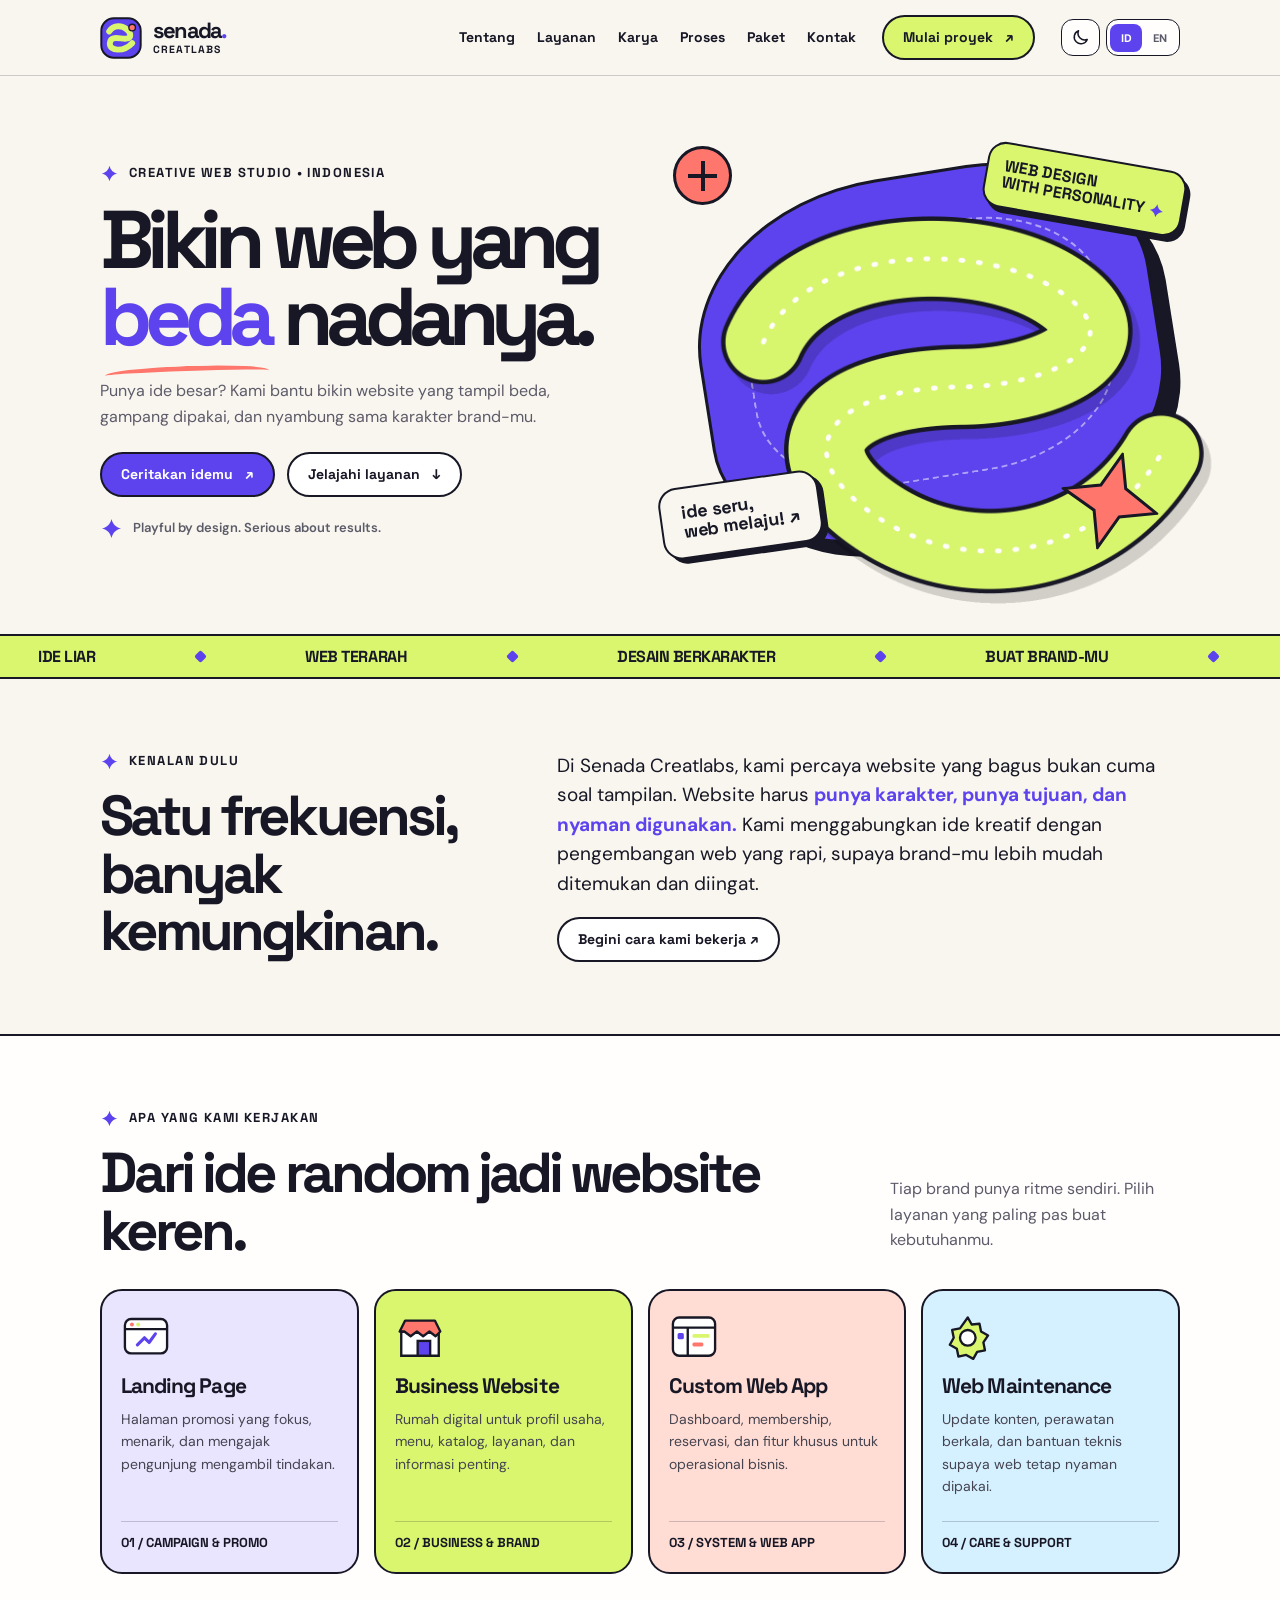
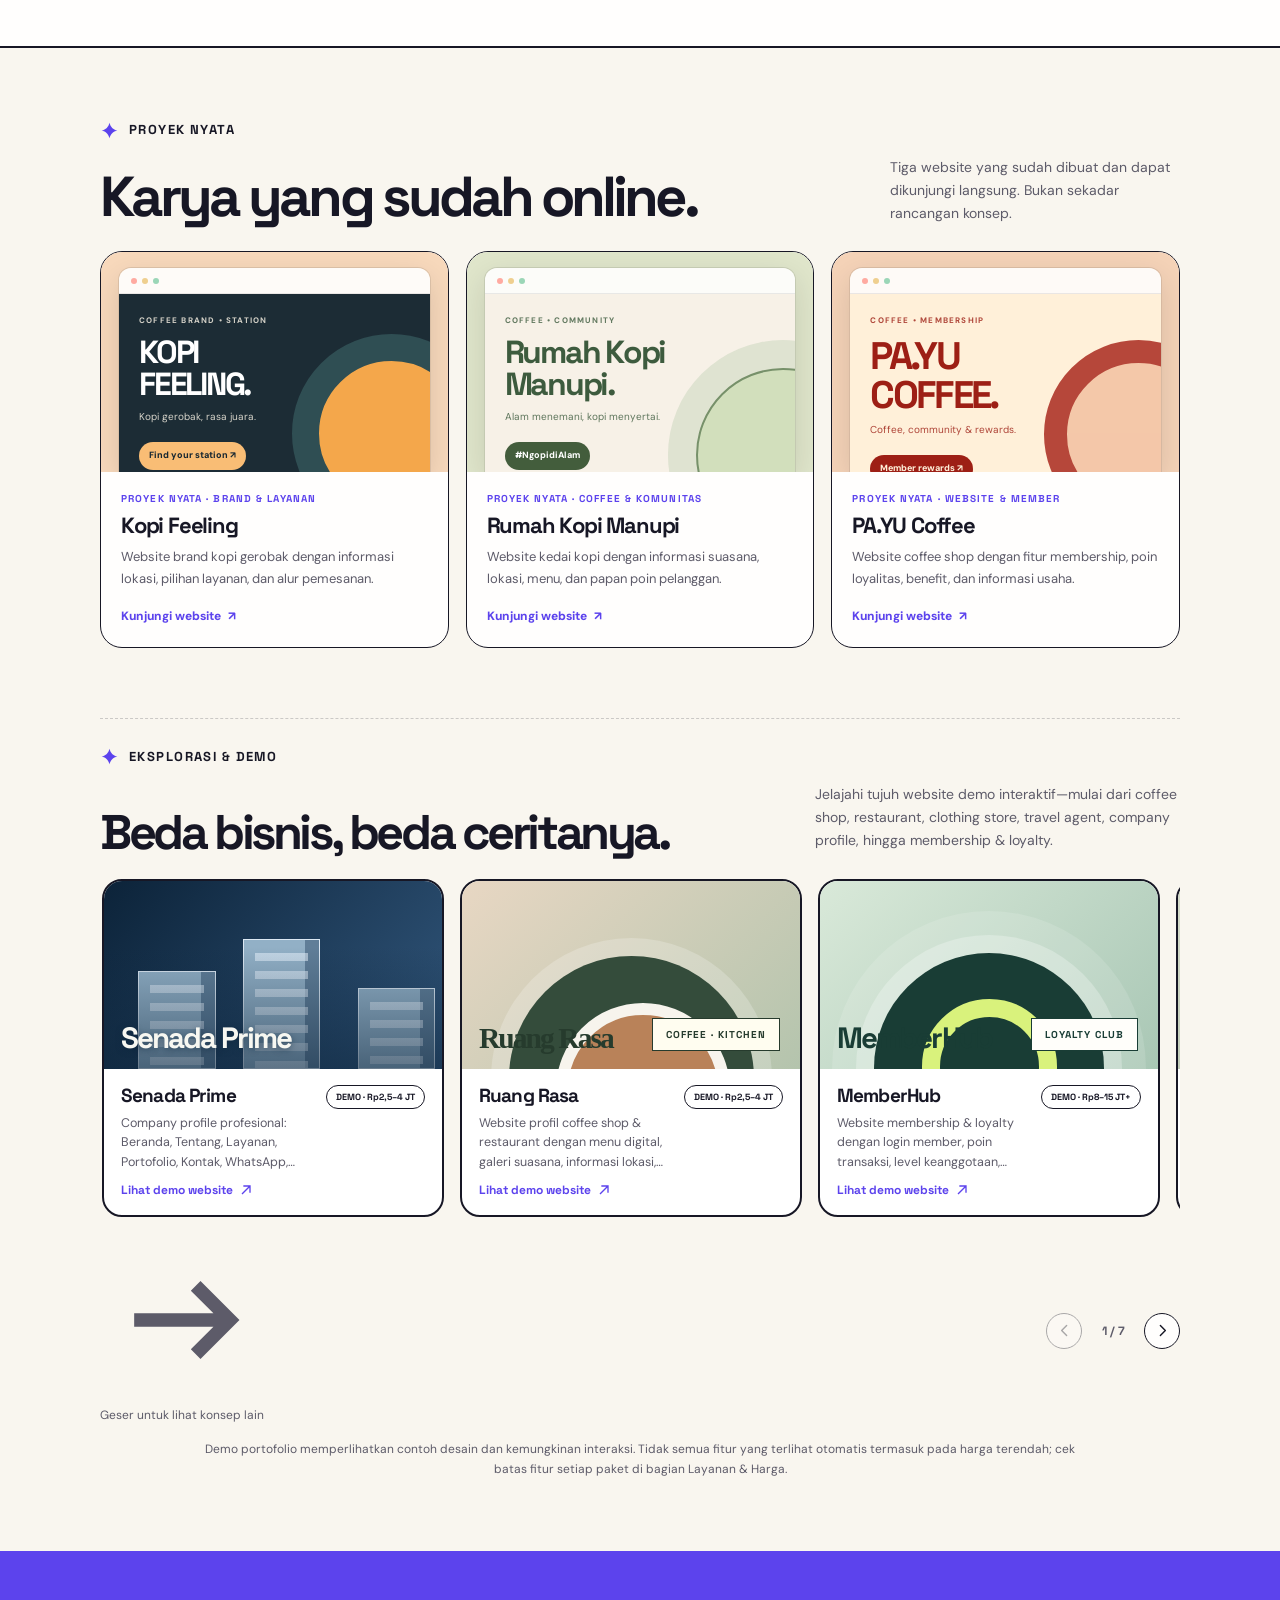
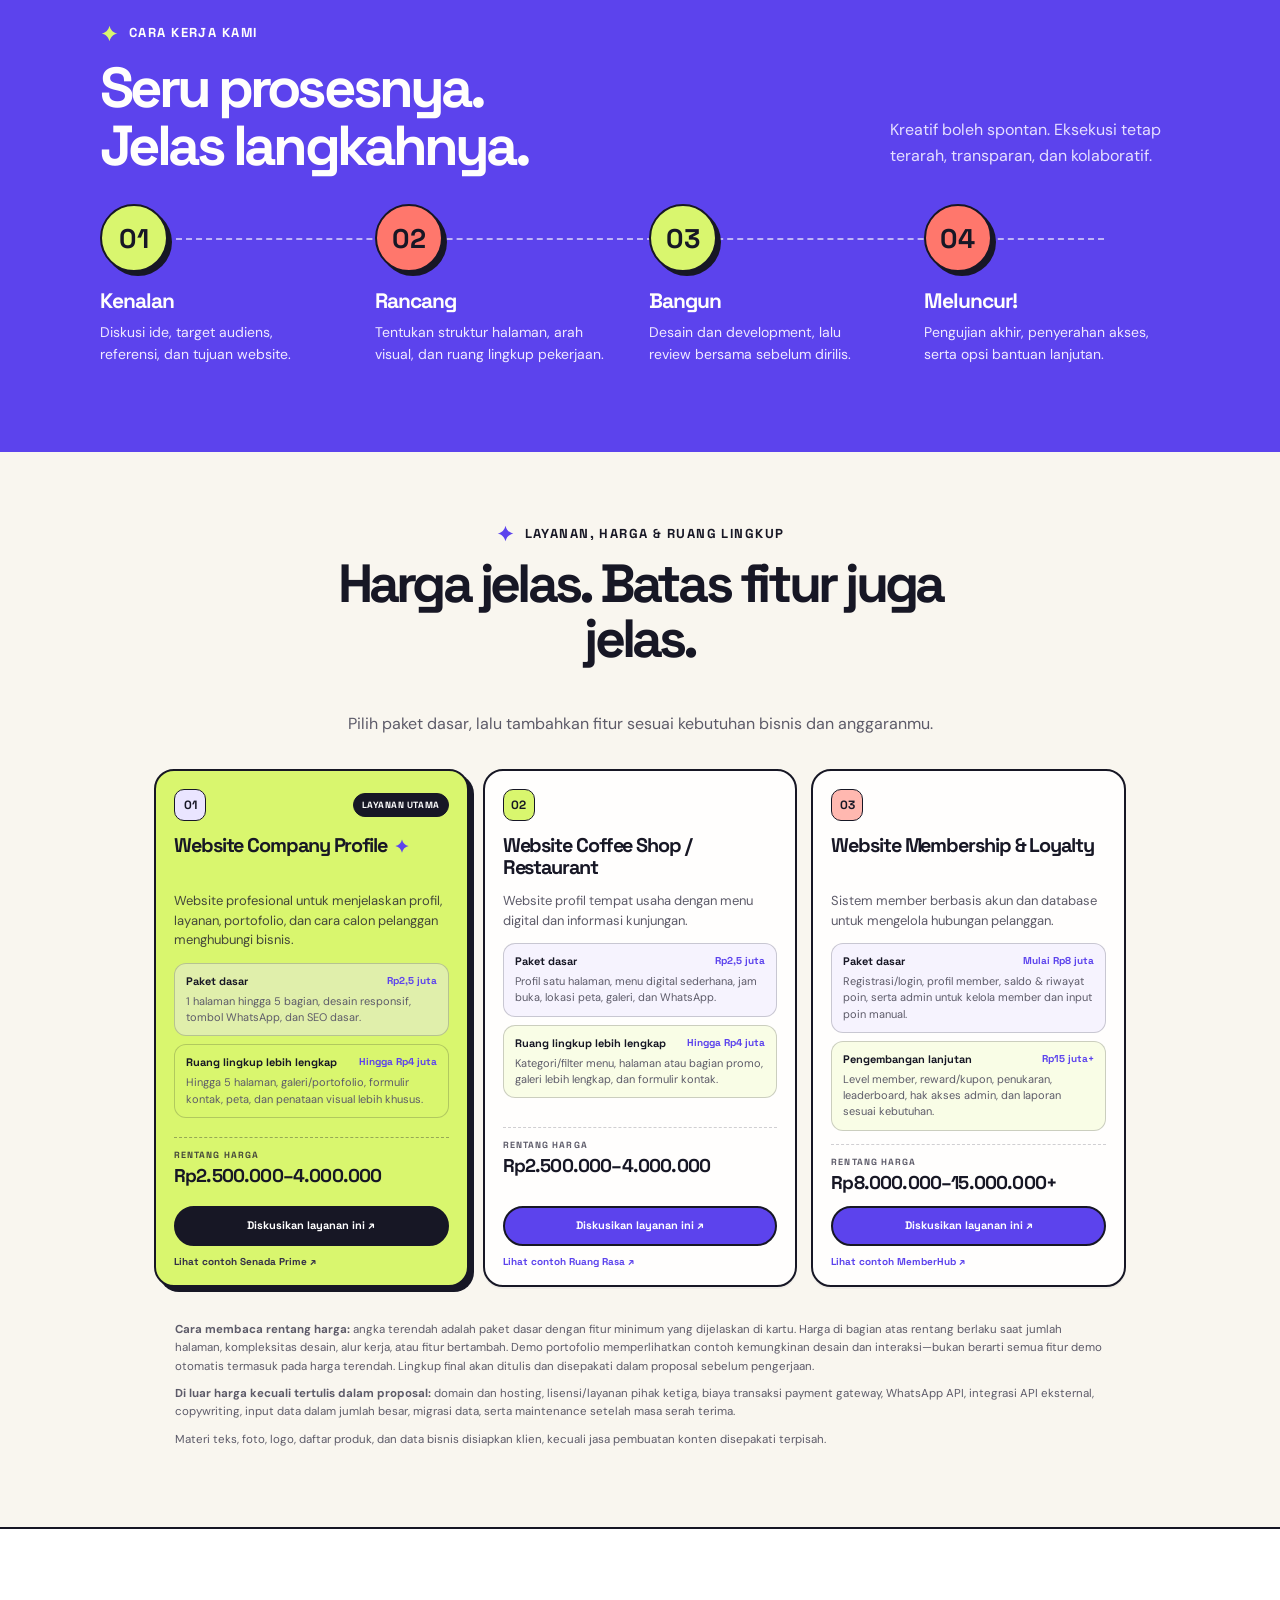
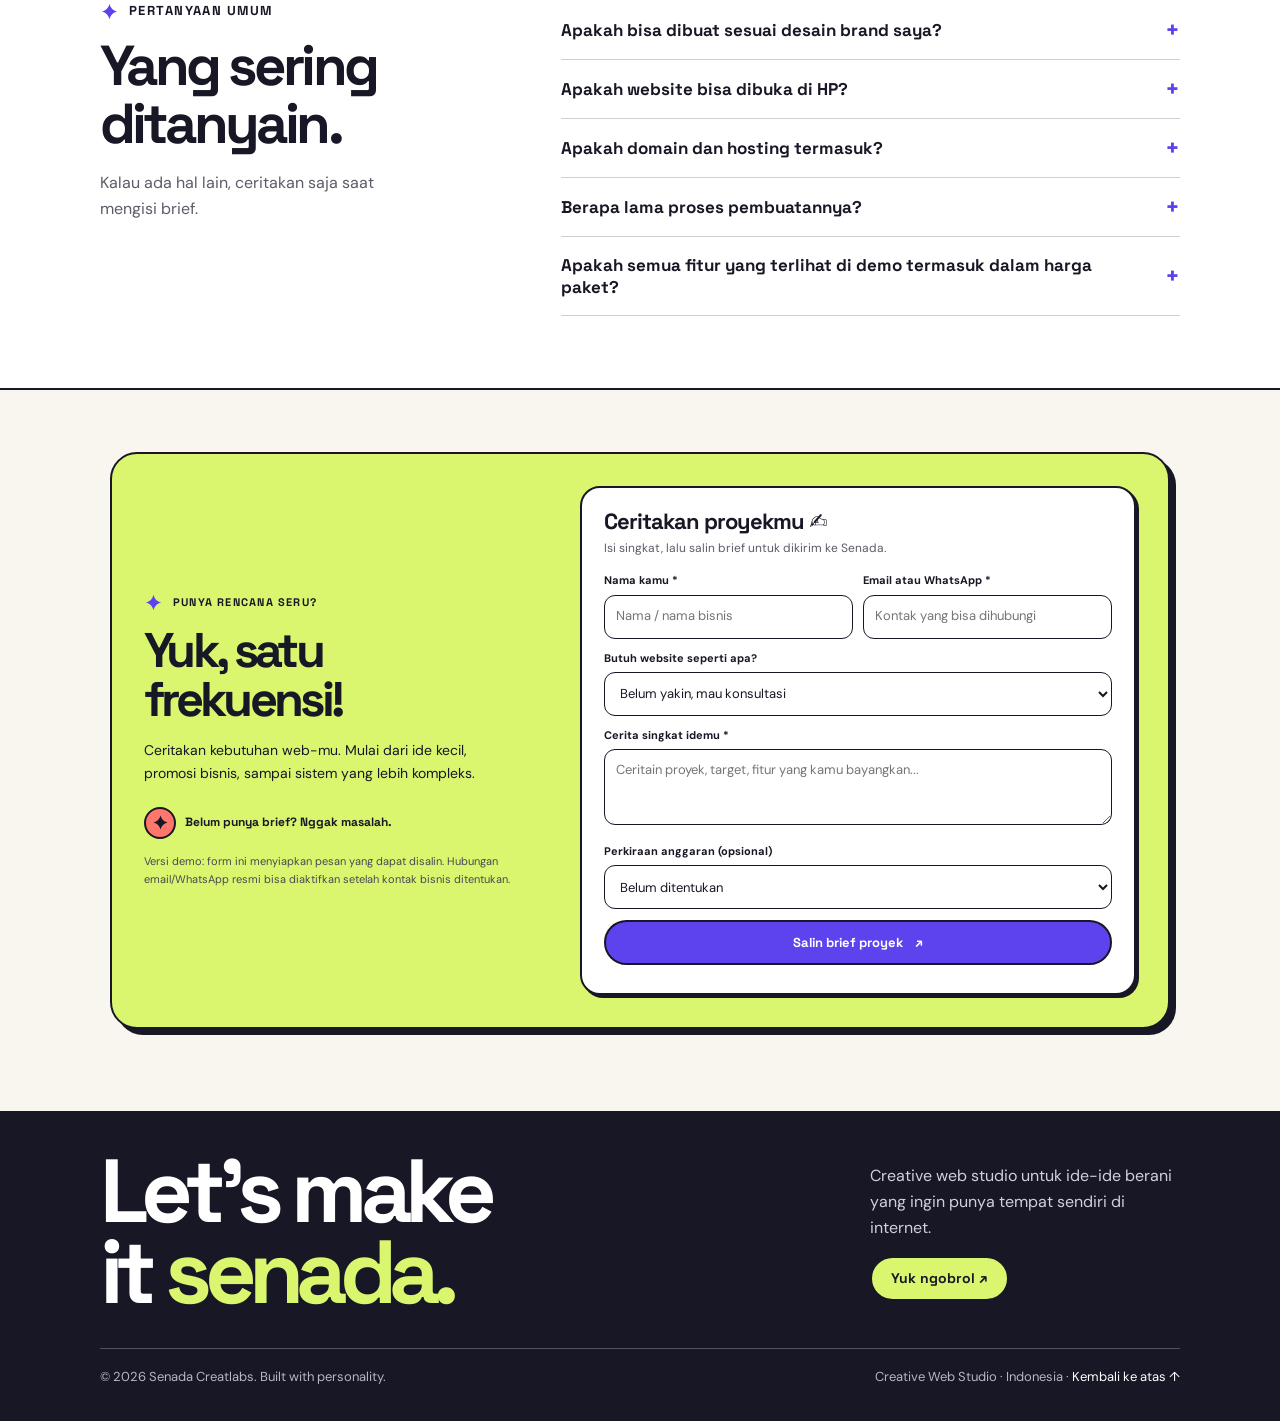
<file: index.html>
<!doctype html>
<html lang="id">
<head>
  <meta charset="utf-8">
  <meta name="viewport" content="width=device-width, initial-scale=1">
  <meta name="theme-color" content="#f9f6ef">
  <script>try{if(localStorage.getItem('senada-theme')==='dark')document.documentElement.dataset.theme='dark'}catch(e){}</script>
  <meta name="description" content="Senada Creatlabs adalah creative web studio yang merancang website berkarakter untuk bisnis, brand, dan ide-ide baru.">
  <title>Senada Creatlabs — Bikin Web yang Beda Nadanya.</title>
  <link rel="icon" type="image/svg+xml" href="favicon.svg">
  <link rel="preconnect" href="https://fonts.googleapis.com">
  <link rel="preconnect" href="https://fonts.gstatic.com" crossorigin>
  <link href="https://fonts.googleapis.com/css2?family=DM+Sans:wght@400;500;600;700&family=Space+Grotesk:wght@400;500;600;700&display=swap" rel="stylesheet">
  <style>
    :root{--ink:#171725;--muted:#5d5b69;--paper:#f9f6ef;--white:#fffefd;--violet:#5c43ed;--lime:#d9f66e;--coral:#ff776c;--lav:#eae5ff;--line:#242334;--border:rgba(23,23,37,.2);--radius:28px;--shadow:8px 8px 0 var(--ink)}
    *{box-sizing:border-box}html{scroll-behavior:smooth;scroll-padding-top:100px}body{margin:0;overflow-x:clip;background:var(--paper);color:var(--ink);font-family:"DM Sans",system-ui,sans-serif;line-height:1.55}button,input,select,textarea{font:inherit}a{color:inherit}button{cursor:pointer}::selection{background:var(--lime);color:var(--ink)}
    .container{width:min(1180px,calc(100% - 44px));margin-inline:auto}.display,h1,h2,h3,.brand,.btn,.pill,.nav-link{font-family:"Space Grotesk",system-ui,sans-serif}h1,h2,h3,p{margin-top:0}h2{font-size:clamp(2.35rem,5vw,4.6rem);line-height:1.02;letter-spacing:-.07em}h3{line-height:1.13;letter-spacing:-.045em}p{line-height:1.7}section{padding:100px 0}.eyebrow{font-family:"Space Grotesk",sans-serif;font-size:13px;text-transform:uppercase;letter-spacing:.11em;font-weight:700;display:flex;align-items:center;gap:10px;margin-bottom:22px}.eyebrow:before{content:"";display:inline-block;width:10px;height:10px;background:var(--coral);border:2px solid var(--ink);border-radius:50%}.muted{color:var(--muted)}
    .site-header{height:87px;position:sticky;top:0;z-index:50;background:rgba(249,246,239,.92);backdrop-filter:blur(16px);border-bottom:1.5px solid var(--border)}.nav-wrap{height:100%;display:flex;align-items:center;justify-content:space-between;gap:26px}.logo{display:inline-flex;gap:11px;align-items:center;text-decoration:none;min-width:max-content}.logo-mark{width:46px;height:46px}.brand{font-weight:700;font-size:24px;letter-spacing:-.08em;line-height:.95}.brand small{display:block;font-size:10.5px;letter-spacing:.11em;font-weight:700;margin-top:4px}.menu{display:flex;gap:30px;align-items:center;margin-left:auto}.nav-link{font-size:14px;font-weight:700;text-decoration:none;transition:color .2s}.nav-link:hover{color:var(--violet)}.header-cta{white-space:nowrap}.nav-toggle{display:none;background:none;border:1.5px solid var(--ink);width:43px;height:43px;border-radius:12px;align-items:center;justify-content:center}.nav-toggle svg{width:24px}
    .btn{border:2px solid var(--ink);background:var(--ink);color:white;padding:14px 22px;display:inline-flex;gap:12px;justify-content:center;align-items:center;border-radius:100px;font-weight:700;font-size:14px;line-height:1.2;text-decoration:none;transition:transform .17s,box-shadow .17s,background .17s;white-space:nowrap}.btn:hover{transform:translate(-3px,-3px);box-shadow:4px 4px 0 var(--ink)}.btn--lime{background:var(--lime);color:var(--ink)}.btn--white{background:white;color:var(--ink)}.btn--violet{background:var(--violet)}.btn svg{width:18px;height:18px;flex:none}.btn:focus-visible,.nav-link:focus-visible,.faq-question:focus-visible,button:focus-visible,a:focus-visible{outline:3px solid var(--coral);outline-offset:4px}
    .hero{padding:85px 0 100px;overflow:hidden}.hero-grid{display:grid;grid-template-columns:1.04fr .96fr;align-items:center;gap:38px;min-height:550px}.hero-copy{position:relative;z-index:2}.hero .eyebrow{margin-bottom:24px}.hero h1{font-family:"Space Grotesk",system-ui,sans-serif;font-size:clamp(4rem,7.45vw,7.5rem);line-height:.94;letter-spacing:-.088em;margin-bottom:30px;max-width:730px}.hero h1 em{font-style:normal;color:var(--violet);position:relative}.hero h1 em:after{content:"";position:absolute;left:3%;right:0;bottom:-11px;height:9px;border-top:5px solid var(--coral);border-radius:50%;transform:rotate(-2deg)}.hero-lead{font-size:18px;max-width:515px;color:var(--muted);margin-bottom:30px}.hero-actions{display:flex;gap:12px;flex-wrap:wrap}.hero-note{margin-top:28px;display:flex;align-items:center;gap:10px;color:#5c5b68;font-size:13px;font-weight:600}.hero-note .star{font-size:23px;color:var(--violet)}
    .art{height:540px;position:relative;isolation:isolate}.art-board{background:var(--violet);width:91%;height:84%;position:absolute;top:8%;left:5%;border-radius:44% 36% 40% 32%;transform:rotate(-9deg);border:3px solid var(--ink);box-shadow:14px 16px 0 var(--ink)}.art-board:before{content:"";position:absolute;inset:14% 10%;border:2px dashed rgba(255,255,255,.5);border-radius:41% 37% 39% 37%}.art-squiggle{position:absolute;width:110%;max-width:555px;top:10%;left:0;filter:drop-shadow(7px 11px 0 rgba(0,0,0,.16));transform:rotate(-5deg)}.art-sticker{position:absolute;border:2.5px solid var(--ink);font-family:"Space Grotesk",system-ui,sans-serif;font-weight:700;line-height:1.05;z-index:2}.sticker-top{top:4%;right:-1%;font-size:19px;background:var(--lime);padding:17px 20px;border-radius:18px;transform:rotate(10deg);box-shadow:5px 5px 0 var(--ink)}.sticker-bottom{left:-3%;bottom:3%;font-size:21px;background:var(--paper);padding:20px 25px;border-radius:19px;transform:rotate(-8deg);box-shadow:5px 5px 0 var(--ink)}.star-doodle{position:absolute;right:4%;bottom:3%;width:100px;z-index:1;transform:rotate(15deg)}.dot-doodle{position:absolute;width:65px;left:-1%;top:1%}
    .ticker{border-block:2px solid var(--ink);background:var(--lime);overflow:hidden;width:100%;padding:15px 0}.ticker-track{display:flex;gap:28px;width:max-content;white-space:nowrap;animation:marquee 24s linear infinite;font:700 19px "Space Grotesk",system-ui,sans-serif}.ticker-track span:not(.sep){letter-spacing:-.03em}.sep{color:var(--violet)}@keyframes marquee{to{transform:translateX(-50%)}}
    .intro-grid{display:grid;grid-template-columns:.4fr .6fr;gap:65px}.intro-grid h2{margin-bottom:0}.intro-grid .intro-text{font-size:22px;line-height:1.65;max-width:720px}.intro-grid .intro-text strong{color:var(--violet)}
    .services{background:var(--white);border-block:2px solid var(--ink)}.section-heading{display:flex;justify-content:space-between;align-items:end;gap:30px;margin-bottom:43px}.section-heading h2{max-width:770px;margin-bottom:0}.section-heading p{max-width:290px;color:var(--muted);margin-bottom:6px}.cards{display:grid;grid-template-columns:repeat(4,minmax(0,1fr));gap:17px}.service-card{padding:26px 23px 25px;border:2px solid var(--ink);border-radius:24px;min-height:335px;display:flex;flex-direction:column;transition:transform .2s}.service-card:hover{transform:translateY(-7px)}.service-card:nth-child(1){background:var(--lav)}.service-card:nth-child(2){background:var(--lime)}.service-card:nth-child(3){background:#ffdcd4}.service-card:nth-child(4){background:#d5f0ff}.service-icon{height:72px;display:flex;align-items:start}.service-icon svg{width:59px;height:59px}.service-card h3{font-size:25px;margin:0 0 14px}.service-card p{font-size:14px;margin-bottom:18px;color:#454450}.service-card .number{margin-top:auto;font:700 13px "Space Grotesk",system-ui,sans-serif;border-top:1.5px solid var(--border);padding-top:17px}
    .work-grid{display:grid;grid-template-columns:1fr 1fr;gap:24px}.work-card{border:2px solid var(--ink);border-radius:26px;overflow:hidden;background:white}.work-art{height:330px;position:relative;overflow:hidden;display:flex;align-items:center;justify-content:center}.work-art--coffee{background:#e9b795}.work-art--coffee:before{content:"";position:absolute;width:330px;height:330px;border-radius:50%;background:#713d2c;top:70px;left:calc(50% - 165px)}.work-art--coffee:after{content:"";position:absolute;width:190px;height:190px;border:28px solid #fbe7c3;background:#a36442;border-radius:50%;top:112px;left:calc(50% - 95px);box-shadow:0 5px 0 #4b2d27}.work-art--coffee .work-overlay{position:absolute;z-index:1;color:#fff2dc;font:700 clamp(3rem,6vw,5rem) "Space Grotesk",system-ui,sans-serif;letter-spacing:-.09em;transform:rotate(-10deg);text-shadow:4px 4px 0 #713d2c}.work-art--beauty{background:#ff9a9b}.work-art--beauty:before{content:"";position:absolute;width:320px;height:420px;background:#fce8cb;border:2px solid var(--ink);border-radius:47% 47% 25% 25%;transform:rotate(-14deg);top:30px}.work-art--beauty:after{content:"◆";font-size:180px;color:var(--violet);position:absolute;transform:rotate(24deg);line-height:1}.work-art--beauty .work-overlay{z-index:1;position:absolute;font:700 66px "Space Grotesk",system-ui,sans-serif;letter-spacing:-.08em;transform:rotate(-10deg);color:var(--ink);bottom:12px;left:22px}.work-caption{display:flex;justify-content:space-between;gap:20px;align-items:start;padding:25px}.work-caption h3{font-size:24px;margin-bottom:8px}.work-caption p{color:var(--muted);font-size:14px;margin-bottom:0}.demo-tag{border:1.5px solid var(--ink);border-radius:99px;padding:6px 10px;font:700 11px "Space Grotesk",system-ui,sans-serif;white-space:nowrap}
    .process{background:var(--violet);color:var(--white);position:relative;overflow:hidden}.process .eyebrow:before{background:var(--lime);border-color:white}.process .section-heading p{color:#e5dfff}.steps{display:grid;grid-template-columns:repeat(4,1fr);gap:22px;position:relative}.steps:before{content:"";position:absolute;top:41px;left:7%;right:7%;border-top:2px dashed rgba(255,255,255,.6)}.step{position:relative;z-index:1}.step-num{width:82px;height:82px;border:2px solid var(--ink);border-radius:50%;display:flex;align-items:center;justify-content:center;font:700 32px "Space Grotesk",system-ui,sans-serif;background:var(--lime);color:var(--ink);margin-bottom:25px;box-shadow:4px 4px 0 var(--ink)}.step:nth-child(even) .step-num{background:var(--coral)}.step h3{font-size:24px;margin-bottom:12px}.step p{font-size:14px;color:#f0eaff;max-width:235px}
    .packages-head{text-align:center;max-width:760px;margin:0 auto 44px}.packages-head .eyebrow{justify-content:center}.packages{display:grid;grid-template-columns:repeat(3,1fr);gap:18px;align-items:stretch}.package{padding:30px 28px;border:2px solid var(--ink);border-radius:26px;background:white;display:flex;flex-direction:column;min-height:420px;position:relative}.package.featured{background:var(--lime);box-shadow:8px 8px 0 var(--ink);transform:translateY(-7px)}.package-type{font:700 13px "Space Grotesk",system-ui,sans-serif;letter-spacing:.12em;text-transform:uppercase;margin-bottom:18px}.package h3{font-size:33px;margin-bottom:13px}.package .desc{font-size:14px;color:#494854;margin-bottom:25px;min-height:52px}.package ul{list-style:none;padding:0;margin:0 0 30px;display:grid;gap:13px}.package li{display:flex;align-items:start;gap:11px;font-size:14px}.package li:before{content:"✓";font-weight:800;color:var(--violet)}.package .btn{margin-top:auto}.package-note{font-size:12px;color:var(--muted);margin-top:21px;text-align:center}
    .faq{background:white;border-block:2px solid var(--ink)}.faq-grid{display:grid;grid-template-columns:.8fr 1.2fr;gap:80px}.faq-grid h2{margin-bottom:18px}.faq-grid .muted{max-width:320px}.faq-item{border-bottom:1.5px solid var(--border)}.faq-question{width:100%;padding:23px 0;background:none;border:0;display:flex;justify-content:space-between;gap:25px;align-items:center;text-align:left;color:var(--ink);font:700 19px "Space Grotesk",system-ui,sans-serif}.faq-question span.icon{font-size:24px;color:var(--violet);line-height:1;transition:transform .2s}.faq-item[open] .faq-question span.icon{transform:rotate(45deg)}.faq-answer{color:var(--muted);font-size:15px;padding:0 28px 17px 0;margin:0}.faq-item summary{list-style:none;cursor:pointer}.faq-item summary::-webkit-details-marker{display:none}
    .contact{padding:90px 0 105px}.contact-panel{background:var(--lime);border:2px solid var(--ink);border-radius:35px;box-shadow:10px 10px 0 var(--ink);display:grid;grid-template-columns:.9fr 1.1fr;gap:52px;padding:55px}.contact-panel h2{font-size:clamp(2.7rem,5vw,5rem);max-width:470px;margin-bottom:23px}.contact-panel p{max-width:390px}.contact-info{display:flex;align-items:center;gap:11px;font:700 14px "Space Grotesk",system-ui,sans-serif;margin-top:35px}.contact-info .circle{width:34px;height:34px;background:var(--coral);border-radius:50%;border:2px solid var(--ink);display:grid;place-items:center}.brief-form{background:white;border:2px solid var(--ink);border-radius:24px;padding:28px;box-shadow:5px 5px 0 var(--ink)}.brief-form h3{font-size:25px;margin-bottom:5px}.brief-form>p{font-size:13px;color:var(--muted);margin-bottom:22px}.form-row{display:grid;grid-template-columns:1fr 1fr;gap:13px}.field{margin-bottom:15px}.field label{font-size:13px;font-weight:700;display:block;margin-bottom:7px}.field input,.field select,.field textarea{width:100%;border:1.5px solid var(--ink);border-radius:12px;padding:12px 13px;color:var(--ink);background:white;outline:none}.field :is(input,select,textarea):focus{box-shadow:0 0 0 3px var(--lav)}.field textarea{resize:vertical;min-height:95px}.brief-form .btn{width:100%}.form-status{font-size:13px;font-weight:600;margin-top:12px;min-height:19px;color:#244a1c}
    footer{background:var(--ink);color:white;padding:55px 0 25px}.footer-top{display:flex;justify-content:space-between;gap:50px;padding-bottom:60px}.footer-top h2{font-size:clamp(3rem,8vw,7.5rem);line-height:.9;letter-spacing:-.085em;margin:0}.footer-top h2 span{color:var(--lime)}.footer-top p{max-width:310px;margin-top:12px;color:#d3d0dd}.footer-bottom{padding-top:25px;border-top:1px solid #52525e;display:flex;justify-content:space-between;flex-wrap:wrap;gap:14px;color:#b8b6c1;font-size:13px}.footer-link{color:white;text-decoration:none}.footer-link:hover{text-decoration:underline}
    @media(max-width:1050px){.cards{grid-template-columns:repeat(2,1fr)}.service-card{min-height:290px}.hero h1{font-size:clamp(3.7rem,7vw,6.2rem)}.art{height:480px}.sticker-top{right:-3%}.packages{gap:12px}.package{padding:25px 20px}}@media(max-width:790px){section{padding:75px 0}.site-header{height:76px}.nav-toggle{display:flex}.menu{display:none;position:absolute;left:0;right:0;top:75px;padding:18px 22px 25px;flex-direction:column;align-items:stretch;background:var(--paper);border-bottom:2px solid var(--ink);gap:3px}.menu.is-open{display:flex}.menu .nav-link{padding:12px 0}.header-cta{display:none}.hero{padding:65px 0}.hero-grid{grid-template-columns:1fr;gap:0}.hero h1{max-width:630px}.hero .hero-lead{max-width:550px}.art{width:min(520px,95%);margin:40px auto 0;height:480px}.intro-grid,.faq-grid{grid-template-columns:1fr;gap:18px}.intro-grid .intro-text{font-size:19px}.steps{grid-template-columns:repeat(2,1fr);row-gap:35px}.steps:before{display:none}.packages{grid-template-columns:1fr;gap:20px}.package{min-height:0}.package .desc{min-height:0}.package.featured{transform:none;box-shadow:6px 6px 0 var(--ink)}.contact-panel{grid-template-columns:1fr;padding:40px;gap:20px}.footer-top{flex-direction:column;gap:18px}.work-art{height:275px}}@media(max-width:580px){.container{width:min(100% - 32px,1180px)}.brand{font-size:21px}.logo-mark{width:41px;height:41px}.hero{padding-top:52px}.hero h1{font-size:clamp(3.5rem,13vw,5rem);letter-spacing:-.085em}.hero-lead{font-size:16px}.hero-actions{align-items:stretch}.hero-actions .btn{flex:1}.art{height:355px;margin-top:23px}.art-board{height:81%}.sticker-top{font-size:13px;padding:12px;top:3%;right:-2%}.sticker-bottom{font-size:15px;padding:12px 15px}.star-doodle{width:70px}.ticker-track{font-size:15px}.section-heading{display:block}.section-heading p{margin-top:17px}.cards,.work-grid,.steps{grid-template-columns:1fr}.service-card{min-height:260px}.work-art{height:255px}.work-caption h3{font-size:20px}.work-caption{padding:19px}.step{display:grid;grid-template-columns:73px 1fr;column-gap:15px}.step-num{width:65px;height:65px;font-size:25px;grid-row:span 2;margin-bottom:0}.step h3{margin:2px 0 6px}.step p{margin-bottom:0}.faq-grid{gap:5px}.contact-panel{padding:22px 19px;box-shadow:6px 6px 0 var(--ink)}.brief-form{padding:20px}.form-row{grid-template-columns:1fr;gap:0}.contact-panel h2{font-size:clamp(2.65rem,12vw,4rem)}.footer-top h2{font-size:clamp(3rem,12vw,6rem)}.footer-bottom{display:block}.footer-bottom p{margin-top:0}.footer-bottom p+p{margin-top:7px}}
    @media(prefers-reduced-motion:reduce){html{scroll-behavior:auto}*,*:before,*:after{animation-duration:.01ms!important;animation-iteration-count:1!important;transition-duration:.01ms!important}}
  </style>
  <link rel="stylesheet" href="compact.css">
  <link rel="stylesheet" href="mobile-experience.css">
  <link rel="stylesheet" href="preferences.css">
  <link rel="stylesheet" href="portfolio-refresh.css?v=20261111-5">
  <!-- Hero illustration is a pre-rendered PNG; no runtime Canvas or SVG compositing. -->
  <link rel="stylesheet" href="real-projects.css?v=2">
  <link rel="stylesheet" href="demo-expansion.css?v=1">
  <link rel="stylesheet" href="demo-card-photos.css?v=2">
  <link rel="stylesheet" href="layout-refinement.css?v=1">
  <link rel="stylesheet" href="pricing-services.css?v=6">
  <script src="real-project-screenshots.js" defer></script>
  <script src="demo-card-photos.js?v=2" defer></script>
  <script src="preferences.js?v=pricing-scope-1" defer></script>
</head>
<body data-page="senada">
  <header class="site-header">
    <div class="container nav-wrap">
      <a href="#home" class="logo" aria-label="Senada Creatlabs, beranda">
        <svg class="logo-mark" viewBox="0 0 64 64" role="img" aria-label="Logo Senada"><rect x="2" y="2" width="60" height="60" rx="19" fill="#5c43ed" stroke="#171725" stroke-width="3"/><path d="M14 22c7-11 20-9 27-3s7 13-1 14c-9 1-24-6-25 7-1 12 21 14 34 0" fill="none" stroke="#d9f66e" stroke-width="9" stroke-linecap="round"/><circle cx="49" cy="16" r="5" fill="#ff776c" stroke="#171725" stroke-width="2"/></svg>
        <span class="brand">senada<span style="color:var(--violet)">.</span><small>CREATLABS</small></span>
      </a>
      <nav id="main-menu" class="menu" aria-label="Navigasi utama">
        <a class="nav-link" href="#about">Tentang</a><a class="nav-link" href="#services">Layanan</a><a class="nav-link" href="#work">Karya</a><a class="nav-link" href="#process">Proses</a><a class="nav-link" href="#packages">Paket</a><a class="nav-link" href="#contact">Kontak</a>
      </nav>
      <a class="btn btn--lime header-cta" href="#contact">Mulai proyek <span aria-hidden="true">↗</span></a>
      <div class="preference-controls" role="group" aria-label="Tampilan dan bahasa">
        <button class="preference-theme" type="button" data-theme-toggle aria-label="Aktifkan mode gelap" title="Aktifkan mode gelap" aria-pressed="false">
          <svg class="moon-icon" viewBox="0 0 24 24" aria-hidden="true"><path d="M20.5 14.5A8.5 8.5 0 0 1 9.5 3.5a8.5 8.5 0 1 0 11 11Z"/></svg>
          <svg class="sun-icon" viewBox="0 0 24 24" aria-hidden="true"><circle cx="12" cy="12" r="4"/><path d="M12 2v2m0 16v2M4.9 4.9l1.4 1.4m11.4 11.4 1.4 1.4M2 12h2m16 0h2M4.9 19.1l1.4-1.4M17.7 6.3l1.4-1.4"/></svg>
        </button>
        <div class="preference-lang" role="group" aria-label="Bahasa">
          <button type="button" data-language="id" aria-pressed="true">ID</button>
          <button type="button" data-language="en" aria-pressed="false">EN</button>
        </div>
      </div>
      <a class="mobile-header-cta" href="#contact" aria-label="Mulai proyek dengan Senada Creatlabs">Konsultasi ↗</a>
    </div>
  </header>
  <main>
    <section class="hero" id="home">
      <div class="container hero-grid">
        <div class="hero-copy">
          <div class="eyebrow">Creative web studio • Indonesia</div>
          <h1>Bikin web yang <em>beda</em> nadanya.</h1>
          <p class="hero-lead">Punya ide besar? Kami bantu bikin website yang tampil beda, gampang dipakai, dan nyambung sama karakter brand-mu.</p>
          <div class="hero-actions"><a class="btn btn--violet" href="#contact">Ceritakan idemu <span>↗</span></a><a class="btn btn--white" href="#services">Jelajahi layanan <span>↓</span></a></div>
          <div class="hero-note"><span class="spark-icon" aria-hidden="true"></span> Playful by design. Serious about results.</div>
        </div>
        <div class="art" aria-hidden="true">
          <div class="art-board"></div>
          <img class="art-squiggle" src="hero-illustration-fixed.png?v=4" alt="" width="570" height="500" draggable="false">
          <div class="art-sticker sticker-top">WEB DESIGN<br>WITH PERSONALITY <span class="spark-icon spark-icon--sm" aria-hidden="true"></span></div>
          <div class="art-sticker sticker-bottom">ide seru,<br>web melaju! ↗</div>
          <svg class="star-doodle" viewBox="0 0 100 100"><path d="M50 2 62 34 98 50 63 63 50 98 37 63 2 50 37 37Z" fill="#ff776c" stroke="#171725" stroke-width="3"/></svg>
          <svg class="dot-doodle" viewBox="0 0 65 65"><circle cx="32.5" cy="32.5" r="28" fill="#ff776c" stroke="#171725" stroke-width="3"/><path d="M18 33h29M33 18v30" stroke="#171725" stroke-width="4"/></svg>
        </div>
      </div>
    </section>
    <div class="ticker" aria-label="Branding kreatif, website berkarakter, pengalaman digital menyenangkan">
      <div class="ticker-track" aria-hidden="true">
        <div class="ticker-run"><span>IDE LIAR</span><span class="sep spark-icon" aria-hidden="true"></span><span>WEB TERARAH</span><span class="sep spark-icon" aria-hidden="true"></span><span>DESAIN BERKARAKTER</span><span class="sep spark-icon" aria-hidden="true"></span><span>BUAT BRAND-MU</span><span class="sep spark-icon" aria-hidden="true"></span></div>
        <div class="ticker-run"><span>IDE LIAR</span><span class="sep spark-icon" aria-hidden="true"></span><span>WEB TERARAH</span><span class="sep spark-icon" aria-hidden="true"></span><span>DESAIN BERKARAKTER</span><span class="sep spark-icon" aria-hidden="true"></span><span>BUAT BRAND-MU</span><span class="sep spark-icon" aria-hidden="true"></span></div>
      </div>
    </div>
    <section id="about"><div class="container intro-grid"><div><div class="eyebrow">Kenalan dulu</div><h2>Satu frekuensi, banyak kemungkinan.</h2></div><div><p class="intro-text">Di Senada Creatlabs, kami percaya website yang bagus bukan cuma soal tampilan. Website harus <strong>punya karakter, punya tujuan, dan nyaman digunakan.</strong> Kami menggabungkan ide kreatif dengan pengembangan web yang rapi, supaya brand-mu lebih mudah ditemukan dan diingat.</p><a class="btn btn--white" href="#process">Begini cara kami bekerja ↗</a></div></div></section>
    <section class="services" id="services"><div class="container"><div class="eyebrow">Apa yang kami kerjakan</div><div class="section-heading"><h2>Dari ide random jadi website keren.</h2><p>Tiap brand punya ritme sendiri. Pilih layanan yang paling pas buat kebutuhanmu.</p></div><div class="cards">
      <article class="service-card"><div class="service-icon"><svg viewBox="0 0 64 64" fill="none"><rect x="5" y="9" width="54" height="44" rx="8" fill="#fff" stroke="#171725" stroke-width="3"/><path d="M6 22h52" stroke="#171725" stroke-width="3"/><circle cx="14" cy="16" r="2.5" fill="#ff776c"/><circle cx="22" cy="16" r="2.5" fill="#d9f66e"/><path d="m21 42 9-9 6 6 8-11" stroke="#5c43ed" stroke-width="4" stroke-linecap="round" stroke-linejoin="round"/></svg></div><h3>Landing Page</h3><p>Halaman promosi yang fokus, menarik, dan mengajak pengunjung mengambil tindakan.</p><div class="number">01 / CAMPAIGN & PROMO</div></article>
      <article class="service-card"><div class="service-icon"><svg viewBox="0 0 64 64" fill="none"><path d="M8 25h48v31H8z" fill="#fff" stroke="#171725" stroke-width="3"/><path d="m6 25 7-14h38l7 14-6 6-8-6-8 6-8-6-8 6-8-6z" fill="#ff776c" stroke="#171725" stroke-width="3" stroke-linejoin="round"/><rect x="29" y="37" width="16" height="19" fill="#5c43ed" stroke="#171725" stroke-width="3"/></svg></div><h3>Business Website</h3><p>Rumah digital untuk profil usaha, menu, katalog, layanan, dan informasi penting.</p><div class="number">02 / BUSINESS & BRAND</div></article>
      <article class="service-card"><div class="service-icon"><svg viewBox="0 0 64 64" fill="none"><rect x="5" y="7" width="54" height="49" rx="8" fill="#fff" stroke="#171725" stroke-width="3"/><path d="M5 20h54M24 20v36" stroke="#171725" stroke-width="3"/><rect x="11" y="27" width="8" height="8" rx="2" fill="#5c43ed"/><rect x="30" y="28" width="22" height="5" rx="2" fill="#d9f66e"/><rect x="30" y="39" width="14" height="5" rx="2" fill="#ff776c"/></svg></div><h3>Custom Web App</h3><p>Dashboard, membership, reservasi, dan fitur khusus untuk operasional bisnis.</p><div class="number">03 / SYSTEM & WEB APP</div></article>
      <article class="service-card"><div class="service-icon"><svg viewBox="0 0 64 64" fill="none"><path d="M33 7 38 16l10-1 2 10 9 5-6 9 2 10-10 2-5 9-9-5-10 2-2-10-9-5 5-9-2-10 10-2z" fill="#d9f66e" stroke="#171725" stroke-width="3" stroke-linejoin="round"/><circle cx="33" cy="33" r="10" fill="#fff" stroke="#171725" stroke-width="3"/></svg></div><h3>Web Maintenance</h3><p>Update konten, perawatan berkala, dan bantuan teknis supaya web tetap nyaman dipakai.</p><div class="number">04 / CARE & SUPPORT</div></article>
    </div></div></section>
    <section id="work"><div class="container">
      <div class="real-projects">
        <div class="eyebrow">Proyek Nyata</div>
        <div class="real-heading">
          <h2>Karya yang sudah online.</h2>
          <p>Tiga website yang sudah dibuat dan dapat dikunjungi langsung. Bukan sekadar rancangan konsep.</p>
        </div>
        <div class="real-project-grid" role="region" aria-label="Kumpulan tiga website proyek nyata" tabindex="0">
          <a class="real-card" href="https://www.kopifeeling.com/" target="_blank" rel="noopener noreferrer" aria-label="Kunjungi Kopi Feeling, buka situs eksternal di tab baru">
            <div class="real-preview site-feeling" aria-hidden="true"><img class="real-site-screenshot" data-screenshot-url="https://www.kopifeeling.com/" alt="" loading="lazy" decoding="async"><div class="real-browser"><div class="real-browser-head"><i></i><i></i><i></i></div><div class="real-browser-screen"><span class="preview-kicker">COFFEE BRAND • STATION</span><strong class="preview-title">KOPI<br>FEELING.</strong><span class="preview-sub">Kopi gerobak, rasa juara.</span><span class="preview-pill">Find your station ↗</span></div></div></div>
            <div class="real-card-content"><span class="real-meta">Proyek Nyata · Brand & Layanan</span><h3>Kopi Feeling</h3><p>Website brand kopi gerobak dengan informasi lokasi, pilihan layanan, dan alur pemesanan.</p><span class="real-project-link">Kunjungi website <span aria-hidden="true">↗</span></span></div>
          </a>
          <a class="real-card" href="https://kopimanupi.com/" target="_blank" rel="noopener noreferrer" aria-label="Kunjungi Rumah Kopi Manupi, buka situs eksternal di tab baru">
            <div class="real-preview site-manupi" aria-hidden="true"><img class="real-site-screenshot" data-screenshot-url="https://kopimanupi.com/" alt="" loading="lazy" decoding="async"><div class="real-browser"><div class="real-browser-head"><i></i><i></i><i></i></div><div class="real-browser-screen"><span class="preview-kicker">COFFEE • COMMUNITY</span><strong class="preview-title">Rumah Kopi<br>Manupi.</strong><span class="preview-sub">Alam menemani, kopi menyertai.</span><span class="preview-pill">#NgopidiAlam</span></div></div></div>
            <div class="real-card-content"><span class="real-meta">Proyek Nyata · Coffee & Komunitas</span><h3>Rumah Kopi Manupi</h3><p>Website kedai kopi dengan informasi suasana, lokasi, menu, dan papan poin pelanggan.</p><span class="real-project-link">Kunjungi website <span aria-hidden="true">↗</span></span></div>
          </a>
          <a class="real-card" href="https://payucoffee.com/" target="_blank" rel="noopener noreferrer" aria-label="Kunjungi PA.YU Coffee, buka situs eksternal di tab baru">
            <div class="real-preview site-payu" aria-hidden="true"><img class="real-site-screenshot" data-screenshot-url="https://payucoffee.com/" alt="" loading="lazy" decoding="async"><div class="real-browser"><div class="real-browser-head"><i></i><i></i><i></i></div><div class="real-browser-screen"><span class="preview-kicker">COFFEE • MEMBERSHIP</span><strong class="preview-title">PA.YU<br>COFFEE.</strong><span class="preview-sub">Coffee, community & rewards.</span><span class="preview-pill">Member rewards ↗</span></div></div></div>
            <div class="real-card-content"><span class="real-meta">Proyek Nyata · Website & Member</span><h3>PA.YU Coffee</h3><p>Website coffee shop dengan fitur membership, poin loyalitas, benefit, dan informasi usaha.</p><span class="real-project-link">Kunjungi website <span aria-hidden="true">↗</span></span></div>
          </a>
        </div>
        <p class="real-mobile-hint"><span aria-hidden="true">↔</span> Geser untuk melihat proyek lainnya</p>
      </div>
      <div class="demo-head">
        <div class="eyebrow">Eksplorasi & Demo</div>
        <div class="section-heading"><h2>Beda bisnis, beda ceritanya.</h2><p>Jelajahi tujuh website demo interaktif—mulai dari coffee shop, restaurant, clothing store, travel agent, company profile, hingga membership & loyalty.</p></div>
      </div><div class="work-grid" id="work-slider" role="region" aria-roledescription="carousel" aria-label="Geser untuk melihat tujuh konsep website" tabindex="0">
      <a class="work-card work-card-link" href="demos/senada-prime.html" aria-label="Buka demo Senada Prime — company profile Rp2,5–4 juta"><div class="work-art work-art--company" aria-hidden="true"><span class="work-overlay">Senada Prime</span><span class="tower tower--one"></span><span class="tower tower--two"></span><span class="tower tower--three"></span></div><div class="work-caption"><div><h3>Senada Prime</h3><p>Company profile profesional: Beranda, Tentang, Layanan, Portofolio, Kontak, WhatsApp, peta, formulir sederhana, desain responsif, dan SEO dasar.</p><span class="work-cta">Lihat demo website <svg viewBox="0 0 24 24" aria-hidden="true" fill="none" stroke="currentColor" stroke-width="2"><path d="M6 18 18 6M8 6h10v10"/></svg></span></div><span class="demo-tag">DEMO · Rp2,5–4 JT</span></div></a>
      <a class="work-card work-card-link" href="demos/senada-table.html" aria-label="Buka demo Ruang Rasa — coffee shop dan restaurant Rp2,5–4 juta"><div class="work-art work-art--restaurant" aria-hidden="true"><span class="work-overlay">Ruang Rasa</span><span class="restaurant-caption">COFFEE · KITCHEN</span></div><div class="work-caption"><div><h3>Ruang Rasa</h3><p>Website profil coffee shop &amp; restaurant dengan menu digital, galeri suasana, informasi lokasi, jam operasional, dan tombol kontak.</p><span class="work-cta">Lihat demo website <svg viewBox="0 0 24 24" aria-hidden="true" fill="none" stroke="currentColor" stroke-width="2"><path d="M6 18 18 6M8 6h10v10"/></svg></span></div><span class="demo-tag">DEMO · Rp2,5–4 JT</span></div></a>
      <a class="work-card work-card-link" href="demos/senada-memberhub.html" aria-label="Buka demo MemberHub — membership dan loyalty Rp8–15 juta ke atas"><div class="work-art work-art--memberhub" aria-hidden="true"><span class="memberhub-orbit"></span><span class="work-overlay">MemberHub</span><span class="memberhub-chip">LOYALTY CLUB</span></div><div class="work-caption"><div><h3>MemberHub</h3><p>Website membership &amp; loyalty dengan login member, poin transaksi, level keanggotaan, reward, leaderboard, dan dashboard admin interaktif.</p><span class="work-cta">Lihat demo website <svg viewBox="0 0 24 24" aria-hidden="true" fill="none" stroke="currentColor" stroke-width="2"><path d="M6 18 18 6M8 6h10v10"/></svg></span></div><span class="demo-tag">DEMO · Rp8–15 JT+</span></div></a>
      <a class="work-card work-card-link" href="demos/senada-supply.html" aria-label="Buka demo online store Senada Supply"><div class="work-art work-art--supply" aria-hidden="true"><span class="work-overlay">Senada Supply</span><svg class="preview-garment" viewBox="0 0 180 190" fill="none"><path d="M47 29 70 18l20 9 20-9 23 11 28 32-24 25-17-17-4 98H64L60 69 43 86 19 61Z" fill="#5f7560" stroke="#273a2c" stroke-width="5" stroke-linejoin="round"/><path d="M71 19q18 30 38 0" stroke="#d7e6ce" stroke-width="4"/><path d="M68 147h47" stroke="#afc3a8" stroke-width="3"/><text x="91" y="107" text-anchor="middle" fill="#e5f0db" font-family="sans-serif" font-size="13" font-weight="bold">S/S</text></svg></div><div class="work-caption"><div><h3>Senada Supply</h3><p>Contoh online store fashion dengan katalog, pencarian dan filter, detail produk, pilihan varian, wishlist, keranjang, serta checkout simulasi.</p><span class="work-cta">Lihat demo online store <svg viewBox="0 0 24 24" aria-hidden="true" fill="none" stroke="currentColor" stroke-width="2"><path d="M6 18 18 6M8 6h10v10"/></svg></span></div><span class="demo-tag">DEMO · Rp4,5–8 JT</span></div></a>

      <a class="work-card work-card-link" href="demos/senada-journey.html" aria-label="Buka demo Senada Journey — Website Travel & Booking Rp2–4 juta"><div class="work-art work-art--journey" aria-hidden="true"><span class="work-overlay">Senada Journey</span><span class="preview-wave"></span></div><div class="work-caption"><div><h3>Senada Journey</h3><p>Website Travel &amp; Booking dengan katalog paket wisata, pencarian destinasi, itinerary, estimasi biaya, dan formulir reservasi simulasi.</p><span class="work-cta">Lihat demo website <svg viewBox="0 0 24 24" aria-hidden="true" fill="none" stroke="currentColor" stroke-width="2"><path d="M6 18 18 6M8 6h10v10"/></svg></span></div><span class="demo-tag">DEMO · Rp3,5–6 JT</span></div></a>
      <a class="work-card work-card-link" href="demos/senada-coffee.html"><div class="work-art work-art--coffee" aria-hidden="true"><span class="work-overlay">Senada Coffee</span></div><div class="work-caption"><div><h3>Senada Coffee</h3><p>Contoh website pemesanan coffee shop dengan katalog, keranjang, checkout, dan QR pembayaran fiktif.</p><span class="work-cta">Lihat demo website <svg viewBox="0 0 24 24" aria-hidden="true" fill="none" stroke="currentColor" stroke-width="2"><path d="M6 18 18 6M8 6h10v10"/></svg></span></div><span class="demo-tag">DEMO</span></div></a>
      <a class="work-card work-card-link" href="demos/senada-bloom.html"><div class="work-art work-art--lifestyle" aria-hidden="true"><span class="work-overlay">Senada Bloom</span></div><div class="work-caption"><div><h3>Senada Bloom</h3><p>Contoh website lifestyle &amp; beauty dengan warna ekspresif, katalog produk, dan storytelling visual.</p><span class="work-cta">Lihat demo website <svg viewBox="0 0 24 24" aria-hidden="true" fill="none" stroke="currentColor" stroke-width="2"><path d="M6 18 18 6M8 6h10v10"/></svg></span></div><span class="demo-tag">DEMO</span></div></a>
    </div><div class="slider-controls" data-slider-target="work-slider"><span class="swipe-hint"><svg viewBox="0 0 24 24" fill="none" stroke="currentColor" stroke-width="2" aria-hidden="true"><path d="M5 12h14m-5-5 5 5-5 5"/></svg>Geser untuk lihat konsep lain</span><div class="slider-actions"><button class="slide-arrow" type="button" data-direction="-1" aria-label="konsep sebelumnya"><svg viewBox="0 0 24 24"><path d="m15 5-7 7 7 7"/></svg></button><span class="slide-count" aria-live="polite">1 / 7</span><button class="slide-arrow" type="button" data-direction="1" aria-label="konsep berikutnya"><svg viewBox="0 0 24 24"><path d="m9 5 7 7-7 7"/></svg></button></div></div><p class="work-demo-note">Demo portofolio memperlihatkan contoh desain dan kemungkinan interaksi. Tidak semua fitur yang terlihat otomatis termasuk pada harga terendah; cek batas fitur setiap paket di bagian Layanan &amp; Harga.</p></div></section>
    <section class="process" id="process"><div class="container"><div class="eyebrow">Cara kerja kami</div><div class="section-heading"><h2>Seru prosesnya.<br>Jelas langkahnya.</h2><p>Kreatif boleh spontan. Eksekusi tetap terarah, transparan, dan kolaboratif.</p></div><div class="steps">
      <div class="step"><div class="step-num">01</div><h3>Kenalan</h3><p>Diskusi ide, target audiens, referensi, dan tujuan website.</p></div><div class="step"><div class="step-num">02</div><h3>Rancang</h3><p>Tentukan struktur halaman, arah visual, dan ruang lingkup pekerjaan.</p></div><div class="step"><div class="step-num">03</div><h3>Bangun</h3><p>Desain dan development, lalu review bersama sebelum dirilis.</p></div><div class="step"><div class="step-num">04</div><h3>Meluncur!</h3><p>Pengujian akhir, penyerahan akses, serta opsi bantuan lanjutan.</p></div>
    </div></div></section>
    <section id="packages"><div class="container"><div class="packages-head"><div class="eyebrow">Layanan, harga & ruang lingkup</div><h2>Harga jelas. Batas fitur juga jelas.</h2><p class="muted">Pilih paket dasar, lalu tambahkan fitur sesuai kebutuhan bisnis dan anggaranmu.</p></div><div class="packages service-price-grid" id="package-slider" role="region" aria-roledescription="carousel" aria-label="Paket layanan website" tabindex="0">
      <article class="package service-price-card is-priority"><div class="service-price-top"><span class="service-index">01</span><span class="service-priority">Layanan utama</span></div><h3>Website Company Profile <span class="spark-icon spark-icon--sm" aria-hidden="true"></span></h3><p class="desc">Website profesional untuk menjelaskan profil, layanan, portofolio, dan cara calon pelanggan menghubungi bisnis.</p><div class="price-scope"><div class="scope-tier"><div class="scope-tier-head"><strong>Paket dasar</strong><span>Rp2,5 juta</span></div><p>1 halaman hingga 5 bagian, desain responsif, tombol WhatsApp, dan SEO dasar.</p></div><div class="scope-tier scope-tier--plus"><div class="scope-tier-head"><strong>Ruang lingkup lebih lengkap</strong><span>Hingga Rp4 juta</span></div><p>Hingga 5 halaman, galeri/portofolio, formulir kontak, peta, dan penataan visual lebih khusus.</p></div></div><div class="service-price-bottom"><span class="service-price-label">Rentang harga</span><strong class="service-price-value">Rp2.500.000–4.000.000</strong></div><a class="btn" href="#contact" data-package="Website Company Profile" data-price="Rp2.500.000–4.000.000">Diskusikan layanan ini ↗</a><a class="package-example-link" href="demos/senada-prime.html">Lihat contoh Senada Prime ↗</a></article>
      <article class="package service-price-card"><div class="service-price-top"><span class="service-index">02</span></div><h3>Website Coffee Shop / Restaurant</h3><p class="desc">Website profil tempat usaha dengan menu digital dan informasi kunjungan.</p><div class="price-scope"><div class="scope-tier"><div class="scope-tier-head"><strong>Paket dasar</strong><span>Rp2,5 juta</span></div><p>Profil satu halaman, menu digital sederhana, jam buka, lokasi peta, galeri, dan WhatsApp.</p></div><div class="scope-tier scope-tier--plus"><div class="scope-tier-head"><strong>Ruang lingkup lebih lengkap</strong><span>Hingga Rp4 juta</span></div><p>Kategori/filter menu, halaman atau bagian promo, galeri lebih lengkap, dan formulir kontak.</p></div></div><div class="service-price-bottom"><span class="service-price-label">Rentang harga</span><strong class="service-price-value">Rp2.500.000–4.000.000</strong></div><a class="btn" href="#contact" data-package="Website Coffee Shop / Restaurant" data-price="Rp2.500.000–4.000.000">Diskusikan layanan ini ↗</a><a class="package-example-link" href="demos/senada-table.html">Lihat contoh Ruang Rasa ↗</a></article>
      <article class="package service-price-card"><div class="service-price-top"><span class="service-index">03</span></div><h3>Website Membership & Loyalty</h3><p class="desc">Sistem member berbasis akun dan database untuk mengelola hubungan pelanggan.</p><div class="price-scope"><div class="scope-tier"><div class="scope-tier-head"><strong>Paket dasar</strong><span>Mulai Rp8 juta</span></div><p>Registrasi/login, profil member, saldo &amp; riwayat poin, serta admin untuk kelola member dan input poin manual.</p></div><div class="scope-tier scope-tier--plus"><div class="scope-tier-head"><strong>Pengembangan lanjutan</strong><span>Rp15 juta+</span></div><p>Level member, reward/kupon, penukaran, leaderboard, hak akses admin, dan laporan sesuai kebutuhan.</p></div></div><div class="service-price-bottom"><span class="service-price-label">Rentang harga</span><strong class="service-price-value">Rp8.000.000–15.000.000+</strong></div><a class="btn" href="#contact" data-package="Website Membership & Loyalty" data-price="Rp8.000.000–15.000.000+">Diskusikan layanan ini ↗</a><a class="package-example-link" href="demos/senada-memberhub.html">Lihat contoh MemberHub ↗</a></article>
      <article class="package service-price-card"><div class="service-price-top"><span class="service-index">04</span></div><h3>Website Toko Online</h3><p class="desc">Katalog produk dan alur permintaan pesanan untuk mulai menjual secara online.</p><div class="price-scope"><div class="scope-tier"><div class="scope-tier-head"><strong>Paket dasar</strong><span>Mulai Rp4,5 juta</span></div><p>Katalog, kategori, detail produk, keranjang sederhana, dan checkout melalui WhatsApp/formulir.</p></div><div class="scope-tier scope-tier--plus"><div class="scope-tier-head"><strong>Ruang lingkup lebih lengkap</strong><span>Hingga Rp8 juta</span></div><p>Varian produk, pencarian/filter, wishlist, formulir pesanan, dan panel admin produk/pesanan dasar.</p></div></div><div class="service-price-bottom"><span class="service-price-label">Rentang harga</span><strong class="service-price-value">Rp4.500.000–8.000.000</strong></div><a class="btn" href="#contact" data-package="Website Toko Online" data-price="Rp4.500.000–8.000.000">Diskusikan layanan ini ↗</a><a class="package-example-link" href="demos/senada-supply.html">Lihat contoh Senada Supply ↗</a></article>
      <article class="package service-price-card"><div class="service-price-top"><span class="service-index">05</span></div><h3>Website Travel &amp; Booking</h3><p class="desc">Katalog destinasi dan paket perjalanan dengan alur permintaan reservasi.</p><div class="price-scope"><div class="scope-tier"><div class="scope-tier-head"><strong>Paket dasar</strong><span>Mulai Rp3,5 juta</span></div><p>Daftar destinasi/paket, detail perjalanan, itinerary, galeri, dan tombol konsultasi WhatsApp.</p></div><div class="scope-tier scope-tier--plus"><div class="scope-tier-head"><strong>Ruang lingkup lebih lengkap</strong><span>Hingga Rp6 juta</span></div><p>Pencarian/filter, formulir permintaan booking, dan notifikasi permintaan secara manual.</p></div></div><div class="service-price-bottom"><span class="service-price-label">Rentang harga</span><strong class="service-price-value">Rp3.500.000–6.000.000</strong></div><a class="btn" href="#contact" data-package="Website Travel & Booking" data-price="Rp3.500.000–6.000.000">Diskusikan layanan ini ↗</a><a class="package-example-link" href="demos/senada-journey.html">Lihat contoh Senada Journey ↗</a></article>
    </div><div class="slider-controls" data-slider-target="package-slider"><span class="swipe-hint"><svg viewBox="0 0 24 24" fill="none" stroke="currentColor" stroke-width="2" aria-hidden="true"><path d="M5 12h14m-5-5 5 5-5 5"/></svg>Geser untuk melihat semua layanan</span><div class="slider-actions"><button class="slide-arrow" type="button" data-direction="-1" aria-label="layanan sebelumnya"><svg viewBox="0 0 24 24"><path d="m15 5-7 7 7 7"/></svg></button><span class="slide-count" aria-live="polite">1 / 5</span><button class="slide-arrow" type="button" data-direction="1" aria-label="layanan berikutnya"><svg viewBox="0 0 24 24"><path d="m9 5 7 7-7 7"/></svg></button></div></div><div class="package-note"><p><strong>Cara membaca rentang harga:</strong> angka terendah adalah paket dasar dengan fitur minimum yang dijelaskan di kartu. Harga di bagian atas rentang berlaku saat jumlah halaman, kompleksitas desain, alur kerja, atau fitur bertambah. Demo portofolio memperlihatkan contoh kemungkinan desain dan interaksi—bukan berarti semua fitur demo otomatis termasuk pada harga terendah. Lingkup final akan ditulis dan disepakati dalam proposal sebelum pengerjaan.</p><p><strong>Di luar harga kecuali tertulis dalam proposal:</strong> domain dan hosting, lisensi/layanan pihak ketiga, biaya transaksi payment gateway, WhatsApp API, integrasi API eksternal, copywriting, input data dalam jumlah besar, migrasi data, serta maintenance setelah masa serah terima.</p><p>Materi teks, foto, logo, daftar produk, dan data bisnis disiapkan klien, kecuali jasa pembuatan konten disepakati terpisah.</p></div></div></section>
    <section class="faq" id="faq"><div class="container faq-grid"><div><div class="eyebrow">Pertanyaan umum</div><h2>Yang sering ditanyain.</h2><p class="muted">Kalau ada hal lain, ceritakan saja saat mengisi brief.</p></div><div>
      <details class="faq-item"><summary class="faq-question">Apakah bisa dibuat sesuai desain brand saya? <span class="icon">+</span></summary><p class="faq-answer">Bisa. Warna, tipografi, tampilan, dan fitur akan disesuaikan dengan identitas brand dan kebutuhan yang disepakati.</p></details>
      <details class="faq-item"><summary class="faq-question">Apakah website bisa dibuka di HP? <span class="icon">+</span></summary><p class="faq-answer">Ya, desain responsif menjadi bagian dari pendekatan kami. Setiap proyek tetap melewati pengecekan tampilan di berbagai ukuran layar.</p></details>
      <details class="faq-item"><summary class="faq-question">Apakah domain dan hosting termasuk? <span class="icon">+</span></summary><p class="faq-answer">Bisa dibantu pengadaannya, tetapi biaya dan kepemilikan domain/hosting akan dijelaskan terpisah dalam proposal agar transparan.</p></details>
      <details class="faq-item"><summary class="faq-question">Berapa lama proses pembuatannya? <span class="icon">+</span></summary><p class="faq-answer">Tergantung kompleksitas dan kesiapan materi. Estimasi timeline akan diberikan setelah kebutuhan dan ruang lingkup proyek jelas.</p></details>
      <details class="faq-item"><summary class="faq-question">Apakah semua fitur yang terlihat di demo termasuk dalam harga paket? <span class="icon">+</span></summary><p class="faq-answer">Tidak otomatis. Demo menunjukkan contoh kemungkinan desain dan fitur. Harga terendah hanya mencakup paket dasar yang tertulis pada bagian Layanan &amp; Harga. Fitur lanjutan, integrasi, dan kebutuhan khusus hanya dikerjakan jika masuk ke ruang lingkup serta proposal yang disepakati.</p></details>
    </div></div></section>
    <section class="contact" id="contact"><div class="container"><div class="contact-panel"><div><div class="eyebrow">Punya rencana seru?</div><h2>Yuk, satu frekuensi!</h2><p>Ceritakan kebutuhan web-mu. Mulai dari ide kecil, promosi bisnis, sampai sistem yang lebih kompleks.</p><div class="contact-info"><span class="circle spark-circle"><span class="spark-icon" aria-hidden="true"></span></span><span>Belum punya brief? Nggak masalah.</span></div><p class="contact-demo-note">Versi demo: form ini menyiapkan pesan yang dapat disalin. Hubungan email/WhatsApp resmi bisa diaktifkan setelah kontak bisnis ditentukan.</p></div>
      <form class="brief-form" id="brief-form"><h3>Ceritakan proyekmu ✍</h3><p>Isi singkat, lalu salin brief untuk dikirim ke Senada.</p><div class="form-row"><div class="field"><label for="name">Nama kamu *</label><input id="name" name="name" placeholder="Nama / nama bisnis" autocomplete="name" required maxlength="120"></div><div class="field"><label for="contact-info">Email atau WhatsApp *</label><input id="contact-info" name="contact" placeholder="Kontak yang bisa dihubungi" required maxlength="150"></div></div><div class="field"><label for="type">Butuh website seperti apa?</label><select id="type" name="type"><option>Belum yakin, mau konsultasi</option><option>Website Company Profile</option><option>Website Coffee Shop / Restaurant</option><option>Website Membership & Loyalty</option><option>Website Toko Online</option><option>Website Travel & Booking</option></select></div><div class="field"><label for="detail">Cerita singkat idemu *</label><textarea id="detail" name="detail" placeholder="Ceritain proyek, target, fitur yang kamu bayangkan..." required maxlength="1500"></textarea></div><div class="field"><label for="budget">Perkiraan anggaran (opsional)</label><select id="budget" name="budget"><option value="Belum ditentukan">Belum ditentukan</option><option value="Di bawah Rp2.500.000">Di bawah Rp2.500.000</option><option value="Rp2.500.000–4.000.000">Rp2.500.000–4.000.000</option><option value="Rp4.000.000–8.000.000">Rp4.000.000–8.000.000</option><option value="Rp8.000.000–15.000.000">Rp8.000.000–15.000.000</option><option value="Di atas Rp15.000.000">Di atas Rp15.000.000</option></select></div><button class="btn btn--violet" type="submit">Salin brief proyek <span aria-hidden="true">↗</span></button><div id="form-status" class="form-status" role="status" aria-live="polite"></div></form>
    </div></div></section>
  </main>
  <footer><div class="container"><div class="footer-top"><h2>Let's make<br>it <span>senada.</span></h2><div><p>Creative web studio untuk ide-ide berani yang ingin punya tempat sendiri di internet.</p><a class="btn btn--lime" href="#contact">Yuk ngobrol ↗</a></div></div><div class="footer-bottom"><p>© <span id="year">2026</span> Senada Creatlabs. Built with personality.</p><p>Creative Web Studio · Indonesia · <a class="footer-link" href="#home">Kembali ke atas ↑</a></p></div></div></footer>
  <nav class="mobile-dock" aria-label="Navigasi cepat Senada pada layar mobile">
    <a class="dock-link active" href="#home" aria-label="Beranda" aria-current="location"><svg viewBox="0 0 24 24" aria-hidden="true"><path d="m3 10 9-7 9 7v10a1 1 0 0 1-1 1h-5v-7H9v7H4a1 1 0 0 1-1-1z"/></svg><span>Beranda</span></a>
    <a class="dock-link" href="#services" aria-label="Layanan"><svg viewBox="0 0 24 24" aria-hidden="true"><rect x="3" y="4" width="18" height="16" rx="3"/><path d="M3 9h18M8 15h4"/></svg><span>Layanan</span></a>
    <a class="dock-link" href="#work" aria-label="Karya"><svg viewBox="0 0 24 24" aria-hidden="true"><rect x="3" y="3" width="18" height="18" rx="3"/><circle cx="8" cy="9" r="1.5"/><path d="m3 17 6-5 4 3 4-6 4 5"/></svg><span>Karya</span></a>
    <a class="dock-link" href="#packages" aria-label="Paket"><svg viewBox="0 0 24 24" aria-hidden="true"><path d="M3 8.5 12 3l9 5.5v9L12 23l-9-5.5z"/><path d="M3 8.5 12 14l9-5.5M12 14v9"/></svg><span>Paket</span></a>
    <a class="dock-link" href="#contact" aria-label="Kontak"><svg viewBox="0 0 24 24" aria-hidden="true"><path d="M20 11.5a8.5 8.5 0 0 1-8.5 8.5 9.5 9.5 0 0 1-4-.9L3 21l1.9-4.5a9 9 0 0 1-.9-4A8.5 8.5 0 0 1 12.5 4 8.5 8.5 0 0 1 20 11.5z"/><path d="M8 12h9"/></svg><span>Kontak</span></a>
  </nav>
  <script>
    (() => {
      // Scroll-aware floating navigation, as on the PA.YU mobile website.
      const dockLinks=[...document.querySelectorAll('.mobile-dock .dock-link')];
      const syncDock=()=>{
        const position=window.scrollY+Math.min(230,window.innerHeight*.38);
        let active='home';
        for(const link of dockLinks){
          const target=document.querySelector(link.getAttribute('href'));
          if(target && target.offsetTop<=position)active=target.id;
        }
        if(window.innerHeight+window.scrollY>=document.documentElement.scrollHeight-75)active='contact';
        for(const link of dockLinks){
          const on=link.getAttribute('href')==='#'+active;
          link.classList.toggle('active',on);
          if(on)link.setAttribute('aria-current','location');else link.removeAttribute('aria-current');
        }
      };
      window.addEventListener('scroll',syncDock,{passive:true});
      window.addEventListener('resize',syncDock);
      syncDock();

      // Both carousels support touch swipes, button controls and keyboard arrows.
      document.querySelectorAll('[data-slider-target]').forEach(controls=>{
        const track=document.getElementById(controls.dataset.sliderTarget);
        if(!track)return;
        const cards=[...track.children];
        const previous=controls.querySelector('[data-direction="-1"]');
        const next=controls.querySelector('[data-direction="1"]');
        const counter=controls.querySelector('.slide-count');
        const getIndex=()=>{
          if(!cards.length)return 0;
          const origin=cards[0].offsetLeft;
          let winner=0,dist=Infinity;
          cards.forEach((card,i)=>{const d=Math.abs(track.scrollLeft-(card.offsetLeft-origin));if(d<dist){dist=d;winner=i;}});
          return winner;
        };
        const update=()=>{
          const index=getIndex();
          counter.textContent=(index+1)+' / '+cards.length;
          const maxScroll=Math.max(0,track.scrollWidth-track.clientWidth);
          previous.disabled=track.scrollLeft<=2;
          next.disabled=track.scrollLeft>=maxScroll-2;
        };
        const move=direction=>{
          const index=Math.max(0,Math.min(cards.length-1,getIndex()+direction));
          const maxScroll=Math.max(0,track.scrollWidth-track.clientWidth);
          const target=Math.max(0,Math.min(maxScroll,cards[index].offsetLeft-cards[0].offsetLeft));
          track.scrollTo({left:target,behavior:window.matchMedia('(prefers-reduced-motion: reduce)').matches?'auto':'smooth'});
        };
        previous.addEventListener('click',()=>move(-1));
        next.addEventListener('click',()=>move(1));
        track.addEventListener('scroll',update,{passive:true});
        track.addEventListener('keydown',event=>{
          if(event.key==='ArrowRight'||event.key==='ArrowLeft'){event.preventDefault();move(event.key==='ArrowRight'?1:-1);}
        });
        window.addEventListener('resize',update);
        update();
      });
      document.querySelectorAll('[data-package]').forEach(link=>link.addEventListener('click',()=>{
        const type=document.getElementById('type');
        const selected=link.dataset.package;
        if([...type.options].some(option=>option.value===selected))type.value=selected;
        const details=document.getElementById('detail');
        if(!details.value.trim()){
          const english=window.SenadaPrefs?.language()==='en';
          const label=window.SenadaPrefs?.t(selected)??selected;
          const price=link.dataset.price||'';
          details.value=english
            ?'I am interested in '+label+'. The displayed starting price is '+price+'. I would like to discuss the scope and final quotation.'
            :'Saya tertarik dengan '+selected+'. Harga awal yang ditampilkan: '+price+'. Saya ingin mendiskusikan ruang lingkup dan penawaran final.';
        }
      }));
      document.getElementById('year').textContent=new Date().getFullYear();
      document.getElementById('brief-form').addEventListener('submit',async e=>{
        e.preventDefault();const f=e.currentTarget; if(!f.reportValidity())return;
        const d=new FormData(f);
        const english=window.SenadaPrefs?.language()==='en';
        const translated=value=>window.SenadaPrefs?.t(String(value))??String(value);
        const message=english?[
          'Hello Senada Creatlabs! 👋','I would like to discuss a website project.','',
          `Name: ${d.get('name')}`,`Contact: ${d.get('contact')}`,
          `Website type: ${translated(d.get('type'))}`,`Budget: ${translated(d.get('budget'))}`,
          '',`Project details:\n${d.get('detail')}`
        ].join('\n'):[
          'Halo Senada Creatlabs! 👋','Saya ingin diskusi proyek website.','',
          `Nama: ${d.get('name')}`,`Kontak: ${d.get('contact')}`,
          `Jenis: ${d.get('type')}`,`Anggaran: ${d.get('budget')}`,
          '',`Kebutuhan:\n${d.get('detail')}`
        ].join('\n');
        const status=document.getElementById('form-status');
        const copied=english?'✓ Brief copied! Paste it into Senada’s WhatsApp or email once the official contact is available.':'✓ Brief tersalin! Tempelkan ke WhatsApp/email Senada setelah kontak resminya tersedia.';
        const manual=english?'Copying was blocked by the browser. Please select and copy the form content manually.':'Penyalinan diblokir browser. Pilih dan salin isi form secara manual.';
        try{if(navigator.clipboard?.writeText){await navigator.clipboard.writeText(message)}else{throw Error('clipboard unavailable')}status.textContent=copied;}
        catch(err){const t=document.createElement('textarea');t.value=message;t.style.position='fixed';t.style.left='-9999px';document.body.appendChild(t);t.select();const ok=document.execCommand('copy');t.remove();status.textContent=ok?copied:manual;}
      });
    })();
  </script>
</body>
</html>
</file>
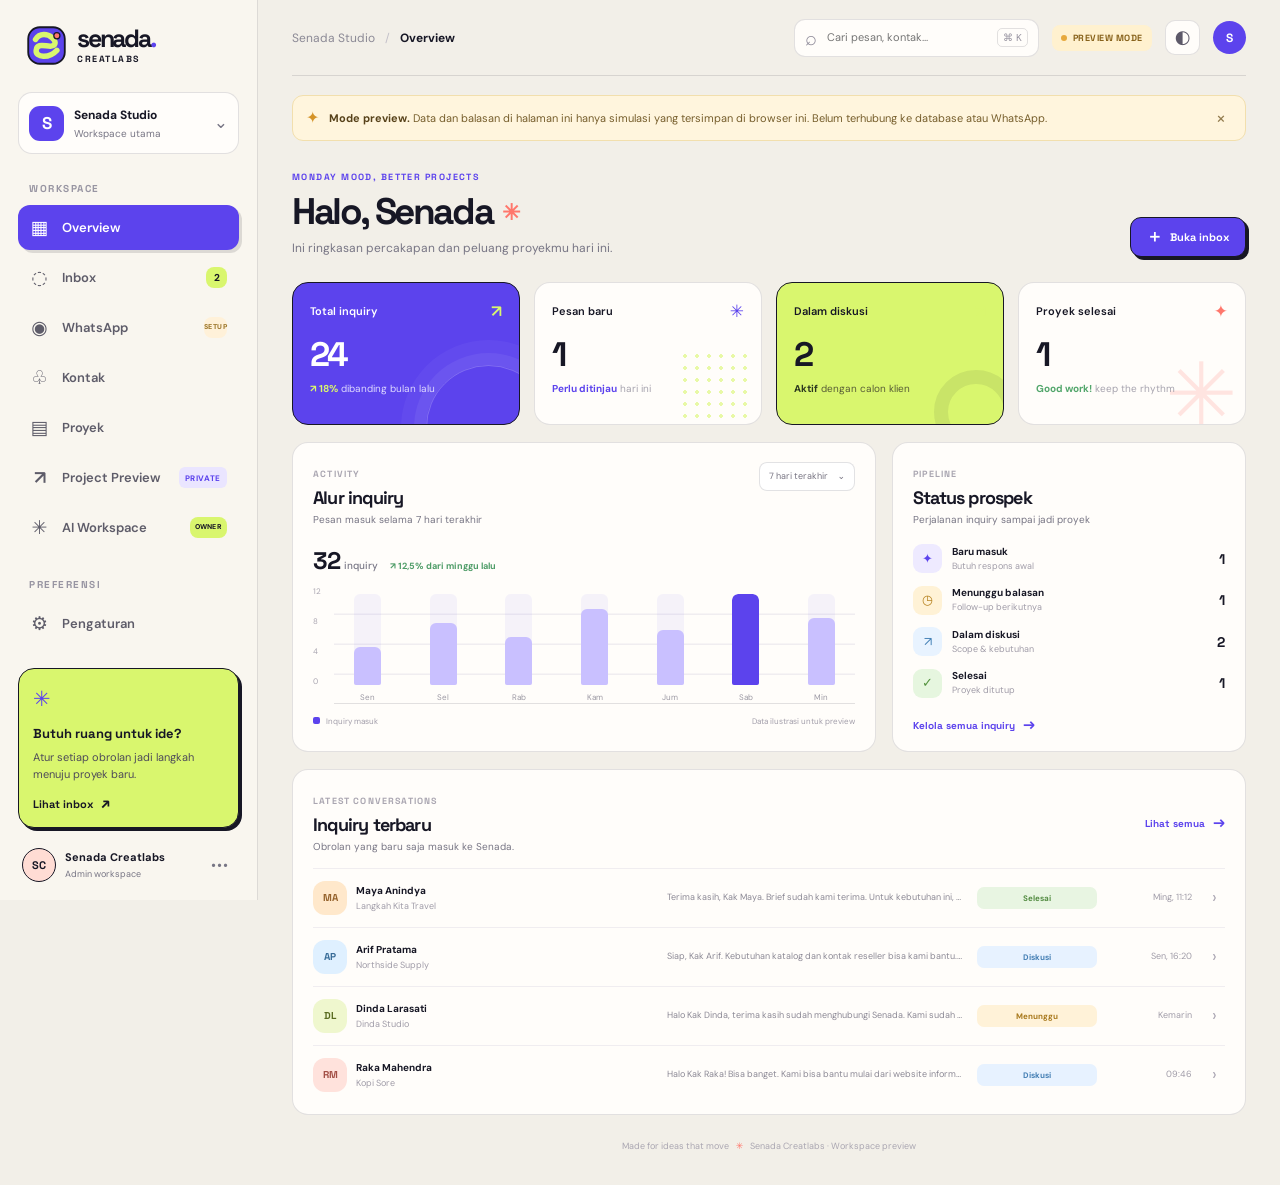
<file: admin/index.html>
<!doctype html>
<html lang="id">
<head>
  <meta charset="utf-8">
  <meta name="viewport" content="width=device-width, initial-scale=1">
  <meta name="theme-color" content="#f9f6ef">
  <meta name="description" content="Senada Creatlabs — client inbox dashboard preview.">
  <title>Senada Desk — Client Inbox</title>
  <link rel="icon" type="image/svg+xml" href="../favicon.svg">
  <link rel="preconnect" href="https://fonts.googleapis.com">
  <link rel="preconnect" href="https://fonts.gstatic.com" crossorigin>
  <link href="https://fonts.googleapis.com/css2?family=DM+Sans:wght@400;500;600;700&family=Space+Grotesk:wght@400;500;600;700&display=swap" rel="stylesheet">
  <link rel="stylesheet" href="admin.css">
  <link rel="stylesheet" href="preview-projects.css">
  <link rel="stylesheet" href="../preview-lab/agent-workbench.css">
  <link rel="stylesheet" href="ai-workspace.css">
</head>
<body>
  <div class="app-shell">
    <aside class="sidebar" id="sidebar">
      <a class="brand" href="../index.html" aria-label="Senada Creatlabs home">
        <img src="../favicon.svg" alt="" class="brand-mark">
        <span class="brand-word">senada<span>.</span><small>CREATLABS</small></span>
      </a>

      <div class="workspace-switch">
        <div class="workspace-avatar">S</div>
        <div class="workspace-copy"><strong>Senada Studio</strong><span>Workspace utama</span></div>
        <span class="switch-chevron">⌄</span>
      </div>

      <div class="nav-label">WORKSPACE</div>
      <nav class="side-nav" aria-label="Navigasi utama">
        <button class="nav-link is-active" data-page="overview">
          <span class="nav-icon" aria-hidden="true">▦</span><span>Overview</span>
        </button>
        <button class="nav-link" data-page="inbox">
          <span class="nav-icon" aria-hidden="true">◌</span><span>Inbox</span><span class="nav-count" id="navUnread">3</span>
        </button>
        <button class="nav-link" data-page="whatsapp">
          <span class="nav-icon" aria-hidden="true">◉</span><span>WhatsApp</span><span class="nav-count wa-nav-pill">SETUP</span>
        </button>
        <button class="nav-link" data-page="contacts">
          <span class="nav-icon" aria-hidden="true">♧</span><span>Kontak</span>
        </button>
        <button class="nav-link" data-page="projects">
          <span class="nav-icon" aria-hidden="true">▤</span><span>Proyek</span>
        </button>
        <button class="nav-link" data-page="previews">
          <span class="nav-icon" aria-hidden="true">↗</span><span>Project Preview</span><span class="nav-count preview-nav-lock">PRIVATE</span>
        </button>
        <button class="nav-link" data-page="ai">
          <span class="nav-icon" aria-hidden="true">✳</span><span>AI Workspace</span><span class="nav-count ai-owner-pill">OWNER</span>
        </button>
      </nav>

      <div class="nav-label nav-label-lower">PREFERENSI</div>
      <nav class="side-nav">
        <button class="nav-link" data-page="settings">
          <span class="nav-icon" aria-hidden="true">⚙</span><span>Pengaturan</span>
        </button>
      </nav>

      <div class="sidebar-bottom">
        <div class="help-card">
          <div class="help-spark">✳</div>
          <strong>Butuh ruang untuk ide?</strong>
          <p>Atur setiap obrolan jadi langkah menuju proyek baru.</p>
          <button type="button" class="help-link" data-page="inbox">Lihat inbox <span>↗</span></button>
        </div>
        <div class="user-mini">
          <div class="user-avatar">SC</div>
          <div class="user-copy"><strong>Senada Creatlabs</strong><span>Admin workspace</span></div>
          <button class="more-button" type="button" aria-label="Menu akun">•••</button>
        </div>
      </div>
    </aside>

    <main class="main-area">
      <header class="topbar">
        <button class="mobile-menu" id="mobileMenuToggle" aria-label="Buka menu">☰</button>
        <div class="breadcrumbs"><span>Senada Studio</span><b>/</b><strong id="breadcrumbCurrent">Overview</strong></div>
        <div class="topbar-actions">
          <label class="global-search">
            <span aria-hidden="true">⌕</span>
            <input id="globalSearch" type="search" placeholder="Cari pesan, kontak..." autocomplete="off">
            <kbd>⌘ K</kbd>
          </label>
          <span class="preview-pill"><i></i> PREVIEW MODE</span>
          <button class="icon-button" id="themeToggle" type="button" aria-label="Ganti tema">◐</button>
          <div class="top-avatar" title="Senada Creatlabs">S</div>
        </div>
      </header>

      <div class="preview-notice">
        <span class="notice-icon">✦</span>
        <span><strong>Mode preview.</strong> Data dan balasan di halaman ini hanya simulasi yang tersimpan di browser ini. Belum terhubung ke database atau WhatsApp.</span>
        <button type="button" id="dismissNotice" aria-label="Tutup pemberitahuan">×</button>
      </div>

      <section class="page-view is-visible" data-view="overview" id="viewOverview">
        <div class="page-heading">
          <div>
            <div class="eyebrow">MONDAY MOOD, BETTER PROJECTS</div>
            <h1>Halo, Senada <span class="heading-spark">✳</span></h1>
            <p>Ini ringkasan percakapan dan peluang proyekmu hari ini.</p>
          </div>
          <button class="primary-button" type="button" data-page="inbox"><span>＋</span> Buka inbox</button>
        </div>

        <div class="stats-grid">
          <article class="stat-card stat-violet">
            <div class="stat-top"><span>Total inquiry</span><span class="stat-symbol">↗</span></div>
            <div class="stat-number" id="statTotal">24</div>
            <div class="stat-foot"><span class="trend-up">↗ 18%</span> dibanding bulan lalu</div>
            <div class="stat-decoration stat-orbit"></div>
          </article>
          <article class="stat-card stat-white">
            <div class="stat-top"><span>Pesan baru</span><span class="stat-symbol symbol-lime">✳</span></div>
            <div class="stat-number" id="statNew">3</div>
            <div class="stat-foot"><span class="trend-neutral">Perlu ditinjau</span> hari ini</div>
            <div class="stat-decoration stat-dots"></div>
          </article>
          <article class="stat-card stat-lime">
            <div class="stat-top"><span>Dalam diskusi</span><span class="stat-symbol">↗</span></div>
            <div class="stat-number" id="statDiscuss">6</div>
            <div class="stat-foot"><span class="trend-dark">Aktif</span> dengan calon klien</div>
            <div class="stat-decoration stat-ring"></div>
          </article>
          <article class="stat-card stat-white">
            <div class="stat-top"><span>Proyek selesai</span><span class="stat-symbol symbol-coral">✦</span></div>
            <div class="stat-number" id="statDone">4</div>
            <div class="stat-foot"><span class="trend-up">Good work!</span> keep the rhythm</div>
            <div class="stat-decoration stat-star">✳</div>
          </article>
        </div>

        <div class="overview-grid">
          <article class="panel activity-panel">
            <div class="panel-heading">
              <div><span class="panel-kicker">ACTIVITY</span><h2>Alur inquiry</h2><p>Pesan masuk selama 7 hari terakhir</p></div>
              <button class="select-chip" type="button">7 hari terakhir <span>⌄</span></button>
            </div>
            <div class="chart-summary"><strong>32 <small>inquiry</small></strong><span class="chart-positive">↗ 12,5% dari minggu lalu</span></div>
            <div class="bar-chart" aria-label="Grafik inquiry mingguan">
              <div class="chart-y"><span>12</span><span>8</span><span>4</span><span>0</span></div>
              <div class="chart-bars">
                <div class="bar-column"><div class="bar-track"><i style="height:42%"></i></div><span>Sen</span></div>
                <div class="bar-column"><div class="bar-track"><i style="height:68%"></i></div><span>Sel</span></div>
                <div class="bar-column"><div class="bar-track"><i style="height:53%"></i></div><span>Rab</span></div>
                <div class="bar-column"><div class="bar-track"><i style="height:84%"></i></div><span>Kam</span></div>
                <div class="bar-column"><div class="bar-track"><i style="height:60%"></i></div><span>Jum</span></div>
                <div class="bar-column"><div class="bar-track"><i class="bar-highlight" style="height:100%"></i></div><span>Sab</span></div>
                <div class="bar-column"><div class="bar-track"><i style="height:74%"></i></div><span>Min</span></div>
              </div>
            </div>
            <div class="chart-foot"><span><i class="legend-dot"></i> Inquiry masuk</span><span>Data ilustrasi untuk preview</span></div>
          </article>

          <article class="panel pipeline-panel">
            <div class="panel-heading">
              <div><span class="panel-kicker">PIPELINE</span><h2>Status prospek</h2><p>Perjalanan inquiry sampai jadi proyek</p></div>
            </div>
            <div class="pipeline-list">
              <div class="pipeline-row"><div class="pipeline-icon p-new">✦</div><div class="pipeline-info"><strong>Baru masuk</strong><span>Butuh respons awal</span></div><b id="pipeNew">3</b></div>
              <div class="pipeline-row"><div class="pipeline-icon p-wait">◷</div><div class="pipeline-info"><strong>Menunggu balasan</strong><span>Follow-up berikutnya</span></div><b id="pipeWait">2</b></div>
              <div class="pipeline-row"><div class="pipeline-icon p-talk">↗</div><div class="pipeline-info"><strong>Dalam diskusi</strong><span>Scope & kebutuhan</span></div><b id="pipeTalk">6</b></div>
              <div class="pipeline-row"><div class="pipeline-icon p-done">✓</div><div class="pipeline-info"><strong>Selesai</strong><span>Proyek ditutup</span></div><b id="pipeDone">4</b></div>
            </div>
            <button class="text-button" type="button" data-page="inbox">Kelola semua inquiry <span>→</span></button>
          </article>
        </div>

        <article class="panel recent-panel">
          <div class="panel-heading recent-heading">
            <div><span class="panel-kicker">LATEST CONVERSATIONS</span><h2>Inquiry terbaru</h2><p>Obrolan yang baru saja masuk ke Senada.</p></div>
            <button class="text-button" type="button" data-page="inbox">Lihat semua <span>→</span></button>
          </div>
          <div class="recent-list" id="recentList"></div>
        </article>
        <div class="footer-note">Made for ideas that move <span>✳</span> Senada Creatlabs · Workspace preview</div>
      </section>

      <section class="page-view" data-view="inbox" id="viewInbox">
        <div class="page-heading inbox-heading">
          <div><div class="eyebrow">CLIENT CONVERSATIONS</div><h1>Inbox <span class="heading-spark">✳</span></h1><p>Semua ide dan calon proyek, dalam satu frekuensi.</p></div>
          <div class="inbox-heading-actions"><span class="connection-state"><i></i> Demo inbox aktif</span></div>
        </div>
        <div class="inbox-workspace">
          <aside class="conversation-panel">
            <div class="conversation-panel-head"><div><h2>Pesan masuk</h2><span id="inboxCountLabel">5 percakapan</span></div><button class="square-button" type="button" id="newMessageHint" title="Pesan baru">＋</button></div>
            <label class="inbox-search"><span>⌕</span><input type="search" id="inboxSearch" placeholder="Cari nama atau pesan..."></label>
            <div class="filter-tabs">
              <button class="filter-tab is-active" data-filter="all">Semua</button>
              <button class="filter-tab" data-filter="unread">Belum dibaca <b id="unreadTabCount">3</b></button>
            </div>
            <div class="conversation-list" id="conversationList"></div>
            <div class="conversation-foot"><span class="online-dot"></span> Sinkronisasi lokal aktif</div>
          </aside>

          <section class="chat-panel" aria-label="Percakapan terpilih">
            <div class="chat-empty" id="chatEmpty"><div class="empty-illustration">✳</div><h3>Pilih percakapan</h3><p>Pilih salah satu inquiry di sebelah kiri untuk melihat detail obrolan.</p></div>
            <div id="chatContent" class="chat-content">
              <div class="chat-top">
                <div class="chat-person"><div class="avatar avatar-large" id="chatAvatar">NP</div><div><strong id="chatName">Nadia Putri</strong><span id="chatMeta">Studio skincare · Business Website</span></div></div>
                <div class="chat-actions"><button class="ai-reply-trigger" id="aiReplyOpen" type="button" title="Minta bantuan AI untuk menyusun balasan"><span>✳</span><b>Bantu jawab</b></button><button class="square-button" type="button" title="Cari dalam chat">⌕</button><button class="square-button" type="button" title="Opsi lainnya">•••</button></div>
              </div>
              <div class="chat-project-strip"><span class="project-strip-icon">✦</span><div><strong id="chatProjectType">Business Website</strong><span id="chatProjectBudget">Budget: Rp5–8 juta</span></div><span class="lead-label" id="chatSource">FORM WEBSITE</span></div>
              <div class="message-thread" id="messageThread"></div>
              <div class="reply-area">
                <div class="reply-hint"><span>↳</span> Balas sebagai <strong>Senada Creatlabs</strong> <small>· simulasi lokal</small></div>
                <form class="reply-form" id="composerForm">
                  <textarea id="composerInput" rows="1" placeholder="Tulis balasan untuk calon klien..." aria-label="Tulis balasan"></textarea>
                  <div class="reply-tools"><span>Enter untuk kirim · Shift + Enter untuk baris baru</span><button class="send-button" type="submit">Kirim <span>↑</span></button></div>
                </form>
                <div class="chat-disclaimer">Balasan hanya tampil di preview ini. WhatsApp Cloud API belum dihubungkan.</div>
              </div>
            </div>
          </section>

          <aside class="lead-panel" id="leadPanel">
            <div class="lead-panel-head"><h2>Detail prospek</h2><button class="square-button" type="button" title="Opsi">•••</button></div>
            <div class="lead-profile"><div class="avatar avatar-profile" id="leadAvatar">NP</div><h3 id="leadName">Nadia Putri</h3><p id="leadCompany">Studio skincare</p><span class="lead-since" id="leadSince">Inquiry · Hari ini</span></div>
            <div class="lead-detail-group">
              <div class="detail-label">STATUS PROSPEK</div>
              <select id="statusSelect" class="status-select" aria-label="Ubah status prospek">
                <option value="Baru">● Baru</option><option value="Menunggu Balasan">● Menunggu Balasan</option><option value="Dalam Diskusi">● Dalam Diskusi</option><option value="Selesai">● Selesai</option>
              </select>
            </div>
            <div class="lead-detail-group">
              <div class="detail-label">INFORMASI KONTAK</div>
              <div class="detail-item"><span class="detail-icon">✉</span><div><small>Email</small><strong id="leadEmail">nadia@example.test</strong></div></div>
              <div class="detail-item"><span class="detail-icon">⌕</span><div><small>WhatsApp</small><strong id="leadPhone">+62 8xx-xxxx-0142</strong></div></div>
              <div class="detail-item"><span class="detail-icon">⌖</span><div><small>Sumber</small><strong id="leadSource">Form website</strong></div></div>
            </div>
            <div class="lead-detail-group">
              <div class="detail-label">RINGKASAN PROYEK</div>
              <div class="brief-card"><small>Jenis website</small><strong id="leadType">Business Website</strong><small>Estimasi budget</small><strong id="leadBudget">Rp5–8 juta</strong><small>Pesan awal</small><p id="leadBrief">Saya ingin membuat website untuk brand skincare kecil saya.</p></div>
            </div>
            <div class="lead-detail-group project-conversion-group">
              <div class="detail-label">PERALIHAN KE PROYEK</div>
              <p class="conversion-copy">Saat kebutuhan dan ruang lingkup sudah cukup jelas, ubah diskusi ini menjadi proyek agar masuk ke pipeline pengerjaan.</p>
              <button class="convert-project-button" id="convertToProjectBtn" type="button">Jadikan Proyek <span>↗</span></button>
              <small class="conversion-project-hint" id="conversionProjectHint">Buat proyek terpisah setelah kebutuhan dan ruang lingkup mulai disepakati.</small>
            </div>
            <div class="lead-panel-foot"><span>✳</span> Satu frekuensi, banyak kemungkinan.</div>
          </aside>
        </div>
        <div class="footer-note">Made for ideas that move <span>✳</span> Senada Creatlabs · Workspace preview</div>
      </section>

      <section class="page-view" data-view="contacts" id="viewContacts">
        <div class="page-heading"><div><div class="eyebrow">PEOPLE & CONNECTIONS</div><h1>Kontak <span class="heading-spark">✳</span></h1><p>Kenali orang di balik setiap ide dan peluang.</p></div><span class="soft-count" id="contactCount">5 kontak contoh</span></div>
        <div class="panel contacts-panel"><div class="table-toolbar"><div><strong>Semua kontak</strong><span>Daftar prospek dari inquiry website</span></div><label class="table-search">⌕ <input id="contactSearch" type="search" placeholder="Cari kontak..."></label></div><div class="table-wrap"><table><thead><tr><th>NAMA</th><th>PERUSAHAAN</th><th>KEBUTUHAN</th><th>STATUS</th><th>TERAKHIR AKTIF</th><th></th></tr></thead><tbody id="contactsTable"></tbody></table></div></div>
        <div class="footer-note">Made for ideas that move <span>✳</span> Senada Creatlabs · Workspace preview</div>
      </section>

      <section class="page-view" data-view="projects" id="viewProjects">
        <div class="page-heading"><div><div class="eyebrow">FROM IDEA TO IMPACT</div><h1>Proyek <span class="heading-spark">✳</span></h1><p>Gambaran pipeline proyek yang sedang kamu tangani.</p></div><span class="soft-count" id="projectCount">0 proyek</span></div>
        <div class="project-board" id="projectsBoard"></div>
        <div class="project-note"><span>✦</span><div><strong>Mulai proyek dari percakapan</strong><p>Pilih calon klien di Inbox, buka Detail Prospek, lalu tekan “Jadikan Proyek”. Ringkasan, jenis website, budget, dan target penyelesaian akan dibawa ke proyek baru.</p><button class="project-note-link" type="button" data-page="inbox">Buka Inbox <span>↗</span></button></div></div>
        <div class="footer-note">Made for ideas that move <span>✳</span> Senada Creatlabs · Workspace preview</div>
      </section>


      <section class="page-view" data-view="previews" id="viewPreviews">
        <div class="page-heading preview-page-heading">
          <div><div class="eyebrow">PRIVATE WEBSITE SANDBOX</div><h1>Project Preview <span class="heading-spark">✳</span></h1><p>Kelola repository, jalur preview, dan metode deployment proyek Senada.</p></div>
          <button class="primary-button" type="button" id="addPreviewProject"><span>＋</span> Tambah preview</button>
        </div>

        <div class="preview-security-banner" role="status">
          <div class="preview-security-icon">⌑</div>
          <div><strong id="previewSecurityTitle">Prototype akses privat</strong><p id="previewSecurityMessage">Di GitHub Pages, halaman ini hanya simulasi. Setelah backend dan domain preview Senada diaktifkan, kode dari repository GitHub akan dibangun lalu ditayangkan melalui link Senada, bukan URL GitHub. Jangan masukkan data proyek rahasia di halaman publik ini.</p></div>
          <span class="preview-security-state" id="previewSecurityState">DEMO</span>
        </div>

        <div class="preview-stats">
          <article class="preview-stat-card"><span>Total proyek</span><strong id="previewStatTotal">0</strong><small>Disimpan di browser ini</small></article>
          <article class="preview-stat-card"><span>Siap dipreview</span><strong id="previewStatReady">0</strong><small>Menunggu hosting privat</small></article>
          <article class="preview-stat-card"><span>Mode deployment</span><strong>Manual + Auto</strong><small>Konfigurasi pilihan</small></article>
        </div>

        <div class="preview-toolbar">
          <div><strong>Daftar preview</strong><span>Setiap proyek dapat dihubungkan ke repository berbeda.</span></div>
          <label class="preview-search"><span aria-hidden="true">⌕</span><input type="search" id="previewSearch" placeholder="Cari nama atau repository..." aria-label="Cari project preview"></label>
        </div>
        <div class="preview-project-list" id="previewProjectList"></div>

        <div class="preview-next-step">
          <span class="preview-next-icon">⌘</span>
          <div><strong>Langkah integrasi berikutnya</strong><p>Hubungkan domain admin dan preview, database, penyimpanan privat, serta token GitHub server. Setelah aktif, tombol Tarik versi terbaru akan menjalankan GitHub Actions dan menerbitkan hasilnya pada domain preview Senada.</p><a href="PREVIEW-DEPLOYMENT.md" target="_blank" rel="noopener">Baca rancangan deployment <span>↗</span></a></div>
        </div>
        <div class="footer-note">Made for ideas that move <span>✳</span> Senada Creatlabs · Project Preview prototype</div>
      </section>


      <section class="page-view ai-workspace-view agent-screen" data-view="ai" id="viewAI">
        <div class="agent-main">
          <div class="agent-heading">
            <div>
              <div class="eyebrow"><span class="eyebrow-star">✳</span> OWNER-ONLY AI WORKSPACE</div>
              <h1 id="agent-title">Senada <em>AI Workspace.</em></h1>
              <p>Satu ruang untuk meminta bantuan menangani pelanggan dan mengembangkan proyek website.</p>
            </div>
            <div class="agent-heading-status">
              <span class="agent-mode-chip"><b>✳</b> AGENT MODE</span>
              <span class="agent-no-api">API BELUM TERHUBUNG</span>
            </div>
          </div>

          <div class="ai-workspace-tools">
            <article class="ai-tool-card">
              <span class="ai-tool-icon">✉</span>
              <div><strong>Customer Reply Assistant</strong><p>Buka percakapan pelanggan, minta AI menjelaskan pertanyaannya, lalu pilih bagian jawaban yang ingin kamu kirim.</p></div>
              <button class="secondary-button" type="button" data-page="inbox">Buka Inbox ↗</button>
            </article>
            <article class="ai-tool-card ai-tool-card-agent">
              <span class="ai-tool-icon">⌘</span>
              <div><strong>Agent Coding</strong><p>Berikan tugas pengembangan, tinjau rencana dan contoh perubahan kode, lalu tentukan apakah proposal dapat dilanjutkan.</p></div>
              <span class="ai-owner-label">OWNER ONLY</span>
            </article>
          </div>

          <div class="agent-subheading"><span>CODING AGENT</span><small>Perubahan kode tetap memerlukan review dan persetujuan pemilik.</small></div>
          <div class="agent-layout">
            <aside class="agent-panel agent-context-panel" aria-label="Konteks proyek">
              <div class="agent-panel-heading"><span>PROJECT CONTEXT</span><small>DEMO DATA</small></div>
              <label for="agent-project-select">Workspace project</label>
              <select id="agent-project-select" class="agent-select">
                <option value="senada">Senada Creatlabs website</option>
                <option value="aure">Aure Studio — sample project</option>
              </select>

              <div class="agent-repo-card">
                <div class="agent-repo-top"><span>GITHUB REPOSITORY</span><i></i></div>
                <strong id="agent-repo-name">senada-creatlabs</strong>
                <small id="agent-repo-owner">bernadusbayu148-source / public</small>
                <div class="agent-repo-footer"><span>Preview context only</span><b>NOT CONNECTED</b></div>
              </div>

              <div class="agent-files-heading"><span>PROJECT FILES</span><small>SIMULATED TREE</small></div>
              <div class="agent-file-list" role="list" aria-label="Contoh file proyek">
                <button class="agent-file is-selected" type="button" data-agent-file="index.html"><span class="file-type file-html">H</span><span>index.html</span><small>HTML</small></button>
                <button class="agent-file" type="button" data-agent-file="styles.css"><span class="file-type file-css">#</span><span>styles.css</span><small>CSS</small></button>
                <button class="agent-file" type="button" data-agent-file="app.js"><span class="file-type file-js">JS</span><span>app.js</span><small>JS</small></button>
                <button class="agent-file" type="button" data-agent-file="README.md"><span class="file-type file-md">M</span><span>README.md</span><small>MD</small></button>
              </div>
              <div class="agent-file-detail" id="agent-file-detail" aria-live="polite">
                <span>SELECTED FILE</span>
                <strong id="agent-selected-file">index.html</strong>
                <p id="agent-file-description">Halaman utama dan struktur konten proyek. Informasi ini hanya contoh untuk memperlihatkan konteks Agent.</p>
              </div>
              <div class="agent-context-warning"><span>ⓘ</span><p>Daftar file di sini adalah data contoh. Agent belum membaca repository atau file sungguhan.</p></div>
            </aside>

            <section class="agent-panel agent-conversation" aria-label="Percakapan Agent">
              <div class="agent-conversation-head">
                <div class="agent-conversation-title"><span class="agent-avatar">✳</span><div><strong>Senada Coding Agent</strong><small>Owner assistant <i></i> Ready for a task</small></div></div>
                <button class="agent-reset" id="agent-reset" type="button">↻ Tugas baru</button>
              </div>

              <div class="agent-messages" id="agent-messages" aria-live="polite" aria-relevant="additions">
                <article class="agent-message agent-message-assistant">
                  <span class="agent-message-avatar">✳</span>
                  <div class="agent-message-body">
                    <div class="agent-message-meta"><strong>Senada Agent</strong><time>Siap</time></div>
                    <p>Halo! Saya Coding Agent Senada. Dalam alur yang direncanakan, saya akan memeriksa konteks proyek, menelusuri file terkait, menyusun rencana, menampilkan diff, lalu menunggu persetujuan kamu.</p>
                    <div class="agent-message-note"><span>✳</span> Setiap perubahan harus melewati review dan persetujuan owner.</div>
                  </div>
                </article>
              </div>

              <div class="agent-suggestions" id="agent-suggestions">
                <span>COBA BERIKAN TUGAS</span>
                <div>
                  <button type="button" data-agent-prompt="Audit tampilan homepage pada perangkat mobile dan susun daftar perbaikannya.">Audit tampilan mobile</button>
                  <button type="button" data-agent-prompt="Rapikan struktur CSS agar komponen website lebih konsisten.">Rapikan struktur CSS</button>
                  <button type="button" data-agent-prompt="Periksa navigasi website dan usulkan perbaikan aksesibilitas.">Periksa navigasi</button>
                </div>
              </div>

              <form class="agent-prompt-form" id="agent-prompt-form">
                <label class="agent-sr-only" for="agent-prompt">Instruksi untuk Agent</label>
                <textarea id="agent-prompt" rows="2" placeholder="Jelaskan apa yang ingin dikerjakan Agent..." maxlength="1200" required></textarea>
                <div class="agent-composer-footer">
                  <span><i></i> DEMO MODE · Tidak mengirim instruksi ke API</span>
                  <button class="button button-dark" type="submit" id="agent-run-button">Jalankan Agent <span>↗</span></button>
                </div>
              </form>
            </section>

            <aside class="agent-panel agent-run-panel" aria-label="Proses Agent dan review perubahan">
              <div class="agent-panel-heading"><span>AGENT RUN</span><small id="agent-run-status">READY</small></div>
              <div class="agent-run-summary">
                <div class="agent-run-icon">⌘</div>
                <div><strong id="agent-run-title">Belum ada tugas aktif</strong><p id="agent-run-description">Kirim instruksi untuk melihat alur kerja Agent dalam simulasi.</p></div>
              </div>
              <div class="agent-progress-track"><i id="agent-progress-bar"></i></div>
              <ol class="agent-steps" id="agent-steps">
                <li class="is-complete"><span>1</span><div><strong>Memahami instruksi</strong><small>Tujuan dan ruang lingkup tugas</small></div></li>
                <li class="is-pending"><span>2</span><div><strong>Memeriksa file</strong><small>Mengidentifikasi file terkait</small></div></li>
                <li class="is-pending"><span>3</span><div><strong>Menyusun rencana</strong><small>Urutan tindakan yang aman</small></div></li>
                <li class="is-pending"><span>4</span><div><strong>Menyiapkan diff</strong><small>Perubahan untuk ditinjau</small></div></li>
                <li class="is-pending"><span>5</span><div><strong>Menunggu persetujuan</strong><small>Owner memutuskan langkah berikutnya</small></div></li>
              </ol>
              <div class="agent-review-empty" id="agent-review-empty">
                <span class="agent-review-empty-icon">⌁</span>
                <strong>Change review</strong>
                <p>Usulan perubahan dan perbandingan kode akan muncul di sini setelah simulasi Agent dijalankan.</p>
              </div>
              <div class="agent-review-card" id="agent-review-card" hidden>
                <div class="agent-review-top"><span>CHANGE PROPOSAL</span><b>DEMO DIFF</b></div>
                <strong id="agent-proposal-title">Responsive refinement</strong>
                <p class="agent-proposal-path">admin/ai-workspace.css <span>·</span> contoh perubahan</p>
                <pre class="agent-diff"><code><span class="diff-context">.hero-copy {</span>
<span class="diff-remove">-  max-width: 32rem;</span>
<span class="diff-add">+  max-width: min(100%, 32rem);</span>
<span class="diff-context">}</span></code></pre>
                <p class="agent-diff-caption">Contoh diff visual. Bukan patch dari file repository.</p>
                <div class="agent-approval-status" id="agent-approval-status">Menunggu keputusan owner.</div>
                <div class="agent-review-actions">
                  <button class="button button-dark" type="button" id="agent-approve">Setujui contoh</button>
                  <button class="button button-outline" type="button" id="agent-revise">Minta revisi</button>
                </div>
              </div>
              <div class="agent-guardrail"><span>⌑</span><p>Persetujuan di sini hanya simulasi. Tidak ada commit, pull request, merge, atau deployment.</p></div>
            </aside>
          </div>
          <div class="agent-bottom-note"><span><i></i> OWNER-ONLY WORKSPACE</span><span>Senada AI Workspace <b>✳</b> Prototype / Stage 1</span></div>
        </div>
      </section>

      <div class="preview-modal" id="previewModal" hidden>
        <div class="preview-modal-backdrop" data-preview-close></div>
        <section class="preview-modal-card" role="dialog" aria-modal="true" aria-labelledby="previewModalTitle">
          <div class="preview-modal-head"><div><div class="eyebrow">PROJECT CONFIGURATION</div><h2 id="previewModalTitle">Tambah project preview</h2><p>Hubungkan satu repository untuk satu lingkungan preview.</p></div><button type="button" class="preview-modal-close" data-preview-close aria-label="Tutup">×</button></div>
          <form id="previewProjectForm">
            <input type="hidden" id="previewProjectId">
            <div class="preview-form-grid">
              <label class="preview-field preview-field-wide"><span>Nama proyek</span><input id="previewName" type="text" maxlength="70" placeholder="Contoh: Coffee Shop Demo" required></label>
              <label class="preview-field preview-field-wide"><span>GitHub repository URL</span><input id="previewRepo" type="url" placeholder="https://github.com/owner/repository" required></label>
              <label class="preview-field"><span>Branch</span><input id="previewBranch" type="text" value="main" maxlength="80" required></label>
              <label class="preview-field"><span>Kategori</span><select id="previewCategory"><option>Business Website</option><option>E-commerce</option><option>Landing Page</option><option>Travel & Booking</option><option>Web Application</option><option>Other</option></select></label>
              <label class="preview-field preview-field-wide"><span>Preview slug</span><input id="previewSlug" type="text" maxlength="50" placeholder="coffee-shop-demo" required><small>Nama jalur preview pada domain Senada. Link pelanggan tidak menampilkan alamat repository GitHub.</small></label>
              <label class="preview-field preview-field-wide server-only"><span>Password preview</span><input id="previewPassword" type="password" autocomplete="new-password" minlength="12" maxlength="72" placeholder="12–72 byte"><small>Wajib saat membuat proyek. Saat mengedit, kosongkan jika ingin mempertahankan password lama.</small></label>
            </div>
            <div class="preview-access-setting">
              <span class="preview-lock-icon">⌑</span><div><strong>Akses: Private</strong><p>Default terkunci. Pengunjung harus lolos autentikasi sebelum melihat website.</p></div><span class="preview-private-pill">PRIVATE</span>
            </div>
            <div class="preview-deploy-options">
              <strong>Metode deployment</strong>
              <label><input id="previewAutoDeploy" type="checkbox" checked> <span><b>Otomatis</b><small>Jalankan setelah perubahan pada branch terpilih.</small></span></label>
              <label><input id="previewManualDeploy" type="checkbox" checked> <span><b>Manual</b><small>Jalankan dari Admin Dashboard.</small></span></label>
            </div>
            <p class="preview-form-warning" id="previewFormWarning">Mode demo: pengaturan contoh hanya disimpan di browser ini. Jangan masukkan password atau token sungguhan.</p>
            <div class="preview-form-actions"><button type="button" class="secondary-button" data-preview-close>Batal</button><button type="submit" class="primary-button">Simpan konfigurasi</button></div>
          </form>
        </section>
      </div>

      <section class="page-view" data-view="whatsapp" id="viewWhatsapp">
        <div class="page-heading whatsapp-heading">
          <div>
            <div class="eyebrow">OFFICIAL BUSINESS MESSAGING</div>
            <h1>WhatsApp <span class="heading-spark">✳</span></h1>
            <p>Kelola nomor bisnis Senada dan jalur komunikasi pelanggan dari satu tempat.</p>
          </div>
          <span class="wa-status-pill"><i></i> BELUM TERHUBUNG</span>
        </div>

        <div class="wa-intro-banner">
          <div class="wa-intro-mark">◉</div>
          <div class="wa-intro-copy">
            <strong>WhatsApp Business App + Senada Desk</strong>
            <p>Satu nomor khusus yang dapat digunakan dari HP dan Inbox dashboard melalui jalur resmi WhatsApp Business Platform, dengan Coexistence jika nomor memenuhi syarat Meta.</p>
          </div>
          <span class="wa-plan-tag">RENCANA INTEGRASI</span>
        </div>

        <div class="wa-status-grid">
          <article class="panel wa-status-card">
            <div class="wa-card-top"><span class="wa-card-icon">☎</span><span class="wa-mini-state">BELUM ADA</span></div>
            <small>NOMOR BISNIS</small>
            <strong>Belum dibeli</strong>
            <p>Menunggu kartu SIM baru khusus Senada Creatlabs.</p>
          </article>
          <article class="panel wa-status-card">
            <div class="wa-card-top"><span class="wa-card-icon wa-icon-violet">▣</span><span class="wa-mini-state">DIRENCANAKAN</span></div>
            <small>MODE PENGGUNAAN</small>
            <strong>Coexistence</strong>
            <p>WhatsApp Business di HP dan Senada Desk dalam satu nomor.</p>
          </article>
          <article class="panel wa-status-card">
            <div class="wa-card-top"><span class="wa-card-icon wa-icon-lime">⌁</span><span class="wa-mini-state">BELUM DIPILIH</span></div>
            <small>PENYEDIA RESMI</small>
            <strong>BSP / Meta API</strong>
            <p>Penyedia harus mendukung Coexistence dan webhook.</p>
          </article>
          <article class="panel wa-status-card">
            <div class="wa-card-top"><span class="wa-card-icon wa-icon-coral">⌘</span><span class="wa-mini-state">RENCANA</span></div>
            <small>SERVER INTEGRASI</small>
            <strong>Hostinger Node.js</strong>
            <p>Service WhatsApp terpisah dari hosting website dan dashboard.</p>
          </article>
        </div>

        <div class="wa-main-grid">
          <article class="panel wa-setup-panel">
            <div class="wa-panel-heading">
              <div><span class="panel-kicker">PERSIAPAN</span><h2>Checklist aktivasi</h2><p>Tandai langkah yang sudah selesai. Checklist ini tersimpan di browser preview ini.</p></div>
              <span class="wa-progress-count" id="waCheckCount">0 / 5</span>
            </div>
            <div class="wa-progress-track"><span id="waProgressBar"></span></div>
            <div class="wa-checklist">
              <label class="wa-check-item"><input type="checkbox" data-wa-step="number"><span class="wa-check-box"></span><span class="wa-check-copy"><strong>Siapkan kartu SIM baru</strong><small>Nomor khusus bisnis, aktif, dan dapat menerima SMS atau panggilan verifikasi.</small></span><em>01</em></label>
              <label class="wa-check-item"><input type="checkbox" data-wa-step="app"><span class="wa-check-box"></span><span class="wa-check-copy"><strong>Daftarkan nomor di WhatsApp Business</strong><small>Aktifkan aplikasi di HP terlebih dahulu dan lengkapi profil bisnis Senada.</small></span><em>02</em></label>
              <label class="wa-check-item"><input type="checkbox" data-wa-step="meta"><span class="wa-check-box"></span><span class="wa-check-copy"><strong>Siapkan Meta Business Portfolio</strong><small>Buat atau pastikan akun bisnis dan WhatsApp Business Account siap digunakan.</small></span><em>03</em></label>
              <label class="wa-check-item"><input type="checkbox" data-wa-step="bsp"><span class="wa-check-box"></span><span class="wa-check-copy"><strong>Pilih BSP resmi yang mendukung Coexistence</strong><small>Pastikan dukungan nomor Indonesia, Embedded Signup, API, dan webhook.</small></span><em>04</em></label>
              <label class="wa-check-item"><input type="checkbox" data-wa-step="connect"><span class="wa-check-box"></span><span class="wa-check-copy"><strong>Hubungkan API dan webhook ke Senada Desk</strong><small>Selesaikan onboarding, verifikasi, lalu uji pesan masuk dan keluar.</small></span><em>05</em></label>
            </div>
            <div class="wa-checklist-foot"><span>✳</span> Belum ada nomor, token, atau akun penyedia yang dikonfigurasi.</div>
            <button class="text-button wa-reset-checklist" id="waResetChecklist" type="button">Reset checklist <span>↺</span></button>
          </article>

          <article class="panel wa-flow-panel">
            <div class="wa-panel-heading">
              <div><span class="panel-kicker">ARSITEKTUR PESAN</span><h2>Bagaimana alurnya?</h2><p>Gambaran alur setelah integrasi resmi diaktifkan.</p></div>
            </div>
            <div class="wa-flow-list">
              <div class="wa-flow-step"><span class="wa-flow-icon">✳</span><div><strong>Senada Desk</strong><small>Admin membaca pesan dan memilih balasan.</small></div><b>01</b></div>
              <div class="wa-flow-connector"><i></i><span>API request</span></div>
              <div class="wa-flow-step"><span class="wa-flow-icon wa-flow-violet">⌘</span><div><strong>Server WhatsApp</strong><small>Service Node.js di Hostinger (rencana) menyimpan kredensial dengan aman.</small></div><b>02</b></div>
              <div class="wa-flow-connector"><i></i><span>Meta API / BSP</span></div>
              <div class="wa-flow-step"><span class="wa-flow-icon wa-flow-lime">◉</span><div><strong>WhatsApp Business Platform</strong><small>Mengirim pesan dan meneruskan pesan masuk melalui webhook.</small></div><b>03</b></div>
              <div class="wa-flow-connector"><i></i><span>Sinkronisasi Coexistence</span></div>
              <div class="wa-flow-step"><span class="wa-flow-icon wa-flow-coral">▣</span><div><strong>WhatsApp Business di HP</strong><small>Nomor yang sama tetap dapat dipakai dari aplikasi, jika memenuhi syarat Coexistence.</small></div><b>04</b></div>
            </div>
            <div class="wa-flow-note">Balasan pelanggan akan masuk kembali ke Senada Desk melalui webhook. Admin tetap menjadi pihak yang mengirim dan mengendalikan percakapan.</div>
          </article>
        </div>

        <div class="wa-bottom-grid">
          <article class="panel wa-template-panel">
            <div class="wa-panel-heading">
              <div><span class="panel-kicker">PESAN PEMBUKA</span><h2>Contoh template awal</h2><p>Draft untuk menghubungi pelanggan setelah mereka mengirim formulir proyek.</p></div>
              <span class="wa-template-tag">DRAFT</span>
            </div>
            <div class="wa-template-preview">
              <div class="wa-template-head"><span class="wa-template-avatar">S</span><div><strong>Senada Creatlabs</strong><small>Template pesan bisnis · belum dikirim</small></div></div>
              <div class="wa-template-bubble">Halo {{1}}, kami dari Senada Creatlabs. Terima kasih sudah mengirimkan formulir proyek melalui website kami. Kami ingin melanjutkan diskusi mengenai kebutuhan website yang Anda sampaikan. Silakan balas pesan ini jika Anda siap berdiskusi.<span>Contoh isi pesan</span></div>
            </div>
            <div class="wa-template-note"><strong>Perlu diperhatikan</strong><p>Pesan pertama yang dimulai oleh bisnis di luar jendela layanan 24 jam perlu menggunakan template yang disetujui Meta. Form website juga harus meminta persetujuan pelanggan untuk dihubungi melalui WhatsApp.</p></div>
          </article>

          <article class="panel wa-security-panel">
            <div class="wa-panel-heading">
              <div><span class="panel-kicker">KEAMANAN</span><h2>Kredensial tetap di server</h2><p>Dashboard tidak akan menyimpan token atau secret WhatsApp di browser.</p></div>
            </div>
            <div class="wa-security-list">
              <div><span class="wa-security-icon">✓</span><div><strong>Token API</strong><small>Disimpan di konfigurasi server, bukan localStorage.</small></div></div>
              <div><span class="wa-security-icon">✓</span><div><strong>Webhook verification</strong><small>Memvalidasi sumber event sebelum pesan diproses.</small></div></div>
              <div><span class="wa-security-icon">✓</span><div><strong>Persetujuan admin</strong><small>Pesan dikirim setelah admin memilih tindakan kirim.</small></div></div>
            </div>
            <button class="secondary-button wa-connect-disabled" type="button" disabled>Hubungkan penyedia setelah persiapan selesai</button>
            <small class="wa-disabled-hint">Tombol integrasi belum aktif karena nomor dan akun Meta belum disiapkan.</small>
          </article>
        </div>
        <div class="footer-note">Made for ideas that move <span>✳</span> Senada Creatlabs · WhatsApp integration preview</div>
      </section>

      <section class="page-view" data-view="settings" id="viewSettings">
        <div class="page-heading"><div><div class="eyebrow">MAKE IT YOURS</div><h1>Pengaturan <span class="heading-spark">✳</span></h1><p>Preferensi workspace, akses admin, dan informasi integrasi.</p></div></div>
        <div class="settings-grid">
          <article class="panel settings-card"><span class="settings-icon">✳</span><h2>Workspace</h2><p>Pengaturan dasar untuk ruang kerja Senada Creatlabs.</p><div class="settings-row"><span>Nama workspace</span><strong>Senada Studio</strong></div><div class="settings-row"><span>Mode</span><strong><span class="status-dot status-demo"></span> Preview / Demo</strong></div><div class="settings-row"><span>Bahasa</span><strong>Indonesia</strong></div></article>
          <article class="panel settings-card"><span class="settings-icon settings-icon-lime">⌁</span><h2>Integrasi WhatsApp</h2><p>Nomor khusus, Coexistence, penyedia resmi, dan webhook Senada Desk.</p><div class="integration-status"><span class="integration-icon">◉</span><div><strong>Belum terhubung</strong><small>WhatsApp Business Platform</small></div><span class="coming-soon">SETUP</span></div><ul class="settings-list"><li>Nomor SIM baru khusus Senada</li><li>WhatsApp Business App + Senada Desk</li><li>BSP resmi yang mendukung Coexistence</li><li>Token dan webhook di server</li></ul><button class="secondary-button" type="button" data-page="whatsapp">Buka pengaturan WhatsApp ↗</button></article>
          <article class="panel settings-card"><span class="settings-icon settings-icon-coral">⌑</span><h2>Login & keamanan</h2><p>Halaman masuk admin untuk mengelola workspace Senada.</p><div class="settings-row"><span>Metode autentikasi</span><strong>Email & password</strong></div><div class="settings-row"><span>Mode server</span><strong>Belum diaktifkan</strong></div><div class="settings-row"><span>Login preview</span><strong>Tampilan tersedia</strong></div><a class="secondary-button wa-login-link" href="login.html" target="_blank" rel="noopener">Lihat halaman login ↗</a></article>
          <article class="panel settings-card settings-wide"><span class="settings-icon">⌘</span><h2>Data preview</h2><p>Semua perubahan simulasi disimpan di localStorage browser yang sedang digunakan.</p><div class="settings-row"><span>Penyimpanan</span><strong>Browser lokal</strong></div><div class="settings-row"><span>Database server</span><strong>Belum dikonfigurasi</strong></div><div class="settings-row"><span>Pengiriman pesan</span><strong>Tidak aktif</strong></div><button class="danger-button" id="resetDemo" type="button">Reset data contoh</button></article>
        </div>
        <div class="footer-note">Made for ideas that move <span>✳</span> Senada Creatlabs · Workspace preview</div>
      </section>

      <div class="ai-assist-modal" id="aiReplyModal" hidden>
        <button class="ai-assist-backdrop" type="button" data-ai-close aria-label="Tutup bantuan AI"></button>
        <section class="ai-assist-dialog" role="dialog" aria-modal="true" aria-labelledby="aiAssistTitle" tabindex="-1">
          <header class="ai-assist-head">
            <div>
              <span class="ai-assist-kicker">SENADA AI · CUSTOMER REPLY ASSISTANT</span>
              <h2 id="aiAssistTitle">Bantu jawab pelanggan</h2>
              <p id="aiCustomerMeta">Pilih percakapan untuk memulai.</p>
            </div>
            <button class="ai-assist-close" type="button" data-ai-close aria-label="Tutup">×</button>
          </header>
          <div class="ai-assist-body">
            <section class="ai-assist-inputs">
              <div class="ai-assist-field">
                <label for="aiCustomerQuestion">Pertanyaan / pesan pelanggan</label>
                <textarea id="aiCustomerQuestion" rows="5" placeholder="Tempel pesan pelanggan di sini..."></textarea>
              </div>
              <div class="ai-assist-field">
                <label for="aiExtraContext">Konteks tambahan dari kamu <span>opsional</span></label>
                <textarea id="aiExtraContext" rows="3" placeholder="Contoh: website menggunakan WordPress, domain baru saja dipindahkan..."></textarea>
              </div>
              <div class="ai-assist-safety-note"><span>ⓘ</span><p>AI membantu kamu memahami pesan dan menyiapkan draft. Catatan internal tidak akan masuk ke balasan. Kamu tetap memeriksa dan mengirim pesan sendiri.</p></div>
              <button class="primary-button ai-analyze-button" type="button" id="aiAnalyzeButton"><span>✳</span> Analisis & susun jawaban</button>
              <p class="ai-demo-note">DEMO MODE · AI API belum terhubung. Hasil saat ini merupakan simulasi lokal.</p>
            </section>

            <section class="ai-assist-output">
              <div class="ai-assist-empty" id="aiAssistEmpty">
                <span>✳</span><strong>Ruang bantuan AI</strong>
                <p>Masukkan pertanyaan pelanggan, lalu jalankan analisis untuk melihat penjelasan internal dan pilihan draft balasan.</p>
              </div>
              <div class="ai-assist-results" id="aiAssistResults" hidden aria-live="polite">
                <div class="ai-internal-card">
                  <div class="ai-card-kicker"><span>CATATAN INTERNAL</span><b>TIDAK DIKIRIM</b></div>
                  <div class="ai-analysis-block"><strong>Inti pertanyaan pelanggan</strong><p id="aiIntent"></p></div>
                  <div class="ai-analysis-block"><strong>Penjelasan teknis untuk kamu</strong><p id="aiExplanation"></p></div>
                  <div class="ai-analysis-block"><strong>Hal yang perlu diverifikasi</strong><p id="aiVerify"></p></div>
                </div>

                <div class="ai-draft-card">
                  <div class="ai-draft-title"><span>JAWABAN UNTUK PELANGGAN</span><strong>Pilih bagian yang ingin kamu kirim</strong></div>
                  <div class="ai-reply-parts">
                    <label class="ai-reply-part"><input type="checkbox" data-ai-part="greeting" checked><span><strong>Salam & konteks</strong><small id="aiPartGreeting"></small></span></label>
                    <label class="ai-reply-part"><input type="checkbox" data-ai-part="explanation" checked><span><strong>Penjelasan singkat</strong><small id="aiPartExplanation"></small></span></label>
                    <label class="ai-reply-part"><input type="checkbox" data-ai-part="nextStep" checked><span><strong>Langkah berikutnya</strong><small id="aiPartNextStep"></small></span></label>
                    <label class="ai-reply-part"><input type="checkbox" data-ai-part="question" checked><span><strong>Pertanyaan klarifikasi</strong><small id="aiPartQuestion"></small></span></label>
                  </div>
                  <label class="ai-draft-label" for="aiReplyDraft">Draft balasan · bisa kamu edit</label>
                  <textarea id="aiReplyDraft" rows="6" placeholder="Draft balasan akan muncul di sini..."></textarea>
                  <div class="ai-draft-actions">
                    <button class="secondary-button" type="button" id="aiCopyDraft">Salin draft</button>
                    <button class="primary-button" type="button" id="aiUseDraft">Masukkan ke kolom balasan <span>↗</span></button>
                  </div>
                  <p class="ai-draft-footnote">Draft tidak dikirim otomatis. Setelah dimasukkan ke kolom Inbox, kamu masih bisa mengeditnya sebelum mengirim.</p>
                </div>
              </div>
            </section>
          </div>
        </section>
      </div>
    </main>
  </div>
  <dialog class="project-convert-dialog" id="projectConvertDialog" aria-labelledby="projectConvertTitle">
    <form class="project-convert-form" id="projectConvertForm">
      <div class="project-convert-head">
        <div><span class="panel-kicker">INBOX → PROJECT</span><h2 id="projectConvertTitle">Jadikan diskusi sebagai proyek</h2><p>Informasi calon klien akan disalin sebagai dasar pekerjaan baru.</p></div>
        <button class="project-dialog-close" id="closeProjectConvert" type="button" aria-label="Tutup">×</button>
      </div>
      <label class="project-convert-field"><span>Nama proyek</span><input name="title" type="text" maxlength="120" required></label>
      <div class="project-convert-two">
        <label class="project-convert-field"><span>Jenis layanan</span><input name="type" type="text" maxlength="80"></label>
        <label class="project-convert-field"><span>Estimasi budget</span><input name="budget" type="text" maxlength="80" placeholder="Contoh: Rp5–8 juta"></label>
      </div>
      <label class="project-convert-field"><span>Target penyelesaian (opsional)</span><input name="deadline" type="date"></label>
      <label class="project-convert-field"><span>Ringkasan kebutuhan / hasil diskusi</span><textarea name="notes" rows="4" maxlength="1500"></textarea></label>
      <div class="project-convert-client" id="projectConvertClient">Data klien dari percakapan terpilih akan disertakan.</div>
      <div class="project-convert-actions">
        <button class="project-cancel-button" id="cancelProjectConvert" type="button">Batal</button>
        <button class="project-create-button" type="submit">Buat Proyek <span>↗</span></button>
      </div>
    </form>
  </dialog>
  <div class="mobile-scrim" id="mobileScrim"></div>
  <div class="toast" id="toast" role="status" aria-live="polite"></div>
  <script src="admin.js"></script>
  <script src="preview-projects.js"></script>
  <script src="ai-assistant.js"></script>
  <script src="../preview-lab/agent-workbench.js"></script>
</body>
</html>
</file>
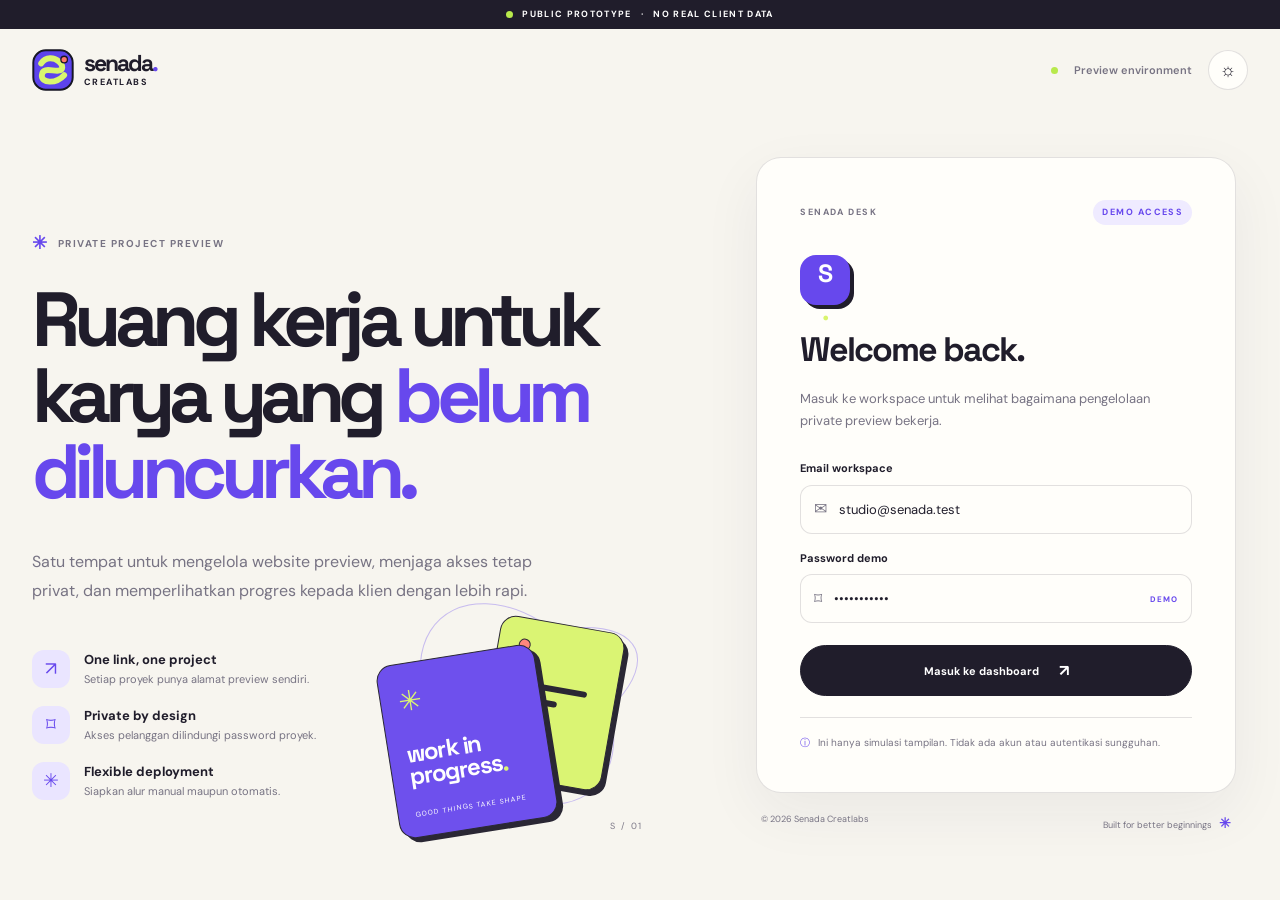
<file: preview-lab/index.html>
<!doctype html>
<html lang="id">
<head>
  <meta charset="utf-8">
  <meta name="viewport" content="width=device-width, initial-scale=1">
  <meta name="theme-color" content="#f7f5ef">
  <meta name="description" content="Senada Private Project Preview — public visual prototype.">
  <title>Senada Preview Lab — Private Project Preview</title>
  <link rel="icon" type="image/svg+xml" href="../favicon.svg">
  <link rel="preconnect" href="https://fonts.googleapis.com">
  <link rel="preconnect" href="https://fonts.gstatic.com" crossorigin>
  <link href="https://fonts.googleapis.com/css2?family=DM+Sans:wght@400;500;600;700&family=Space+Grotesk:wght@400;500;600;700&display=swap" rel="stylesheet">
  <link rel="stylesheet" href="styles.css">
  <link rel="stylesheet" href="agent-workbench.css">
  <script src="app.js" defer></script>
  <script src="agent-workbench.js" defer></script>
</head>
<body>
  <div class="demo-ribbon"><span class="ribbon-dot"></span> PUBLIC PROTOTYPE <span>·</span> NO REAL CLIENT DATA</div>

  <main id="app">
    <!-- 1. ADMIN LOGIN -->
    <section class="screen login-screen is-active" data-screen="login" aria-labelledby="login-title">
      <header class="brandbar">
        <a class="brand" href="../index.html" aria-label="Senada Creatlabs home">
          <img src="../favicon.svg" alt="" class="brand-mark">
          <span class="brand-word">senada<span>.</span><small>CREATLABS</small></span>
        </a>
        <div class="brandbar-right">
          <span class="top-note"><i class="status-dot"></i> Preview environment</span>
          <button class="icon-btn theme-toggle" type="button" aria-label="Ganti tema" title="Ganti tema">☼</button>
        </div>
      </header>

      <div class="login-layout">
        <div class="login-story">
          <div class="eyebrow"><span class="eyebrow-star">✳</span> PRIVATE PROJECT PREVIEW</div>
          <h1 id="login-title">Ruang kerja untuk karya yang <em>belum diluncurkan.</em></h1>
          <p class="story-copy">Satu tempat untuk mengelola website preview, menjaga akses tetap privat, dan memperlihatkan progres kepada klien dengan lebih rapi.</p>
          <div class="story-points">
            <div><span class="point-icon">↗</span><span><strong>One link, one project</strong><small>Setiap proyek punya alamat preview sendiri.</small></span></div>
            <div><span class="point-icon">⌑</span><span><strong>Private by design</strong><small>Akses pelanggan dilindungi password proyek.</small></span></div>
            <div><span class="point-icon">✳</span><span><strong>Flexible deployment</strong><small>Siapkan alur manual maupun otomatis.</small></span></div>
          </div>
          <div class="orbit-art" aria-hidden="true">
            <div class="orbit orbit-one"></div><div class="orbit orbit-two"></div>
            <div class="art-card art-card-back"><span class="mini-dot"></span><span class="mini-line"></span><span class="mini-line short"></span></div>
            <div class="art-card art-card-front"><span class="art-spark">✳</span><strong>work in<br>progress<span>.</span></strong><small>GOOD THINGS TAKE SHAPE</small></div>
            <span class="orbit-tag">S / 01</span>
          </div>
        </div>

        <div class="login-panel-wrap">
          <div class="login-panel">
            <div class="panel-kicker">SENADA DESK <span>DEMO ACCESS</span></div>
            <div class="panel-icon">S<span>.</span></div>
            <h2>Welcome back.</h2>
            <p class="muted">Masuk ke workspace untuk melihat bagaimana pengelolaan private preview bekerja.</p>
            <form id="demo-login-form">
              <label for="demo-email">Email workspace</label>
              <div class="input-wrap"><span class="input-symbol">✉</span><input id="demo-email" type="email" value="studio@senada.test" readonly></div>
              <label for="demo-password">Password demo</label>
              <div class="input-wrap"><span class="input-symbol">⌑</span><input id="demo-password" type="password" value="senada-demo" readonly><span class="input-suffix">DEMO</span></div>
              <button class="button button-dark button-wide" type="submit">Masuk ke dashboard <span>↗</span></button>
            </form>
            <div class="demo-disclaimer"><span>ⓘ</span> Ini hanya simulasi tampilan. Tidak ada akun atau autentikasi sungguhan.</div>
          </div>
          <div class="login-footer"><span>© 2026 Senada Creatlabs</span><span>Built for better beginnings <b>✳</b></span></div>
        </div>
      </div>
    </section>

    <!-- 2. ADMIN DASHBOARD -->
    <section class="screen dashboard-screen" data-screen="dashboard" aria-label="Admin dashboard demo">
      <div class="dashboard-shell">
        <aside class="sidebar">
          <a class="brand sidebar-brand" href="../index.html">
            <img src="../favicon.svg" alt="" class="brand-mark">
            <span class="brand-word">senada<span>.</span><small>CREATLABS</small></span>
          </a>
          <div class="workspace-card"><div class="workspace-avatar">S</div><div><strong>Senada Studio</strong><small>Main workspace</small></div><span class="chevron">⌄</span></div>
          <div class="side-label">WORKSPACE</div>
          <nav class="side-nav" aria-label="Dashboard navigation">
            <button class="side-link is-current" type="button" data-dashboard-tab="overview"><span>▦</span> Overview</button>
            <button class="side-link" type="button" data-dashboard-tab="projects"><span>▤</span> Project Preview <b class="private-tag">PRIVATE</b></button>
            <button class="side-link" type="button" data-dashboard-tab="deploy"><span>↗</span> Deployment</button>
            <button class="side-link" type="button" data-go="agent"><span>✳</span> AI Workbench <b class="private-tag">OWNER</b></button>
          </nav>
          <div class="side-label side-label-lower">PREFERENCES</div>
          <button class="side-link" type="button" data-dashboard-tab="settings"><span>⚙</span> Pengaturan</button>
          <div class="sidebar-bottom">
            <div class="sidebar-help"><div class="help-spark">✳</div><strong>Small steps,<br>great websites.</strong><p>Keep every project moving forward.</p></div>
            <div class="account-row"><div class="account-avatar">SC</div><div><strong>Senada Creatlabs</strong><small>Owner workspace</small></div><button class="dots" type="button" aria-label="Menu akun">•••</button></div>
          </div>
        </aside>

        <div class="dashboard-main">
          <header class="dash-topbar">
            <div class="crumbs"><span>Senada Studio</span><b>/</b><strong id="dash-crumb">Overview</strong></div>
            <div class="dash-actions"><span class="preview-mode"><i></i> DEMO MODE</span><button class="icon-btn theme-toggle" type="button" aria-label="Ganti tema" title="Ganti tema">☼</button><div class="top-avatar">S</div></div>
          </header>

          <div class="demo-alert"><span>✳</span><p><strong>You're exploring a prototype.</strong> Semua proyek, password, dan status deployment di halaman ini adalah data fiktif.</p><button type="button" class="alert-close" aria-label="Tutup pemberitahuan">×</button></div>

          <div class="dash-content">
            <section class="dash-tab is-visible" data-tab="overview">
              <div class="page-heading">
                <div><div class="eyebrow">MONDAY MOOD, BETTER PROJECTS</div><h1>Halo, Senada <span class="heading-spark">✳</span></h1><p>Semua yang sedang kamu bangun, dalam satu ruang.</p></div>
                <button class="button button-dark" type="button" data-go="client">Lihat sebagai klien <span>↗</span></button>
              </div>
              <div class="stats-grid">
                <article class="stat-card stat-purple"><div class="stat-top"><span>ACTIVE PREVIEWS</span><span class="stat-icon">↗</span></div><strong>04</strong><small><i class="trend-up">↗ 2</i> dari bulan lalu</small><div class="stat-decoration deco-circles"></div></article>
                <article class="stat-card stat-lime"><div class="stat-top"><span>IN PROGRESS</span><span class="stat-icon">✳</span></div><strong>02</strong><small>Website sedang dikerjakan</small><div class="stat-decoration deco-lines"></div></article>
                <article class="stat-card stat-white"><div class="stat-top"><span>DEPLOYMENTS</span><span class="stat-icon">⌁</span></div><strong>12</strong><small><i class="trend-up">↗ 18%</i> aktivitas bulan ini</small><div class="stat-decoration deco-ring"></div></article>
              </div>

              <div class="section-heading"><div><span class="eyebrow">YOUR WORKSPACE</span><h2>Project preview</h2></div><button class="text-button" type="button" data-dashboard-tab="projects">Lihat semua <span>→</span></button></div>
              <article class="project-feature">
                <div class="project-preview-art"><div class="browser-mini"><div class="browser-dots"><i></i><i></i><i></i></div><div class="browser-hero"><span>AURE</span><strong>Make room<br>for <em>living.</em></strong><small>OBJECTS FOR EVERYDAY RITUALS</small><div class="browser-shape"></div></div></div><span class="art-caption">LIVE PREVIEW / 001</span></div>
                <div class="project-details">
                  <div class="project-overline"><span class="status-chip status-active"><i></i> ACTIVE PREVIEW</span><span class="project-code">PRJ-001</span></div>
                  <h3 id="project-name">Aure Studio</h3>
                  <p>Brand lifestyle & home living dengan katalog produk dan editorial yang hangat.</p>
                  <div class="project-meta"><div><small>PREVIEW URL</small><strong>preview.senada.test/p/aure-studio</strong></div><button class="copy-button" id="copy-url" type="button" title="Salin URL demo">▢</button></div>
                  <div class="project-meta project-meta-bottom"><div><small>LAST UPDATED</small><strong>Today, 09:42 AM</strong></div><div><small>ACCESS</small><strong><span class="tiny-lock">⌑</span> Password protected</strong></div></div>
                  <div class="project-actions"><button class="button button-dark" type="button" data-go="client">Buka project <span>↗</span></button><button class="button button-outline" type="button" id="open-settings">Pengaturan proyek</button></div>
                </div>
              </article>

              <div class="lower-grid">
                <section class="activity-card">
                  <div class="section-heading compact"><div><span class="eyebrow">LATEST UPDATES</span><h2>Aktivitas terbaru</h2></div><button class="dots" type="button" aria-label="Opsi aktivitas">•••</button></div>
                  <div class="activity-list">
                    <div class="activity-item"><div class="activity-icon activity-violet">↗</div><div><strong>Preview berhasil diperbarui</strong><p>Aure Studio · versi 1.4.0</p></div><time>09:42</time></div>
                    <div class="activity-item"><div class="activity-icon activity-lime">⌑</div><div><strong>Password preview diperbarui</strong><p>Project access · Aure Studio</p></div><time>Yesterday</time></div>
                    <div class="activity-item"><div class="activity-icon activity-coral">✳</div><div><strong>Project baru dibuat</strong><p>Bloom Atelier · draft</p></div><time>Nov 20</time></div>
                  </div>
                </section>
                <section class="quick-card">
                  <div class="quick-icon">✳</div><span class="eyebrow">QUICK ACCESS</span><h3>Siap dilihat klien?</h3><p>Uji halaman password sebelum membagikan link preview.</p><button class="button button-light" type="button" data-go="client">Uji akses klien <span>→</span></button>
                  <div class="quick-orbit"></div>
                </section>
              </div>
            </section>

            <section class="dash-tab" data-tab="projects">
              <div class="page-heading"><div><div class="eyebrow">PRIVATE PROJECT SPACE</div><h1>Project Preview</h1><p>Atur akses dan tautan preview untuk setiap proyek.</p></div><button class="button button-dark" type="button" id="open-settings-2">＋ Proyek baru</button></div>
              <div class="project-list-card">
                <div class="project-list-head"><strong>Semua proyek <span>2</span></strong><span class="table-filter">All status⌄</span></div>
                <div class="project-row"><div class="project-thumb thumb-aure">A.</div><div class="project-row-info"><strong>Aure Studio</strong><small>Brand & lifestyle · /p/aure-studio</small></div><span class="status-chip status-active"><i></i> Active</span><button class="row-action" type="button" data-go="client">Open ↗</button></div>
                <div class="project-row"><div class="project-thumb thumb-bloom">b.</div><div class="project-row-info"><strong>Bloom Atelier</strong><small>Beauty & wellness · /p/bloom-atelier</small></div><span class="status-chip status-draft">Draft</span><button class="row-action" type="button" id="open-settings-3">Edit →</button></div>
              </div>
              <div class="info-strip"><span>✳</span><div><strong>One project, one private link.</strong><p>Di versi produksi, setiap proyek akan memiliki password dan sesi akses masing-masing.</p></div></div>
            </section>

            <section class="dash-tab" data-tab="deploy">
              <div class="page-heading"><div><div class="eyebrow">SHIP IT YOUR WAY</div><h1>Deployment</h1><p>Pilih cara memperbarui website preview klien.</p></div></div>
              <div class="deploy-layout">
                <div class="deploy-card"><span class="eyebrow">DEPLOYMENT METHOD</span><h2>Flexible by default.</h2><p>Gunakan deployment manual saat ingin memeriksa perubahan, atau otomatis setiap kali branch proyek diperbarui.</p>
                  <div class="mode-switch" role="group" aria-label="Metode deployment"><button class="mode-choice is-selected" type="button" data-mode="manual" aria-pressed="true"><span>⌁</span><strong>Manual</strong><small>Deploy saat kamu siap</small></button><button class="mode-choice" type="button" data-mode="automatic" aria-pressed="false"><span>↻</span><strong>Automatic</strong><small>Deploy saat ada update</small></button></div>
                  <div class="deploy-bottom"><span id="deploy-description">Manual deployment dipilih.</span><button class="button button-dark" id="simulate-deploy" type="button">Simulasikan deploy <span>↗</span></button></div>
                </div>
                <div class="deploy-side"><div class="deploy-status-icon">✓</div><span class="eyebrow">LAST DEPLOYMENT</span><h3 class="deploy-status">All systems look good.</h3><p id="deploy-time">Aure Studio · Today at 09:42 AM</p><div class="deploy-progress"><i></i></div><small>DEMO STATUS · NOT CONNECTED TO HOSTING</small></div>
              </div>
            </section>

            <section class="dash-tab" data-tab="settings">
              <div class="page-heading"><div><div class="eyebrow">MAKE IT YOURS</div><h1>Pengaturan</h1><p>Preferensi workspace untuk prototype ini.</p></div></div>
              <div class="settings-card"><div class="settings-row"><div><strong>Workspace name</strong><small>Nama ruang kerja admin</small></div><span>Senada Studio</span></div><div class="settings-row"><div><strong>Theme</strong><small>Ubah tampilan terang atau gelap</small></div><button class="button button-outline theme-toggle" type="button">Ganti tema</button></div><div class="settings-row"><div><strong>Environment</strong><small>Mode yang sedang dibuka</small></div><span class="status-chip status-draft">Public demo</span></div></div>
            </section>
          </div>
          <footer class="dash-footer"><span>© 2026 Senada Creatlabs</span><span>PRIVATE PREVIEW LAB <b>✳</b></span></footer>
        </div>
      </div>
    </section>


    <!-- 3. OWNER AI WORKBENCH — STATIC VISUAL PROTOTYPE -->
    <section class="screen agent-screen" data-screen="agent" aria-labelledby="agent-title">
      <header class="agent-topbar">
        <a class="brand" href="../index.html" aria-label="Senada Creatlabs home">
          <img src="../favicon.svg" alt="" class="brand-mark">
          <span class="brand-word">senada<span>.</span><small>CREATLABS</small></span>
        </a>
        <div class="agent-topbar-meta">
          <span class="agent-owner-label"><i></i> OWNER WORKSPACE</span>
          <span class="agent-prototype-label">STATIC PROTOTYPE</span>
          <button class="button button-outline agent-back" type="button" data-go="dashboard">← Dashboard</button>
        </div>
      </header>

      <main class="agent-main">
        <div class="agent-heading">
          <div>
            <div class="eyebrow"><span class="eyebrow-star">✳</span> OWNER-ONLY DEVELOPMENT SPACE</div>
            <h1 id="agent-title">Senada <em>AI Workbench.</em></h1>
            <p>Berikan tugas, biarkan Agent menyusun langkah, lalu tinjau setiap perubahan sebelum disetujui.</p>
          </div>
          <div class="agent-heading-status">
            <span class="agent-mode-chip"><b>✳</b> AGENT MODE ACTIVE</span>
            <span class="agent-no-api">API NOT CONNECTED</span>
          </div>
        </div>

        <div class="agent-layout">
          <aside class="agent-panel agent-context-panel" aria-label="Project context">
            <div class="agent-panel-heading"><span>PROJECT CONTEXT</span><small>DEMO DATA</small></div>
            <label for="agent-project-select">Workspace project</label>
            <select id="agent-project-select" class="agent-select">
              <option value="senada">Senada Creatlabs website</option>
              <option value="aure">Aure Studio — sample project</option>
            </select>

            <div class="agent-repo-card">
              <div class="agent-repo-top"><span>GITHUB REPOSITORY</span><i></i></div>
              <strong id="agent-repo-name">senada-creatlabs</strong>
              <small id="agent-repo-owner">bernadusbayu148-source / public</small>
              <div class="agent-repo-footer"><span>Preview context only</span><b>NOT CONNECTED</b></div>
            </div>

            <div class="agent-files-heading"><span>PROJECT FILES</span><small>SIMULATED TREE</small></div>
            <div class="agent-file-list" role="list" aria-label="Example project files">
              <button class="agent-file is-selected" type="button" data-agent-file="index.html"><span class="file-type file-html">H</span><span>index.html</span><small>HTML</small></button>
              <button class="agent-file" type="button" data-agent-file="styles.css"><span class="file-type file-css">#</span><span>styles.css</span><small>CSS</small></button>
              <button class="agent-file" type="button" data-agent-file="app.js"><span class="file-type file-js">JS</span><span>app.js</span><small>JS</small></button>
              <button class="agent-file" type="button" data-agent-file="README.md"><span class="file-type file-md">M</span><span>README.md</span><small>MD</small></button>
            </div>
            <div class="agent-file-detail" id="agent-file-detail" aria-live="polite">
              <span>SELECTED FILE</span>
              <strong id="agent-selected-file">index.html</strong>
              <p id="agent-file-description">Halaman utama dan struktur konten proyek. Informasi ini hanya contoh untuk memperlihatkan konteks Agent.</p>
            </div>
            <div class="agent-context-warning"><span>ⓘ</span><p>Daftar file di sini adalah data contoh. Agent belum membaca repository atau file sungguhan.</p></div>
          </aside>

          <section class="agent-panel agent-conversation" aria-label="Agent conversation">
            <div class="agent-conversation-head">
              <div class="agent-conversation-title"><span class="agent-avatar">✳</span><div><strong>Senada Agent</strong><small>Owner assistant <i></i> Ready for a task</small></div></div>
              <button class="agent-reset" id="agent-reset" type="button">↻ New task</button>
            </div>

            <div class="agent-messages" id="agent-messages" aria-live="polite" aria-relevant="additions">
              <article class="agent-message agent-message-assistant">
                <span class="agent-message-avatar">✳</span>
                <div class="agent-message-body">
                  <div class="agent-message-meta"><strong>Senada Agent</strong><time>Just now</time></div>
                  <p>Halo! Saya Agent Senada. Dalam alur kerja yang direncanakan, saya akan memeriksa konteks proyek, menelusuri file yang relevan, menyusun rencana, menampilkan diff, lalu menunggu persetujuan Anda.</p>
                  <div class="agent-message-note"><span>✳</span> Setiap perubahan harus melewati review dan persetujuan owner.</div>
                </div>
              </article>
            </div>

            <div class="agent-suggestions" id="agent-suggestions">
              <span>COBA BERIKAN TUGAS</span>
              <div>
                <button type="button" data-agent-prompt="Audit tampilan homepage pada perangkat mobile dan susun daftar perbaikannya.">Audit tampilan mobile</button>
                <button type="button" data-agent-prompt="Rapikan struktur CSS agar komponen website lebih konsisten.">Rapikan struktur CSS</button>
                <button type="button" data-agent-prompt="Periksa navigasi website dan usulkan perbaikan aksesibilitas.">Periksa navigasi</button>
              </div>
            </div>

            <form class="agent-prompt-form" id="agent-prompt-form">
              <label class="agent-sr-only" for="agent-prompt">Instruksi untuk Agent</label>
              <textarea id="agent-prompt" rows="2" placeholder="Jelaskan apa yang ingin dikerjakan Agent..." maxlength="1200" required></textarea>
              <div class="agent-composer-footer">
                <span><i></i> DEMO MODE · Tidak mengirim instruksi ke API</span>
                <button class="button button-dark" type="submit" id="agent-run-button">Jalankan Agent <span>↗</span></button>
              </div>
            </form>
          </section>

          <aside class="agent-panel agent-run-panel" aria-label="Agent run and change review">
            <div class="agent-panel-heading"><span>AGENT RUN</span><small id="agent-run-status">READY</small></div>
            <div class="agent-run-summary">
              <div class="agent-run-icon">⌘</div>
              <div><strong id="agent-run-title">Belum ada tugas aktif</strong><p id="agent-run-description">Kirim instruksi untuk melihat alur kerja Agent dalam simulasi.</p></div>
            </div>

            <div class="agent-progress-track"><i id="agent-progress-bar"></i></div>
            <ol class="agent-steps" id="agent-steps">
              <li class="is-complete"><span>1</span><div><strong>Memahami instruksi</strong><small>Tujuan dan ruang lingkup tugas</small></div></li>
              <li class="is-pending"><span>2</span><div><strong>Memeriksa file</strong><small>Mengidentifikasi file terkait</small></div></li>
              <li class="is-pending"><span>3</span><div><strong>Menyusun rencana</strong><small>Urutan tindakan yang aman</small></div></li>
              <li class="is-pending"><span>4</span><div><strong>Menyiapkan diff</strong><small>Perubahan untuk ditinjau</small></div></li>
              <li class="is-pending"><span>5</span><div><strong>Menunggu persetujuan</strong><small>Owner memutuskan langkah berikutnya</small></div></li>
            </ol>

            <div class="agent-review-empty" id="agent-review-empty">
              <span class="agent-review-empty-icon">⌁</span>
              <strong>Change review</strong>
              <p>Usulan perubahan dan perbandingan kode akan muncul di sini setelah simulasi Agent dijalankan.</p>
            </div>

            <div class="agent-review-card" id="agent-review-card" hidden>
              <div class="agent-review-top"><span>CHANGE PROPOSAL</span><b>DEMO DIFF</b></div>
              <strong id="agent-proposal-title">Responsive refinement</strong>
              <p class="agent-proposal-path">preview-lab/styles.css <span>·</span> contoh perubahan</p>
              <pre class="agent-diff"><code><span class="diff-context">.hero-copy {</span>
<span class="diff-remove">-  max-width: 32rem;</span>
<span class="diff-add">+  max-width: min(100%, 32rem);</span>
<span class="diff-context">}</span></code></pre>
              <p class="agent-diff-caption">Contoh diff visual. Bukan patch dari file repository.</p>
              <div class="agent-approval-status" id="agent-approval-status">Menunggu keputusan owner.</div>
              <div class="agent-review-actions">
                <button class="button button-dark" type="button" id="agent-approve">Setujui contoh</button>
                <button class="button button-outline" type="button" id="agent-revise">Minta revisi</button>
              </div>
            </div>
            <div class="agent-guardrail"><span>⌑</span><p>Persetujuan di halaman ini hanya simulasi. Tidak ada commit, pull request, merge, atau deployment.</p></div>
          </aside>
        </div>

        <div class="agent-bottom-note"><span><i></i> OWNER-ONLY CONCEPT</span><span>Senada AI Workbench <b>✳</b> Stage 1 / Visual prototype</span></div>
      </main>
    </section>

    <!-- 4. CUSTOMER PASSWORD GATE -->
    <section class="screen client-screen" data-screen="client" aria-labelledby="client-title">
      <header class="client-topbar">
        <a class="brand" href="../index.html"><img src="../favicon.svg" alt="" class="brand-mark"><span class="brand-word">senada<span>.</span><small>CREATLABS</small></span></a>
        <div class="client-top-right"><span class="secure-label"><i></i> PRIVATE PREVIEW</span><button class="back-link" type="button" data-go="dashboard">← Back to admin demo</button></div>
      </header>
      <div class="gate-layout">
        <div class="gate-visual"><div class="gate-visual-inner"><span class="gate-kicker">A PRIVATE SPACE FOR</span><div class="gate-big-type">AURE<br><em>STUDIO.</em></div><div class="gate-orbit gate-orbit-one"></div><div class="gate-orbit gate-orbit-two"></div><div class="gate-star">✳</div><div class="gate-visual-foot"><span>PROJECT PREVIEW / 001</span><span>MADE WITH SENADA</span></div></div></div>
        <div class="gate-panel-wrap">
          <div class="gate-panel">
            <div class="lock-illustration"><span>⌑</span><i></i></div>
            <span class="eyebrow">YOU'RE INVITED</span>
            <h1 id="client-title">A little preview,<br><em>just for you.</em></h1>
            <p class="muted">Website preview untuk <strong>Aure Studio</strong> sudah siap dilihat. Masukkan password yang diberikan oleh tim Senada untuk melanjutkan.</p>
            <form id="unlock-form">
              <label for="client-password">Project password</label>
              <div class="input-wrap client-input"><input id="client-password" type="password" placeholder="Masukkan password" autocomplete="off" required><button type="button" id="toggle-password" aria-label="Tampilkan password">◉</button></div>
              <p class="form-error" id="password-error" role="alert">Password belum sesuai. Coba lagi.</p>
              <button class="button button-dark button-wide" type="submit">Buka website preview <span>↗</span></button>
            </form>
            <div class="demo-password-note"><span>DEMO PASSWORD</span><code>SENADA-DEMO</code><button id="copy-demo-password" type="button">Copy</button></div>
            <div class="gate-help">Ada kendala? <a href="mailto:hello@senada.test">Hubungi project owner</a></div>
          </div>
          <div class="gate-footer">A private preview experience by <strong>senada.</strong></div>
        </div>
      </div>
    </section>

    <!-- 5. CUSTOMER WEBSITE PREVIEW -->
    <section class="screen website-screen" data-screen="preview" aria-label="Aure Studio website preview">
      <div class="preview-toolbar"><div class="preview-toolbar-brand"><span class="toolbar-spark">✳</span><strong>senada<span>.</span></strong><small>PRIVATE PREVIEW</small></div><div class="preview-address"><span>⌑</span> preview.senada.test/p/aure-studio</div><div class="preview-toolbar-actions"><span class="secure-label"><i></i> UNLOCKED</span><button class="button button-outline button-small" type="button" data-go="dashboard">Back to admin</button></div></div>
      <div class="preview-project-banner"><span>PROJECT PREVIEW / AURE STUDIO</span><span>VERSION 1.4.0 <i></i> DEMO ONLY</span></div>
      <div class="aure-site">
        <header class="aure-nav"><a class="aure-logo" href="#preview-top">AURE<span>®</span></a><nav><a href="#collection">Collection</a><a href="#story">Our story</a><a href="#journal">Journal</a></nav><button class="aure-menu" type="button" aria-label="Open menu">☰</button><a class="aure-bag" href="#collection">Bag <span>0</span></a></header>
        <section class="aure-hero" id="preview-top"><div class="aure-hero-copy"><span class="aure-eyebrow">OBJECTS FOR EVERYDAY RITUALS</span><h1>Make room<br>for <em>living.</em></h1><p>Thoughtful pieces for slower mornings, softer evenings, and everything in between.</p><a class="aure-link" href="#collection">EXPLORE THE COLLECTION <span>↗</span></a></div><div class="aure-hero-art"><div class="aure-sun"></div><div class="aure-vase vase-one"></div><div class="aure-vase vase-two"></div><div class="aure-arch"></div><span class="art-number">FIG. 01 — STILL LIFE</span></div><span class="aure-side-note">DESIGNED TO BE LIVED WITH · EST. 2021</span></section>
        <section class="aure-collection" id="collection"><div class="aure-section-head"><div><span class="aure-eyebrow">THE EVERYDAY EDIT</span><h2>Objects with<br>a little <em>more meaning.</em></h2></div><p>Small details, considered materials, and familiar forms made to find their place in your home.</p></div><div class="aure-products"><article><div class="product-art product-art-one"><div class="product-vase"></div></div><span>01 / CERAMICS</span><h3>Sunday Form Vase</h3><small>Hand-finished stoneware</small></article><article><div class="product-art product-art-two"><div class="product-lamp"></div></div><span>02 / LIGHTING</span><h3>Soft Hour Lamp</h3><small>Warm light, quiet moments</small></article><article><div class="product-art product-art-three"><div class="product-chair"></div></div><span>03 / OBJECTS</span><h3>Everyday Stool</h3><small>Solid oak, honest details</small></article></div></section>
        <section class="aure-story" id="story"><span class="aure-eyebrow">A NOTE FROM AURE</span><p>“A home is not something to finish. It is something to <em>feel.</em>”</p><span>DESIGNED WITH INTENTION, MADE FOR REAL LIFE.</span></section>
        <footer class="aure-footer" id="journal"><span class="aure-logo">AURE<span>®</span></span><span>Objects for everyday rituals.</span><span>© AURE STUDIO 2026</span></footer>
      </div>
      <div class="preview-bottom-bar"><span><i></i> Kamu sedang melihat website preview privat</span><button type="button" data-go="dashboard">Keluar dari preview <span>↗</span></button></div>
    </section>
  </main>

  <dialog id="project-dialog" class="project-dialog">
    <form method="dialog" class="dialog-close-form"><button class="dialog-close" aria-label="Tutup">×</button></form>
    <span class="eyebrow">PROJECT SETTINGS / DEMO</span><h2>Atur project preview</h2><p>Perubahan hanya berlaku di browser ini dan tidak disimpan ke server.</p>
    <label for="edit-project-name">Nama proyek</label><input id="edit-project-name" type="text" value="Aure Studio" maxlength="40">
    <label for="edit-project-slug">Project slug</label><input id="edit-project-slug" type="text" value="aure-studio" readonly>
    <div class="dialog-note"><span>⌑</span><div><strong>Password protection aktif</strong><small>Password demo tidak terhubung ke sistem autentikasi sungguhan.</small></div></div>
    <div class="dialog-actions"><button class="button button-outline" id="cancel-settings" type="button">Batal</button><button class="button button-dark" id="save-settings" type="button">Simpan perubahan</button></div>
  </dialog>

  <div class="toast" id="toast" role="status" aria-live="polite"></div>
</body>
</html>
</file>
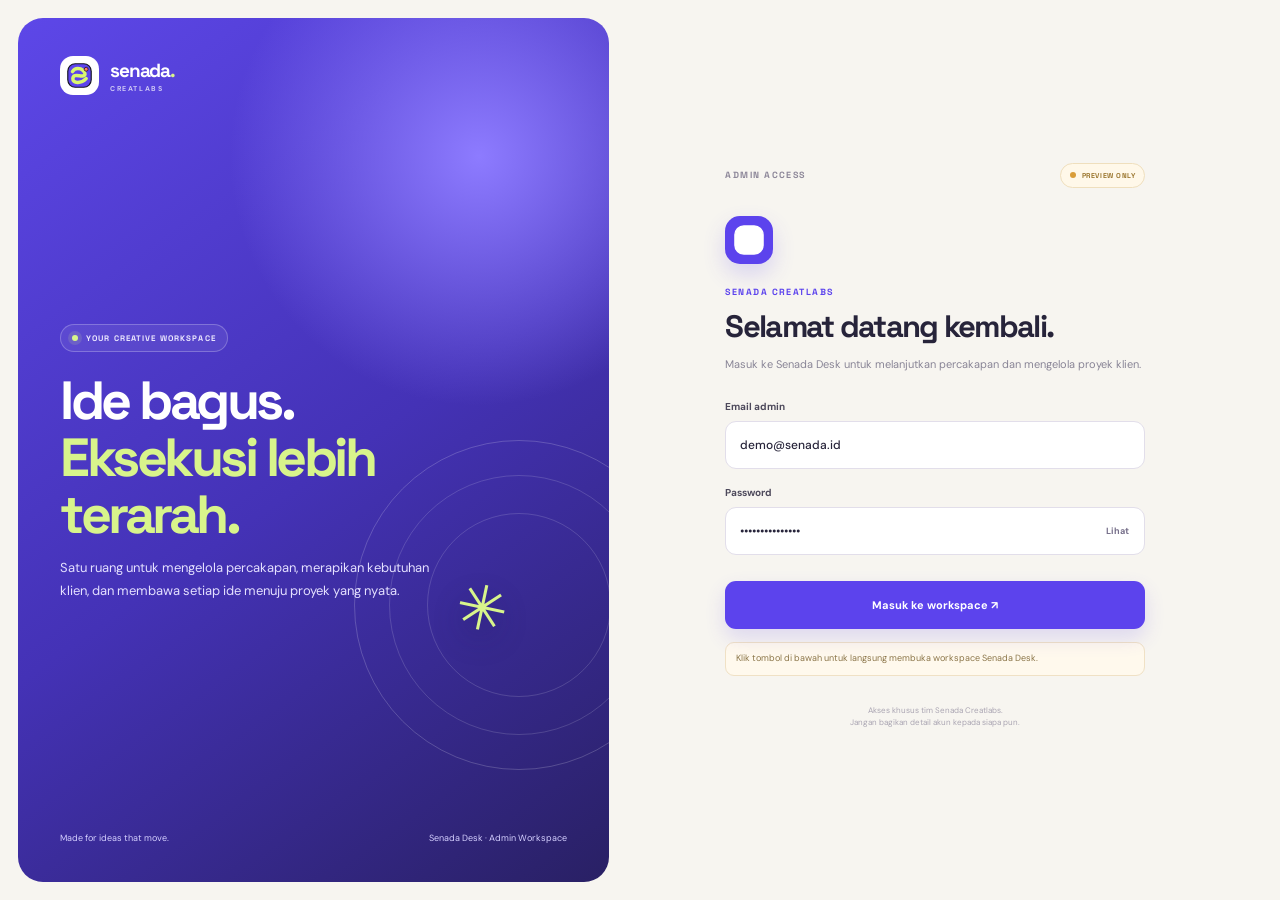
<file: admin/login.html>
<!doctype html>
<html lang="id">
<head>
  <meta charset="utf-8">
  <meta name="viewport" content="width=device-width, initial-scale=1">
  <meta name="theme-color" content="#f7f5f0">
  <meta name="robots" content="noindex,nofollow">
  <title>Masuk · Senada Desk</title>
  <link rel="icon" type="image/svg+xml" href="../favicon.svg">
  <link rel="preconnect" href="https://fonts.googleapis.com">
  <link rel="preconnect" href="https://fonts.gstatic.com" crossorigin>
  <link href="https://fonts.googleapis.com/css2?family=DM+Sans:wght@400;500;600;700&family=Space+Grotesk:wght@400;500;600;700&display=swap" rel="stylesheet">
  <style>
    :root{--violet:#5c43ed;--violet-dark:#392b9d;--ink:#27243a;--muted:#898596;--line:#e9e5ef;--paper:#f7f5f0}
    *{box-sizing:border-box}
    body{margin:0;min-height:100vh;background:var(--paper);color:var(--ink);font-family:"DM Sans",sans-serif}
    .login-shell{min-height:100vh;display:grid;grid-template-columns:minmax(340px,.95fr) minmax(420px,1.05fr);padding:18px}
    .login-art{position:relative;overflow:hidden;display:flex;flex-direction:column;justify-content:space-between;min-height:calc(100vh - 36px);padding:38px 42px;border-radius:25px;background:radial-gradient(circle at 78% 16%,#8d7bff 0,transparent 29%),linear-gradient(145deg,#5d47e8 0%,#4432b6 52%,#292064 100%);color:#fff}
    .brand{display:flex;align-items:center;gap:11px;text-decoration:none;color:white}
    .brand img{width:39px;height:39px;padding:7px;background:#fff;border-radius:13px}
    .brand-word{font:700 19px "Space Grotesk",sans-serif;letter-spacing:-.06em}
    .brand-word small{display:block;margin-top:1px;font:700 7px "DM Sans",sans-serif;letter-spacing:.23em;opacity:.72}
    .art-copy{position:relative;z-index:2;max-width:480px;margin:45px 0}
    .art-kicker{display:inline-flex;align-items:center;gap:8px;padding:8px 11px;border:1px solid #ffffff3d;border-radius:99px;background:#ffffff12;color:#eeeaff;font:700 8px "Space Grotesk",sans-serif;letter-spacing:.14em}
    .art-kicker i{width:6px;height:6px;border-radius:50%;background:#d8f48b;box-shadow:0 0 0 4px #d8f48b22}
    .art-copy h1{margin:20px 0 13px;font:700 clamp(35px,4.2vw,57px)/1.06 "Space Grotesk",sans-serif;letter-spacing:-.065em}
    .art-copy h1 span{color:#d8f48b}
    .art-copy p{max-width:390px;margin:0;color:#e4e0ff;font-size:13px;line-height:1.8}
    .art-orbit{position:absolute;width:330px;height:330px;right:-75px;bottom:13%;border:1px solid #ffffff30;border-radius:50%}
    .art-orbit:before,.art-orbit:after{content:"";position:absolute;border:1px solid #ffffff26;border-radius:50%}
    .art-orbit:before{inset:34px}.art-orbit:after{inset:72px}
    .art-spark{position:absolute;right:17%;bottom:27%;font-size:62px;color:#d8f48b;transform:rotate(12deg);text-shadow:0 12px 30px #21185c70}
    .art-foot{position:relative;z-index:2;display:flex;justify-content:space-between;gap:12px;color:#d5d0ff;font-size:9px}
    .login-main{display:grid;place-items:center;padding:30px}
    .login-card{width:min(420px,100%)}
    .login-topline{display:flex;justify-content:space-between;align-items:center;margin-bottom:28px}
    .login-topline span:first-child{font:700 9px "Space Grotesk",sans-serif;letter-spacing:.16em;color:#8d8799}
    .preview-tag{display:inline-flex;align-items:center;gap:6px;padding:7px 9px;border:1px solid #efdfbd;border-radius:99px;background:#fff8e9;color:#9b762e;font:700 7px "Space Grotesk",sans-serif;letter-spacing:.08em}
    .preview-tag i{width:6px;height:6px;border-radius:50%;background:#d99d39}
    .login-mark{width:48px;height:48px;padding:9px;border-radius:15px;background:#5c43ed;box-shadow:0 10px 22px #5c43ed30}
    .login-mark img{width:100%;height:100%;filter:brightness(0) invert(1)}
    .login-eyebrow{margin:22px 0 8px;color:var(--violet);font:700 9px "Space Grotesk",sans-serif;letter-spacing:.16em}
    .login-card h2{margin:0;font:700 31px "Space Grotesk",sans-serif;letter-spacing:-.055em}
    .login-intro{margin:9px 0 26px;color:var(--muted);font-size:11px;line-height:1.7}
    .field{display:block;margin:17px 0}
    .field>span{display:block;margin-bottom:8px;font-size:10px;font-weight:700;color:#4d495b}
    .field input{width:100%;height:48px;padding:0 14px;border:1px solid #e2deea;border-radius:11px;outline:none;background:#fff;color:var(--ink);font:500 12px "DM Sans",sans-serif;transition:border-color .15s,box-shadow .15s}
    .field input:focus{border-color:#8a79f4;box-shadow:0 0 0 4px #5c43ed13}
    .password-wrap{position:relative}
    .password-wrap input{padding-right:76px}
    .show-password{position:absolute;right:9px;top:50%;transform:translateY(-50%);border:0;background:transparent;color:#756e89;font:700 9px "DM Sans",sans-serif;cursor:pointer;padding:7px}
    .login-submit{width:100%;height:48px;margin-top:9px;border:0;border-radius:11px;background:var(--violet);color:#fff;font:700 11px "DM Sans",sans-serif;cursor:pointer;box-shadow:0 9px 20px #5c43ed2a;transition:transform .15s,background .15s}
    .login-submit:hover{background:#4b35d2;transform:translateY(-1px)}
    .login-message{min-height:34px;margin:13px 0 0;padding:9px 10px;border:1px solid #f0e1c5;border-radius:9px;background:#fff9ed;color:#8b7549;font-size:9px;line-height:1.55}
    .login-message.is-error{border-color:#f1d1d1;background:#fff2f1;color:#a6403b}
    .demo-credentials{margin-top:11px;padding:12px 13px;border:1px solid #e8e2ff;border-radius:10px;background:#f8f6ff}
    .demo-credential-row{display:flex;justify-content:space-between;align-items:center;gap:12px;padding:4px 0}
    .demo-credential-row span{color:#77718e;font-size:9px;font-weight:600}
    .demo-credential-row code{color:#4432b6;font:700 10px "DM Sans",sans-serif;overflow-wrap:anywhere}
    .demo-credentials p{margin:8px 0 0;color:#8b7549;font-size:8px;line-height:1.55}
    .login-divider{display:flex;align-items:center;gap:12px;margin:22px 0 15px;color:#aaa5b2;font-size:8px}
    .login-divider:before,.login-divider:after{content:"";height:1px;flex:1;background:#e9e5ef}
    .demo-link{display:flex;align-items:center;justify-content:center;gap:7px;width:100%;height:43px;border:1px solid #e2deea;border-radius:10px;color:#5c43ed;text-decoration:none;font-size:10px;font-weight:700;background:#fff;transition:.15s}
    .demo-link:hover{border-color:#b8afff;background:#faf9ff}
    .login-foot{margin-top:28px;color:#aaa5b2;text-align:center;font-size:8px;line-height:1.6}
    @media(max-width:850px){.login-shell{grid-template-columns:1fr;padding:10px}.login-art{min-height:270px;padding:25px 27px;border-radius:20px}.art-copy{margin:35px 0 24px}.art-copy h1{font-size:35px;margin:13px 0 8px}.art-copy p{font-size:10px;max-width:430px}.art-orbit{width:210px;height:210px;right:-55px;bottom:-70px}.art-orbit:before{inset:22px}.art-orbit:after{inset:48px}.art-spark{right:17%;bottom:23%;font-size:42px}.art-foot{font-size:8px}.login-main{padding:38px 18px 28px}}
    @media(max-width:480px){.login-art{min-height:240px;padding:21px}.brand img{width:34px;height:34px}.brand-word{font-size:17px}.art-copy{margin:26px 0 19px}.art-copy h1{font-size:31px}.art-copy p{max-width:300px}.art-spark{right:11%;bottom:22%;font-size:35px}.art-foot span:last-child{display:none}.login-main{padding:34px 12px}.login-card h2{font-size:27px}.login-topline{margin-bottom:22px}}
  </style>
</head>
<body>
  <div class="login-shell">
    <aside class="login-art">
      <a class="brand" href="../index.html" aria-label="Senada Creatlabs">
        <img src="../favicon.svg" alt="">
        <span class="brand-word">senada<span style="color:#d8f48b">.</span><small>CREATLABS</small></span>
      </a>
      <div class="art-copy">
        <span class="art-kicker"><i></i> YOUR CREATIVE WORKSPACE</span>
        <h1>Ide bagus.<br><span>Eksekusi lebih terarah.</span></h1>
        <p>Satu ruang untuk mengelola percakapan, merapikan kebutuhan klien, dan membawa setiap ide menuju proyek yang nyata.</p>
      </div>
      <div class="art-orbit" aria-hidden="true"></div>
      <div class="art-spark" aria-hidden="true">✳</div>
      <div class="art-foot"><span>Made for ideas that move.</span><span>Senada Desk · Admin Workspace</span></div>
    </aside>

    <main class="login-main">
      <section class="login-card">
        <div class="login-topline"><span>ADMIN ACCESS</span><span class="preview-tag"><i></i> PREVIEW ONLY</span></div>
        <div class="login-mark"><img src="../favicon.svg" alt=""></div>
        <div class="login-eyebrow">SENADA CREATLABS</div>
        <h2>Selamat datang kembali.</h2>
        <p class="login-intro">Masuk ke Senada Desk untuk melanjutkan percakapan dan mengelola proyek klien.</p>

        <form id="loginPreviewForm" autocomplete="on" novalidate>
          <label class="field"><span>Email admin</span><input name="email" type="email" value="demo@senada.id" placeholder="demo@senada.id" autocomplete="username" maxlength="190"></label>
          <label class="field"><span>Password</span><div class="password-wrap"><input id="loginPassword" name="password" type="password" value="SenadaDemo2026!" placeholder="Masukkan password" autocomplete="current-password" maxlength="72"><button class="show-password" id="togglePassword" type="button">Lihat</button></div></label>
          <button class="login-submit" type="submit">Masuk ke workspace <span aria-hidden="true">↗</span></button>
          <p class="login-message" id="loginMessage" role="status">Klik tombol di bawah untuk langsung membuka workspace Senada Desk.</p>
        </form>

        <p class="login-foot">Akses khusus tim Senada Creatlabs.<br>Jangan bagikan detail akun kepada siapa pun.</p>
      </section>
    </main>
  </div>
  <script>
    (function(){
      var form=document.getElementById("loginPreviewForm");
      var message=document.getElementById("loginMessage");
      var password=document.getElementById("loginPassword");
      var toggle=document.getElementById("togglePassword");
      toggle.addEventListener("click",function(){
        var visible=password.type==="text";
        password.type=visible?"password":"text";
        toggle.textContent=visible?"Lihat":"Sembunyikan";
      });
      form.addEventListener("submit",function(event){
        event.preventDefault();
        message.classList.remove("is-error");
        message.textContent="Membuka Senada Desk...";
        window.location.assign("./index.html");
      });
    })();
  </script>
</body>
</html>
</file>
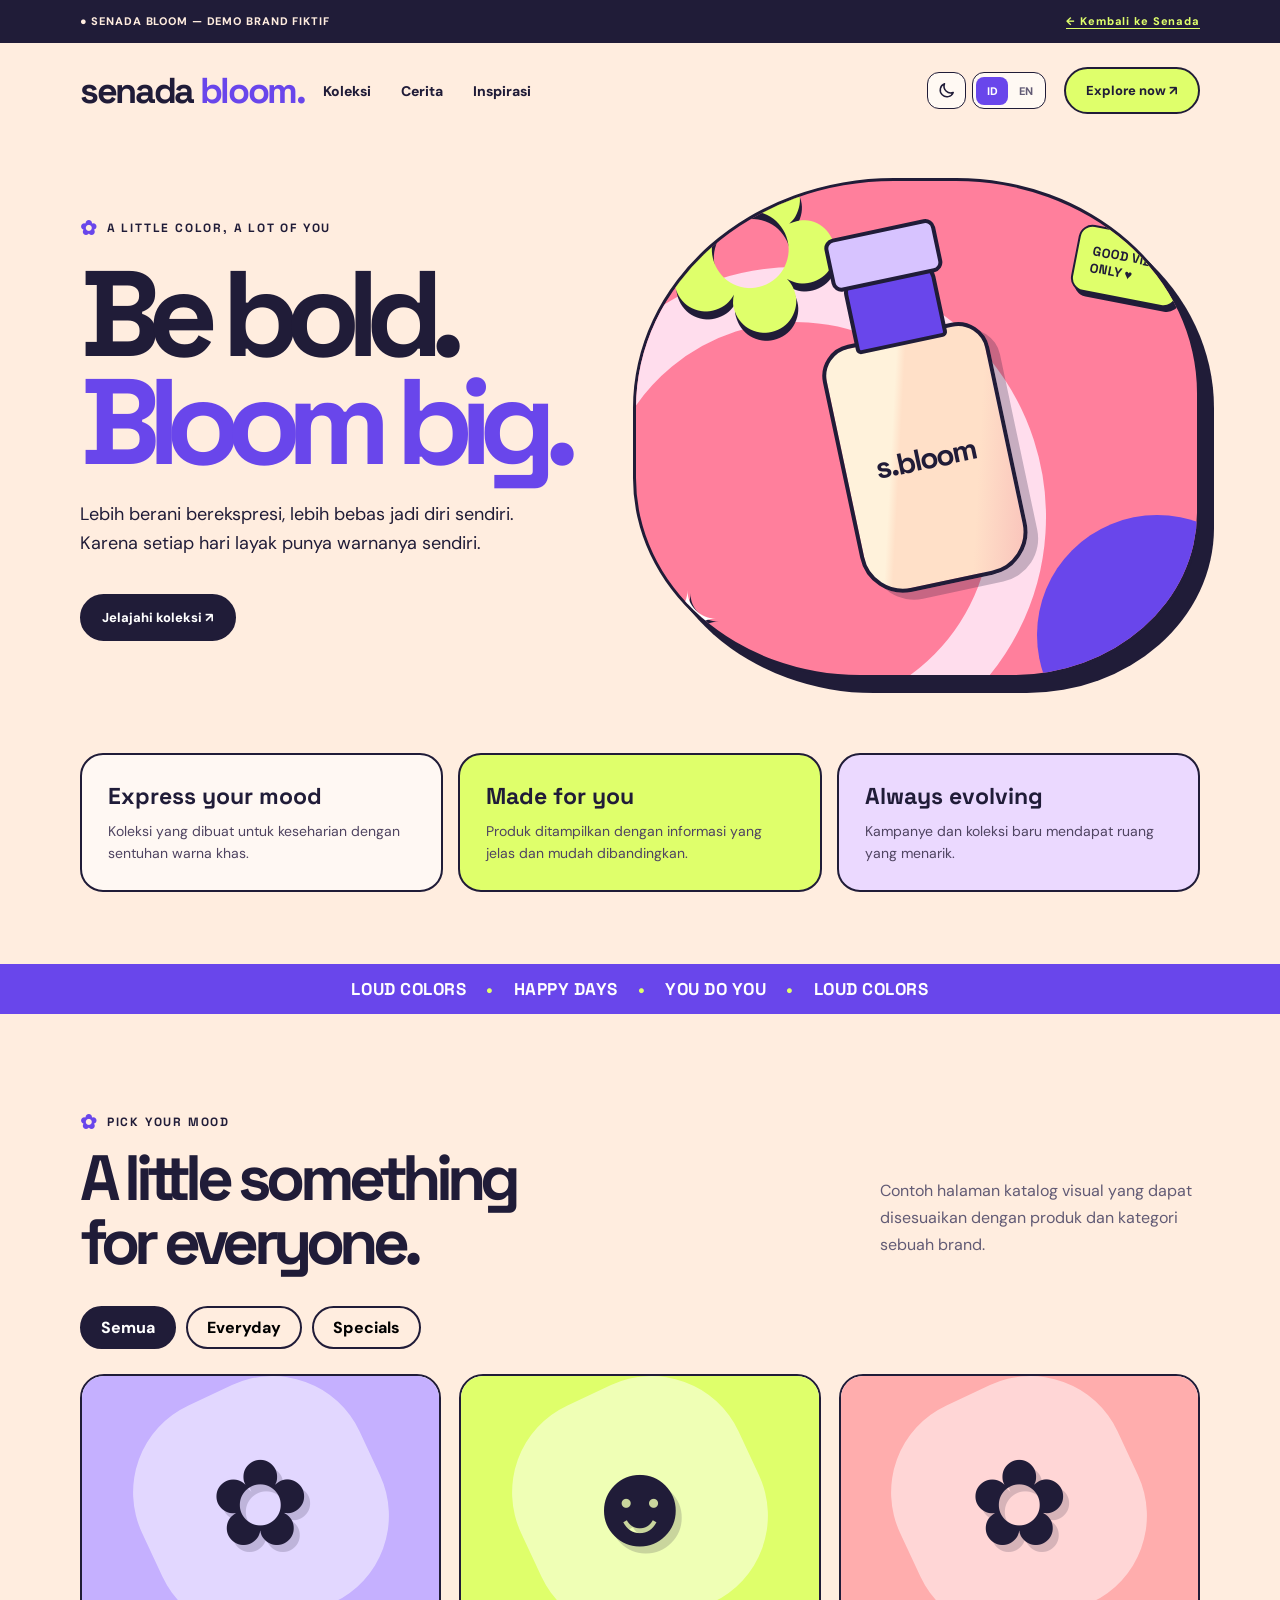
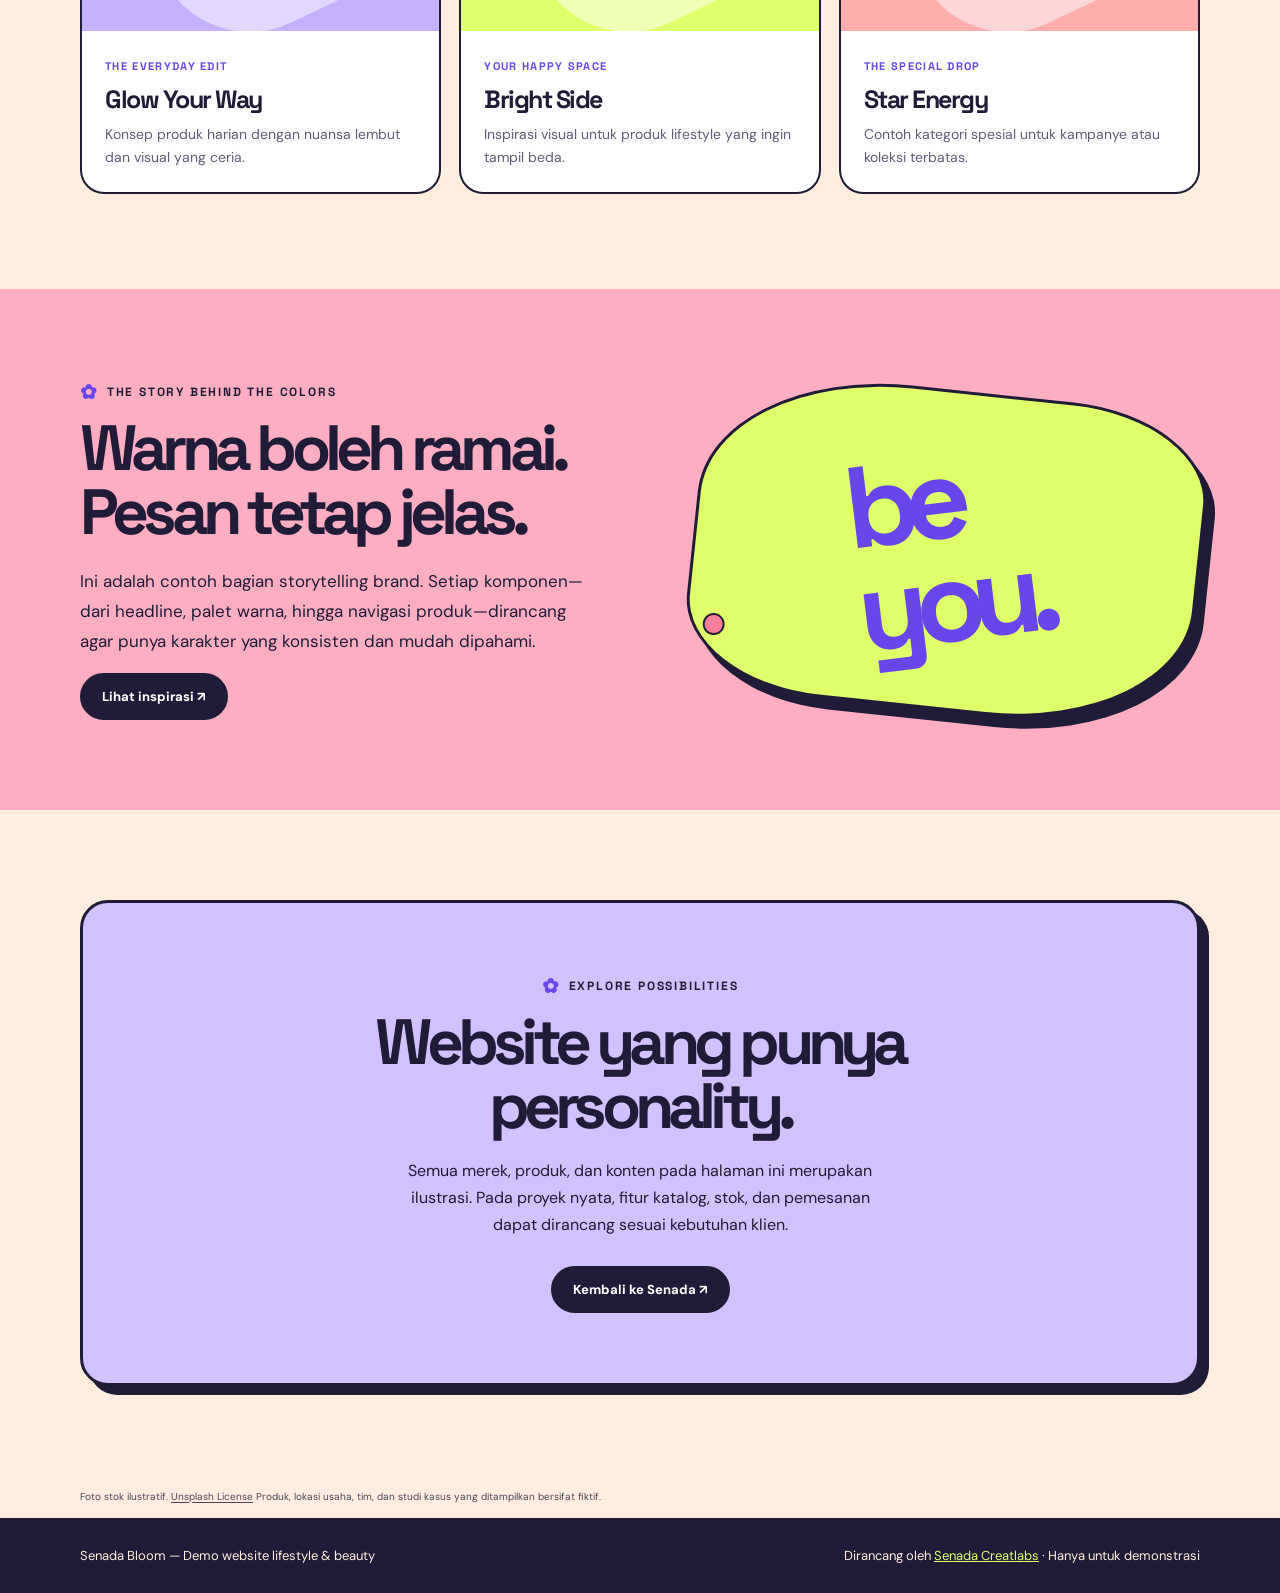
<file: demos/bloom.html>
<!doctype html>
<html lang="id"><head><meta charset="utf-8"><meta name="viewport" content="width=device-width,initial-scale=1">
<meta name="robots" content="noindex,nofollow"><meta http-equiv="refresh" content="0;url=senada-bloom.html">
<link rel="canonical" href="senada-bloom.html"><title>Preview Senada Bloom telah diperbarui</title>
<script>location.replace("senada-bloom.html"+location.hash)</script></head>
<body><p>Preview telah diperbarui menjadi <a href="senada-bloom.html">Senada Bloom</a>.</p></body></html>
</file>
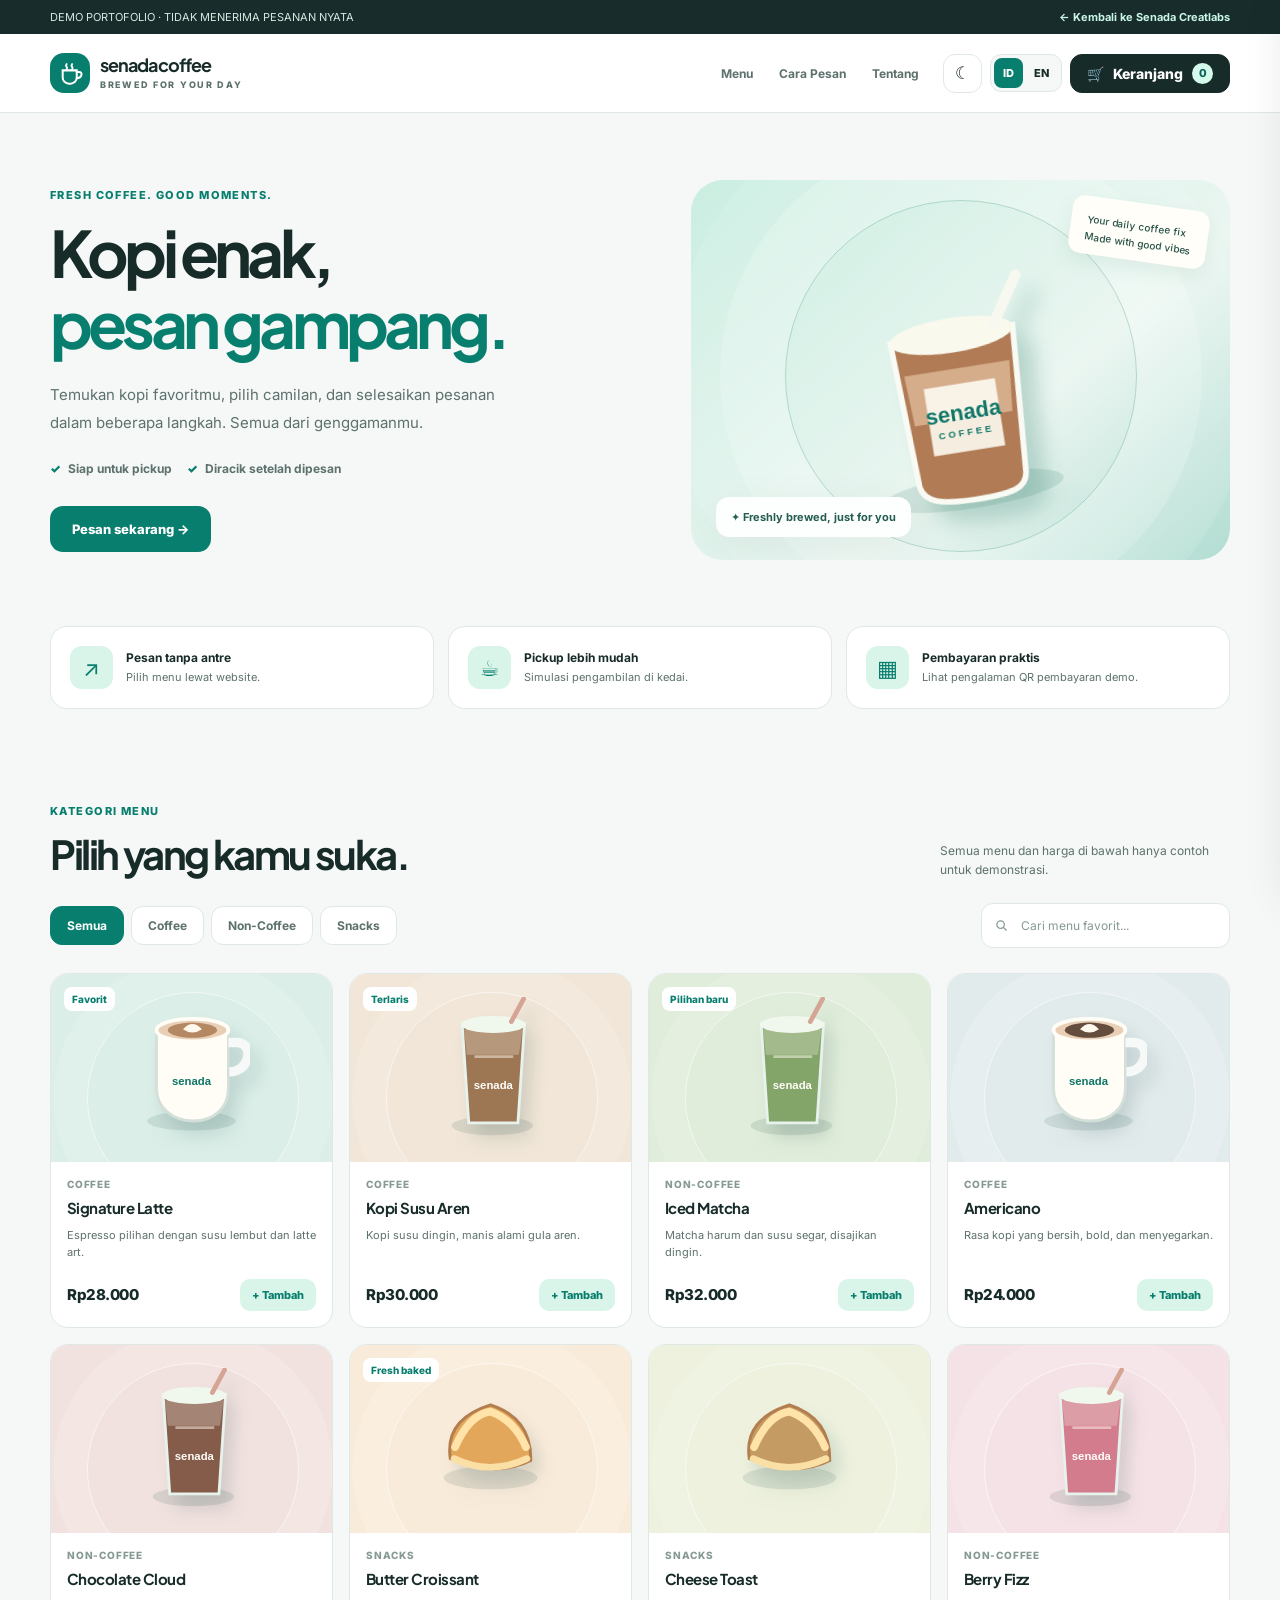
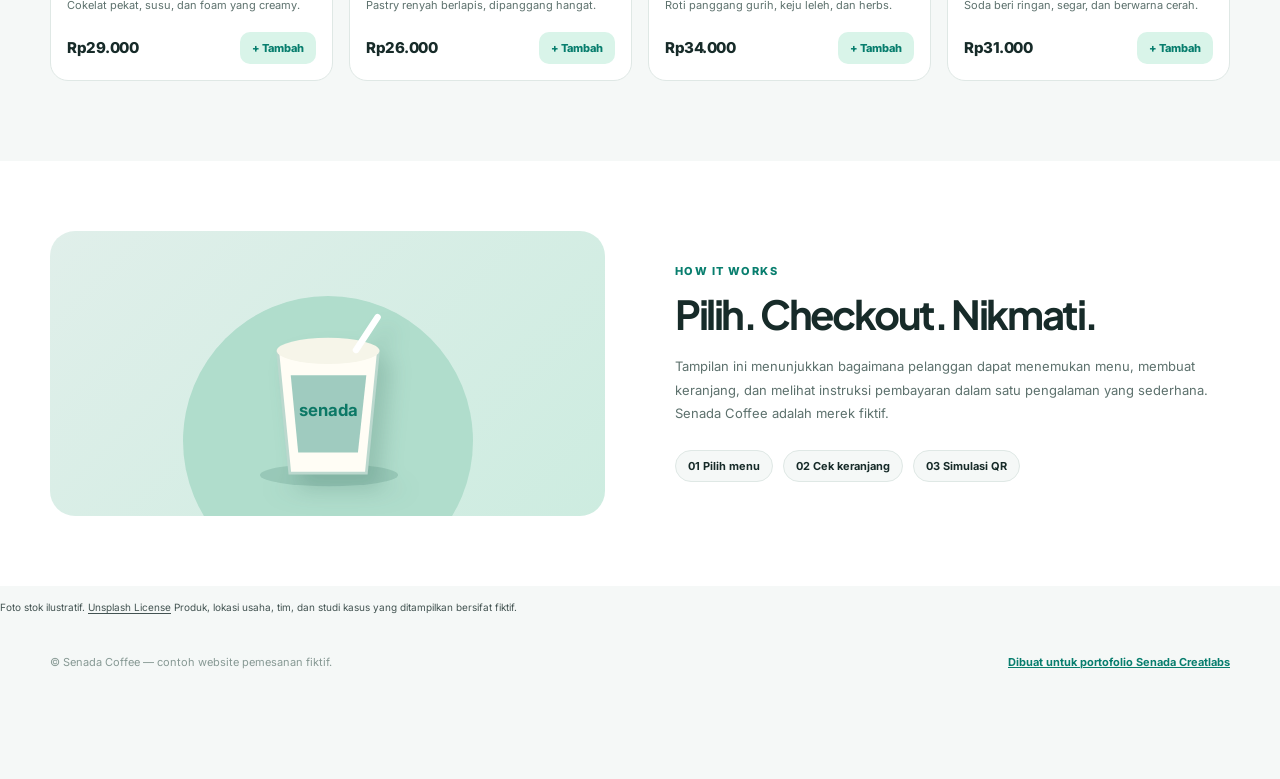
<file: demos/kopi-hangat.html>
<!doctype html>
<html lang="id"><head><meta charset="utf-8"><meta name="viewport" content="width=device-width,initial-scale=1">
<meta name="robots" content="noindex,nofollow"><meta http-equiv="refresh" content="0;url=senada-coffee.html">
<link rel="canonical" href="senada-coffee.html"><title>Preview Senada Coffee telah diperbarui</title>
<script>location.replace("senada-coffee.html"+location.hash)</script></head>
<body><p>Preview telah diperbarui menjadi <a href="senada-coffee.html">Senada Coffee</a>.</p></body></html>
</file>
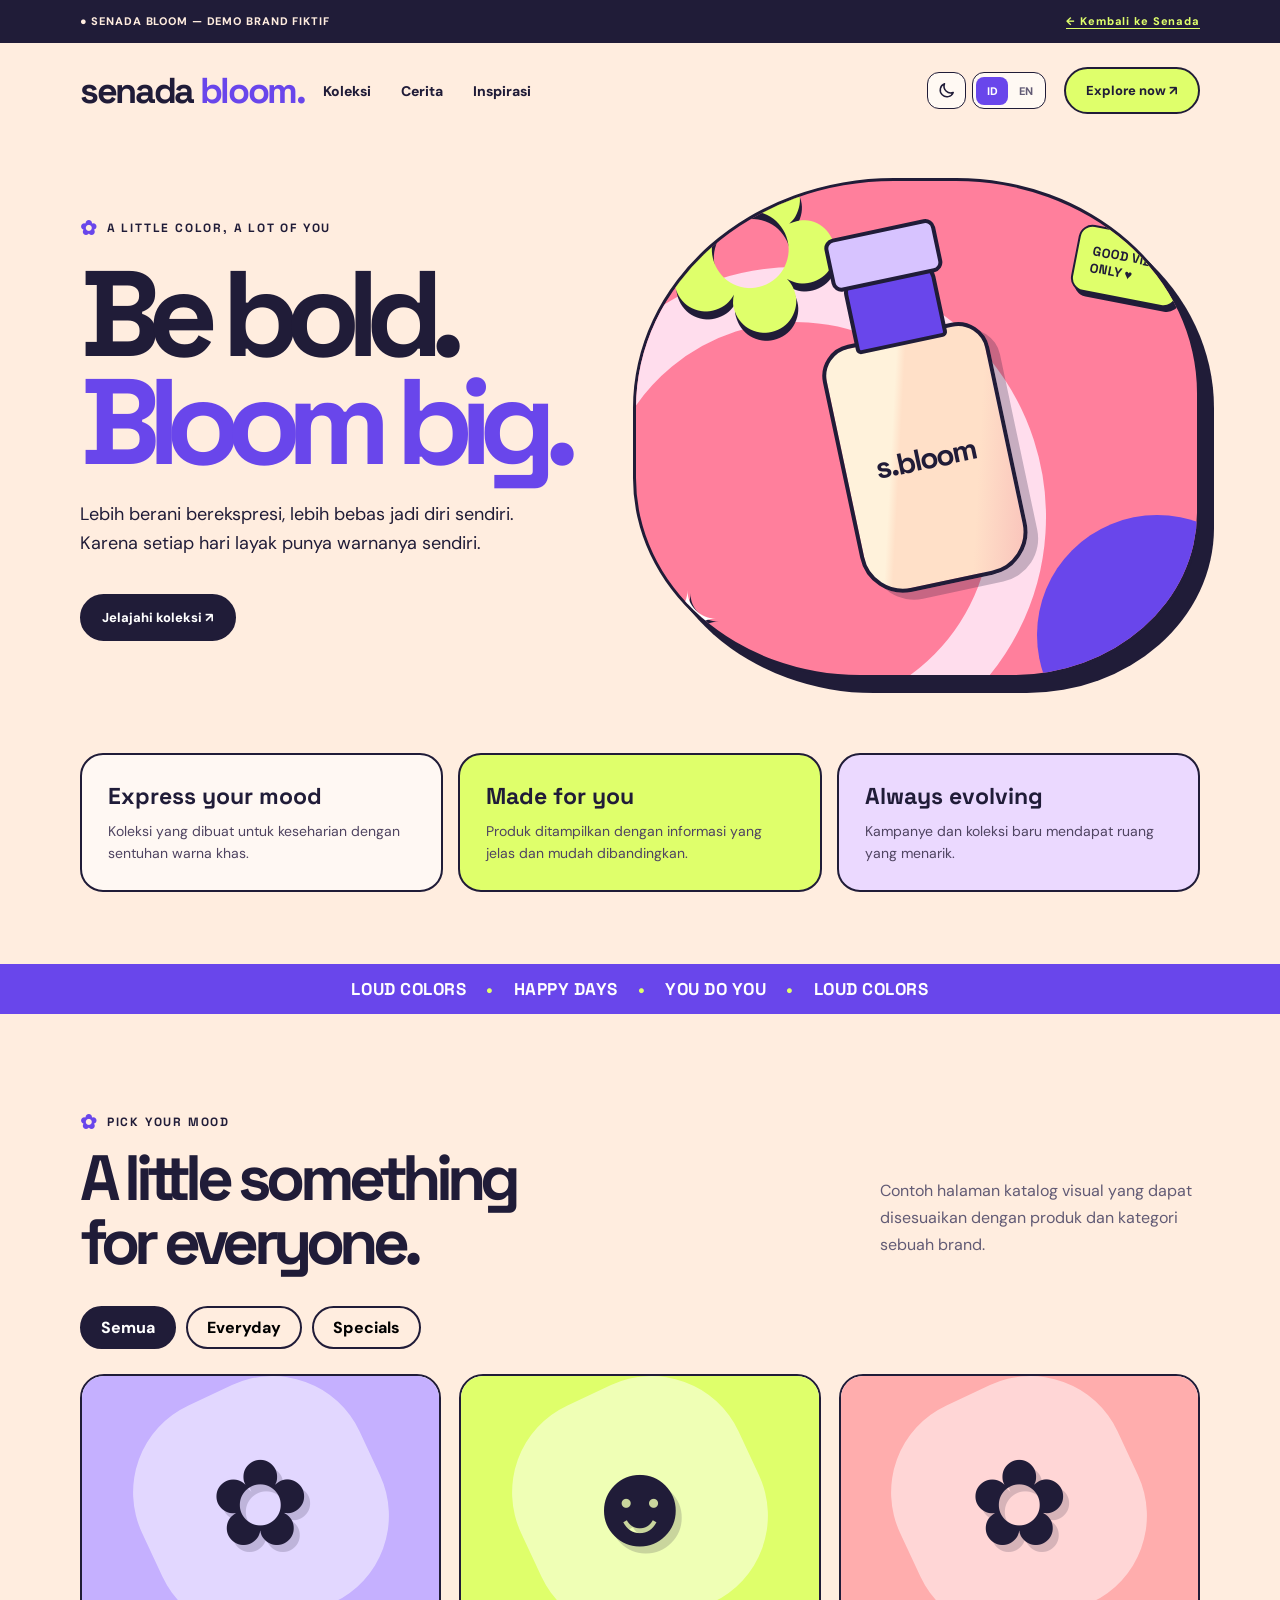
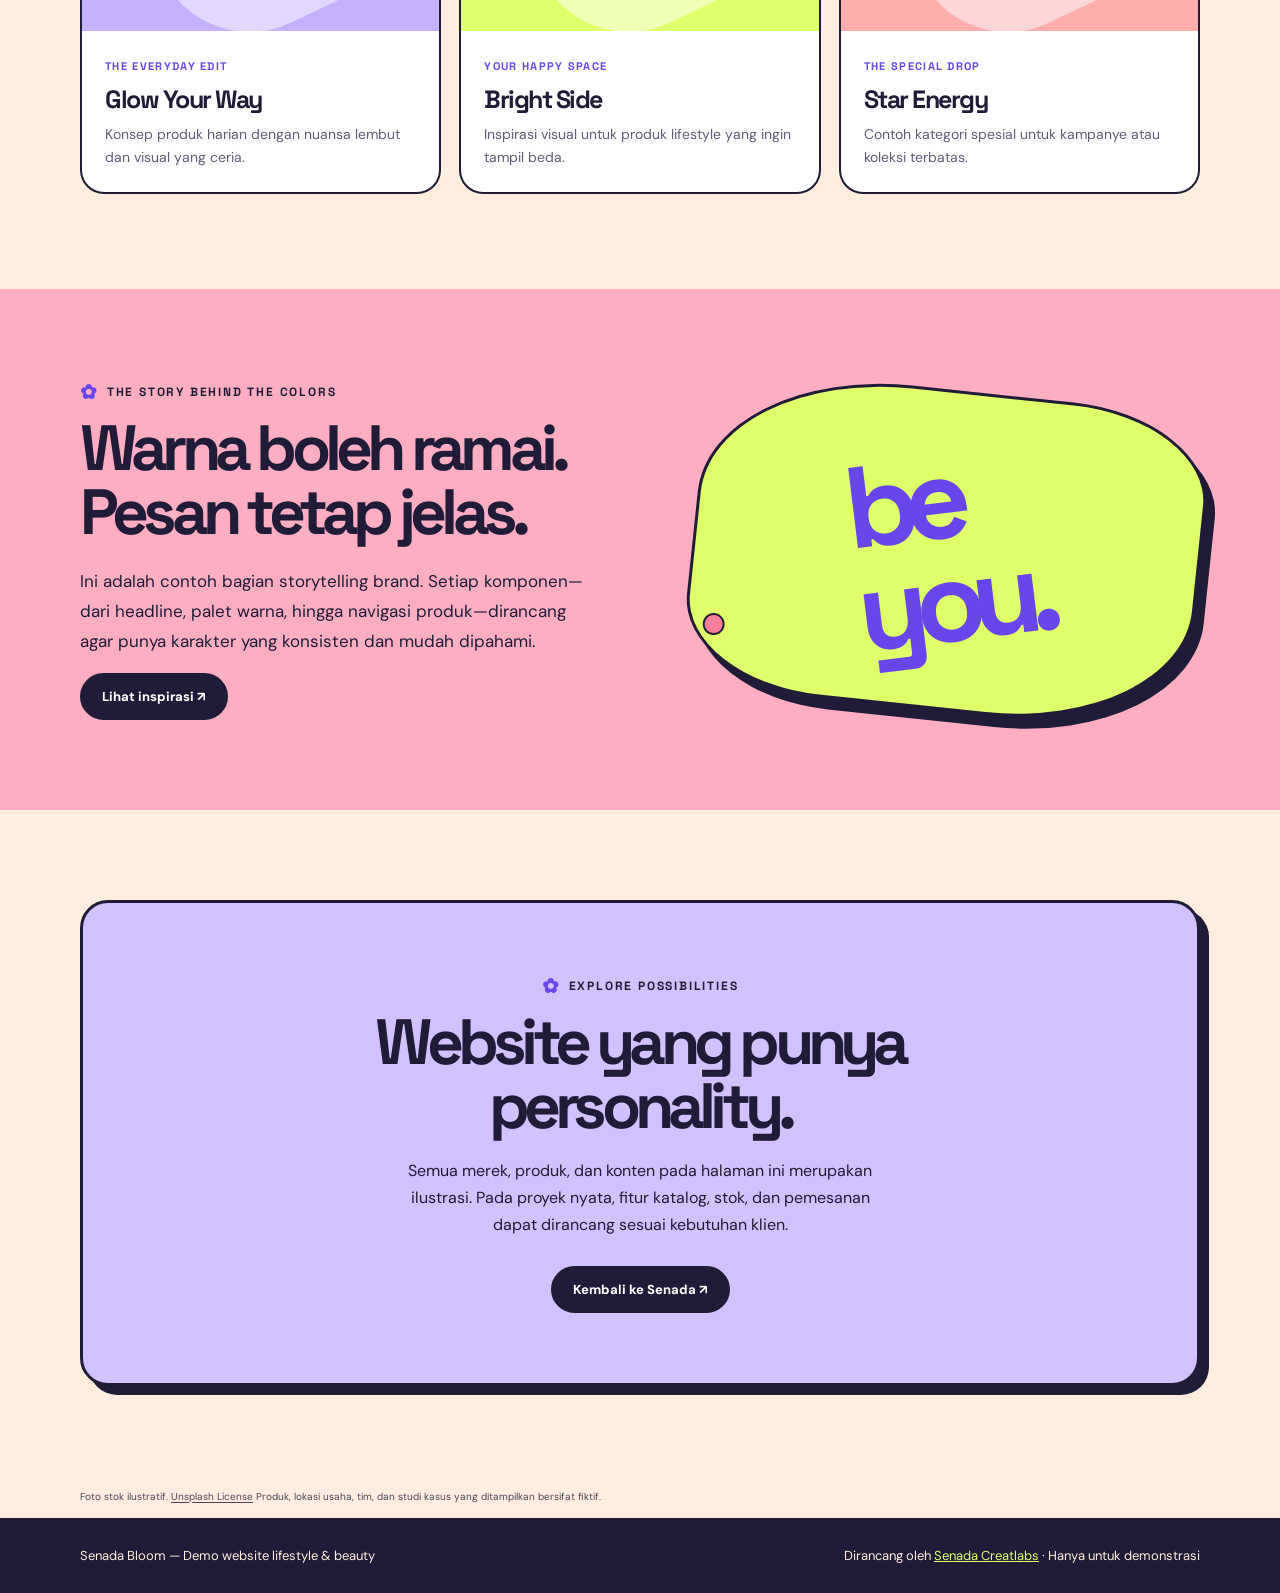
<file: demos/senada-bloom.html>
<!doctype html>
<html lang="id">
<head>
  <meta charset="utf-8"><meta name="viewport" content="width=device-width,initial-scale=1">
  <meta name="robots" content="noindex,nofollow">
  <meta name="theme-color" content="#ffb8c5">
  <script>try{if(localStorage.getItem('senada-theme')==='dark')document.documentElement.dataset.theme='dark'}catch(e){}</script>
  <title>Senada Bloom — Lifestyle & Beauty Website Concept</title>
  <meta name="description" content="Website konsep lifestyle dan beauty Senada Bloom, sebuah brand fiktif untuk demonstrasi katalog, brand story, dan kampanye.">
  <link rel="preconnect" href="https://fonts.googleapis.com"><link rel="preconnect" href="https://fonts.gstatic.com" crossorigin>
  <link href="https://fonts.googleapis.com/css2?family=DM+Sans:wght@400;500;600;700;800&family=Space+Grotesk:wght@400;500;600;700&display=swap" rel="stylesheet">
  <style>
    :root{--ink:#201c38;--hot:#ff7f9c;--pink:#ffbac9;--cream:#ffeddf;--violet:#6946eb;--lime:#dfff6b;--white:#fff9f3}
    *{box-sizing:border-box}html{scroll-behavior:smooth;scroll-padding-top:120px}body{margin:0;color:var(--ink);background:var(--cream);font-family:"DM Sans",sans-serif}a{color:inherit}button{font:inherit;cursor:pointer}h1,h2,h3,p{margin-top:0}.wrap{width:min(1120px,calc(100% - 44px));margin-inline:auto}
    .demo-bar{position:sticky;top:0;z-index:30;background:var(--ink);color:var(--cream);font:800 11px/1.3 "DM Sans",sans-serif;letter-spacing:.08em}.demo-bar-inner{min-height:43px;display:flex;align-items:center;justify-content:space-between;gap:10px}.demo-bar a{text-decoration:none;color:var(--lime);border-bottom:1px solid var(--lime);white-space:nowrap}
    .nav{display:flex;align-items:center;justify-content:space-between;padding:24px 0;gap:18px}.logo{font:700 46px/1 "Space Grotesk",sans-serif;letter-spacing:-.11em;text-decoration:none}.logo span{color:var(--violet)}.navlinks{display:flex;align-items:center;gap:30px;font-weight:800;font-size:14px}.navlinks a{text-decoration:none}.navlinks a:hover{text-decoration:underline;text-underline-offset:5px}.btn{display:inline-flex;align-items:center;justify-content:center;padding:13px 20px;background:var(--ink);border:2px solid var(--ink);border-radius:100px;color:white;text-decoration:none;font-weight:800;font-size:13px;white-space:nowrap;transition:transform .2s,box-shadow .2s}.btn:hover{transform:translate(-3px,-3px);box-shadow:4px 4px 0 var(--ink)}.btn-lime{background:var(--lime);color:var(--ink)}
    .hero{display:grid;grid-template-columns:.94fr 1.06fr;gap:50px;align-items:center;min-height:550px;padding:40px 0 75px}.kicker{font:800 12px "Space Grotesk",sans-serif;letter-spacing:.15em;text-transform:uppercase;display:flex;align-items:center;gap:8px}.kicker:before{content:"✿";color:var(--violet);font-size:20px}.hero h1{font:700 clamp(5rem,9.5vw,9.3rem)/.89 "Space Grotesk",sans-serif;letter-spacing:-.11em;margin:19px 0 24px}.hero h1 em{font-style:normal;color:var(--violet);display:block}.hero p{font-size:18px;max-width:440px;line-height:1.6}.hero .btn{margin-top:18px}
    .stage{height:500px;position:relative;border:3px solid var(--ink);border-radius:46% 43% 33% 40%;background:var(--hot);box-shadow:14px 15px var(--ink);overflow:hidden;isolation:isolate}.stage:before{content:"";position:absolute;width:390px;height:390px;border-radius:50%;border:55px solid #ffdded;left:-90px;top:86px;transform:rotate(-18deg)}.stage:after{content:"";position:absolute;width:240px;height:240px;border-radius:50%;background:var(--violet);right:-80px;bottom:-80px}.stage-star{font-size:225px;color:var(--lime);position:absolute;left:20px;top:-45px;transform:rotate(20deg);line-height:1;z-index:1;text-shadow:5px 7px 0 var(--ink)}.bottle{position:absolute;width:170px;height:255px;background:linear-gradient(105deg,#fff2db 0 34%,#ffe0c8 38% 74%,#f9c1ba);left:calc(50% - 75px);top:150px;z-index:2;border:4px solid var(--ink);border-radius:32px 32px 44px 44px;transform:rotate(-12deg);box-shadow:9px 9px 0 #201c3840;display:grid;place-items:center}.bottle:before{content:"";position:absolute;width:85px;height:67px;top:-67px;background:var(--violet);border:4px solid var(--ink);border-radius:14px 14px 5px 5px}.bottle:after{content:"";position:absolute;width:105px;height:46px;top:-111px;background:#d7c3ff;border:4px solid var(--ink);border-radius:10px}.bottle strong{font:700 40px "Space Grotesk",sans-serif;letter-spacing:-.12em}.stage-label{position:absolute;right:15px;top:51px;z-index:3;background:var(--lime);border:2px solid var(--ink);padding:15px;border-radius:14px;transform:rotate(11deg);font:800 13px "Space Grotesk",sans-serif;box-shadow:4px 4px 0 var(--ink)}.stage-spark{font-size:75px;position:absolute;bottom:6px;left:20px;z-index:3;color:white;text-shadow:3px 3px var(--ink)}
    .marquee{display:flex;justify-content:center;align-items:center;gap:20px;padding:14px;background:var(--violet);color:white;overflow:hidden;font:800 clamp(12px,2vw,17px) "Space Grotesk",sans-serif;letter-spacing:.03em;text-align:center}.marquee span{color:var(--lime)}
    .section{padding:95px 0}.section-heading{display:flex;gap:30px;align-items:end;justify-content:space-between;margin-bottom:32px}.section-heading h2,.brand-story h2,.cta-panel h2{font:700 clamp(3rem,5vw,5.5rem)/.99 "Space Grotesk",sans-serif;letter-spacing:-.09em;margin:12px 0 0}.section-heading p{max-width:320px;line-height:1.7;color:#625b75}.filters{display:flex;gap:10px;flex-wrap:wrap;margin-bottom:25px}.filter{background:transparent;border:2px solid var(--ink);border-radius:100px;padding:9px 19px;font-weight:800}.filter[aria-pressed="true"]{background:var(--ink);color:white}.product-grid{display:grid;grid-template-columns:repeat(3,1fr);gap:18px}.product[hidden]{display:none}.product{background:white;border:2px solid var(--ink);border-radius:24px;overflow:hidden}.product-art{height:255px;position:relative;display:grid;place-items:center;overflow:hidden}.product-art:before{content:"";position:absolute;width:240px;height:240px;border-radius:40%;transform:rotate(-25deg);background:#ffffff80}.product:nth-child(1) .product-art{background:#c5b0ff}.product:nth-child(2) .product-art{background:#dfff6b}.product:nth-child(3) .product-art{background:#ffadad}.product-symbol{position:relative;z-index:1;font-size:120px;line-height:1;filter:drop-shadow(6px 7px #201c382f)}.product-copy{padding:23px}.product-copy small{font:800 11px "Space Grotesk",sans-serif;letter-spacing:.12em;color:var(--violet)}.product-copy h3{font:700 25px "Space Grotesk",sans-serif;letter-spacing:-.06em;margin:8px 0}.product-copy p{line-height:1.65;color:#625b75;font-size:14px;margin-bottom:0}
    .brand-story{background:#ffadc2;padding:90px 0}.story-grid{display:grid;grid-template-columns:1fr .9fr;align-items:center;gap:50px}.brand-story p{font-size:17px;line-height:1.75;max-width:510px;margin-top:23px}.story-art{min-height:320px;display:grid;place-items:center;background:var(--lime);border:3px solid var(--ink);border-radius:40% 28% 39% 28%;transform:rotate(6deg);box-shadow:10px 11px var(--ink);position:relative}.story-art strong{font:700 clamp(4rem,9vw,8.5rem)/.9 "Space Grotesk",sans-serif;letter-spacing:-.12em;transform:rotate(-13deg);color:var(--violet)}.story-art span{position:absolute;left:12px;bottom:5px;font-size:83px;color:var(--hot);-webkit-text-stroke:2px var(--ink)}
    .cta{padding:90px 0}.cta-panel{border:3px solid var(--ink);background:#d2c1ff;border-radius:28px;padding:70px 30px;text-align:center;box-shadow:9px 9px var(--ink)}.cta-panel p{max-width:490px;margin:19px auto 27px;line-height:1.7}.footer{background:var(--ink);color:var(--cream);padding:29px 0}.footer .wrap{display:flex;align-items:center;justify-content:space-between;gap:15px;flex-wrap:wrap;font-size:13px}.footer a{color:var(--lime)}
    @media(max-width:790px){.navlinks{display:none}.nav{padding:18px 0}.logo{font-size:36px}.hero{grid-template-columns:1fr;min-height:0;gap:22px;padding:25px 0 65px}.hero h1{font-size:clamp(4.5rem,15vw,7rem)}.stage{max-width:480px;width:94%;margin:0 auto;height:380px}.stage-star{font-size:170px}.bottle{transform:scale(.8) rotate(-12deg);top:94px}.section{padding:65px 0}.section-heading{display:block}.product-grid{grid-template-columns:1fr}.product-art{height:210px}.brand-story{padding:65px 0}.story-grid{grid-template-columns:1fr;gap:30px}.story-art{min-height:235px}.cta{padding:70px 0}.cta-panel{padding:55px 20px}}
    @media(max-width:400px){.wrap{width:calc(100% - 32px)}.demo-bar{font-size:9px}.hero h1{font-size:4.3rem}.stage{height:330px}.stage-star{font-size:135px}.stage-label{font-size:11px;padding:10px}.bottle{top:57px;transform:scale(.69) rotate(-12deg)}.marquee{font-size:10px;gap:10px}}
    @media(prefers-reduced-motion:reduce){html{scroll-behavior:auto}*{transition:none!important}}
  .logo{font-size:clamp(27px,3vw,36px);letter-spacing:-.065em}.bottle strong{font-size:30px;letter-spacing:-.055em}
    .value-strip{display:grid;grid-template-columns:repeat(3,minmax(0,1fr));gap:15px;padding-top:0;padding-bottom:72px}.value-strip article{padding:26px;border:2px solid #201c38;border-radius:23px;background:#fff8f3}.value-strip article:nth-child(2){background:#dfff6b}.value-strip article:nth-child(3){background:#ebd9ff}.value-strip strong{font:700 23px "Space Grotesk",sans-serif}.value-strip p{font-size:14px;color:#4f4461;line-height:1.55;margin:10px 0 0}
    :root[data-theme="dark"] .value-strip article{background:#2d2342;color:#f9eaff;border-color:#b9abe0}:root[data-theme="dark"] .value-strip article p{color:#d2c6e8}
    @media(max-width:790px){.value-strip{grid-template-columns:1fr;padding-bottom:50px}.logo{font-size:27px}}
  </style>
  <link rel="stylesheet" href="../preferences.css">
<link rel="stylesheet" href="demo-real-photos.css?v=1">
  <script src="../preferences.js" defer></script>
<script src="demo-real-photos.js?v=2" defer></script>
</head>
<body data-page="bloom">
  <div class="demo-bar"><div class="wrap demo-bar-inner"><span>● SENADA BLOOM — DEMO BRAND FIKTIF</span><a href="../index.html#work">← Kembali ke Senada</a></div></div>
  <header class="wrap nav"><a class="logo" href="#" aria-label="Senada Bloom, beranda">senada<span> bloom.</span></a><nav class="navlinks" aria-label="Navigasi demo"><a href="#koleksi">Koleksi</a><a href="#cerita">Cerita</a><a href="#inspirasi">Inspirasi</a></nav><div class="preference-controls" role="group" aria-label="Tampilan dan bahasa"><button class="preference-theme" type="button" data-theme-toggle aria-label="Aktifkan mode gelap" title="Aktifkan mode gelap" aria-pressed="false"><svg class="moon-icon" viewBox="0 0 24 24" aria-hidden="true"><path d="M20.5 14.5A8.5 8.5 0 0 1 9.5 3.5a8.5 8.5 0 1 0 11 11Z"/></svg><svg class="sun-icon" viewBox="0 0 24 24" aria-hidden="true"><circle cx="12" cy="12" r="4"/><path d="M12 2v2m0 16v2M4.9 4.9l1.4 1.4m11.4 11.4 1.4 1.4M2 12h2m16 0h2M4.9 19.1l1.4-1.4M17.7 6.3l1.4-1.4"/></svg></button><div class="preference-lang" role="group" aria-label="Bahasa"><button type="button" data-language="id" aria-pressed="true">ID</button><button type="button" data-language="en" aria-pressed="false">EN</button></div></div><a class="btn btn-lime" href="#koleksi">Explore now ↗</a></header>
  <main>
    <section class="wrap hero"><div><div class="kicker">a little color, a lot of you</div><h1>Be bold.<em>Bloom big.</em></h1><p>Lebih berani berekspresi, lebih bebas jadi diri sendiri. Karena setiap hari layak punya warnanya sendiri.</p><a class="btn" href="#koleksi">Jelajahi koleksi ↗</a></div><div class="stage" role="img" aria-label="Ilustrasi kemasan produk bloom yang berwarna pastel"><span class="stage-star" aria-hidden="true">✿</span><div class="bottle"><strong>s.bloom</strong></div><div class="stage-label">GOOD VIBES<br>ONLY ♥</div><div class="stage-spark">✦</div></div></section>
    <section class="wrap value-strip" aria-label="Karakter produk"><article><strong>Express your mood</strong><p>Koleksi yang dibuat untuk keseharian dengan sentuhan warna khas.</p></article><article><strong>Made for you</strong><p>Produk ditampilkan dengan informasi yang jelas dan mudah dibandingkan.</p></article><article><strong>Always evolving</strong><p>Kampanye dan koleksi baru mendapat ruang yang menarik.</p></article></section>
    <div class="marquee" aria-hidden="true">LOUD COLORS <span>•</span> HAPPY DAYS <span>•</span> YOU DO YOU <span>•</span> LOUD COLORS</div>
    <section id="koleksi" class="section"><div class="wrap"><div class="section-heading"><div><div class="kicker">Pick your mood</div><h2>A little something<br>for everyone.</h2></div><p>Contoh halaman katalog visual yang dapat disesuaikan dengan produk dan kategori sebuah brand.</p></div>
      <div class="filters" role="group" aria-label="Filter koleksi"><button class="filter" type="button" data-filter="all" aria-pressed="true">Semua</button><button class="filter" type="button" data-filter="daily" aria-pressed="false">Everyday</button><button class="filter" type="button" data-filter="special" aria-pressed="false">Specials</button></div>
      <div class="product-grid">
        <article class="product" data-category="daily"><div class="product-art"><span class="product-symbol" aria-hidden="true">✿</span></div><div class="product-copy"><small>THE EVERYDAY EDIT</small><h3>Glow Your Way</h3><p>Konsep produk harian dengan nuansa lembut dan visual yang ceria.</p></div></article>
        <article class="product" data-category="daily"><div class="product-art"><span class="product-symbol" aria-hidden="true">☻</span></div><div class="product-copy"><small>YOUR HAPPY SPACE</small><h3>Bright Side</h3><p>Inspirasi visual untuk produk lifestyle yang ingin tampil beda.</p></div></article>
        <article class="product" data-category="special"><div class="product-art"><span class="product-symbol" aria-hidden="true">✿</span></div><div class="product-copy"><small>THE SPECIAL DROP</small><h3>Star Energy</h3><p>Contoh kategori spesial untuk kampanye atau koleksi terbatas.</p></div></article>
      </div>
    </div></section>
    <section class="brand-story" id="cerita"><div class="wrap story-grid"><div><div class="kicker">The story behind the colors</div><h2>Warna boleh ramai. Pesan tetap jelas.</h2><p>Ini adalah contoh bagian storytelling brand. Setiap komponen—dari headline, palet warna, hingga navigasi produk—dirancang agar punya karakter yang konsisten dan mudah dipahami.</p><a class="btn" href="#inspirasi">Lihat inspirasi ↗</a></div><div class="story-art" aria-hidden="true"><strong>be<br>you.</strong><span>•</span></div></div></section>
    <section id="inspirasi" class="cta wrap"><div class="cta-panel"><div class="kicker" style="justify-content:center">Explore possibilities</div><h2>Website yang punya<br>personality.</h2><p>Semua merek, produk, dan konten pada halaman ini merupakan ilustrasi. Pada proyek nyata, fitur katalog, stok, dan pemesanan dapat dirancang sesuai kebutuhan klien.</p><a class="btn" href="../index.html#work">Kembali ke Senada ↗</a></div></section>
  </main>
  <footer class="footer"><div class="wrap"><span>Senada Bloom — Demo website lifestyle & beauty</span><span>Dirancang oleh <a href="../index.html">Senada Creatlabs</a> · Hanya untuk demonstrasi</span></div></footer>
  <script>
    document.querySelectorAll('[data-filter]').forEach(function(button){
      button.addEventListener('click',function(){
        var filter=button.dataset.filter;
        document.querySelectorAll('[data-filter]').forEach(function(item){item.setAttribute('aria-pressed',String(item===button));});
        document.querySelectorAll('[data-category]').forEach(function(item){item.hidden=filter!=='all'&&item.dataset.category!==filter;});
      });
    });
  </script>
</body>
</html>
</file>
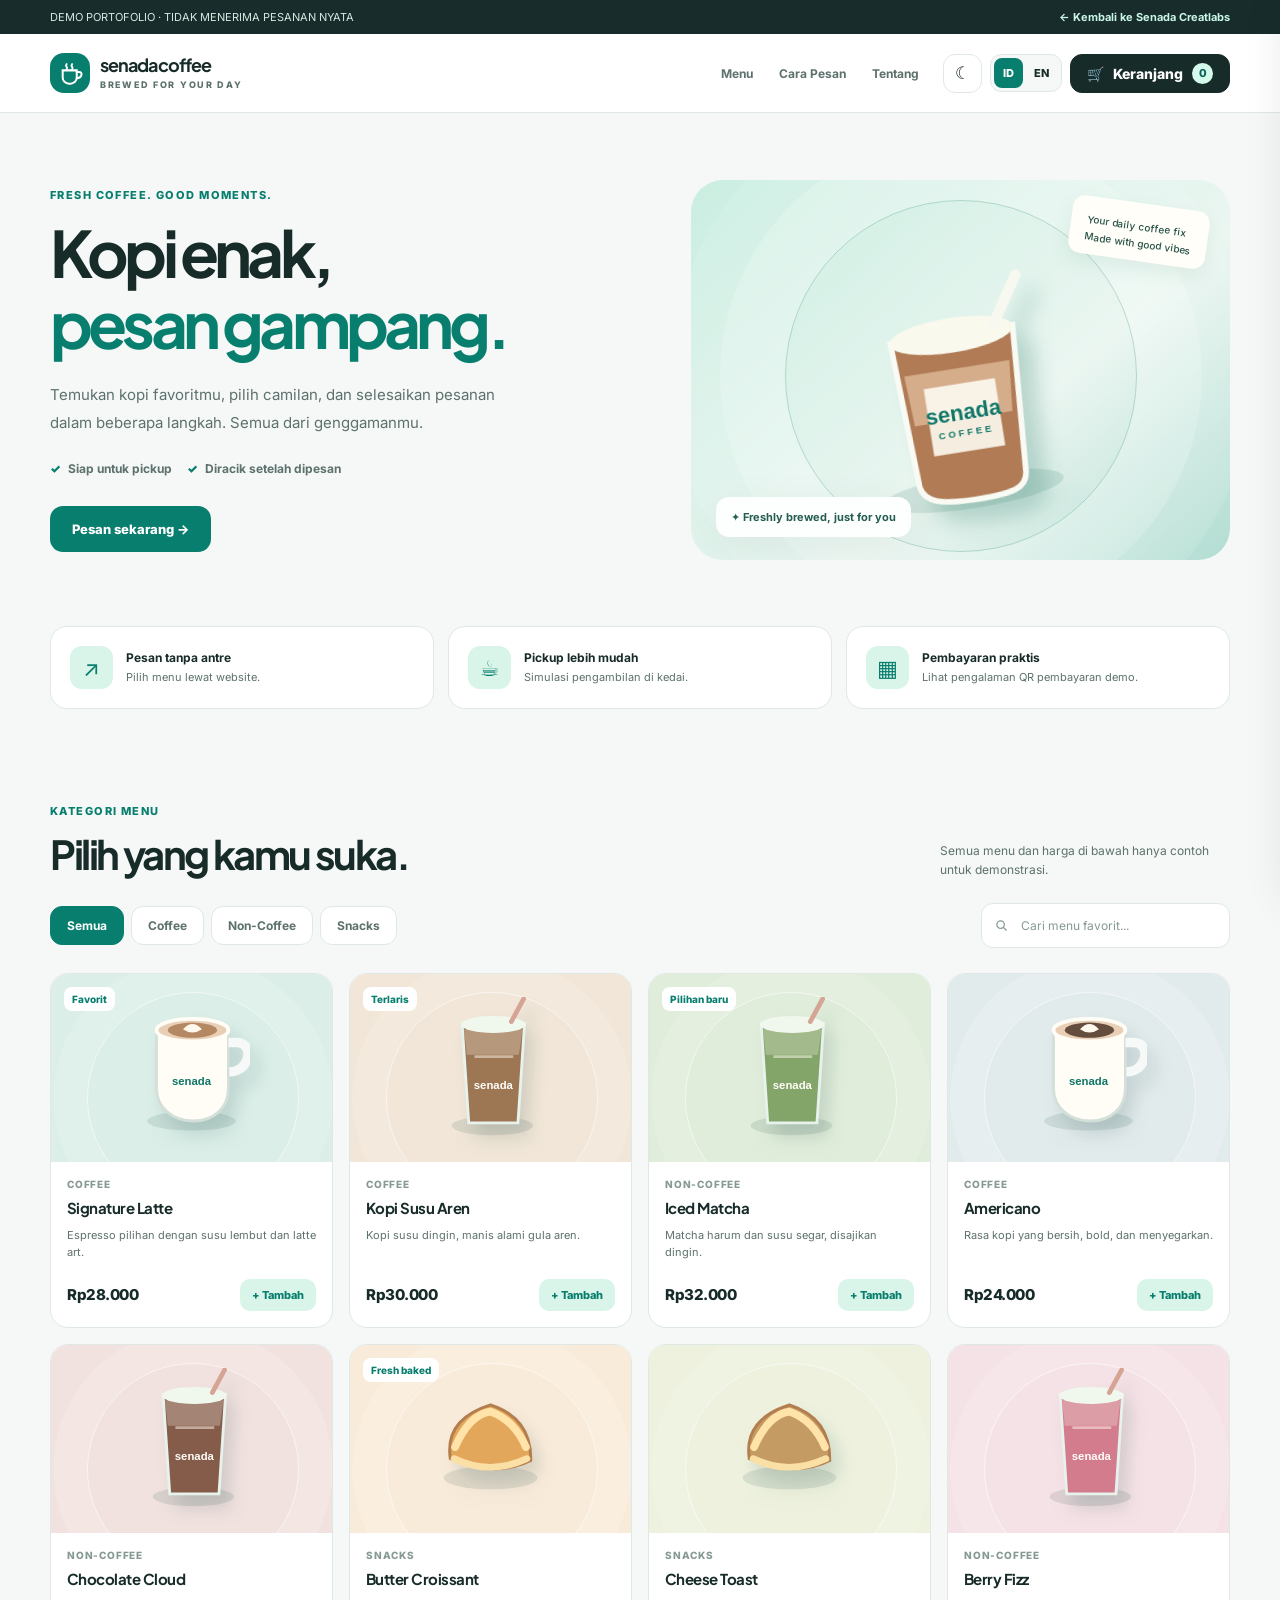
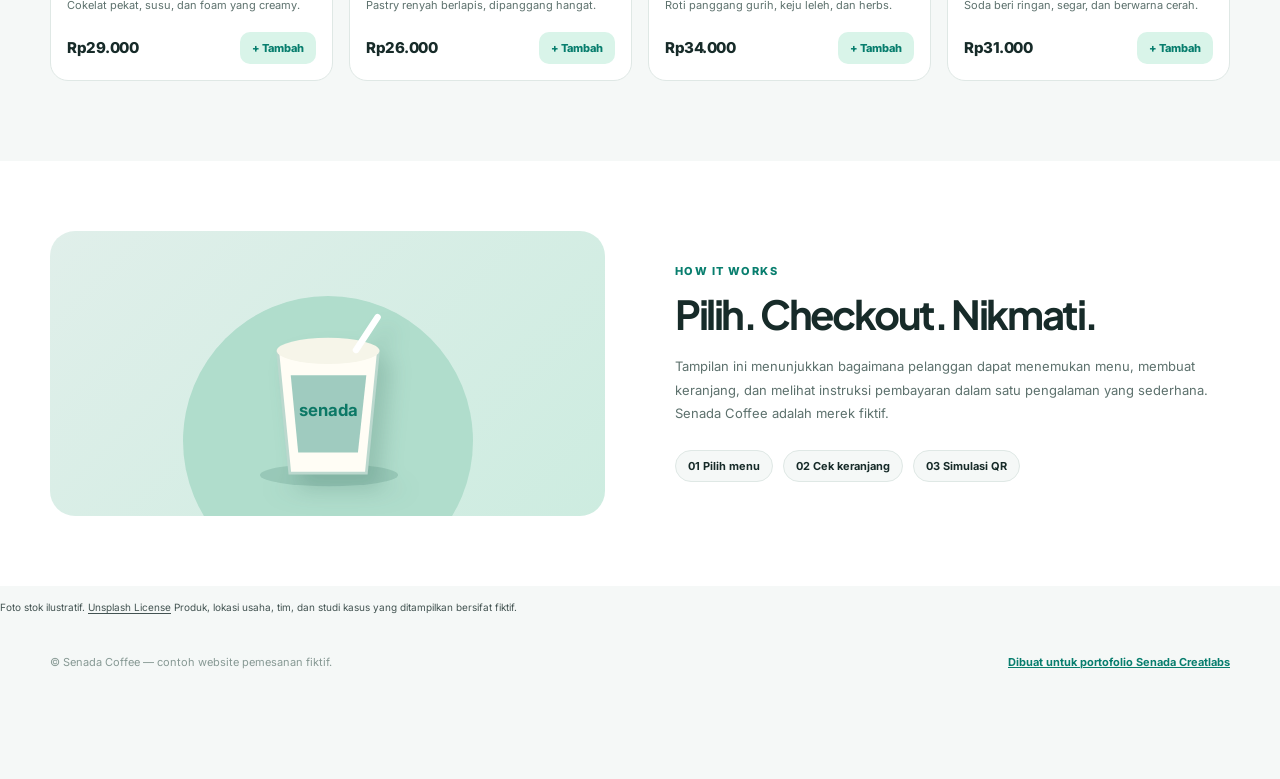
<file: demos/senada-coffee.html>
<!doctype html>
<html lang="id">
<head>
<meta charset="utf-8"><meta name="viewport" content="width=device-width,initial-scale=1">
<meta name="robots" content="noindex,nofollow">
<meta name="theme-color" content="#f5f8f7">
<meta name="description" content="Senada Coffee, demo website pemesanan kopi online dengan katalog, keranjang, checkout, dan QR simulasi tanpa pembayaran nyata.">
<title>Senada Coffee — Pesan Kopi Online (Demo)</title>
<link rel="icon" type="image/svg+xml" href="../favicon.svg">
<link rel="preconnect" href="https://fonts.googleapis.com"><link rel="preconnect" href="https://fonts.gstatic.com" crossorigin>
<link href="https://fonts.googleapis.com/css2?family=Inter:wght@400;500;600;700;800&family=Plus+Jakarta+Sans:wght@500;600;700;800&display=swap" rel="stylesheet">
<script>try{if(localStorage.getItem("senada-theme")==="dark")document.documentElement.dataset.theme="dark"}catch(e){}</script>
<link rel="stylesheet" href="senada-coffee.css">
<link rel="stylesheet" href="demo-real-photos.css?v=1">
<script src="senada-coffee.js" defer></script>
<script src="demo-real-photos.js?v=2" defer></script>
</head>
<body data-page="coffee">
<div class="demo-banner"><div class="shell"><span data-i18n="demo">DEMO PORTOFOLIO · TIDAK MENERIMA PESANAN NYATA</span><a href="../index.html#work" data-i18n="back">← Kembali ke Senada Creatlabs</a></div></div>
<header class="site-header">
 <div class="shell header-row">
  <a href="#" class="logo" aria-label="Senada Coffee home">
   <span class="brand-mark" aria-hidden="true"><svg viewBox="0 0 32 32" fill="none"><path d="M6 12h18v9a8 8 0 0 1-8 8h-2a8 8 0 0 1-8-8v-9Z" stroke="#fff" stroke-width="2.6"/><path d="M24 14h3c5 0 4 8-3 8M11 4c-3 3 3 4 0 7M18 4c-3 3 3 4 0 7" stroke="#fff" stroke-width="2.5" stroke-linecap="round"/></svg></span>
   <span><strong>senada coffee</strong><small>BREWED FOR YOUR DAY</small></span>
  </a>
  <nav class="nav-links" aria-label="Coffee shop navigation"><a href="#menu" data-i18n="menuNav">Menu</a><a href="#how" data-i18n="howNav">Cara Pesan</a><a href="#how" data-i18n="aboutNav">Tentang</a></nav>
  <div class="header-actions">
   <button type="button" id="theme-toggle" class="theme-toggle" aria-label="Ganti tema">☾</button>
   <div class="lang-pair" role="group" aria-label="Language"><button type="button" class="lang-btn" data-language="id" aria-pressed="true">ID</button><button type="button" class="lang-btn" data-language="en" aria-pressed="false">EN</button></div>
   <button type="button" class="cart-trigger" id="cart-open"><span aria-hidden="true">🛒</span><span class="cart-text" data-i18n="cart">Keranjang</span><span class="cart-badge" id="cart-count">0</span></button>
  </div>
 </div>
</header>
<main>
 <section class="hero shell" aria-labelledby="hero-title">
  <div><div class="mini-label" data-i18n="eyebrow">FRESH COFFEE. GOOD MOMENTS.</div><h1 id="hero-title" data-i18n-html="heroTitle">Kopi enak,<br><em>pesan gampang.</em></h1>
   <p data-i18n="heroDesc">Temukan kopi favoritmu, pilih camilan, dan selesaikan pesanan dalam beberapa langkah. Semua dari genggamanmu.</p>
   <div class="hero-points"><span><span class="check">✓</span><span data-i18n="quick">Siap untuk pickup</span></span><span><span class="check">✓</span><span data-i18n="made">Diracik setelah dipesan</span></span></div>
   <a href="#menu" class="cta" data-i18n="heroCta">Pesan sekarang →</a>
  </div>
  <div class="hero-visual" aria-label="Ilustrasi gelas kopi khas Senada Coffee">
   <svg class="hero-cup" viewBox="0 0 240 250" aria-hidden="true"><ellipse cx="119" cy="223" rx="95" ry="18" fill="#166452" opacity=".13"/><path d="M57 58H186L176 212c-2 16-15 20-55 20s-54-6-57-21Z" fill="#b07b55" stroke="#f9faf4" stroke-width="6"/><path d="M66 94h111l-5 53H69Z" fill="#efcfb0" opacity=".6"/><ellipse cx="121" cy="59" rx="65" ry="18" fill="#f9f9ed"/><path d="M166 55 197 7" stroke="#f7f8f0" stroke-width="11" stroke-linecap="round"/><path d="M84 110h75v71H84Z" fill="#fffef5" opacity=".87"/><text x="121" y="148" fill="#107768" font-size="23" font-weight="800" text-anchor="middle" font-family="sans-serif">senada</text><text x="121" y="165" fill="#107768" font-size="10" font-weight="800" letter-spacing="3" text-anchor="middle" font-family="sans-serif">COFFEE</text></svg>
   <div class="hero-tag"><span data-i18n="tag">Your daily coffee fix</span><span data-i18n="tagSub">Made with good vibes</span></div>
   <div class="hero-bubble" data-i18n="heroBubble">✦ Freshly brewed, just for you</div>
  </div>
 </section>
 <div class="shell benefits">
  <div class="benefit"><span class="benefit-icon" aria-hidden="true">↗</span><div><strong data-i18n="perk1">Pesan tanpa antre</strong><p data-i18n="perk1d">Pilih menu lewat website.</p></div></div>
  <div class="benefit"><span class="benefit-icon" aria-hidden="true">☕</span><div><strong data-i18n="perk2">Pickup lebih mudah</strong><p data-i18n="perk2d">Simulasi pengambilan di kedai.</p></div></div>
  <div class="benefit"><span class="benefit-icon" aria-hidden="true">▦</span><div><strong data-i18n="perk3">Pembayaran praktis</strong><p data-i18n="perk3d">Lihat pengalaman QR pembayaran demo.</p></div></div>
 </div>
 <section id="menu" class="menu-section shell" aria-labelledby="menu-title">
  <div class="section-heading"><div><div class="mini-label" data-i18n="category">KATEGORI MENU</div><h2 id="menu-title" data-i18n="menuTitle">Pilih yang kamu suka.</h2></div><p data-i18n="menuSub">Semua menu dan harga di bawah hanya contoh untuk demonstrasi.</p></div>
  <div class="menu-tools">
   <div class="filters" role="group" aria-label="Filter menu"><button class="filter" data-filter="all" type="button" aria-pressed="true">Semua</button><button class="filter" data-filter="coffee" type="button" aria-pressed="false">Coffee</button><button class="filter" data-filter="noncoffee" type="button" aria-pressed="false">Non-Coffee</button><button class="filter" data-filter="food" type="button" aria-pressed="false">Snacks</button></div>
   <label class="search"><svg viewBox="0 0 24 24" fill="none" stroke="currentColor" stroke-width="2" aria-hidden="true"><circle cx="10.5" cy="10.5" r="6"/><path d="m15 15 5 5"/></svg><input id="search-input" type="search" data-placeholder="search" placeholder="Cari menu favorit..." aria-label="Cari menu favorit" maxlength="50"></label>
  </div>
  <div id="product-grid" class="product-grid" aria-live="polite"></div>
 </section>
 <section id="how" class="story"><div class="shell story-grid">
  <div class="story-photo" aria-hidden="true"><svg class="photo-cup" viewBox="0 0 180 200"><ellipse cx="90" cy="180" rx="74" ry="12" fill="#3c786a" opacity=".2"/><path d="M35 47h108l-13 131H48Z" fill="#fffdf5" stroke="#bbd8ce" stroke-width="3"/><path d="M49 73h81l-9 83H57Z" fill="#0f816f" opacity=".4"/><ellipse cx="89" cy="47" rx="55" ry="14" fill="#f6f5e9"/><path d="M119 46 142 11" stroke="#fff" stroke-width="7" stroke-linecap="round"/><text x="90" y="117" text-anchor="middle" font-size="18" font-weight="bold" fill="#0c7866">senada</text></svg></div>
  <div><div class="mini-label" data-i18n="storyEyebrow">HOW IT WORKS</div><h2 data-i18n="storyTitle">Pilih. Checkout. Nikmati.</h2><p data-i18n="storyText">Tampilan ini menunjukkan bagaimana pelanggan dapat menemukan menu, membuat keranjang, dan melihat instruksi pembayaran dalam satu pengalaman yang sederhana. Senada Coffee adalah merek fiktif.</p><div class="story-steps"><span data-i18n="step1">01 Pilih menu</span><span data-i18n="step2">02 Cek keranjang</span><span data-i18n="step3">03 Simulasi QR</span></div></div>
 </div></section>
</main>
<footer class="footer"><div class="shell"><span data-i18n="footer">© Senada Coffee — contoh website pemesanan fiktif.</span><a href="../index.html#work" data-i18n="footerBack">Dibuat untuk portofolio Senada Creatlabs</a></div></footer>
<div id="mobile-cart" class="mobile-cart" hidden><div><strong id="mobile-total">Rp0</strong><small id="mobile-count">0 item</small></div><button type="button" class="cta" id="mobile-cart-button" data-i18n="mobileCart">Lihat keranjang</button></div>
<div id="cart-overlay" class="overlay"></div>
<aside class="drawer" id="cart-drawer" role="dialog" aria-modal="true" aria-hidden="true" aria-labelledby="cart-heading">
 <div class="drawer-head"><h2 id="cart-heading" data-i18n="cart">Keranjang</h2><button type="button" class="icon-close" id="cart-close" aria-label="Tutup keranjang">×</button></div>
 <div id="cart-list" class="cart-list"></div>
 <div class="drawer-foot">
  <div class="totals"><span data-i18n="sub">Subtotal</span><strong id="cart-sub">Rp0</strong></div>
  <div class="totals"><span data-i18n="service">Biaya layanan demo</span><strong id="cart-service">Rp0</strong></div>
  <div class="totals grand"><span data-i18n="total">Total</span><strong id="cart-total">Rp0</strong></div>
  <button id="checkout-open" class="cta checkout-btn" type="button" disabled data-i18n="checkout">Lanjut checkout →</button>
  <p class="cart-notice" data-i18n="drawerHint">Simulasi pemesanan • Tidak ada transaksi sungguhan.</p>
 </div>
</aside>
<div id="checkout-modal" class="modal" role="dialog" aria-modal="true" aria-hidden="true" aria-labelledby="checkout-heading">
 <div class="dialog">
  <div class="dialog-top"><div></div><button type="button" class="icon-close" id="modal-close" aria-label="Tutup">×</button></div>
  <section id="screen-details" hidden>
   <h2 id="checkout-heading" data-i18n="checkoutTitle">Detail pesanan</h2><p class="muted" data-i18n="checkoutDesc">Isi nama untuk simulasi pengambilan di kedai.</p>
   <form id="checkout-form">
    <div class="field"><label for="name-input" data-i18n="name">Nama pemesan *</label><input id="name-input" type="text" autocomplete="name" required maxlength="80" data-placeholder="namePlaceholder" placeholder="Nama lengkap"></div>
    <div class="field"><label for="note-input" data-i18n="note">Catatan untuk barista (opsional)</label><textarea id="note-input" maxlength="250" data-placeholder="notePlaceholder" placeholder="Contoh: less ice, tanpa gula..."></textarea></div>
    <div class="summary-box"><div class="totals grand" style="border:0;padding:0;margin:0"><span data-i18n="total">Total</span><strong id="checkout-subtotal">Rp0</strong></div><p id="order-name" hidden></p></div>
    <button class="cta" style="width:100%" type="submit" data-i18n="pay">Buat QR pembayaran demo →</button>
   </form>
  </section>
  <section id="screen-payment" hidden>
   <h2 data-i18n="payTitle">Simulasi pembayaran</h2><p class="muted" data-i18n="payDesc">Ini hanya contoh alur QR untuk portofolio.</p>
   <div class="pay-label" data-i18n="payAmount">TOTAL SIMULASI</div><div class="payment-total" id="qr-total">Rp0</div>
   <div class="pay-order"><span data-i18n="order">Nomor simulasi</span>: <strong id="order-id">SC-DEMO</strong></div>
   <div class="pay-qr" id="fake-qr" aria-label="Kode QR demonstrasi tanpa fungsi pembayaran"></div>
   <p class="mock-warning" data-i18n="warning">QR DEMO — TIDAK VALID UNTUK PEMBAYARAN. Jangan pindai atau transfer uang. Tidak ada transaksi sebenarnya.</p>
   <div class="actions"><button class="cta" type="button" id="simulate-payment" data-i18n="simulate">Simulasikan pembayaran ✓</button><button class="cta secondary" type="button" id="back-cart" data-i18n="backCart">Kembali ke keranjang</button></div>
  </section>
  <section id="screen-success" hidden>
   <div class="done-icon" aria-hidden="true">✓</div><h2 style="text-align:center" data-i18n="successTitle">Pesanan demo selesai!</h2><p class="muted" style="text-align:center" id="success-person"></p><p class="muted" style="text-align:center" id="success-order"></p><p class="muted" style="text-align:center" data-i18n="successText">Ini hanya simulasi. Tidak ada pesanan terkirim, pembayaran diproses, atau pesanan yang perlu diambil.</p>
   <div class="actions"><button class="cta" type="button" id="new-order" data-i18n="again">Buat pesanan demo baru</button></div>
  </section>
 </div>
</div>
<div id="toast" class="toast" role="status" aria-live="polite"></div>
</body></html>
</file>
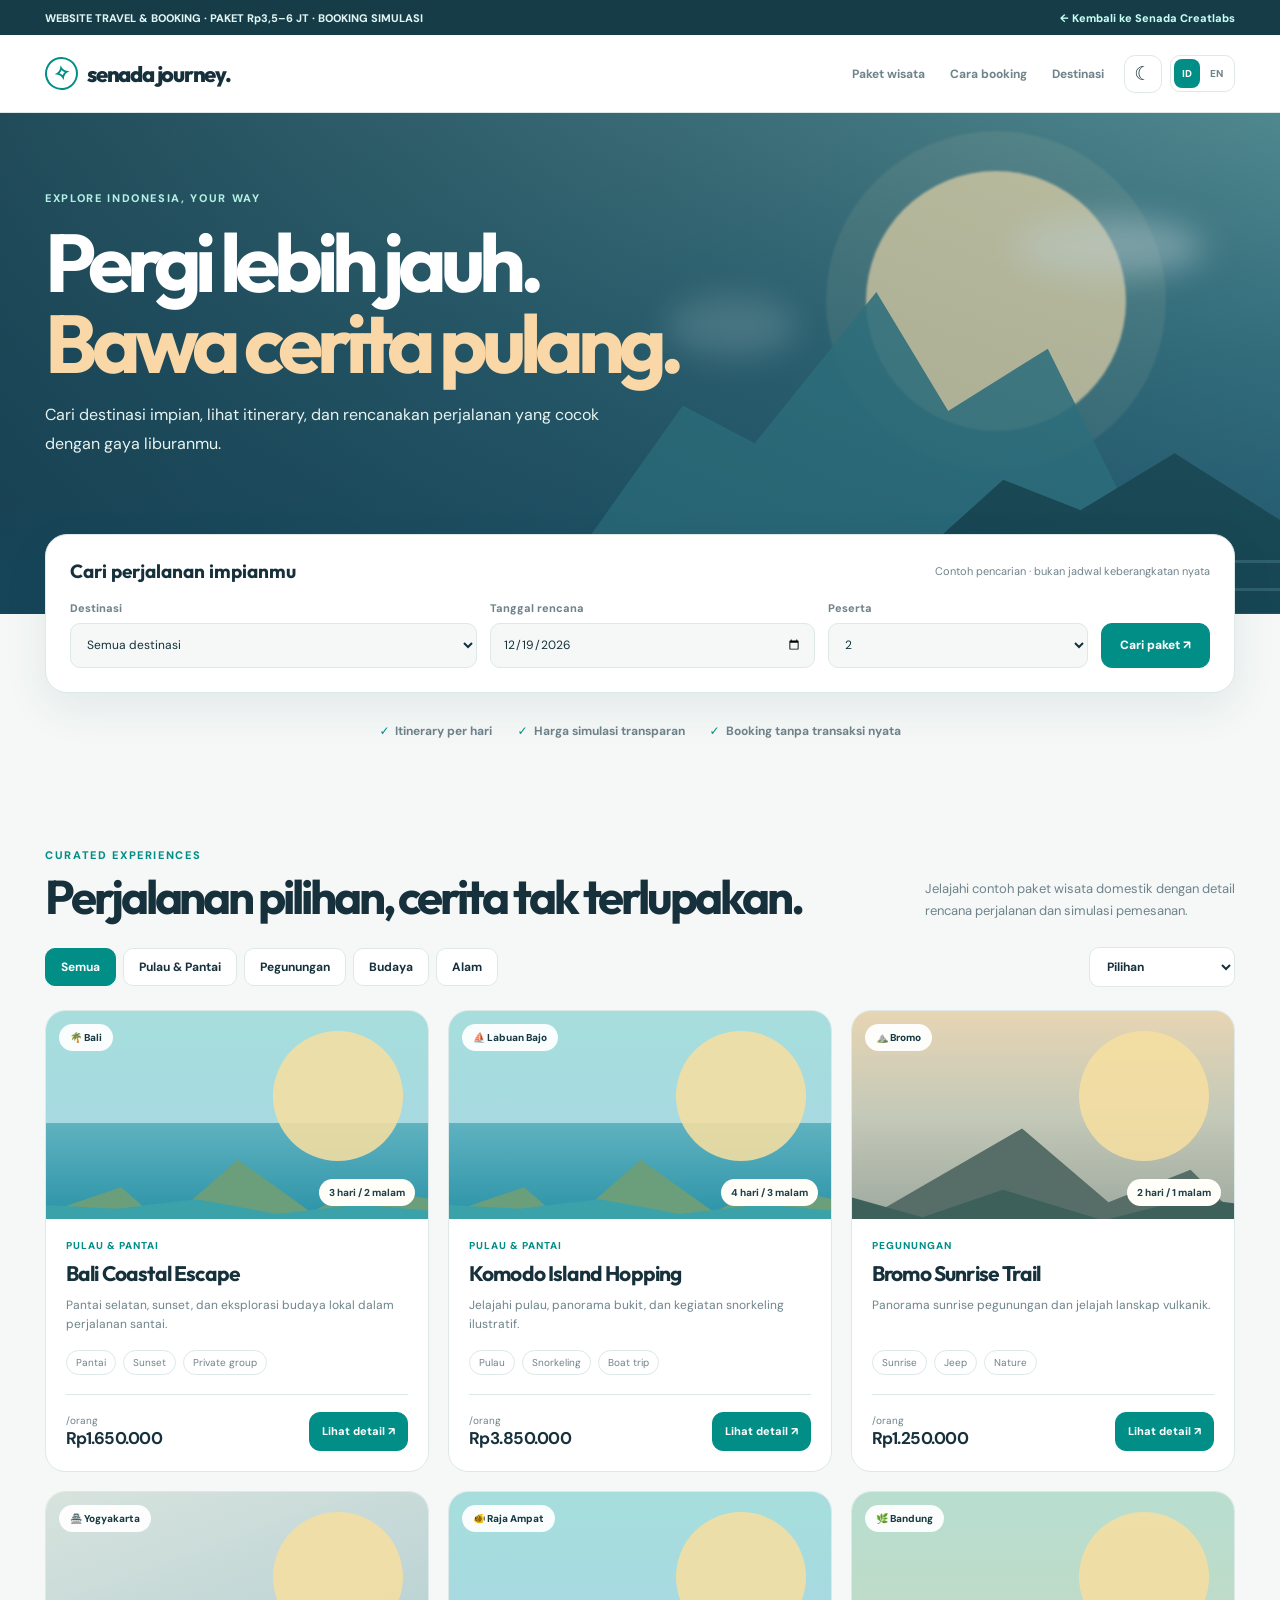
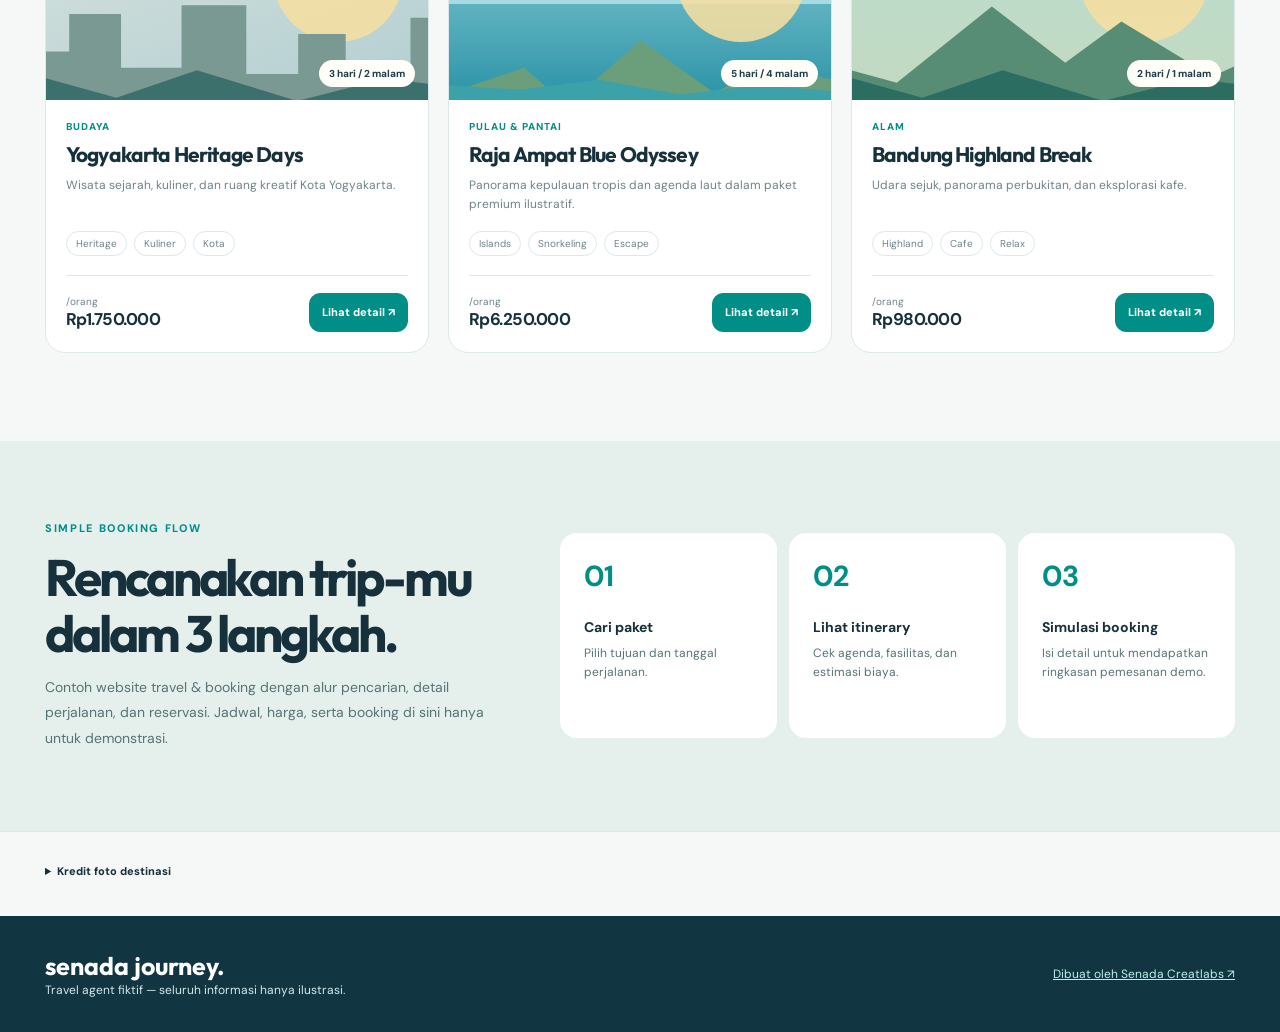
<file: demos/senada-journey.html>
<!doctype html>
<html lang="id">
<head>
<meta charset="utf-8"><meta name="viewport" content="width=device-width,initial-scale=1">
<meta name="robots" content="noindex,nofollow"><meta name="theme-color" content="#f5f8f7">
<meta name="description" content="Senada Journey: contoh website travel & booking interaktif dengan katalog destinasi, pencarian paket, itinerary, estimasi biaya, dan alur reservasi simulasi.">
<title>Senada Journey — Travel &amp; Booking Website Demo</title>
<link rel="icon" type="image/svg+xml" href="../favicon.svg">
<link rel="preconnect" href="https://fonts.googleapis.com"><link rel="preconnect" href="https://fonts.gstatic.com" crossorigin>
<link href="https://fonts.googleapis.com/css2?family=DM+Sans:wght@400;500;600;700;800&family=Outfit:wght@400;500;600;700;800&display=swap" rel="stylesheet">
<script>try{if(localStorage.getItem("senada-theme")==="dark")document.documentElement.dataset.theme="dark"}catch(e){}</script>
<link rel="stylesheet" href="senada-journey.css"><link rel="stylesheet" href="travel-photos.css?v=1">
<link rel="preconnect" href="https://thumb.wikimedia.org" crossorigin>
<script src="senada-journey.js?v=4" defer></script><script src="travel-real-photos.js?v=2" defer></script>
</head><body>
<div class="demo-bar"><div class="wrap"><span data-t="demo">WEBSITE TRAVEL &amp; BOOKING · DEMO INTERAKTIF</span><a href="../index.html#work" data-t="back">← Kembali ke Senada Creatlabs</a></div></div>
<header class="header"><div class="wrap header-row">
<a class="brand" href="#" aria-label="Senada Journey home"><span class="brand-mark">✧</span>senada journey.</a>
<nav class="nav-links" aria-label="Travel navigation"><a href="#packages" data-t="navPackages">Paket wisata</a><a href="#how" data-t="navHow">Cara booking</a><a href="#packages" data-t="navDestinations">Destinasi</a></nav>
<div class="header-actions"><button class="theme-btn" id="theme-toggle" type="button" aria-label="Ganti tema">☾</button><div class="langs" role="group" aria-label="Language"><button data-lang="id" type="button" aria-pressed="true">ID</button><button data-lang="en" type="button" aria-pressed="false">EN</button></div></div>
</div></header>
<main>
<section class="hero"><div class="hero-landscape" aria-hidden="true"><div class="sun"></div><div class="cloud"></div><div class="cloud two"></div><div class="island back"></div><div class="island"></div><div class="wave"></div></div>
<div class="wrap hero-inner"><div class="hero-copy"><div class="eyebrow" data-t="eyebrow">EXPLORE INDONESIA, YOUR WAY</div><h1 data-t-html="heroTitle">Pergi lebih jauh.<br><em>Bawa cerita pulang.</em></h1><p data-t="heroDesc">Cari destinasi impian, lihat itinerary, dan rencanakan perjalanan yang cocok dengan gaya liburanmu.</p></div></div></section>
<div class="wrap search-panel" id="search"><div class="search-box"><div class="search-top"><h2 data-t="findTrip">Find your next journey</h2><span data-t="searchNote">Contoh pencarian perjalanan · bukan jadwal keberangkatan nyata</span></div>
<form class="search-fields" id="search-form"><div class="field"><label for="search-dest" data-t="dest">Destinasi</label><select id="search-dest"><option value="all" data-t="allDest">Semua destinasi</option><option value="bali">Bali</option><option value="labuan">Labuan Bajo</option><option value="bromo">Bromo</option><option value="yogya">Yogyakarta</option><option value="raja">Raja Ampat</option><option value="bandung">Bandung</option></select></div>
<div class="field"><label for="search-date" data-t="depart">Tanggal rencana</label><input id="search-date" type="date" required></div>
<div class="field"><label for="search-people" data-t="travellers">Peserta</label><select id="search-people"><option value="1">1</option><option value="2" selected>2</option><option value="3">3</option><option value="4">4</option><option value="5">5</option><option value="6">6</option><option value="7">7</option><option value="8">8</option></select></div>
<div class="field"><label aria-hidden="true"> </label><button class="btn" type="submit" data-t="find">Cari paket ↗</button></div></form></div></div>
<div class="wrap trust"><span><b>✓</b> <span data-t="feature1">Itinerary per hari</span></span><span><b>✓</b> <span data-t="feature2">Harga simulasi transparan</span></span><span><b>✓</b> <span data-t="feature3">Booking tanpa transaksi nyata</span></span></div>
<section id="packages" class="wrap section"><div class="section-head"><div><div class="eyebrow" data-t="curated">CURATED EXPERIENCES</div><h2 data-t="packagesTitle">Perjalanan pilihan,<br>cerita tak terlupakan.</h2></div><p data-t="packagesDesc">Jelajahi contoh paket wisata domestik dengan detail rencana perjalanan dan simulasi pemesanan.</p></div>
<div class="filters-row"><div class="filters" role="group" aria-label="Trip categories"><button class="filter" data-filter="all" aria-pressed="true" type="button" data-t="all">Semua</button><button class="filter" data-filter="sea" aria-pressed="false" type="button" data-t="sea">Pulau & Pantai</button><button class="filter" data-filter="mountain" aria-pressed="false" type="button" data-t="mountain">Pegunungan</button><button class="filter" data-filter="culture" aria-pressed="false" type="button" data-t="culture">Budaya</button><button class="filter" data-filter="nature" aria-pressed="false" type="button" data-t="nature">Alam</button></div>
<select id="sort" class="sort" aria-label="Urutkan perjalanan"><option value="featured" data-t="featured">Paling menarik</option><option value="price" data-t="cheap">Harga terendah</option><option value="duration" data-t="shortest">Durasi singkat</option></select></div>
<div class="trip-grid" id="trip-grid" aria-live="polite"></div></section>
<section class="how" id="how"><div class="wrap how-grid"><div><div class="eyebrow" data-t="stepsLabel">SIMPLE BOOKING FLOW</div><h2 data-t="howTitle">Rencanakan trip-mu dalam 3 langkah.</h2><p data-t="howDesc">Halaman ini menunjukkan pengalaman pengguna layaknya travel agent. Jadwal, harga, dan booking di sini hanya untuk demonstrasi.</p></div><div class="steps"><div class="step"><b>01</b><h3 data-t="step1">Cari paket</h3><p data-t="step1Desc">Pilih tujuan dan tanggal perjalanan.</p></div><div class="step"><b>02</b><h3 data-t="step2">Lihat itinerary</h3><p data-t="step2Desc">Cek agenda, fasilitas, dan estimasi biaya.</p></div><div class="step"><b>03</b><h3 data-t="step3">Simulasi booking</h3><p data-t="step3Desc">Isi detail untuk mendapatkan ringkasan pemesanan demo.</p></div></div></div></section>
</main>
<footer class="footer"><div class="wrap"><div><strong>senada journey.</strong><p data-t="footerText">Travel agent fiktif — seluruh informasi hanya ilustrasi.</p></div><a href="../index.html#work" data-t="footerBack">Created by Senada Creatlabs ↗</a></div></footer>
<div class="modal" id="modal" role="dialog" aria-modal="true" aria-hidden="true" aria-labelledby="dialog-title"><div class="dialog"><div class="dialog-head"><h2 id="dialog-title"></h2><button type="button" class="close" id="modal-close" aria-label="Tutup">×</button></div>
<section id="details-screen" hidden><div class="detail-columns"><div class="detail-scene" id="detail-scene" aria-hidden="true">🌴</div><div><div class="eyebrow" id="detail-region"></div><p class="detail-copy" id="detail-intro"></p><p class="detail-price" id="detail-price"></p><div class="info-tags" id="detail-tags"></div><div class="dialog-actions"><button class="btn" type="button" id="detail-book" data-t="bookThis">Booking paket ini ↗</button></div></div></div>
<div class="itinerary"><h3 data-t="itinerary">Rencana perjalanan</h3><div id="day-list"></div></div><div class="includes" id="includes"></div><p class="warning" data-t="demoWarn">Semua tanggal dan harga adalah contoh. Tidak ada kuota atau pemesanan sungguhan.</p></section>
<section id="booking-screen" hidden><p class="detail-copy" data-t="bookIntro">Isi data berikut untuk simulasi pemesanan. Data tidak dikirim ke pihak mana pun.</p>
<form id="booking-form"><div class="booking-grid" style="margin-top:18px"><div class="field"><label for="book-date" data-t="depart">Tanggal rencana</label><input id="book-date" type="date" required></div><div class="field"><label for="book-adults" data-t="adults">Peserta dewasa</label><select id="book-adults"><option value="1">1</option><option value="2">2</option><option value="3">3</option><option value="4">4</option><option value="5">5</option><option value="6">6</option><option value="7">7</option><option value="8">8</option></select></div>
<div class="field"><label for="book-children" data-t="kids">Anak-anak (2–11 tahun)</label><select id="book-children"><option value="0">0</option><option value="1">1</option><option value="2">2</option><option value="3">3</option><option value="4">4</option></select></div>
<div class="field"><label for="book-name" data-t="name">Nama pemesan *</label><input id="book-name" required maxlength="80" autocomplete="name"></div>
<div class="field"><label for="book-email">Email *</label><input type="email" id="book-email" required maxlength="120" autocomplete="email"></div>
<div class="field"><label for="book-phone" data-t="phone">Nomor telepon *</label><input type="tel" id="book-phone" required maxlength="25" autocomplete="tel" pattern="[+0-9() .-]{8,25}"></div>
<div class="field fullspan"><label for="book-note" data-t="note">Permintaan khusus (opsional)</label><textarea id="book-note" maxlength="200"></textarea></div></div>
<div class="booking-summary" id="booking-summary"></div><p class="warning" data-t="bookWarning">SIMULASI SAJA — Tidak ada pembayaran, tiket, reservasi, atau konfirmasi ke operator travel.</p>
<div class="dialog-actions"><button class="btn" type="submit" data-t="confirm">Buat ringkasan booking demo →</button><button class="btn secondary" type="button" id="back-details" data-t="backDetails">Kembali ke itinerary</button></div></form></section>
<section id="success-screen" hidden><div class="done"><div class="done-icon">✓</div><h3 data-t="successTitle">Booking demo dibuat!</h3><p data-t="successDesc">Berikut hanya ringkasan simulasi. Tidak ada tiket atau reservasi yang diterbitkan.</p><div id="receipt" class="receipt"></div><div class="done-buttons"><button type="button" class="btn" id="copy-receipt" data-t="copy">Salin ringkasan</button><button type="button" class="btn secondary" id="new-booking" data-t="again">Cari perjalanan lain ↗</button></div></div></section>
</div></div><div id="toast" class="toast" role="status" aria-live="polite"></div>
</body></html>
</file>
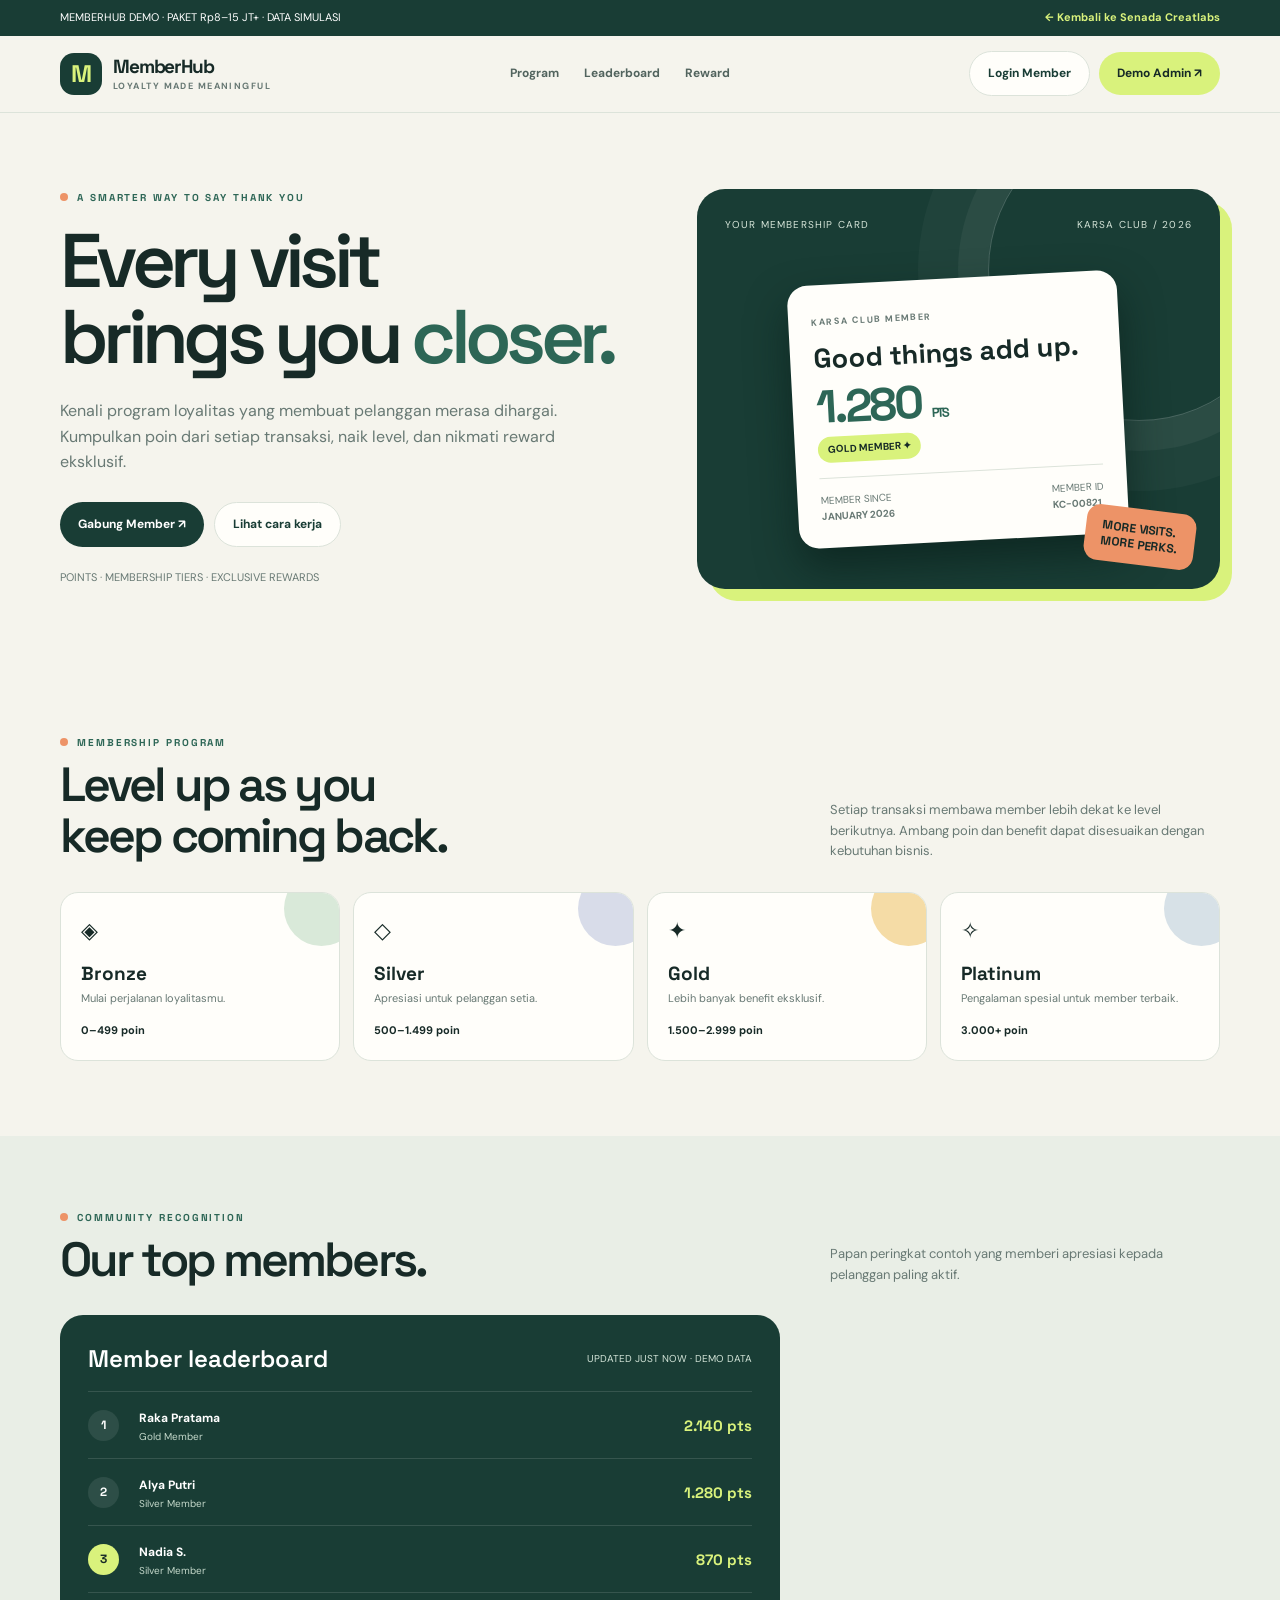
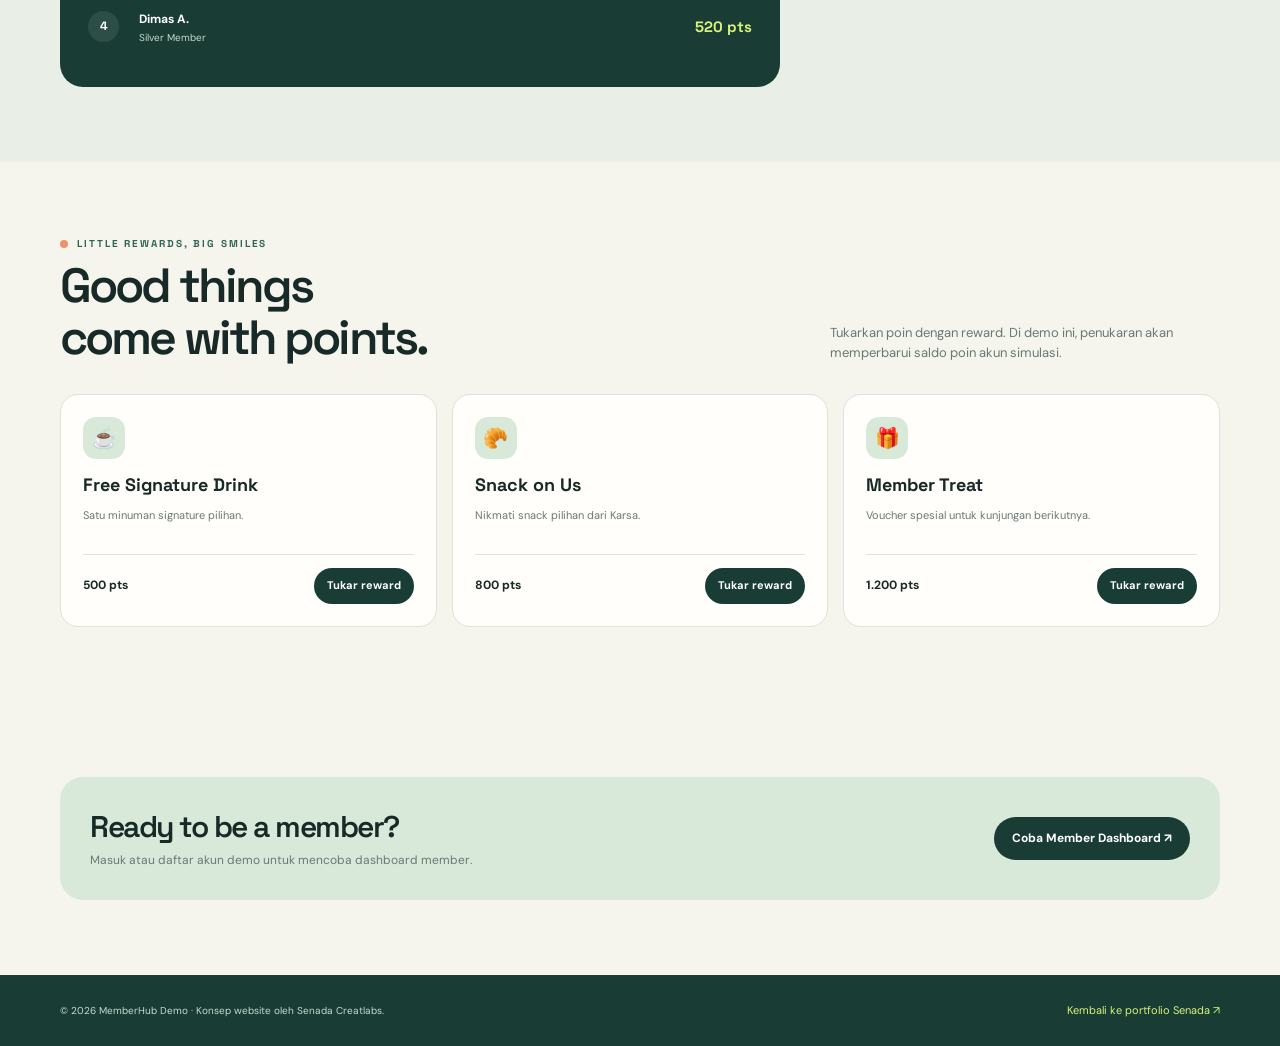
<file: demos/senada-memberhub.html>
<!doctype html>
<html lang="id">
<head>
<meta charset="utf-8">
<meta name="viewport" content="width=device-width,initial-scale=1">
<meta name="theme-color" content="#142b27">
<meta name="robots" content="noindex,nofollow">
<meta name="description" content="MemberHub — demo interaktif sistem membership, loyalty points, reward, dan dashboard admin untuk portofolio Senada Creatlabs.">
<title>MemberHub — Loyalty, Made Meaningful</title>
<link rel="icon" type="image/svg+xml" href="../favicon.svg">
<link rel="preconnect" href="https://fonts.googleapis.com">
<link rel="preconnect" href="https://fonts.gstatic.com" crossorigin>
<link href="https://fonts.googleapis.com/css2?family=DM+Sans:wght@400;500;600;700&family=Space+Grotesk:wght@400;500;600;700&display=swap" rel="stylesheet">
<style>
:root{--ink:#172a27;--muted:#687974;--paper:#f5f4ed;--white:#fffefa;--green:#193d35;--green2:#2d6656;--mint:#d9e9d9;--lime:#d9f27c;--orange:#ed9367;--line:#dce3da;--shadow:0 18px 50px #142b2712}
*{box-sizing:border-box}html{scroll-behavior:smooth;scroll-padding-top:90px}body{margin:0;background:var(--paper);color:var(--ink);font:15px/1.6 "DM Sans",sans-serif}button,input{font:inherit}a{color:inherit}.wrap{width:min(1160px,calc(100% - 40px));margin:auto}.demo-bar{background:var(--green);color:#fff;padding:9px 0;font-size:11px}.demo-bar .wrap{display:flex;justify-content:space-between;gap:12px}.demo-bar a{color:var(--lime);text-decoration:none;font-weight:700}
header{position:sticky;top:0;z-index:20;background:#f5f4edf0;backdrop-filter:blur(14px);border-bottom:1px solid var(--line)}.nav{height:76px;display:flex;align-items:center;justify-content:space-between;gap:20px}.brand{display:flex;align-items:center;gap:11px;text-decoration:none}.brand-mark{width:42px;height:42px;border-radius:14px;background:var(--green);color:var(--lime);display:grid;place-items:center;font:700 24px "Space Grotesk"}.brand strong{display:block;font:700 19px "Space Grotesk";letter-spacing:-.06em}.brand small{display:block;color:var(--muted);font-size:9px;font-weight:700;letter-spacing:.16em}.nav-links{display:flex;gap:25px}.nav-links a{text-decoration:none;font-size:12px;font-weight:700;color:#52645e}.nav-links a:hover{color:var(--green2)}.nav-actions{display:flex;gap:9px;align-items:center}
.btn{border:0;border-radius:999px;background:var(--green);color:#fff;padding:12px 18px;font-weight:700;font-size:12px;text-decoration:none;display:inline-flex;align-items:center;justify-content:center;gap:8px;cursor:pointer;transition:.2s}.btn:hover{background:var(--green2);transform:translateY(-2px)}.btn-light{background:var(--white);color:var(--green);border:1px solid var(--line)}.btn-lime{background:var(--lime);color:var(--ink)}.btn-small{padding:9px 13px;font-size:11px}.text-btn{border:0;background:none;color:var(--green2);font-weight:700;cursor:pointer;padding:8px}
.hero{padding:76px 0 72px;display:grid;grid-template-columns:1fr .9fr;align-items:center;gap:55px}.eyebrow{font:700 10px "Space Grotesk";letter-spacing:.19em;text-transform:uppercase;color:var(--green2);display:flex;align-items:center;gap:9px}.eyebrow:before{content:"";width:8px;height:8px;background:var(--orange);border-radius:50%}.hero h1{font:600 clamp(48px,6vw,76px)/1.01 "Space Grotesk";letter-spacing:-.075em;margin:19px 0 22px;max-width:650px}.hero h1 em{font-style:normal;color:var(--green2)}.hero p{color:var(--muted);font-size:16px;max-width:500px}.hero-actions{display:flex;gap:10px;flex-wrap:wrap;margin-top:27px}.hero-note{font-size:11px;color:var(--muted);margin-top:22px}.hero-art{background:var(--green);border-radius:28px;min-height:400px;padding:28px;position:relative;overflow:hidden;color:white;box-shadow:12px 12px 0 var(--lime)}.hero-art:before{content:"";position:absolute;width:300px;height:300px;border:1px solid #ffffff35;border-radius:50%;right:-70px;top:-70px;box-shadow:0 0 0 30px #ffffff0c,0 0 0 70px #ffffff08}.hero-art-top{display:flex;justify-content:space-between;align-items:center;font-size:10px;letter-spacing:.12em;color:#d6e5d9}.hero-card{position:relative;margin:45px auto 0;max-width:330px;background:#fffefa;color:var(--ink);border-radius:20px;padding:23px;transform:rotate(-3deg);box-shadow:0 20px 40px #081d18a0}.hero-card small{font-size:9px;letter-spacing:.16em;color:var(--muted);font-weight:700}.hero-card h3{font:700 27px "Space Grotesk";margin:9px 0 2px}.hero-card .points{font:700 46px "Space Grotesk";letter-spacing:-.06em;color:var(--green2)}.tier-pill{display:inline-flex;background:var(--lime);border-radius:30px;padding:5px 10px;font-size:10px;font-weight:700}.hero-card-bottom{display:flex;justify-content:space-between;border-top:1px solid var(--line);padding-top:14px;margin-top:15px;font-size:10px;color:var(--muted)}.floating-stamp{position:absolute;right:25px;bottom:24px;background:var(--orange);color:var(--ink);padding:12px 16px;border-radius:14px;transform:rotate(7deg);font:700 12px "Space Grotesk"}
section.content{padding:75px 0}.section-head{display:flex;align-items:end;justify-content:space-between;gap:30px;margin-bottom:30px}.section-head h2{font:600 clamp(34px,4vw,48px)/1.08 "Space Grotesk";letter-spacing:-.06em;margin:10px 0 0}.section-head p{max-width:390px;color:var(--muted);font-size:13px;margin:0}
.stats{display:grid;grid-template-columns:repeat(4,1fr);gap:13px}.stat{background:var(--white);border:1px solid var(--line);border-radius:17px;padding:20px}.stat small{color:var(--muted);font-size:10px;font-weight:700;letter-spacing:.08em;text-transform:uppercase}.stat strong{display:block;font:700 30px "Space Grotesk";letter-spacing:-.05em;margin-top:7px}.stat span{font-size:10px;color:var(--green2)}
.tiers{display:grid;grid-template-columns:repeat(4,1fr);gap:13px}.tier{padding:20px;border-radius:18px;background:var(--white);border:1px solid var(--line);position:relative;overflow:hidden}.tier:after{content:"";position:absolute;width:75px;height:75px;border-radius:50%;right:-20px;top:-22px;background:var(--mint)}.tier:nth-child(2):after{background:#d8dce9}.tier:nth-child(3):after{background:#f5dca6}.tier:nth-child(4):after{background:#d7e1e7}.tier .tier-symbol{font-size:22px;position:relative;z-index:1}.tier h3{font:700 19px "Space Grotesk";margin:13px 0 4px}.tier p{font-size:11px;color:var(--muted);margin:0}.tier strong{font-size:11px;display:block;margin-top:14px}
.leaderboard{background:var(--green);color:#fff;border-radius:23px;padding:28px}.leader-head{display:flex;justify-content:space-between;gap:15px;align-items:center;margin-bottom:17px}.leader-head h3{font:600 24px "Space Grotesk";margin:0}.leader-head span{font-size:10px;color:#d3e4d8}.leader-row{display:grid;grid-template-columns:38px 1fr auto;gap:13px;align-items:center;padding:13px 0;border-top:1px solid #ffffff20}.rank{width:31px;height:31px;border-radius:50%;background:#ffffff17;display:grid;place-items:center;font:700 12px "Space Grotesk"}.leader-row:nth-child(3) .rank{background:var(--lime);color:var(--ink)}.leader-name{font-size:12px;font-weight:700}.leader-tier{display:block;color:#c4d8ca;font-size:10px}.leader-points{font:700 15px "Space Grotesk";color:var(--lime)}
.reward-grid{display:grid;grid-template-columns:repeat(3,1fr);gap:15px}.reward{background:var(--white);border:1px solid var(--line);border-radius:18px;padding:22px}.reward-icon{width:42px;height:42px;border-radius:13px;background:var(--mint);display:grid;place-items:center;font-size:20px}.reward h3{font:700 18px "Space Grotesk";margin:14px 0 5px}.reward p{font-size:11px;color:var(--muted);min-height:36px}.reward-foot{display:flex;align-items:center;justify-content:space-between;gap:10px;border-top:1px solid var(--line);padding-top:13px}.reward-foot strong{font-size:12px}
.cta-band{background:var(--mint);border-radius:23px;padding:30px;display:flex;align-items:center;justify-content:space-between;gap:25px}.cta-band h2{font:600 30px "Space Grotesk";letter-spacing:-.05em;margin:0 0 5px}.cta-band p{margin:0;color:var(--muted);font-size:12px}
footer{background:var(--green);color:#fff;padding:27px 0}.footer-row{display:flex;justify-content:space-between;gap:15px;align-items:center}.footer-row small{font-size:10px;color:#c8d9cf}.footer-row a{color:var(--lime);font-size:11px;text-decoration:none}
.modal-backdrop{position:fixed;inset:0;background:#10231fd9;z-index:50;display:none;place-items:center;padding:18px}.modal-backdrop.open{display:grid}.modal{background:var(--white);border-radius:20px;padding:27px;width:min(430px,100%);box-shadow:0 25px 80px #0005;position:relative}.modal h2{font:700 27px "Space Grotesk";letter-spacing:-.05em;margin:8px 0}.modal p{color:var(--muted);font-size:12px}.modal label{display:block;font-size:11px;font-weight:700;margin:13px 0 5px}.modal input{width:100%;border:1px solid var(--line);border-radius:10px;padding:12px;background:#fff}.modal-actions{display:flex;gap:9px;margin-top:18px}.modal-actions>*{flex:1}.close-modal{position:absolute;right:17px;top:14px;border:0;background:none;font-size:24px;cursor:pointer}
.app-shell{display:none;padding:48px 0 70px}.app-shell.active{display:block}.app-top{display:flex;justify-content:space-between;gap:15px;align-items:center;margin-bottom:23px}.app-top h2{font:700 32px "Space Grotesk";letter-spacing:-.06em;margin:4px 0}.app-layout{display:grid;grid-template-columns:220px 1fr;gap:18px}.app-side,.app-main{background:var(--white);border:1px solid var(--line);border-radius:19px;padding:20px}.app-side{align-self:start}.side-label{font-size:9px;color:var(--muted);letter-spacing:.14em;font-weight:700;margin:3px 0 13px}.side-nav{display:grid;gap:5px}.side-nav button{border:0;background:transparent;text-align:left;padding:10px 12px;border-radius:9px;font-size:11px;font-weight:700;color:var(--muted);cursor:pointer}.side-nav button.active,.side-nav button:hover{background:var(--mint);color:var(--green)}.app-main h3{font:700 21px "Space Grotesk";margin:0 0 15px}.welcome-card{background:var(--green);color:#fff;padding:23px;border-radius:15px;display:flex;justify-content:space-between;align-items:center;gap:20px}.welcome-card small{color:#c4d8ca;font-size:10px}.welcome-card h3{font:700 25px "Space Grotesk";margin:4px 0}.welcome-points{font:700 36px "Space Grotesk";color:var(--lime)}.app-stats{display:grid;grid-template-columns:repeat(3,1fr);gap:10px;margin:15px 0}.app-stat{background:var(--paper);padding:14px;border-radius:12px}.app-stat small{display:block;color:var(--muted);font-size:9px}.app-stat strong{font:700 20px "Space Grotesk"}.table-wrap{overflow:auto}.data-table{width:100%;border-collapse:collapse;font-size:11px;min-width:480px}.data-table th,.data-table td{text-align:left;padding:12px;border-bottom:1px solid var(--line)}.data-table th{color:var(--muted);font-size:9px;text-transform:uppercase;letter-spacing:.08em}.inline-form{display:flex;gap:8px;flex-wrap:wrap;margin:15px 0}.inline-form input,.inline-form select{border:1px solid var(--line);border-radius:9px;padding:10px;background:#fff;min-width:130px;flex:1;font-size:11px}.notice{background:#fff3dd;color:#72542c;padding:11px 13px;border-radius:10px;font-size:10px;margin:14px 0}
@media(max-width:820px){.hero{gap:30px}.hero-art{min-height:350px}.nav-links{display:none}.tiers{grid-template-columns:repeat(2,1fr)}.app-layout{grid-template-columns:1fr}.app-side{padding:13px}.side-nav{grid-template-columns:repeat(3,1fr)}.side-nav button{text-align:center}.stats{grid-template-columns:repeat(2,1fr)}}
@media(max-width:600px){.wrap{width:calc(100% - 30px)}.demo-bar .wrap{font-size:9px}.nav{height:66px}.brand strong{font-size:16px}.nav-actions .btn{padding:9px 12px;font-size:10px}.hero{padding:48px 0 55px;grid-template-columns:1fr;gap:35px}.hero h1{font-size:clamp(47px,14vw,65px)}.hero-art{min-height:335px;padding:20px}.hero-card{margin-top:38px}.section-head{display:block}.section-head p{margin-top:13px}.content{padding:55px 0!important}.stats{gap:8px}.stat{padding:15px}.stat strong{font-size:25px}.tiers{gap:8px}.tier{padding:15px}.reward-grid{grid-template-columns:1fr}.reward p{min-height:0}.cta-band{display:block;padding:23px}.cta-band .btn{margin-top:18px}.footer-row{align-items:flex-start;flex-direction:column}.app-top{align-items:flex-start;flex-direction:column}.app-stats{grid-template-columns:1fr 1fr}.welcome-card{align-items:flex-start;flex-direction:column}.side-nav{grid-template-columns:repeat(2,1fr)}}
@media(prefers-reduced-motion:reduce){html{scroll-behavior:auto}*,*:before,*:after{transition:none!important}}
</style>
</head>
<body>
<div class="demo-bar"><div class="wrap"><span>MEMBERHUB DEMO · PAKET Rp8–15 JT+ · DATA SIMULASI</span><a href="../index.html#work">← Kembali ke Senada Creatlabs</a></div></div>
<header><div class="wrap nav"><a class="brand" href="#home"><span class="brand-mark">M</span><span><strong>MemberHub</strong><small>LOYALTY MADE MEANINGFUL</small></span></a><nav class="nav-links"><a href="#program">Program</a><a href="#leaderboard">Leaderboard</a><a href="#rewards">Reward</a></nav><div class="nav-actions"><button class="btn btn-light" id="loginOpen">Login Member</button><button class="btn btn-lime" id="adminOpen">Demo Admin ↗</button></div></div></header>
<main id="publicView">
<section class="wrap hero" id="home"><div><div class="eyebrow">A smarter way to say thank you</div><h1>Every visit<br>brings you <em>closer.</em></h1><p>Kenali program loyalitas yang membuat pelanggan merasa dihargai. Kumpulkan poin dari setiap transaksi, naik level, dan nikmati reward eksklusif.</p><div class="hero-actions"><button class="btn" id="joinOpen">Gabung Member ↗</button><a class="btn btn-light" href="#program">Lihat cara kerja</a></div><div class="hero-note">POINTS · MEMBERSHIP TIERS · EXCLUSIVE REWARDS</div></div><div class="hero-art"><div class="hero-art-top"><span>YOUR MEMBERSHIP CARD</span><span>KARSA CLUB / 2026</span></div><div class="hero-card"><small>KARSA CLUB MEMBER</small><h3>Good things add up.</h3><div class="points">1.280 <span style="font-size:13px">PTS</span></div><span class="tier-pill">GOLD MEMBER ✦</span><div class="hero-card-bottom"><span>MEMBER SINCE<br><b>JANUARY 2026</b></span><span>MEMBER ID<br><b>KC-00821</b></span></div></div><div class="floating-stamp">MORE VISITS.<br>MORE PERKS.</div></div></section>
<section class="content" id="program"><div class="wrap"><div class="section-head"><div><div class="eyebrow">Membership program</div><h2>Level up as you<br>keep coming back.</h2></div><p>Setiap transaksi membawa member lebih dekat ke level berikutnya. Ambang poin dan benefit dapat disesuaikan dengan kebutuhan bisnis.</p></div><div class="tiers">
<div class="tier"><span class="tier-symbol">◈</span><h3>Bronze</h3><p>Mulai perjalanan loyalitasmu.</p><strong>0–499 poin</strong></div>
<div class="tier"><span class="tier-symbol">◇</span><h3>Silver</h3><p>Apresiasi untuk pelanggan setia.</p><strong>500–1.499 poin</strong></div>
<div class="tier"><span class="tier-symbol">✦</span><h3>Gold</h3><p>Lebih banyak benefit eksklusif.</p><strong>1.500–2.999 poin</strong></div>
<div class="tier"><span class="tier-symbol">✧</span><h3>Platinum</h3><p>Pengalaman spesial untuk member terbaik.</p><strong>3.000+ poin</strong></div>
</div></div></section>
<section class="content" id="leaderboard" style="background:#e9eee6"><div class="wrap"><div class="section-head"><div><div class="eyebrow">Community recognition</div><h2>Our top members.</h2></div><p>Papan peringkat contoh yang memberi apresiasi kepada pelanggan paling aktif.</p></div><div class="leaderboard" style="max-width:720px"><div class="leader-head"><h3>Member leaderboard</h3><span>UPDATED JUST NOW · DEMO DATA</span></div><div id="publicLeaderboard"></div></div></div></section>
<section class="content" id="rewards"><div class="wrap"><div class="section-head"><div><div class="eyebrow">Little rewards, big smiles</div><h2>Good things<br>come with points.</h2></div><p>Tukarkan poin dengan reward. Di demo ini, penukaran akan memperbarui saldo poin akun simulasi.</p></div><div class="reward-grid" id="publicRewards"></div></div></section>
<section class="content"><div class="wrap"><div class="cta-band"><div><h2>Ready to be a member?</h2><p>Masuk atau daftar akun demo untuk mencoba dashboard member.</p></div><button class="btn" id="joinOpen2">Coba Member Dashboard ↗</button></div></div></section>
</main>
<section class="app-shell" id="appShell"><div class="wrap"><div class="app-top"><div><div class="eyebrow" id="appEyebrow">Member area</div><h2 id="appTitle">Welcome back.</h2></div><button class="btn btn-light" id="logoutBtn">Keluar ↗</button></div><div class="app-layout"><aside class="app-side"><div class="side-label">WORKSPACE</div><nav class="side-nav" id="sideNav"></nav><div class="notice">Mode demonstrasi. Semua perubahan hanya tersimpan di browser ini.</div></aside><div class="app-main" id="appContent"></div></div></div></section>
<footer><div class="wrap footer-row"><small>© 2026 MemberHub Demo · Konsep website oleh Senada Creatlabs.</small><a href="../index.html#work">Kembali ke portfolio Senada ↗</a></div></footer>
<div class="modal-backdrop" id="authModal"><div class="modal"><button class="close-modal" id="modalClose" aria-label="Tutup">×</button><div class="eyebrow" id="modalEyebrow">Member access</div><h2 id="modalTitle">Welcome back.</h2><p id="modalCopy">Masuk untuk melihat poin dan reward kamu.</p><form id="authForm"><label for="authEmail">Email demo</label><input id="authEmail" type="email" value="member@karsa.demo" required><label for="authPassword">Password</label><input id="authPassword" type="password" value="member123" required><div class="modal-actions"><button class="btn" type="submit" id="authSubmit">Login Member</button><button class="btn btn-light" type="button" id="fillDemo">Isi akun demo</button></div></form><p style="margin:14px 0 0;font-size:10px">Member: member@karsa.demo / member123<br>Admin: admin@karsa.demo / admin123</p></div></div>
<script>
(()=>{
const $=s=>document.querySelector(s);
const seed={members:[{id:"KC-00821",name:"Alya Putri",email:"member@karsa.demo",password:"member123",points:1280,spent:1280000,joined:"Jan 2026"},{id:"KC-00812",name:"Raka Pratama",email:"raka@karsa.demo",password:"member123",points:2140,spent:2140000,joined:"Dec 2025"},{id:"KC-00798",name:"Nadia S.",email:"nadia@karsa.demo",password:"member123",points:870,spent:870000,joined:"Nov 2025"},{id:"KC-00771",name:"Dimas A.",email:"dimas@karsa.demo",password:"member123",points:520,spent:520000,joined:"Oct 2025"}],rewards:[{id:1,name:"Free Signature Drink",desc:"Satu minuman signature pilihan.",points:500,icon:"☕"},{id:2,name:"Snack on Us",desc:"Nikmati snack pilihan dari Karsa.",points:800,icon:"🥐"},{id:3,name:"Member Treat",desc:"Voucher spesial untuk kunjungan berikutnya.",points:1200,icon:"🎁"}],transactions:[{member:"Alya Putri",detail:"Pembelian Signature Latte",amount:85000,points:85,date:"Hari ini"},{member:"Raka Pratama",detail:"Pembelian Coffee & Pastry",amount:125000,points:125,date:"Kemarin"},{member:"Nadia S.",detail:"Pembelian Manual Brew",amount:65000,points:65,date:"22 Nov 2026"}],redemptions:[]};
let data;try{data=JSON.parse(localStorage.getItem("memberhub-demo-data"))||seed}catch(e){data=seed}
let user=null,role="member",tab="overview";
const save=()=>{try{localStorage.setItem("memberhub-demo-data",JSON.stringify(data))}catch(e){}};
const fmt=n=>"Rp"+Number(n).toLocaleString("id-ID");
const tier=p=>p>=3000?"Platinum":p>=1500?"Gold":p>=500?"Silver":"Bronze";
const initials=n=>n.split(" ").map(x=>x[0]).slice(0,2).join("").toUpperCase();
function renderPublic(){const sorted=[...data.members].sort((a,b)=>b.points-a.points);$("#publicLeaderboard").innerHTML=sorted.slice(0,5).map((m,i)=>'<div class="leader-row"><div class="rank">'+(i+1)+'</div><div><span class="leader-name">'+m.name+'</span><span class="leader-tier">'+tier(m.points)+' Member</span></div><div class="leader-points">'+m.points.toLocaleString("id-ID")+' pts</div></div>').join("");$("#publicRewards").innerHTML=data.rewards.map(r=>'<article class="reward"><div class="reward-icon">'+r.icon+'</div><h3>'+r.name+'</h3><p>'+r.desc+'</p><div class="reward-foot"><strong>'+r.points.toLocaleString("id-ID")+' pts</strong><button class="btn btn-small" data-reward="'+r.id+'">Tukar reward</button></div></article>').join("");}
function modal(open){$("#authModal").classList.toggle("open",open)}
function openAuth(which){role=which;$("#modalEyebrow").textContent=which==="admin"?"Admin access":"Member access";$("#modalTitle").textContent=which==="admin"?"Admin workspace.":"Welcome back.";$("#modalCopy").textContent=which==="admin"?"Masuk sebagai admin demo untuk mengelola member dan transaksi.":"Masuk untuk melihat poin dan reward kamu.";$("#authEmail").value=which==="admin"?"admin@karsa.demo":"member@karsa.demo";$("#authPassword").value=which==="admin"?"admin123":"member123";$("#authSubmit").textContent=which==="admin"?"Login Admin":"Login Member";modal(true)}
function login(email,pw){if(email==="admin@karsa.demo"&&pw==="admin123"){user={name:"Karsa Admin",email};role="admin";tab="overview";modal(false);showApp();return}const found=data.members.find(m=>m.email.toLowerCase()===email.toLowerCase()&&m.password===pw);if(!found){alert("Akun tidak ditemukan. Gunakan akun demo yang tersedia.");return}user=found;role="member";tab="overview";modal(false);showApp()}
function showApp(){$("#publicView").style.display="none";$("#appShell").classList.add("active");$("#appEyebrow").textContent=role==="admin"?"Admin workspace":"Member area";$("#appTitle").textContent=role==="admin"?"Karsa Club Admin":"Halo, "+user.name+"!";const tabs=role==="admin"?[["overview","Ringkasan"],["members","Kelola Member"],["transactions","Transaksi"],["rewards","Reward"]]:[["overview","Ringkasan"],["history","Riwayat Transaksi"],["rewards","Reward Saya"],["profile","Profil Member"]];$("#sideNav").innerHTML=tabs.map(([id,label])=>'<button class="'+(tab===id?"active":"")+'" data-tab="'+id+'">'+label+'</button>').join("");renderApp()}
function renderApp(){const root=$("#appContent");if(role==="member"){const m=data.members.find(x=>x.email===user.email);if(!m){logout();return}user=m}
if(tab==="overview"&&role==="member"){root.innerHTML='<div class="welcome-card"><div><small>YOUR CURRENT MEMBERSHIP</small><h3>'+user.name+'</h3><span class="tier-pill">'+tier(user.points).toUpperCase()+' MEMBER</span></div><div><small>AVAILABLE POINTS</small><div class="welcome-points">'+user.points.toLocaleString("id-ID")+'</div></div></div><div class="app-stats"><div class="app-stat"><small>Total transaksi</small><strong>'+data.transactions.filter(t=>t.member===user.name).length+'</strong></div><div class="app-stat"><small>Total belanja</small><strong>'+fmt(user.spent)+'</strong></div><div class="app-stat"><small>Member ID</small><strong style="font-size:15px">'+user.id+'</strong></div></div><h3>Aktivitas terbaru</h3>'+transactionTable(data.transactions.filter(t=>t.member===user.name).slice(0,5))+'<div class="notice">Simulasi poin: setiap transaksi menghasilkan 1 poin untuk setiap Rp1.000 pembelanjaan (dibulatkan ke bawah).</div>'}
else if(tab==="history"&&role==="member"){root.innerHTML='<h3>Riwayat transaksi</h3>'+transactionTable(data.transactions.filter(t=>t.member===user.name))}
else if(tab==="rewards"&&role==="member"){root.innerHTML='<h3>Reward yang tersedia</h3><div class="reward-grid">'+data.rewards.map(r=>'<article class="reward"><div class="reward-icon">'+r.icon+'</div><h3>'+r.name+'</h3><p>'+r.desc+'</p><div class="reward-foot"><strong>'+r.points+' pts</strong><button class="btn btn-small" data-reward="'+r.id+'">Tukar</button></div></article>').join("")+'</div><h3 style="margin-top:24px">Penukaran saya</h3>'+redemptionTable(user.name)}
else if(tab==="profile"&&role==="member"){root.innerHTML='<h3>Profil member</h3><div class="app-stats"><div class="app-stat"><small>Nama</small><strong style="font-size:16px">'+user.name+'</strong></div><div class="app-stat"><small>Email</small><strong style="font-size:13px">'+user.email+'</strong></div><div class="app-stat"><small>Member ID</small><strong style="font-size:15px">'+user.id+'</strong></div></div><p style="font-size:12px;color:var(--muted)">Terdaftar sejak '+user.joined+'. Informasi akun ini merupakan data fiktif untuk demonstrasi.</p>'}
else if(tab==="overview"&&role==="admin"){root.innerHTML='<h3>Overview</h3><div class="app-stats"><div class="app-stat"><small>Total member</small><strong>'+data.members.length+'</strong></div><div class="app-stat"><small>Total poin beredar</small><strong>'+data.members.reduce((a,m)=>a+m.points,0).toLocaleString("id-ID")+'</strong></div><div class="app-stat"><small>Transaksi demo</small><strong>'+data.transactions.length+'</strong></div></div><div class="notice">Panel admin simulasi. Tambahkan transaksi untuk melihat saldo poin member berubah otomatis.</div><h3>Transaksi terbaru</h3>'+transactionTable(data.transactions.slice(0,5))}
else if(tab==="members"&&role==="admin"){root.innerHTML='<h3>Kelola member</h3><form class="inline-form" id="addMember"><input name="name" placeholder="Nama member" required><input name="email" type="email" placeholder="Email member" required><button class="btn btn-small">Tambah member</button></form>'+memberTable()}
else if(tab==="transactions"&&role==="admin"){root.innerHTML='<h3>Catat transaksi baru</h3><form class="inline-form" id="addTransaction"><select name="member">'+data.members.map(m=>'<option value="'+m.id+'">'+m.name+'</option>').join("")+'</select><input name="amount" type="number" min="1000" step="1000" placeholder="Nominal transaksi" required><input name="detail" placeholder="Keterangan transaksi" required><button class="btn btn-small">Simpan transaksi</button></form><div class="notice">Poin dihitung otomatis: Rp1.000 = 1 poin. Nominal dibulatkan ke bawah.</div><h3>Semua transaksi</h3>'+transactionTable(data.transactions)}
else if(tab==="rewards"&&role==="admin"){root.innerHTML='<h3>Kelola reward</h3><form class="inline-form" id="addReward"><input name="name" placeholder="Nama reward" required><input name="points" type="number" min="1" placeholder="Poin" required><button class="btn btn-small">Tambah reward</button></form>'+rewardTable()}
}
function transactionTable(items){if(!items.length)return'<p style="font-size:12px;color:var(--muted)">Belum ada transaksi untuk ditampilkan.</p>';return'<div class="table-wrap"><table class="data-table"><thead><tr><th>Tanggal</th><th>Member</th><th>Aktivitas</th><th>Nominal</th><th>Poin</th></tr></thead><tbody>'+items.map(t=>'<tr><td>'+t.date+'</td><td>'+t.member+'</td><td>'+t.detail+'</td><td>'+fmt(t.amount)+'</td><td>+'+t.points+'</td></tr>').join("")+'</tbody></table></div>'}
function memberTable(){return'<div class="table-wrap"><table class="data-table"><thead><tr><th>Member</th><th>Email</th><th>Level</th><th>Poin</th><th>Total belanja</th></tr></thead><tbody>'+data.members.map(m=>'<tr><td>'+m.name+'<br><small>'+m.id+'</small></td><td>'+m.email+'</td><td>'+tier(m.points)+'</td><td>'+m.points+'</td><td>'+fmt(m.spent)+'</td></tr>').join("")+'</tbody></table></div>'}
function rewardTable(){return'<div class="table-wrap"><table class="data-table"><thead><tr><th>Reward</th><th>Deskripsi</th><th>Poin</th></tr></thead><tbody>'+data.rewards.map(r=>'<tr><td>'+r.icon+' '+r.name+'</td><td>'+r.desc+'</td><td>'+r.points+'</td></tr>').join("")+'</tbody></table></div>'}
function redemptionTable(name){const rows=data.redemptions.filter(r=>r.member===name);return rows.length?'<div class="table-wrap"><table class="data-table"><thead><tr><th>Reward</th><th>Poin</th><th>Tanggal</th></tr></thead><tbody>'+rows.map(r=>'<tr><td>'+r.reward+'</td><td>-'+r.points+'</td><td>'+r.date+'</td></tr>').join("")+'</tbody></table></div>':'<p style="font-size:12px;color:var(--muted)">Belum ada penukaran reward.</p>'}
function logout(){user=null;role="member";$("#appShell").classList.remove("active");$("#publicView").style.display="block";window.scrollTo({top:0,behavior:"smooth"});renderPublic()}
function redeem(id){const r=data.rewards.find(x=>x.id===Number(id));if(!r)return;if(!user){openAuth("member");return}if(role!=="member"){alert("Login sebagai member untuk menukar reward.");return}const m=data.members.find(x=>x.email===user.email);if(m.points<r.points){alert("Poin belum cukup untuk reward ini.");return}m.points-=r.points;data.redemptions.unshift({member:m.name,reward:r.name,points:r.points,date:"Hari ini"});save();user=m;renderPublic();renderApp();alert("Reward berhasil ditukar pada akun demo.")}
document.addEventListener("click",e=>{const tabBtn=e.target.closest("[data-tab]");if(tabBtn){tab=tabBtn.dataset.tab;showApp();return}const reward=e.target.closest("[data-reward]");if(reward){redeem(reward.dataset.reward);return}});
$("#loginOpen").onclick=()=>openAuth("member");$("#adminOpen").onclick=()=>openAuth("admin");$("#joinOpen").onclick=$("#joinOpen2").onclick=()=>openAuth("member");$("#modalClose").onclick=()=>modal(false);$("#authModal").onclick=e=>{if(e.target.id==="authModal")modal(false)};$("#fillDemo").onclick=()=>{if(role==="admin"){ $("#authEmail").value="admin@karsa.demo";$("#authPassword").value="admin123"}else{$("#authEmail").value="member@karsa.demo";$("#authPassword").value="member123"}};$("#authForm").onsubmit=e=>{e.preventDefault();login($("#authEmail").value.trim(),$("#authPassword").value)};
$("#logoutBtn").onclick=logout;
document.addEventListener("submit",e=>{if(e.target.id==="addMember"){e.preventDefault();const f=new FormData(e.target),name=f.get("name").trim(),email=f.get("email").trim();if(data.members.some(m=>m.email.toLowerCase()===email.toLowerCase())){alert("Email sudah terdaftar.");return}data.members.push({id:"KC-"+String(Date.now()).slice(-5),name,email,password:"member123",points:0,spent:0,joined:"Hari ini"});save();renderPublic();renderApp();alert("Member ditambahkan. Password awal demo: member123.")}if(e.target.id==="addTransaction"){e.preventDefault();const f=new FormData(e.target),m=data.members.find(x=>x.id===f.get("member")),amount=Math.floor(Number(f.get("amount"))),points=Math.floor(amount/1000);if(!m||amount<1000)return;m.points+=points;m.spent+=amount;data.transactions.unshift({member:m.name,detail:f.get("detail").trim(),amount,points,date:"Hari ini"});save();renderPublic();renderApp();alert("Transaksi tersimpan. "+points+" poin ditambahkan ke "+m.name+".")}if(e.target.id==="addReward"){e.preventDefault();const f=new FormData(e.target);data.rewards.push({id:Date.now(),name:f.get("name").trim(),desc:"Reward baru dari program Karsa Club.",points:Number(f.get("points")),icon:"🎉"});save();renderPublic();renderApp();}});
renderPublic();
})();
</script>
</body>
</html>
</file>
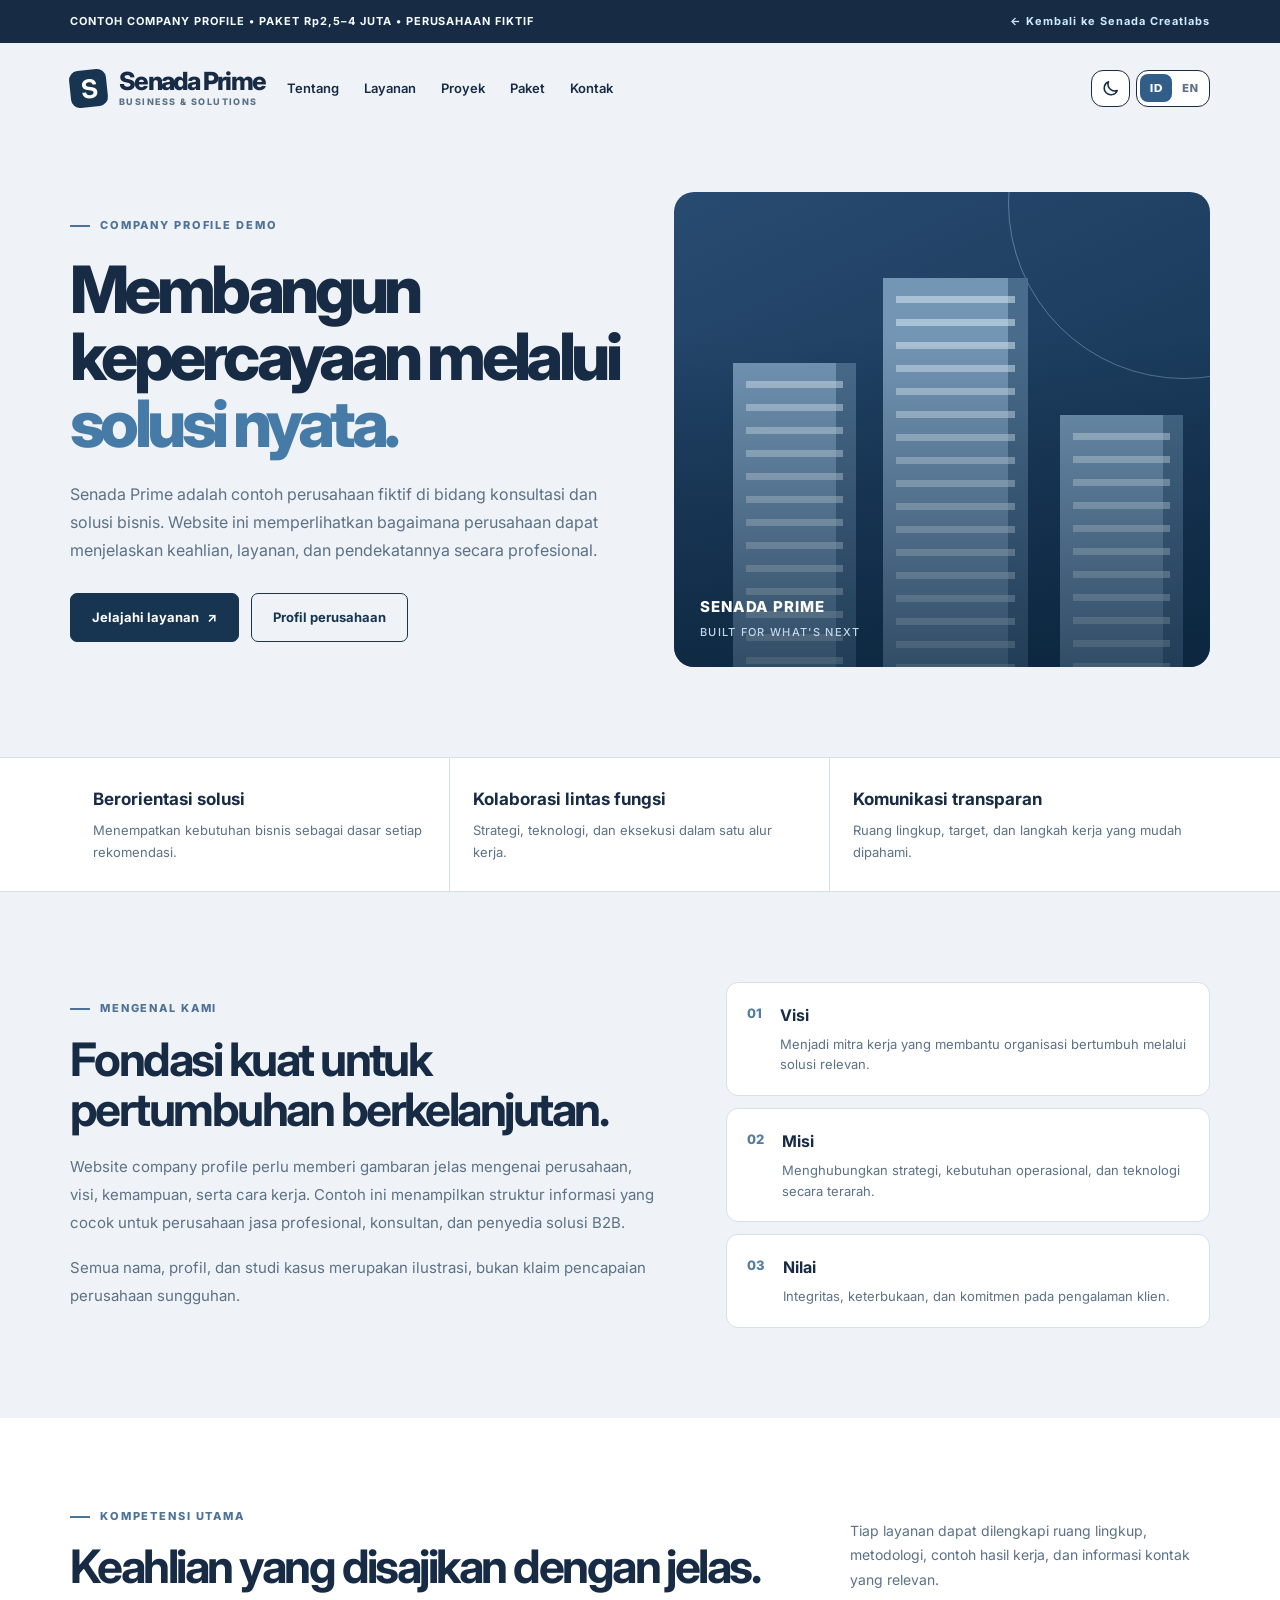
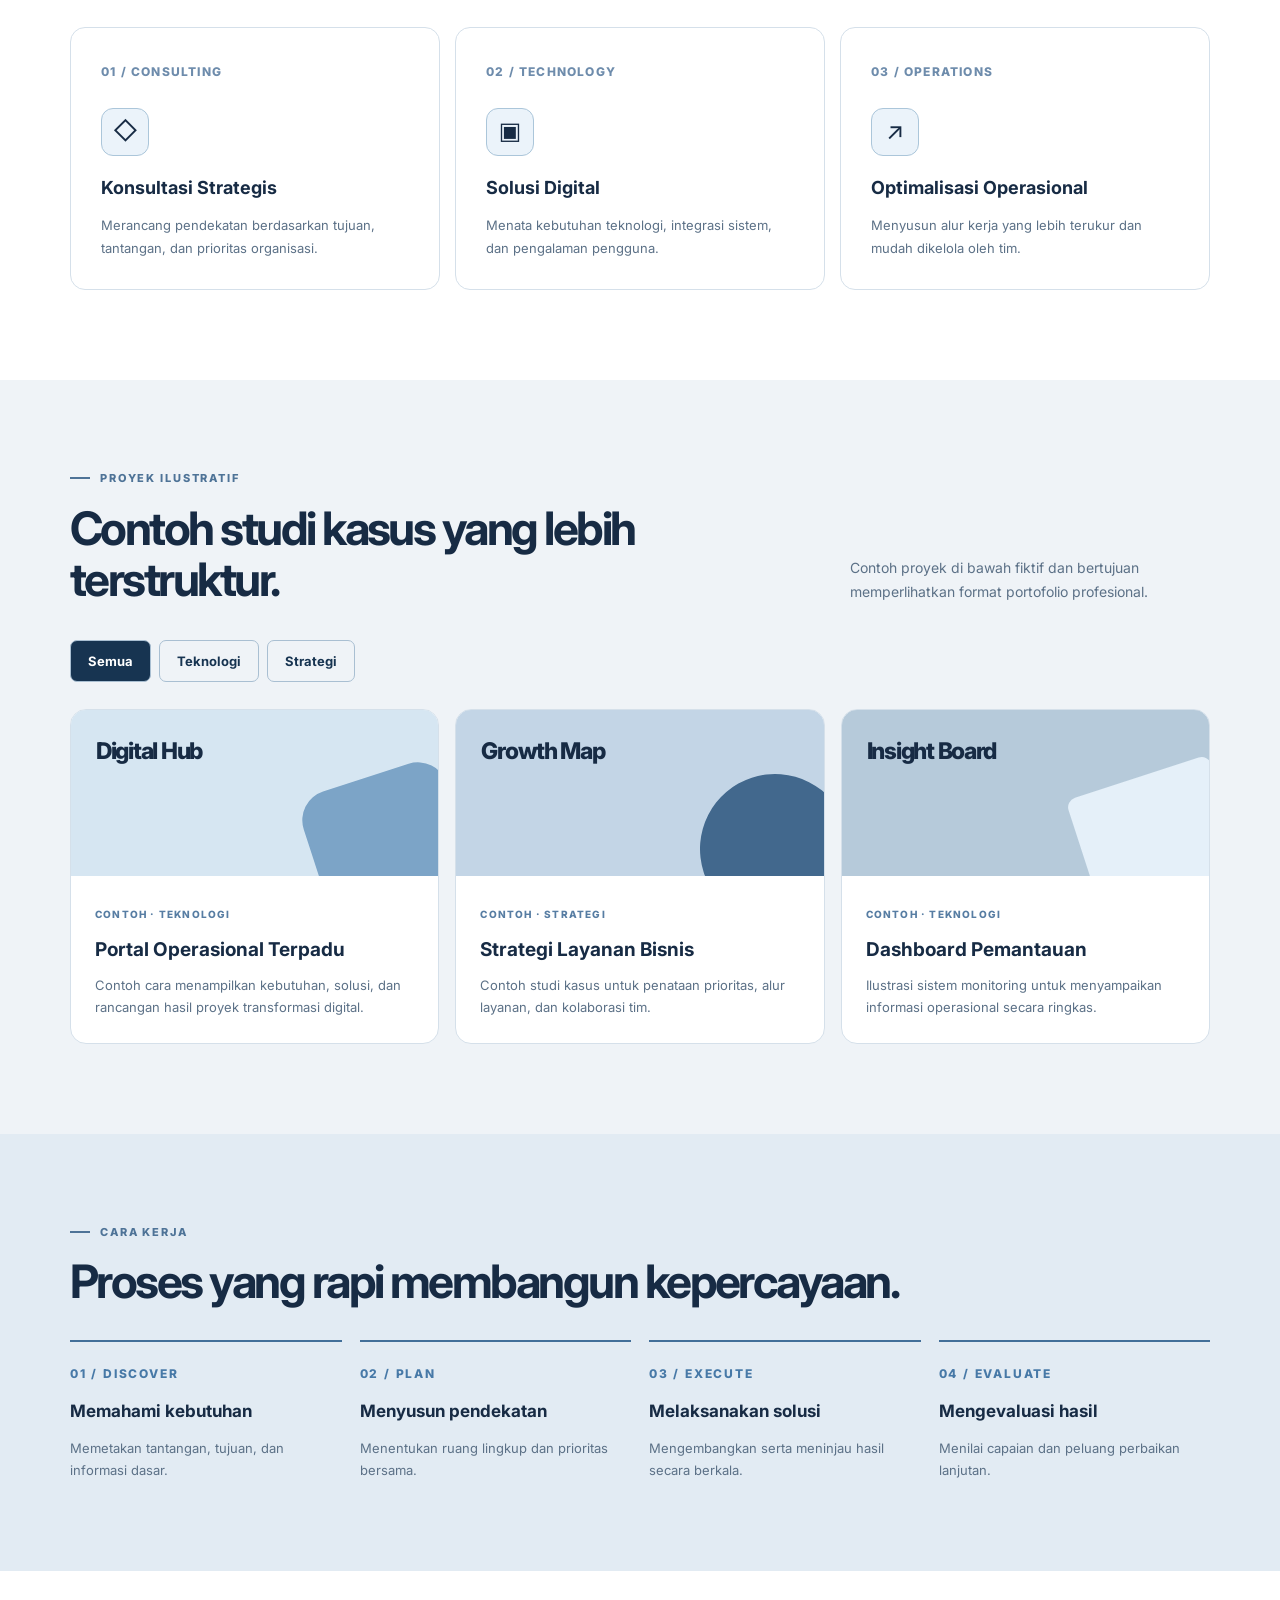
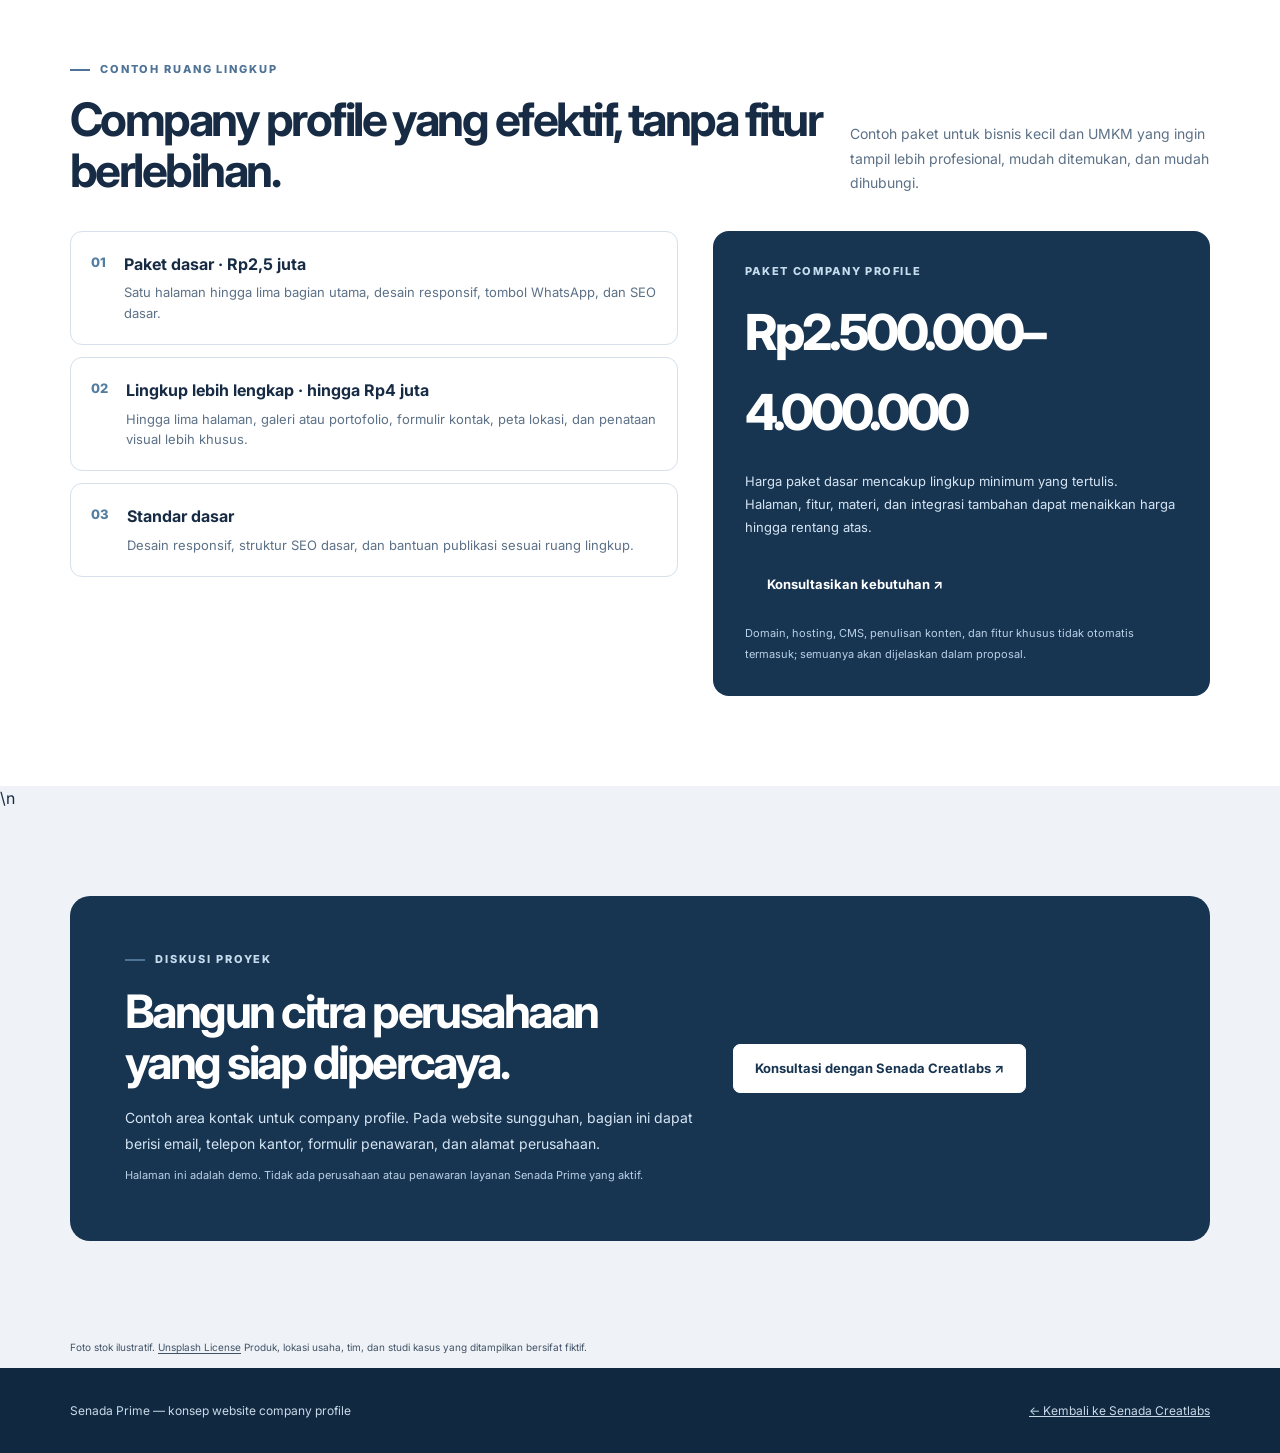
<file: demos/senada-prime.html>
<!doctype html>
<html lang="id">
<head>
<meta charset="utf-8"><meta name="viewport" content="width=device-width,initial-scale=1">
<meta name="robots" content="noindex,nofollow">
<meta name="theme-color" content="#eff3f7">
<script>try{if(localStorage.getItem('senada-theme')==='dark')document.documentElement.dataset.theme='dark'}catch(e){}</script>
<title>Senada Prime — Company Profile Website Demo</title>
<meta name="description" content="Contoh website company profile profesional Senada Prime, perusahaan fiktif untuk portofolio desain Senada Creatlabs.">
<link rel="icon" type="image/svg+xml" href="../favicon.svg">
<link rel="preconnect" href="https://fonts.googleapis.com"><link rel="preconnect" href="https://fonts.gstatic.com" crossorigin>
<link href="https://fonts.googleapis.com/css2?family=Inter:wght@400;500;600;700;800&display=swap" rel="stylesheet">
<style>
:root{--ink:#172b44;--navy:#173451;--royal:#315e88;--paper:#eff3f7;--muted:#5c7187;--white:#fff;--line:#d5e0ea;--blue:#dbeaf7;--accent:#c2dcea;--violet:#315e88}
*{box-sizing:border-box}html{scroll-behavior:smooth;scroll-padding-top:90px}body{margin:0;background:var(--paper);color:var(--ink);font-family:Inter,system-ui,sans-serif;line-height:1.6;overflow-x:hidden}a{color:inherit}h1,h2,h3,p{margin:0}button{font:inherit;cursor:pointer}.wrap{width:min(1140px,calc(100% - 42px));margin-inline:auto}
.demo-bar{background:#172b44;color:#f6fbff;font-size:11px;font-weight:700;letter-spacing:.09em}.demo-bar .wrap{display:flex;align-items:center;justify-content:space-between;gap:12px;min-height:43px}.demo-bar a{color:#ccedff;text-decoration:none;white-space:nowrap}
.nav{display:flex;justify-content:space-between;align-items:center;gap:22px;min-height:90px}.logo{display:flex;align-items:center;gap:12px;text-decoration:none;font-weight:800;letter-spacing:-.07em;font-size:25px;line-height:.9;white-space:nowrap}.logo-mark{background:#173451;width:37px;height:37px;border-radius:9px;display:grid;place-items:center;transform:rotate(-6deg);color:white;font-weight:700;font-size:26px}.logo small{display:block;font-size:9px;letter-spacing:.16em;margin-top:5px;color:var(--muted)}.links{display:flex;align-items:center;gap:25px;font-weight:600;font-size:13px}.links a{text-decoration:none;white-space:nowrap}.links a:hover{color:#497fb2}.btn{display:inline-flex;align-items:center;justify-content:center;gap:8px;border:1px solid #173451;padding:13px 21px;border-radius:7px;background:var(--navy);color:white;text-decoration:none;font-size:13px;font-weight:700}.btn.outline{background:transparent;color:var(--navy)}.btn:focus-visible,a:focus-visible,button:focus-visible{outline:3px solid #5e9ac9;outline-offset:3px}
.hero{display:grid;grid-template-columns:1.02fr .98fr;align-items:center;gap:46px;padding:59px 0 90px}.eyebrow{font-size:11px;font-weight:800;text-transform:uppercase;letter-spacing:.17em;color:#4e7397;display:flex;align-items:center;gap:10px}.eyebrow:before{content:"";display:block;width:20px;height:2px;background:#4e7397}.hero h1{font-size:clamp(3rem,5.1vw,5.4rem);font-weight:800;letter-spacing:-.07em;line-height:1.03;margin:21px 0 23px}.hero h1 em{font-style:normal;color:#467ba7}.hero p{font-size:16px;line-height:1.75;color:var(--muted);max-width:530px}.hero-actions{display:flex;gap:12px;flex-wrap:wrap;margin-top:29px}
.hero-scene{height:475px;position:relative;border-radius:20px;overflow:hidden;background:linear-gradient(155deg,#284b71,#122f4c)}.hero-scene:before{content:"";position:absolute;width:350px;height:350px;border:1px solid #a6c6e66e;border-radius:50%;top:-165px;right:-150px}.hero-scene:after{content:"";position:absolute;inset:0;background:linear-gradient(180deg,transparent 30%,#092137a0 100%);z-index:2}.building{position:absolute;bottom:0;background:#7496b5;box-shadow:inset -20px 0 0 #16385770}.building:before{content:"";position:absolute;inset:18px 13px 0;background:repeating-linear-gradient(to bottom,#dae9f286 0 7px,transparent 7px 23px)}.building.one{left:11%;width:23%;height:64%}.building.two{left:39%;width:27%;height:82%}.building.three{left:72%;width:23%;height:53%}.scene-caption{position:absolute;left:26px;bottom:25px;z-index:3;color:white;font-weight:800;font-size:15px;letter-spacing:.06em}.scene-caption span{display:block;color:#c5d7eb;font-size:11px;font-weight:500;letter-spacing:.12em;margin-top:5px}
.insight-strip{border-top:1px solid var(--line);border-bottom:1px solid var(--line);background:white}.insights{display:grid;grid-template-columns:repeat(3,1fr);gap:0}.insight{padding:28px 23px;border-right:1px solid var(--line)}.insight:last-child{border-right:0}.insight strong{display:block;font-size:17px;margin-bottom:7px}.insight p{color:var(--muted);font-size:13px;line-height:1.65}
.section{padding:90px 0}.section-head{display:flex;align-items:end;justify-content:space-between;gap:26px;margin-bottom:35px}.section-head h2,.about h2,.contact h2{font-size:clamp(2rem,3.6vw,3.6rem);line-height:1.1;letter-spacing:-.055em;margin:16px 0 0}.section-head p{color:var(--muted);font-size:14px;max-width:360px;line-height:1.75}.about{display:grid;grid-template-columns:1.1fr .9fr;align-items:center;gap:65px}.about p{line-height:1.85;color:var(--muted);font-size:15px;margin-top:18px}.values{display:grid;gap:12px}.value{display:flex;align-items:flex-start;gap:18px;padding:20px;background:#fff;border:1px solid var(--line);border-radius:12px}.value-number{font-size:13px;font-weight:800;color:#527da1}.value h3{font-size:16px;margin-bottom:5px}.value p{font-size:13px;color:var(--muted);line-height:1.6;margin:0}
.services{background:#fff}.service-grid{display:grid;grid-template-columns:repeat(3,1fr);gap:15px}.service{border:1px solid var(--line);border-radius:15px;padding:30px;min-height:255px}.service-number{font-size:12px;color:#6e8cac;font-weight:800;letter-spacing:.1em}.service-icon{width:48px;height:48px;display:grid;place-items:center;border:1px solid #abc6da;background:#ebf3fa;border-radius:12px;margin:24px 0 18px;font-size:24px}.service h3{font-size:18px;margin-bottom:12px}.service p{font-size:13px;color:var(--muted);line-height:1.7}
.cases .filters{display:flex;flex-wrap:wrap;gap:8px;margin-bottom:27px}.filter{border:1px solid #a9bfd2;background:transparent;border-radius:7px;padding:10px 17px;font-size:13px;font-weight:700;color:var(--navy)}.filter[aria-pressed="true"]{background:var(--navy);color:white}.case-grid{display:grid;grid-template-columns:repeat(3,1fr);gap:16px}.case-card{border-radius:16px;background:#fff;border:1px solid var(--line);overflow:hidden}.case-card[hidden]{display:none}.case-art{height:166px;background:#d6e6f2;position:relative;overflow:hidden}.case-art:after{content:"";width:150px;height:150px;position:absolute;right:-26px;bottom:-48px;border-radius:30px;background:#7ca4c7;transform:rotate(-18deg)}.case-card:nth-child(2) .case-art{background:#c3d5e6}.case-card:nth-child(2) .case-art:after{background:#42688d;border-radius:50%}.case-card:nth-child(3) .case-art{background:#b6cada}.case-card:nth-child(3) .case-art:after{background:#e5f0f9;border-radius:10px}.case-art span{position:absolute;left:25px;top:23px;font-weight:800;font-size:23px;letter-spacing:-.055em;z-index:1}.case-copy{padding:24px}.case-copy small{font-size:10px;color:#577da3;font-weight:800;letter-spacing:.12em}.case-copy h3{font-size:19px;margin:9px 0}.case-copy p{color:var(--muted);font-size:13px;line-height:1.7}
.process{background:#e2ebf3}.process-grid{display:grid;grid-template-columns:repeat(4,1fr);gap:18px;margin-top:33px}.process-step{border-top:2px solid #426f99;padding-top:18px}.process-step .number{font-weight:800;color:#4779a7;font-size:12px;letter-spacing:.15em}.process-step h3{font-size:17px;margin:12px 0}.process-step p{font-size:13px;color:var(--muted);line-height:1.7}
.contact{padding:85px 0}.contact-panel{background:#173451;color:#fff;border-radius:20px;display:grid;grid-template-columns:1.15fr .85fr;gap:38px;align-items:center;padding:55px}.contact h2{margin:17px 0 18px}.contact p{color:#d5e5f3;font-size:14px;line-height:1.8}.contact .btn{background:#fff;color:#173451;border-color:#fff}.contact .notice{color:#b9d1e7;font-size:11px;margin-top:10px}
.footer{background:#112940;color:#c8d9e8;padding:33px 0}.footer-inner{display:flex;align-items:center;justify-content:space-between;gap:22px;flex-wrap:wrap;font-size:12px}
:root[data-theme="dark"] body[data-page="prime"]{background:#101c2a;color:#ecf5ff}
:root[data-theme="dark"] body[data-page="prime"] .site-nav,:root[data-theme="dark"] body[data-page="prime"] .nav{color:#eef5fd}
:root[data-theme="dark"] body[data-page="prime"] .insight-strip,:root[data-theme="dark"] body[data-page="prime"] .services{background:#17293d}
:root[data-theme="dark"] body[data-page="prime"] .value,:root[data-theme="dark"] body[data-page="prime"] .case-card{background:#20354a}
:root[data-theme="dark"] body[data-page="prime"] .value,:root[data-theme="dark"] body[data-page="prime"] .service,:root[data-theme="dark"] body[data-page="prime"] .case-card{border-color:#36516b}
:root[data-theme="dark"] body[data-page="prime"] .section p,:root[data-theme="dark"] body[data-page="prime"] .insight p,:root[data-theme="dark"] body[data-page="prime"] .service p,:root[data-theme="dark"] body[data-page="prime"] .value p,:root[data-theme="dark"] body[data-page="prime"] .case-copy p{color:#c2d6e8}
:root[data-theme="dark"] body[data-page="prime"] .process{background:#1c3045}
:root[data-theme="dark"] body[data-page="prime"] .filter{color:#eff7ff;border-color:#6986a5}
:root[data-theme="dark"] body[data-page="prime"] .filter[aria-pressed="true"]{background:#bcd4e7;color:#122841}
:root[data-theme="dark"] body[data-page="prime"] .btn.outline{color:#edf4fb;border-color:#91acc8}
:root[data-theme="dark"] body[data-page="prime"] .preference-theme,:root[data-theme="dark"] body[data-page="prime"] .preference-lang{background:#1b3047;border-color:#7190ae;color:#f1f7ff}
:root[data-theme="dark"] body[data-page="prime"] .preference-lang button{color:#e1ecf9}
:root[data-theme="dark"] body[data-page="prime"] .preference-lang button[aria-pressed="true"]{background:#b6cde3;color:#10233b}
body[data-page="prime"] .preference-controls{margin-left:auto}
body[data-page="prime"] .preference-lang button[aria-pressed="true"]{background:#315e88}
.menu-toggle{display:none;align-items:center;gap:8px;border:1px solid var(--line);border-radius:8px;background:#fff;color:var(--navy);padding:9px 12px;font-size:12px;font-weight:700}
.menu-toggle span{font-size:16px;line-height:1}
@media(max-width:1000px){
.nav{position:relative}
.menu-toggle{display:inline-flex}
.links{display:none;position:absolute;top:calc(100% - 1px);left:0;right:0;z-index:20;align-items:stretch;flex-direction:column;gap:0;padding:8px 16px;background:#fff;border:1px solid var(--line);border-radius:0 0 12px 12px;box-shadow:0 15px 35px rgba(23,43,68,.14)}
.links.is-open{display:flex}
.links a{padding:11px 2px;border-bottom:1px solid var(--line)}
.links a:last-child{border-bottom:0}
.hero{grid-template-columns:1fr;gap:32px}
.hero-scene{height:380px}
.service-grid,.case-grid{grid-template-columns:repeat(2,1fr)}
.about{gap:30px}
.process-grid{grid-template-columns:repeat(2,1fr)}
}
@media(max-width:650px){
.wrap{width:calc(100% - 32px)}
.demo-bar{font-size:9px}
.demo-bar .wrap{flex-wrap:wrap;justify-content:space-between;padding-block:8px;min-height:0}
.nav{min-height:72px;gap:8px}
.logo{font-size:21px}
.logo-mark{width:31px;height:31px;font-size:22px}
.logo small{font-size:8px}
.menu-toggle{padding:8px 9px;font-size:11px}
.hero{padding:35px 0 55px}
.hero h1{font-size:clamp(2.75rem,12vw,4.4rem)}
.hero-scene{height:290px}
.insights,.service-grid,.case-grid,.process-grid,.about,.contact-panel{grid-template-columns:1fr}
.insight{border-right:0;border-bottom:1px solid var(--line);padding:20px}
.section{padding:58px 0}
.section-head{display:block}
.section-head p{margin-top:14px}
.service{min-height:0}
.contact{padding:55px 0}
.contact-panel{padding:30px}
.preference-theme{width:35px;height:34px}
.preference-lang button{min-width:28px;min-height:27px}
.case-art{height:150px}
}
@media(prefers-reduced-motion:reduce){html{scroll-behavior:auto}}
</style>
<link rel="stylesheet" href="../preferences.css">
<link rel="stylesheet" href="demo-real-photos.css?v=1">
<script src="../preferences.js?v=pricing-scope-1" defer></script>
<script src="demo-real-photos.js?v=2" defer></script>
</head>
<body data-page="prime">
<div class="demo-bar"><div class="wrap"><span>CONTOH COMPANY PROFILE • PAKET Rp2,5–4 JUTA • PERUSAHAAN FIKTIF</span><a href="../index.html#work">← Kembali ke Senada Creatlabs</a></div></div>
<header class="wrap nav"><a class="logo" href="#" aria-label="Senada Prime, beranda"><span class="logo-mark" aria-hidden="true">S</span><span>Senada Prime<small>BUSINESS & SOLUTIONS</small></span></a>
<nav class="links" id="prime-links" aria-label="Navigasi perusahaan"><a href="#about">Tentang</a><a href="#services">Layanan</a><a href="#cases">Proyek</a><a href="#package">Paket</a><a href="#contact">Kontak</a></nav>
<button class="menu-toggle" id="prime-menu-toggle" type="button" aria-controls="prime-links" aria-expanded="false"><span aria-hidden="true">☰</span> Menu</button>
<div class="preference-controls" role="group" aria-label="Tampilan dan bahasa"><button type="button" class="preference-theme" data-theme-toggle aria-label="Aktifkan mode gelap" aria-pressed="false" title="Aktifkan mode gelap"><svg class="moon-icon" viewBox="0 0 24 24" aria-hidden="true"><path d="M20.5 14.5A8.5 8.5 0 0 1 9.5 3.5a8.5 8.5 0 1 0 11 11Z"/></svg><svg class="sun-icon" viewBox="0 0 24 24" aria-hidden="true"><circle cx="12" cy="12" r="4"/><path d="M12 2v2m0 16v2M4.9 4.9l1.4 1.4m11.4 11.4 1.4 1.4M2 12h2m16 0h2M4.9 19.1l1.4-1.4M17.7 6.3l1.4-1.4"/></svg></button><div class="preference-lang" role="group" aria-label="Bahasa"><button type="button" data-language="id" aria-pressed="true">ID</button><button type="button" data-language="en" aria-pressed="false">EN</button></div></div>
</header>
<main>
<section class="wrap hero"><div><div class="eyebrow">COMPANY PROFILE DEMO</div><h1>Membangun kepercayaan melalui <em>solusi nyata.</em></h1><p>Senada Prime adalah contoh perusahaan fiktif di bidang konsultasi dan solusi bisnis. Website ini memperlihatkan bagaimana perusahaan dapat menjelaskan keahlian, layanan, dan pendekatannya secara profesional.</p><div class="hero-actions"><a href="#services" class="btn">Jelajahi layanan <span aria-hidden="true">↗</span></a><a class="btn outline" href="#about">Profil perusahaan</a></div></div>
<div class="hero-scene" role="img" aria-label="Ilustrasi gedung modern berwarna biru"><div class="building one"></div><div class="building two"></div><div class="building three"></div><div class="scene-caption">SENADA PRIME<span>BUILT FOR WHAT'S NEXT</span></div></div></section>
<div class="insight-strip"><div class="wrap insights"><div class="insight"><strong>Berorientasi solusi</strong><p>Menempatkan kebutuhan bisnis sebagai dasar setiap rekomendasi.</p></div><div class="insight"><strong>Kolaborasi lintas fungsi</strong><p>Strategi, teknologi, dan eksekusi dalam satu alur kerja.</p></div><div class="insight"><strong>Komunikasi transparan</strong><p>Ruang lingkup, target, dan langkah kerja yang mudah dipahami.</p></div></div></div>
<section class="wrap section about" id="about"><div><div class="eyebrow">MENGENAL KAMI</div><h2>Fondasi kuat untuk pertumbuhan berkelanjutan.</h2><p>Website company profile perlu memberi gambaran jelas mengenai perusahaan, visi, kemampuan, serta cara kerja. Contoh ini menampilkan struktur informasi yang cocok untuk perusahaan jasa profesional, konsultan, dan penyedia solusi B2B.</p><p>Semua nama, profil, dan studi kasus merupakan ilustrasi, bukan klaim pencapaian perusahaan sungguhan.</p></div><div class="values"><div class="value"><span class="value-number">01</span><div><h3>Visi</h3><p>Menjadi mitra kerja yang membantu organisasi bertumbuh melalui solusi relevan.</p></div></div><div class="value"><span class="value-number">02</span><div><h3>Misi</h3><p>Menghubungkan strategi, kebutuhan operasional, dan teknologi secara terarah.</p></div></div><div class="value"><span class="value-number">03</span><div><h3>Nilai</h3><p>Integritas, keterbukaan, dan komitmen pada pengalaman klien.</p></div></div></div></section>
<section class="section services" id="services"><div class="wrap"><div class="section-head"><div><div class="eyebrow">KOMPETENSI UTAMA</div><h2>Keahlian yang disajikan dengan jelas.</h2></div><p>Tiap layanan dapat dilengkapi ruang lingkup, metodologi, contoh hasil kerja, dan informasi kontak yang relevan.</p></div><div class="service-grid">
<article class="service"><span class="service-number">01 / CONSULTING</span><div class="service-icon" aria-hidden="true">◇</div><h3>Konsultasi Strategis</h3><p>Merancang pendekatan berdasarkan tujuan, tantangan, dan prioritas organisasi.</p></article>
<article class="service"><span class="service-number">02 / TECHNOLOGY</span><div class="service-icon" aria-hidden="true">▣</div><h3>Solusi Digital</h3><p>Menata kebutuhan teknologi, integrasi sistem, dan pengalaman pengguna.</p></article>
<article class="service"><span class="service-number">03 / OPERATIONS</span><div class="service-icon" aria-hidden="true">↗</div><h3>Optimalisasi Operasional</h3><p>Menyusun alur kerja yang lebih terukur dan mudah dikelola oleh tim.</p></article>
</div></div></section>
<section class="wrap section cases" id="cases"><div class="section-head"><div><div class="eyebrow">PROYEK ILUSTRATIF</div><h2>Contoh studi kasus yang lebih terstruktur.</h2></div><p>Contoh proyek di bawah fiktif dan bertujuan memperlihatkan format portofolio profesional.</p></div>
<div class="filters" role="group" aria-label="Filter studi kasus"><button class="filter" data-filter="all" aria-pressed="true" type="button">Semua</button><button class="filter" data-filter="digital" aria-pressed="false" type="button">Teknologi</button><button class="filter" data-filter="strategy" aria-pressed="false" type="button">Strategi</button></div>
<div class="case-grid">
<article class="case-card" data-category="digital"><div class="case-art"><span>Digital Hub</span></div><div class="case-copy"><small>CONTOH · TEKNOLOGI</small><h3>Portal Operasional Terpadu</h3><p>Contoh cara menampilkan kebutuhan, solusi, dan rancangan hasil proyek transformasi digital.</p></div></article>
<article class="case-card" data-category="strategy"><div class="case-art"><span>Growth Map</span></div><div class="case-copy"><small>CONTOH · STRATEGI</small><h3>Strategi Layanan Bisnis</h3><p>Contoh studi kasus untuk penataan prioritas, alur layanan, dan kolaborasi tim.</p></div></article>
<article class="case-card" data-category="digital"><div class="case-art"><span>Insight Board</span></div><div class="case-copy"><small>CONTOH · TEKNOLOGI</small><h3>Dashboard Pemantauan</h3><p>Ilustrasi sistem monitoring untuk menyampaikan informasi operasional secara ringkas.</p></div></article>
</div></section>
<section class="section process"><div class="wrap"><div class="eyebrow">CARA KERJA</div><h2 style="font-size:clamp(2rem,3.6vw,3.6rem);letter-spacing:-.055em;line-height:1.08;margin:16px 0 0">Proses yang rapi membangun kepercayaan.</h2><div class="process-grid"><div class="process-step"><span class="number">01 / DISCOVER</span><h3>Memahami kebutuhan</h3><p>Memetakan tantangan, tujuan, dan informasi dasar.</p></div><div class="process-step"><span class="number">02 / PLAN</span><h3>Menyusun pendekatan</h3><p>Menentukan ruang lingkup dan prioritas bersama.</p></div><div class="process-step"><span class="number">03 / EXECUTE</span><h3>Melaksanakan solusi</h3><p>Mengembangkan serta meninjau hasil secara berkala.</p></div><div class="process-step"><span class="number">04 / EVALUATE</span><h3>Mengevaluasi hasil</h3><p>Menilai capaian dan peluang perbaikan lanjutan.</p></div></div></div></section>

<section class="section services" id="package"><div class="wrap"><div class="section-head"><div><div class="eyebrow">CONTOH RUANG LINGKUP</div><h2>Company profile yang efektif, tanpa fitur berlebihan.</h2></div><p>Contoh paket untuk bisnis kecil dan UMKM yang ingin tampil lebih profesional, mudah ditemukan, dan mudah dihubungi.</p></div><div class="about" style="align-items:start;gap:35px"><div class="values"><div class="value"><span class="value-number">01</span><div><h3>Paket dasar · Rp2,5 juta</h3><p>Satu halaman hingga lima bagian utama, desain responsif, tombol WhatsApp, dan SEO dasar.</p></div></div><div class="value"><span class="value-number">02</span><div><h3>Lingkup lebih lengkap · hingga Rp4 juta</h3><p>Hingga lima halaman, galeri atau portofolio, formulir kontak, peta lokasi, dan penataan visual lebih khusus.</p></div></div><div class="value"><span class="value-number">03</span><div><h3>Standar dasar</h3><p>Desain responsif, struktur SEO dasar, dan bantuan publikasi sesuai ruang lingkup.</p></div></div></div><div style="background:#173451;color:#fff;border-radius:16px;padding:32px"><div style="font-size:11px;letter-spacing:.15em;font-weight:800;color:#c5dced">PAKET COMPANY PROFILE</div><div style="font-size:clamp(2rem,4vw,3.1rem);font-weight:800;letter-spacing:-.06em;margin:13px 0">Rp2.500.000–4.000.000</div><p style="color:#d5e5f3;font-size:13px;line-height:1.75">Harga paket dasar mencakup lingkup minimum yang tertulis. Halaman, fitur, materi, dan integrasi tambahan dapat menaikkan harga hingga rentang atas.</p><a class="btn" style="margin-top:22px" href="../index.html#contact">Konsultasikan kebutuhan ↗</a><p style="font-size:11px;color:#b9d1e7;margin-top:14px">Domain, hosting, CMS, penulisan konten, dan fitur khusus tidak otomatis termasuk; semuanya akan dijelaskan dalam proposal.</p></div></div></div></section>
\n<section class="wrap contact" id="contact"><div class="contact-panel"><div><div class="eyebrow" style="color:#c5dced">DISKUSI PROYEK</div><h2>Bangun citra perusahaan yang siap dipercaya.</h2><p>Contoh area kontak untuk company profile. Pada website sungguhan, bagian ini dapat berisi email, telepon kantor, formulir penawaran, dan alamat perusahaan.</p><p class="notice">Halaman ini adalah demo. Tidak ada perusahaan atau penawaran layanan Senada Prime yang aktif.</p></div><div><a class="btn" href="../index.html#contact">Konsultasi dengan Senada Creatlabs ↗</a></div></div></section>
</main>
<footer class="footer"><div class="wrap footer-inner"><span>Senada Prime — konsep website company profile</span><a href="../index.html#work">← Kembali ke Senada Creatlabs</a></div></footer>
<script>
document.querySelectorAll('.cases [data-filter]').forEach(button=>button.addEventListener('click',()=>{
 const selected=button.dataset.filter;
 document.querySelectorAll('.cases [data-filter]').forEach(el=>el.setAttribute('aria-pressed',String(el===button)));
 document.querySelectorAll('.case-card').forEach(card=>{card.hidden=selected!=='all'&&card.dataset.category!==selected;});
}));

const primeMenuButton=document.getElementById('prime-menu-toggle');
const primeMenu=document.getElementById('prime-links');
if(primeMenuButton&&primeMenu){
 const closePrimeMenu=()=>{
  primeMenu.classList.remove('is-open');
  primeMenuButton.setAttribute('aria-expanded','false');
 };
 primeMenuButton.addEventListener('click',()=>{
  const isOpen=primeMenuButton.getAttribute('aria-expanded')==='true';
  primeMenu.classList.toggle('is-open',!isOpen);
  primeMenuButton.setAttribute('aria-expanded',String(!isOpen));
 });
 primeMenu.querySelectorAll('a').forEach(link=>link.addEventListener('click',closePrimeMenu));
 document.addEventListener('keydown',event=>{if(event.key==='Escape')closePrimeMenu();});
 document.addEventListener('click',event=>{if(!event.target.closest('.nav'))closePrimeMenu();});
}
</script>
</body>
</html>
</file>
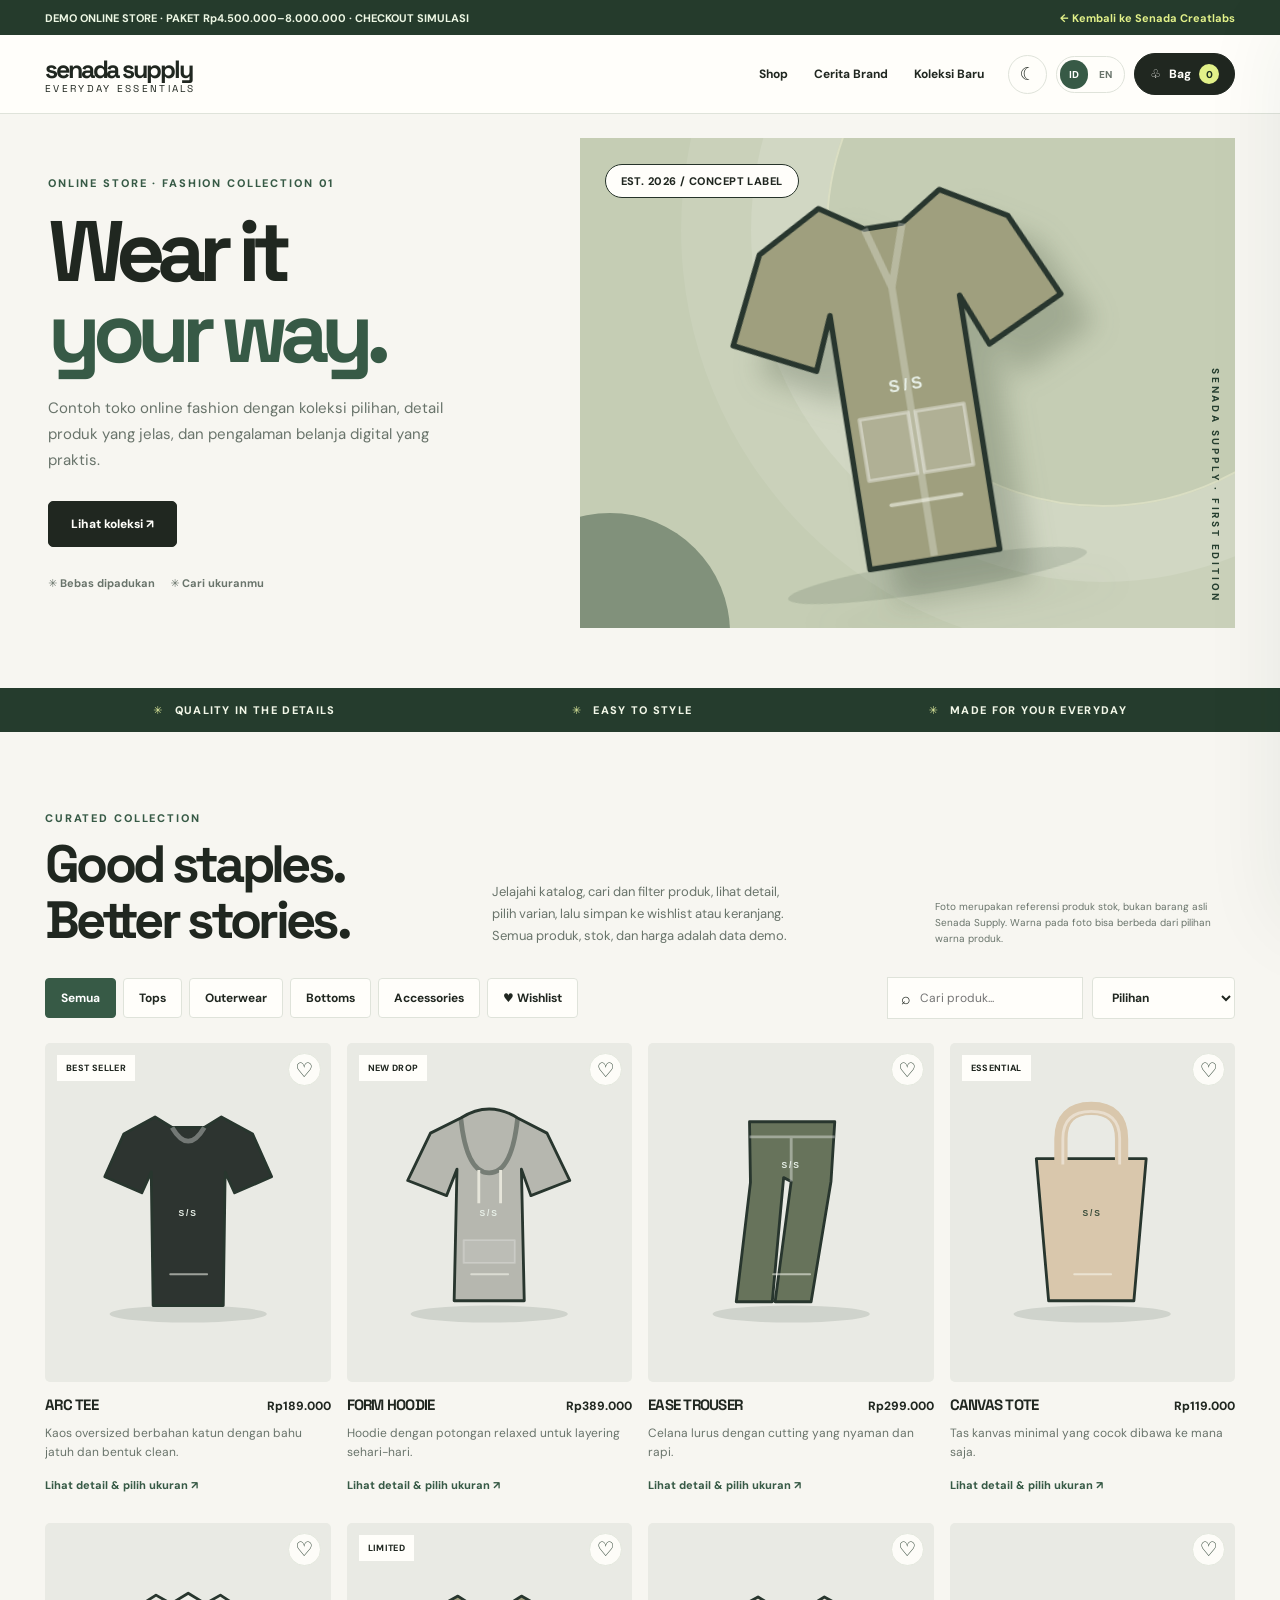
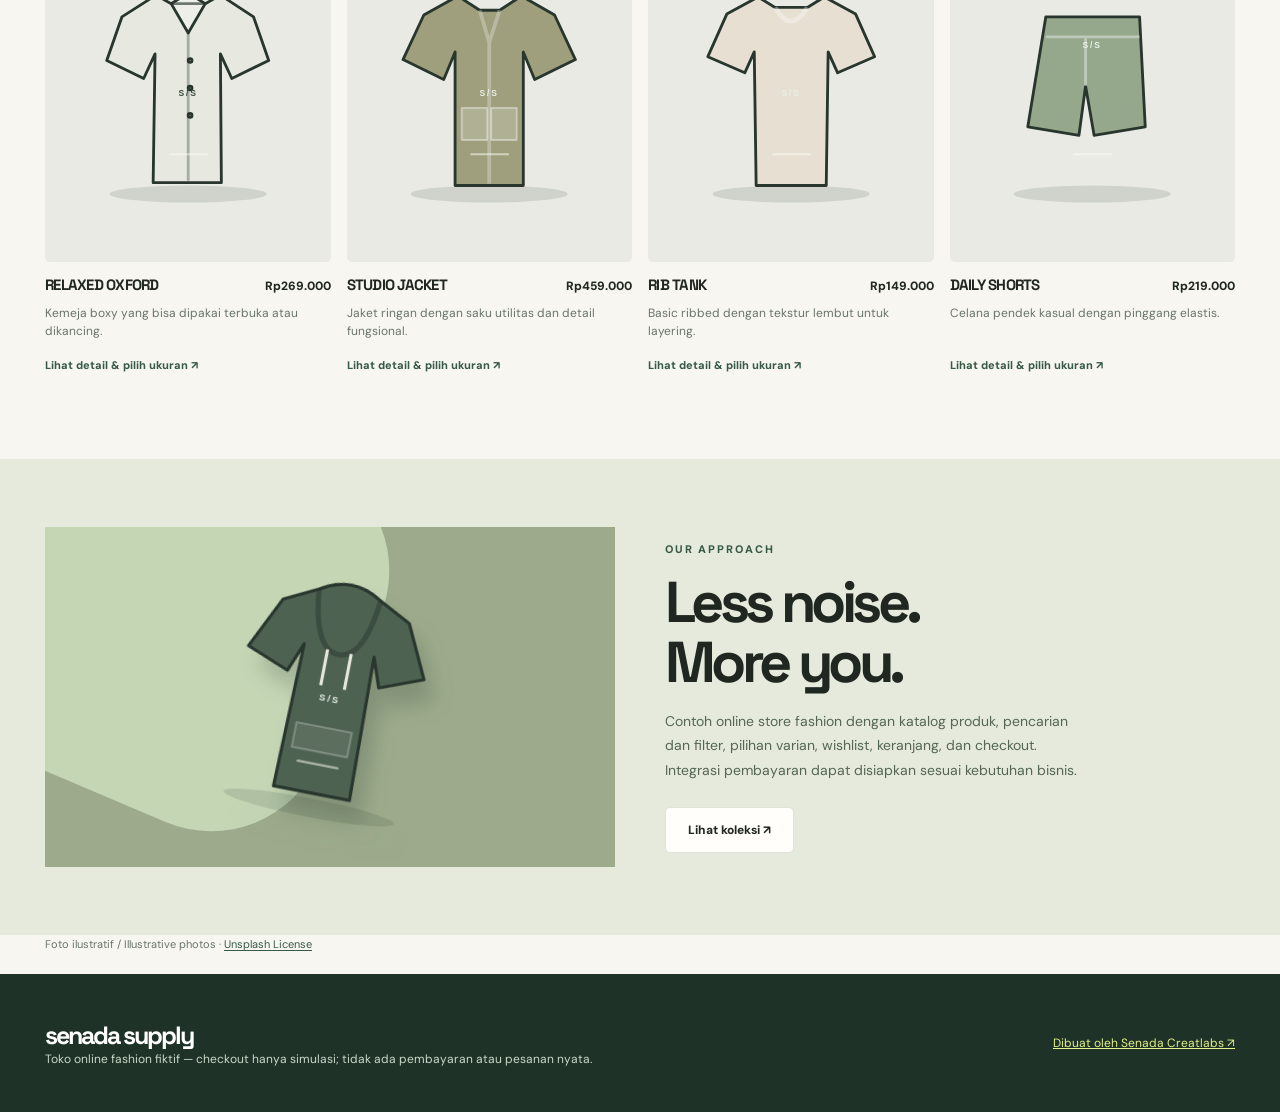
<file: demos/senada-supply.html>
<!doctype html>
<html lang="id">
<head>
<meta charset="utf-8"><meta name="viewport" content="width=device-width,initial-scale=1">
<meta name="theme-color" content="#f7f6f1"><meta name="robots" content="noindex,nofollow">
<meta name="description" content="Senada Supply adalah demo online store fashion dengan katalog, pencarian dan filter produk, pilihan varian, wishlist, keranjang, dan checkout simulasi tanpa transaksi nyata.">
<title>Senada Supply — Online Store Demo</title>
<link rel="icon" type="image/svg+xml" href="../favicon.svg">
<link rel="preconnect" href="https://fonts.googleapis.com"><link rel="preconnect" href="https://fonts.gstatic.com" crossorigin>
<link href="https://fonts.googleapis.com/css2?family=DM+Sans:wght@400;500;600;700;800&family=Space+Grotesk:wght@400;500;600;700&display=swap" rel="stylesheet">
<script>try{if(localStorage.getItem("senada-theme")==="dark")document.documentElement.dataset.theme="dark"}catch(e){}</script>
<link rel="stylesheet" href="senada-supply.css">
<link rel="stylesheet" href="demo-real-photos.css?v=1">
<link rel="stylesheet" href="senada-supply-catalog.css?v=1"><script src="senada-supply.js?v=pricing-scope-1" defer></script>
<script src="demo-real-photos.js?v=2" defer></script>
<script src="senada-supply-media.js?v=1" defer></script>
</head>
<body data-page="supply">
<div class="demo-bar"><div class="wrap"><span data-t="demo">DEMO ONLINE STORE · PAKET Rp2.500.000–5.000.000 · CHECKOUT SIMULASI</span><a href="../index.html#work" data-t="back">← Kembali ke Senada Creatlabs</a></div></div>
<header class="header"><div class="wrap header-row">
<a class="wordmark" href="#" aria-label="Senada Supply home">senada supply<span>EVERYDAY ESSENTIALS</span></a>
<nav class="links" aria-label="Store navigation"><a href="#shop" data-t="navShop">Shop</a><a href="#look" data-t="navStory">Our Story</a><a href="#shop" data-t="navNew">New Arrivals</a></nav>
<div class="actions"><button class="icon-btn" id="theme-toggle" type="button" aria-label="Ganti tema">☾</button>
<div class="lang-switch" role="group" aria-label="Language"><button type="button" data-lang="id" aria-pressed="true">ID</button><button type="button" data-lang="en" aria-pressed="false">EN</button></div>
<button class="bag-btn" id="bag-open" type="button"><span aria-hidden="true">♧</span><span class="bag-text" data-t="bag">Bag</span><span class="count" id="bag-count">0</span></button></div>
</div></header>
<main>
<section class="wrap hero"><div class="hero-copy"><div class="eyebrow" data-t="eyebrow">ONLINE STORE · FASHION COLLECTION 01</div><h1 data-t-html="heroTitle">Wear it<br><em>your way.</em></h1><p data-t="heroDesc">Contoh toko online fashion dengan koleksi pilihan, detail produk yang jelas, dan pengalaman belanja digital yang praktis.</p><div><a class="btn" href="#shop" data-t="heroBtn">Explore Collection ↗</a></div><div class="hero-points"><span data-t="heroOne">✳ Designed for everyday</span><span data-t="heroTwo">✳ Find your fit</span></div></div>
<div class="hero-art" aria-label="Ilustrasi koleksi fashion Senada Supply"><span class="hero-sticker">EST. 2026 / CONCEPT LABEL</span><div class="hero-graphic" id="hero-graphic"></div><span class="hero-vertical">SENADA SUPPLY · FIRST EDITION</span></div></section>
<div class="mini-strip"><div class="wrap"><span data-t="strip1">QUALITY IN THE DETAILS</span><span data-t="strip2">EASY TO STYLE</span><span data-t="strip3">MADE FOR YOUR EVERYDAY</span></div></div>
<section class="wrap section" id="shop"><div class="sec-head"><div><div class="eyebrow" data-t="collection">CURATED COLLECTION</div><h2 data-t-html="collectionTitle">Good staples.<br>Better stories.</h2></div><p data-t="collectionDesc">Jelajahi katalog, cari dan filter produk, lihat detail, pilih varian, lalu simpan ke wishlist atau keranjang. Semua produk, stok, dan harga adalah data demo.</p></div>
<div class="tools"><div class="filters" role="group" aria-label="Product categories"><button class="filter" type="button" data-filter="all" aria-pressed="true" data-t="all">All</button><button class="filter" type="button" data-filter="tees" aria-pressed="false" data-t="tees">T-Shirts</button><button class="filter" type="button" data-filter="outer" aria-pressed="false" data-t="outer">Outerwear</button><button class="filter" type="button" data-filter="bottom" aria-pressed="false" data-t="bottom">Bottoms</button><button class="filter" type="button" data-filter="accessory" aria-pressed="false" data-t="accessory">Accessories</button><button class="filter" type="button" data-filter="saved" aria-pressed="false" data-t="saved">♥ Wishlist</button></div>
<div class="right-tools"><label class="search"><span aria-hidden="true">⌕</span><input type="search" id="product-search" placeholder="Cari produk..." maxlength="50" aria-label="Cari produk"></label><select class="sort" id="sort" aria-label="Urutkan produk"><option value="featured" data-t="sortDefault">Featured</option><option value="low" data-t="sortLow">Harga terendah</option><option value="high" data-t="sortHigh">Harga tertinggi</option></select></div></div>
<div id="product-grid" class="product-grid" aria-live="polite"></div></section>
<section class="lookbook" id="look"><div class="wrap look-grid"><div class="look-photo"><div id="look-graphic"></div></div><div class="look-text"><div class="eyebrow" data-t="lookEyebrow">OUR APPROACH</div><h2 data-t-html="lookTitle">Less noise.<br>More you.</h2><p data-t="lookText">Contoh online store fashion dengan katalog produk, pencarian dan filter, pilihan varian, wishlist, keranjang, dan checkout. Integrasi pembayaran dapat disiapkan sesuai kebutuhan bisnis.</p><a href="#shop" class="btn light" data-t="lookButton">Shop the edit ↗</a></div></div></section>
</main>
<footer class="footer"><div class="wrap"><div><strong>senada supply</strong><span data-t="footerText">Toko online fashion fiktif — checkout hanya simulasi; tidak ada pembayaran atau pesanan nyata.</span></div><a href="../index.html#work" data-t="footerLink">Created by Senada Creatlabs ↗</a></div></footer>
<div class="scrim" id="scrim"></div>
<aside class="drawer" id="bag-drawer" role="dialog" aria-modal="true" aria-hidden="true" aria-labelledby="bag-heading"><div class="drawer-head"><h2 id="bag-heading" data-t="bagTitle">Your Bag</h2><button type="button" class="close" id="bag-close" aria-label="Close bag">×</button></div><div class="cart-items" id="bag-items"></div><div class="cart-foot"><div class="line-total"><span data-t="subtotal">Subtotal</span><strong id="bag-subtotal">Rp0</strong></div><div class="line-total big"><span data-t="estimatedTotal">Estimated total</span><strong id="bag-total">Rp0</strong></div><button type="button" id="to-checkout" class="btn accent full" data-t="checkoutBtn">Checkout demo →</button><p class="subnote" data-t="bagDisclaimer">Pembayaran dan pengiriman tidak nyata. Ini hanya simulasi website toko online.</p></div></aside>
<div class="modal" id="modal" role="dialog" aria-modal="true" aria-hidden="true" aria-labelledby="dialog-title"><div class="dialog"><div class="dialog-top"><h2 id="dialog-title" data-t="productDetails">Product details</h2><button type="button" class="close" id="modal-close" aria-label="Close dialog">×</button></div>
<section id="detail-screen" hidden><div class="details-grid"><div class="details-visual" id="detail-art"></div><div class="details-content"><div class="eyebrow" data-t="edit">THE EDIT</div><h3 id="detail-name"></h3><p id="detail-desc"></p><p class="choice-title" data-t="color">Color</p><div class="color-options" id="color-options"></div><p class="choice-title" data-t="size">Size</p><div class="size-options" id="size-options"></div><div class="detail-buy"><strong id="detail-price"></strong><button class="btn accent" type="button" id="detail-add" data-t="addBag">Add to bag ↗</button></div></div></div></section>
<section id="checkout-screen" hidden><p style="color:var(--muted);font-size:12px;line-height:1.6;margin-bottom:16px" data-t="checkoutExplain">Isi data untuk melihat simulasi ringkasan pesanan. Tidak ada data yang dikirim.</p>
<form id="checkout-form" class="fields"><div class="field"><label for="buyer-name" data-t="name">Nama pemesan *</label><input id="buyer-name" required maxlength="80" autocomplete="name"></div>
<div class="field"><label for="buyer-email">Email *</label><input id="buyer-email" type="email" required maxlength="120" autocomplete="email"></div>
<div class="field"><label for="buyer-address" data-t="address">Alamat (simulasi) *</label><textarea id="buyer-address" required maxlength="250"></textarea></div>
<div class="field"><label for="delivery" data-t="delivery">Metode penerimaan</label><select id="delivery"><option value="shipping" data-t="shipping">Pengiriman contoh · Rp18.000</option><option value="pickup" data-t="pickup">Ambil di toko · Gratis</option></select></div>
<div class="field"><label for="promo" data-t="promo">Kode promo (opsional)</label><input id="promo" maxlength="16" placeholder="PLAY10"><div id="promo-status" style="font-size:11px;color:var(--muted);margin-top:6px"></div></div>
<div class="checkout-summary" id="checkout-summary"></div>
<p class="notice" data-t="checkoutWarning">DEMO: tidak ada pembayaran, pemrosesan order, maupun pengiriman sesungguhnya.</p><button type="submit" class="btn accent full" data-t="placeOrder">Selesaikan pesanan simulasi →</button></form></section>
<section id="success-screen" hidden><div class="done"><div class="done-icon">✓</div><h3 data-t="success">Demo order completed!</h3><p id="success-id"></p><p data-t="successDesc">Ini hanya simulasi. Tidak ada pembayaran diproses atau pesanan diteruskan ke penjual.</p><button type="button" class="btn accent" id="order-again" data-t="another">Browse again ↗</button></div></section></div></div>
<div id="toast" class="toast" aria-live="polite" role="status"></div>
</body></html>
</file>
<file: compact.css>
/*
 * Senada Creatlabs — compact layout refinement
 * Reduce oversized spacing and card heights while preserving the playful identity.
 * Loaded after the base styles in index.html.
 */

/* Shared rhythm and readable content width */
.container { width: min(1080px, calc(100% - 44px)); }
section { padding: 72px 0; }
h2 { font-size: clamp(2.1rem, 4.4vw, 3.8rem); }
p { line-height: 1.6; }
.eyebrow { margin-bottom: 16px; }
.section-heading { gap: 24px; margin-bottom: 30px; }
.section-heading h2 { max-width: 670px; }
.btn { padding: 12px 19px; }

/* Header and first-screen impression */
.site-header { height: 76px; }
.menu { gap: 22px; }
.logo-mark { width: 42px; height: 42px; }
.brand { font-size: 22px; }
.hero { padding: 58px 0 65px; }
.hero-grid { min-height: 435px; gap: 28px; }
.hero .eyebrow { margin-bottom: 18px; }
.hero h1 { font-size: clamp(3.3rem, 6.4vw, 5.8rem); margin-bottom: 23px; }
.hero-lead { font-size: 16px; margin-bottom: 23px; }
.hero-note { margin-top: 20px; }
.art { height: 425px; }
.sticker-top { font-size: 16px; padding: 14px 16px; }
.sticker-bottom { font-size: 18px; padding: 15px 20px; }
.ticker { padding: 10px 0; }
.ticker-track { font-size: 16px; }

/* About, services and project concepts */
.intro-grid { gap: 42px; }
.intro-grid .intro-text { font-size: 19px; line-height: 1.55; }
.cards { gap: 15px; }
.service-card { min-height: 285px; padding: 21px 19px; border-radius: 22px; }
.service-icon { height: 62px; }
.service-icon svg { width: 50px; height: 50px; }
.service-card h3 { font-size: 21px; margin-bottom: 10px; }
.service-card p { margin-bottom: 12px; }
.service-card .number { padding-top: 12px; }
.work-grid { gap: 18px; }
.work-art { height: 250px; }
.work-caption { padding: 19px 20px; }
.work-caption h3 { font-size: 21px; margin-bottom: 5px; }

/* Process and packages */
.steps { gap: 18px; }
.steps:before { top: 34px; }
.step-num { width: 68px; height: 68px; font-size: 27px; margin-bottom: 17px; }
.step h3 { font-size: 21px; margin-bottom: 8px; }
.packages-head { margin-bottom: 30px; }
.packages { gap: 16px; }
.package { padding: 24px 22px; min-height: 365px; }
.package-type { margin-bottom: 12px; }
.package h3 { font-size: 28px; margin-bottom: 10px; }
.package .desc { margin-bottom: 16px; min-height: 44px; }
.package ul { gap: 10px; margin-bottom: 22px; }
.package-note { margin-top: 16px; }

/* FAQ, consultation and footer */
.faq-grid { gap: 48px; }
.faq-question { font-size: 17px; padding: 17px 0; }
.faq-answer { padding-bottom: 13px; }
.contact { padding: 65px 0 76px; }
.contact-panel { gap: 34px; padding: 36px; border-radius: 28px; }
.contact-panel h2 { font-size: clamp(2.4rem, 4.5vw, 4rem); margin-bottom: 16px; }
.contact-info { margin-top: 23px; }
.brief-form { padding: 23px; }
.brief-form > p { margin-bottom: 17px; }
.field { margin-bottom: 12px; }
.field textarea { min-height: 82px; }
footer { padding: 40px 0 20px; }
.footer-top { padding-bottom: 35px; gap: 32px; }
.footer-top h2 { font-size: clamp(2.75rem, 7vw, 6rem); }
.footer-bottom { padding-top: 18px; }

@media (max-width: 1050px) {
  .hero h1 { font-size: clamp(3.1rem, 6.4vw, 5.3rem); }
  .art { height: 395px; }
  .service-card { min-height: 260px; }
}

@media (max-width: 790px) {
  section { padding: 58px 0; }
  .site-header { height: 70px; }
  .menu { top: 69px; }
  .hero { padding: 47px 0 54px; }
  .hero-grid { min-height: 0; gap: 0; }
  .hero h1 { font-size: clamp(3rem, 8vw, 4.8rem); }
  .art { height: 355px; margin-top: 28px; }
  .intro-grid, .faq-grid { gap: 16px; }
  .intro-grid .intro-text { font-size: 18px; }
  .steps { row-gap: 26px; }
  .packages { gap: 15px; }
  .package { min-height: 0; }
  .work-art { height: 230px; }
  .contact-panel { padding: 30px; gap: 18px; }
  .footer-top { gap: 15px; }
}

@media (max-width: 580px) {
  .container { width: calc(100% - 36px); }
  section { padding: 49px 0; }
  .hero { padding: 42px 0 46px; }
  .hero h1 { font-size: clamp(2.85rem, 11.5vw, 4.2rem); line-height: .97; }
  .hero-lead { font-size: 15.5px; }
  .hero-note { margin-top: 16px; }
  .art { width: min(420px, 94%); height: 305px; margin-top: 18px; }
  .sticker-top { font-size: 12px; padding: 10px; }
  .sticker-bottom { font-size: 14px; padding: 11px 13px; }
  .section-heading { margin-bottom: 24px; }
  .section-heading p { margin-top: 11px; }
  .cards, .work-grid { gap: 13px; }
  .service-card { min-height: 0; padding: 20px; }
  .service-icon { height: 55px; }
  .work-art { height: 215px; }
  .work-caption { padding: 17px; }
  .steps { row-gap: 20px; }
  .step p { max-width: none; }
  .package { padding: 22px 20px; }
  .faq-question { font-size: 16px; padding: 15px 0; }
  .contact { padding: 52px 0 60px; }
  .contact-panel { padding: 21px 17px; }
  .contact-panel h2 { font-size: clamp(2.35rem, 11vw, 3.6rem); }
  .brief-form { padding: 19px; }
  footer { padding-top: 34px; }
  .footer-top { padding-bottom: 27px; }
  .footer-top h2 { font-size: clamp(2.85rem, 12vw, 5rem); }
}
</file>
<file: mobile-experience.css>
/* Senada Creatlabs — mobile navigation and swipeable showcases.
   The desktop navigation and card grids are intentionally preserved. */
.work-card-link { display:block; color:inherit; text-decoration:none; transition:transform .2s, box-shadow .2s; }
.work-card-link:hover { transform:translateY(-5px); box-shadow:5px 7px 0 var(--ink); }
.work-card-link:focus-visible { outline:3px solid var(--violet); outline-offset:4px; }
.work-card-link .work-caption { align-items:flex-start; }
.work-cta { display:inline-flex; align-items:center; gap:7px; margin-top:13px; font:700 13px "Space Grotesk",sans-serif; color:var(--violet); }
.work-cta svg { width:16px; height:16px; transition:transform .2s; }
.work-card-link:hover .work-cta svg { transform:translate(3px,-3px); }
.mobile-dock, .mobile-header-cta, .slider-controls { display:none; }

@media (max-width:790px) {
  html { scroll-padding-top:85px; }
  body { padding-bottom:calc(91px + env(safe-area-inset-bottom, 0px)); }
  .nav-toggle { display:none!important; }
  .menu { display:none!important; }
  .header-cta { display:none!important; }
  .nav-wrap { gap:12px; }
  .mobile-header-cta { display:inline-flex; align-items:center; justify-content:center; font:700 12px "Space Grotesk",sans-serif; color:var(--ink); background:var(--lime); border:1.5px solid var(--ink); border-radius:999px; padding:11px 14px; text-decoration:none; white-space:nowrap; }
  .mobile-header-cta:focus-visible { outline:3px solid var(--violet); outline-offset:3px; }

  /* Five-icon floating dock based on the PA.YU mobile interaction pattern. */
  .mobile-dock { display:grid; position:fixed; z-index:70; bottom:max(11px,env(safe-area-inset-bottom,0px)); left:12px; right:12px; grid-template-columns:repeat(5,minmax(0,1fr)); gap:2px; padding:7px 6px; background:rgba(249,246,239,.86); border:1px solid rgba(255,255,255,.8); border-radius:23px; box-shadow:0 10px 36px rgba(23,23,37,.18), 0 2px 8px rgba(23,23,37,.09); backdrop-filter:blur(20px) saturate(160%); -webkit-backdrop-filter:blur(20px) saturate(160%); }
  .dock-link { display:flex; min-width:0; min-height:57px; align-items:center; justify-content:center; flex-direction:column; gap:4px; border-radius:16px; color:#625e70; text-decoration:none; font:700 10.5px/1.1 "DM Sans",sans-serif; transition:background .18s,color .18s,transform .18s; }
  .dock-link svg { width:21px; height:21px; flex:none; stroke:currentColor; fill:none; stroke-width:1.9; stroke-linecap:round; stroke-linejoin:round; }
  .dock-link.active { color:var(--violet); background:rgba(92,67,237,.12); }
  .dock-link:active { transform:scale(.95); }
  .dock-link:focus-visible { outline:2px solid var(--violet); outline-offset:-2px; }

  /* Touch-first horizontal swipers with visible partial next cards. */
  #work .work-grid, #packages .packages { display:flex!important; grid-template-columns:none!important; gap:14px; overflow-x:auto; overflow-y:hidden; scroll-snap-type:x mandatory; scroll-padding-inline:18px; -webkit-overflow-scrolling:touch; overscroll-behavior-x:contain; padding:4px 18px 16px; margin-inline:-18px; scrollbar-width:none; align-items:stretch; }
  #work .work-grid::-webkit-scrollbar, #packages .packages::-webkit-scrollbar { display:none; }
  #work .work-grid > .work-card { flex:0 0 min(82vw,380px); scroll-snap-align:start; scroll-snap-stop:always; min-width:0; }
  #packages .packages > .package { flex:0 0 min(82vw,370px); scroll-snap-align:start; scroll-snap-stop:always; min-width:0; height:auto; }
  #packages .package.featured { transform:none; box-shadow:4px 4px 0 var(--ink); }
  .slider-controls { display:flex; align-items:center; justify-content:space-between; gap:12px; margin-top:0; margin-bottom:5px; }
  .swipe-hint { display:flex; gap:7px; align-items:center; color:var(--muted); font:600 12px "DM Sans",sans-serif; }
  .swipe-hint svg { width:15px; height:15px; }
  .slider-actions { display:flex; align-items:center; gap:8px; }
  .slide-count { min-width:30px; text-align:center; font:700 12px "Space Grotesk",sans-serif; white-space:nowrap; }
  .slide-arrow { display:grid; place-items:center; flex:none; width:36px; height:36px; background:var(--white); color:var(--ink); border:1.5px solid var(--ink); border-radius:50%; cursor:pointer; transition:background .15s; }
  .slide-arrow svg { width:17px; height:17px; fill:none; stroke:currentColor; stroke-width:2.2; stroke-linecap:round; stroke-linejoin:round; }
  .slide-arrow:disabled { cursor:default; opacity:.35; }
  .slide-arrow:not(:disabled):active { background:var(--lime); }
  .slide-arrow:focus-visible { outline:3px solid var(--violet); outline-offset:2px; }
  .package-note { padding-inline:6px; }
}

@media (max-width:380px) {
  .mobile-dock { left:8px; right:8px; }
  .dock-link { font-size:10px; }
  .dock-link svg { width:20px; height:20px; }
  #work .work-grid > .work-card, #packages .packages > .package { flex-basis:83vw; }
}
@media (prefers-reduced-motion:reduce) {
  .work-card-link, .dock-link, .work-cta svg { transition:none; }
}
</file>
<file: preferences.css>
/* Shared Senada controls — theme + ID / EN on desktop and mobile. */
.preference-controls{display:inline-flex;align-items:center;gap:6px;flex:none;font-family:"DM Sans",system-ui,sans-serif}
.preference-theme,.preference-lang{height:37px;border:1.5px solid var(--ink,#171725);background:var(--white,#fffefd);color:var(--ink,#171725);border-radius:12px}
.preference-theme{width:39px;display:grid;place-items:center;cursor:pointer;padding:0}
.preference-theme svg{width:19px;height:19px;stroke:currentColor;fill:none;stroke-width:1.9;stroke-linecap:round;stroke-linejoin:round}
.preference-theme .moon-icon{display:block}.preference-theme .sun-icon{display:none}
:root[data-theme="dark"] .preference-theme .moon-icon{display:none}
:root[data-theme="dark"] .preference-theme .sun-icon{display:block}
.preference-lang{display:flex;align-items:center;gap:2px;padding:3px;border-radius:12px}
.preference-lang button{display:grid;place-items:center;min-width:32px;min-height:28px;padding:3px 5px;border:0;border-radius:8px;color:var(--muted,#5d5b69);background:transparent;font:800 11px "DM Sans",system-ui,sans-serif;cursor:pointer}
.preference-lang button[aria-pressed="true"]{background:var(--violet,#5c43ed);color:white}
.preference-theme:focus-visible,.preference-lang button:focus-visible{outline:3px solid var(--violet,#5c43ed);outline-offset:3px}
.preference-theme:hover{background:var(--lav,#eae5ff)}
:root[data-theme="dark"]{color-scheme:dark;--paper:#141321;--white:#222134;--ink:#efedf9;--muted:#c3bed5;--line:#e4e0f3;--border:rgba(224,221,244,.28);--lav:#302b52;--shadow:6px 7px 0 #090914}
:root[data-theme="dark"] body[data-page="senada"]{background:#141321;color:var(--ink)}
:root[data-theme="dark"] body[data-page="senada"] .site-header{background:rgba(22,20,36,.92);border-bottom-color:#48425c}
:root[data-theme="dark"] body[data-page="senada"] .logo-mark rect{stroke:#171725}
:root[data-theme="dark"] body[data-page="senada"] .services,
:root[data-theme="dark"] body[data-page="senada"] .faq{background:#1d1a2d}
:root[data-theme="dark"] body[data-page="senada"] .service-card{border-color:#a5a0b7;color:#171725}
:root[data-theme="dark"] body[data-page="senada"] .service-card:nth-child(1){background:#dcd6ff}
:root[data-theme="dark"] body[data-page="senada"] .service-card:nth-child(2){background:#d9f66e}
:root[data-theme="dark"] body[data-page="senada"] .service-card:nth-child(3){background:#ffdbd2}
:root[data-theme="dark"] body[data-page="senada"] .service-card:nth-child(4){background:#d2edff}
:root[data-theme="dark"] body[data-page="senada"] .service-card p{color:#434053}
:root[data-theme="dark"] body[data-page="senada"] .work-card{background:#27243a;border-color:#9d95ba}
:root[data-theme="dark"] body[data-page="senada"] .work-caption p{color:#cfc9df}
:root[data-theme="dark"] body[data-page="senada"] .demo-tag{border-color:#b8b1d2}
:root[data-theme="dark"] body[data-page="senada"] .work-cta{color:#baaaff}
:root[data-theme="dark"] body[data-page="senada"] .process{background:#35227d}
:root[data-theme="dark"] body[data-page="senada"] .package{background:#262239;border-color:#aea4ca}
:root[data-theme="dark"] body[data-page="senada"] .package.featured{background:#d9f66e;color:#171725;border-color:#171725;box-shadow:6px 6px 0 #090914}
:root[data-theme="dark"] body[data-page="senada"] .package.featured .desc{color:#383a32}
:root[data-theme="dark"] body[data-page="senada"] .package .desc{color:#c9c3d9}
:root[data-theme="dark"] body[data-page="senada"] .package.featured .desc{color:#464937}
:root[data-theme="dark"] body[data-page="senada"] .package.featured li:before{color:#5c43ed}
:root[data-theme="dark"] body[data-page="senada"] .faq-question{color:#f1ecff}
:root[data-theme="dark"] body[data-page="senada"] .faq-answer{color:#c4bdd5}
:root[data-theme="dark"] body[data-page="senada"] .contact-panel{background:#d9f66e;color:#171725;border-color:#171725;box-shadow:8px 8px 0 #090914}
:root[data-theme="dark"] body[data-page="senada"] .contact-panel p{color:#474b39}
:root[data-theme="dark"] body[data-page="senada"] .brief-form{background:#222134;color:#f0ecff;border-color:#171725;box-shadow:5px 5px 0 #171725}
:root[data-theme="dark"] body[data-page="senada"] .brief-form p{color:#cbc4df}
:root[data-theme="dark"] body[data-page="senada"] .brief-form :is(input,select,textarea){background:#302d45;color:#f2eefa;border-color:#9188ac}
:root[data-theme="dark"] body[data-page="senada"] .brief-form :is(input,select,textarea)::placeholder{color:#b7afcc;opacity:1}
:root[data-theme="dark"] body[data-page="senada"] .form-status{color:#b1f2aa}
:root[data-theme="dark"] body[data-page="senada"] .btn{background:#5c43ed;border-color:#b2a3fa;color:white}
:root[data-theme="dark"] body[data-page="senada"] .btn--white{background:#272438;color:#f5f0ff}
:root[data-theme="dark"] body[data-page="senada"] .btn--lime{background:#d9f66e;color:#171725;border-color:#171725}
:root[data-theme="dark"] body[data-page="senada"] .package.featured .btn{background:#171725;color:#fff;border-color:#171725}
:root[data-theme="dark"] body[data-page="senada"] .ticker{color:#171725;border-color:#171725}
:root[data-theme="dark"] body[data-page="senada"] .mobile-dock{background:rgba(27,24,43,.9);border-color:#777088;box-shadow:0 12px 32px #0909158c}
:root[data-theme="dark"] body[data-page="senada"] .dock-link{color:#cbc5dd}
:root[data-theme="dark"] body[data-page="senada"] .dock-link.active{background:#5c43ed;color:white}
:root[data-theme="dark"] body[data-page="senada"] .slide-arrow{background:#29263b;color:#fff}
:root[data-theme="dark"] body[data-page="senada"] .mobile-header-cta{background:#d9f66e;color:#171725}
:root[data-theme="dark"] body[data-page="senada"] footer{background:#0c0b16}
:root[data-theme="dark"] body[data-page="senada"] .hero h1 em{color:#b7a7ff}
:root[data-theme="dark"] body[data-page="senada"] .intro-grid .intro-text strong{color:#b7a7ff}
:root[data-theme="dark"] body[data-page="senada"] .hero-note{color:#b9b4cb}

/* Keep demo illustrations vivid while giving all written content a high-contrast dark surface. */
:root[data-theme="dark"] body[data-page="coffee"]{background:#18130f;color:#ffefd9}
:root[data-theme="dark"] body[data-page="coffee"] .hero p,
:root[data-theme="dark"] body[data-page="coffee"] .section-top p,
:root[data-theme="dark"] body[data-page="coffee"] .story-copy p{color:#e4c8ad}
:root[data-theme="dark"] body[data-page="coffee"] .menu-card{background:#30241c;border-color:#d7b99b}
:root[data-theme="dark"] body[data-page="coffee"] .menu-copy p{color:#ddc2a8}
:root[data-theme="dark"] body[data-page="coffee"] .menu-copy small{color:#f2b38d}
:root[data-theme="dark"] body[data-page="coffee"] .story{background:#2c2119}
:root[data-theme="dark"] body[data-page="coffee"] .plain-link{color:#f5c6a0}
:root[data-theme="dark"] body[data-page="coffee"] .filter{color:#ffe5cb;border-color:#d6b898}
:root[data-theme="dark"] body[data-page="coffee"] .filter[aria-pressed="true"]{background:#f3c49a;color:#2f2219}
:root[data-theme="dark"] body[data-page="coffee"] .btn,.site-nav .nav-cta{color:white}
:root[data-theme="dark"] body[data-page="coffee"] .footer{background:#0f0c0a}
:root[data-theme="dark"] body[data-page="coffee"] .logo span{color:#f2a272}
:root[data-theme="dark"] body[data-page="coffee"] .preference-theme,
:root[data-theme="dark"] body[data-page="coffee"] .preference-lang{background:#332821;color:#ffe9d5;border-color:#d6b898}
:root[data-theme="dark"] body[data-page="coffee"] .preference-lang button{color:#d6bfae}
:root[data-theme="dark"] body[data-page="coffee"] .preference-lang button[aria-pressed="true"]{background:#ecab80;color:#251b15}

/* bloom. — richer purple in dark mode, with preserved colorful product art. */
:root[data-theme="dark"] body[data-page="bloom"]{background:#1b142b;color:#f9eaff}
:root[data-theme="dark"] body[data-page="bloom"] .hero p,
:root[data-theme="dark"] body[data-page="bloom"] .section-heading p{color:#ded0f1}
:root[data-theme="dark"] body[data-page="bloom"] .product{background:#2d2342;border-color:#a98ad1}
:root[data-theme="dark"] body[data-page="bloom"] .product-copy p{color:#dfd0ed}
:root[data-theme="dark"] body[data-page="bloom"] .product-copy small{color:#c5afff}
:root[data-theme="dark"] body[data-page="bloom"] .brand-story{background:#392145}
:root[data-theme="dark"] body[data-page="bloom"] .cta-panel{background:#34294e;border-color:#bea6e3;box-shadow:7px 7px 0 #0e0a19}
:root[data-theme="dark"] body[data-page="bloom"] .footer{background:#100b1c}
:root[data-theme="dark"] body[data-page="bloom"] .hero h1 em{color:#b5a0ff}
:root[data-theme="dark"] body[data-page="bloom"] .kicker:before{color:#c7afff}
:root[data-theme="dark"] body[data-page="bloom"] .filter{border-color:#c6b4e1;color:#f8e9ff}
:root[data-theme="dark"] body[data-page="bloom"] .filter[aria-pressed="true"]{background:#c4acf6;color:#201c38}
:root[data-theme="dark"] body[data-page="bloom"] .preference-theme,
:root[data-theme="dark"] body[data-page="bloom"] .preference-lang{background:#322747;color:#f5eaff;border-color:#ad97c6}
:root[data-theme="dark"] body[data-page="bloom"] .preference-lang button{color:#d1bde5}
:root[data-theme="dark"] body[data-page="bloom"] .preference-lang button[aria-pressed="true"]{background:#6946eb;color:white}

/* Original palette in demo light mode. */
body[data-page="coffee"]{--white:#fffaf2;--muted:#765445;--violet:#a75b3d;--lav:#f6d3b4}
body[data-page="bloom"]{--white:#fff9f3;--muted:#625b75;--lav:#f1ddfc}
body[data-page="coffee"] .preference-controls,
body[data-page="bloom"] .preference-controls{margin-left:auto}
body[data-page="coffee"] .preference-lang button[aria-pressed="true"]{background:#6b3d29}
@media (max-width:790px){
  body[data-page="senada"] .mobile-header-cta{display:none!important}
  body[data-page="senada"] .nav-wrap{gap:8px}
  body[data-page="senada"] .preference-controls{margin-left:auto}
  body[data-page="coffee"] .nav-cta,body[data-page="bloom"] .nav>.btn{display:none}
  body[data-page="coffee"] .site-nav,body[data-page="bloom"] .nav{gap:10px}
}
@media (max-width:390px){
  .preference-theme{width:35px;height:34px}
  .preference-lang{height:34px;padding:2px}
  .preference-lang button{min-width:29px;min-height:27px;padding:2px 4px;font-size:10px}
  body[data-page="senada"] .brand{font-size:20px}
  body[data-page="senada"] .logo-mark{width:38px;height:38px}
  body[data-page="coffee"] .logo,body[data-page="bloom"] .logo{font-size:33px}
}


/* Keep bright illustrated elements readable in dark mode. */
:root[data-theme="dark"] body[data-page="senada"] .art-sticker{color:#171725;border-color:#171725;box-shadow:4px 5px 0 #10101d}
:root[data-theme="dark"] body[data-page="senada"] .sticker-bottom{background:#f9f6ef}
:root[data-theme="dark"] body[data-page="senada"] .step-num{color:#171725;border-color:#171725}
:root[data-theme="dark"] body[data-page="senada"] .contact-panel .eyebrow:before{border-color:#171725}
@media(min-width:791px) and (max-width:1060px){
  body[data-page="senada"] .nav-wrap{gap:12px}
  body[data-page="senada"] .menu{gap:13px}
  body[data-page="senada"] .nav-link{font-size:12px}
  body[data-page="senada"] .header-cta{padding:11px 15px;font-size:12px}
  body[data-page="senada"] .preference-controls{gap:4px}
}

/* Prevent crowded desktop navigation immediately above the mobile breakpoint. */
@media(min-width:791px) and (max-width:870px){
  body[data-page="senada"] .nav-wrap{gap:8px}
  body[data-page="senada"] .menu{gap:8px}
  body[data-page="senada"] .nav-link{font-size:11px}
  body[data-page="senada"] .logo-mark{width:37px;height:37px}
  body[data-page="senada"] .brand{font-size:20px}
  body[data-page="senada"] .header-cta{padding:10px 12px;font-size:11px}
}
</file>
<file: portfolio-refresh.css>
/* Refined icon system, editorial portfolio, and truly seamless running text.
   Loaded last to extend rather than replace the existing theme/mobile styles. */

/* One consistent eight-ray mark instead of font-dependent star glyphs. */
.spark-icon,.ticker .sep.spark-icon {
  display:inline-block;flex:none;width:19px;height:19px;vertical-align:middle;
  background-color:var(--violet,#5c43ed);
  -webkit-mask:url("senada-glint-v2.svg") center/contain no-repeat;
  mask:url("senada-glint-v2.svg") center/contain no-repeat;
}
.spark-icon--sm{width:16px;height:16px}
.eyebrow::before {
  content:"";display:inline-block;flex:none;width:19px;height:19px;
  border:0;border-radius:0;background:var(--violet,#5c43ed);
  -webkit-mask:url("senada-glint-v2.svg") center/contain no-repeat;
  mask:url("senada-glint-v2.svg") center/contain no-repeat;
}
.process .eyebrow::before { background:var(--lime,#d9f66e);border:0; }
.ticker .sep.spark-icon {background:#5c43ed;width:9px;height:9px;border-radius:2px;transform:rotate(45deg);-webkit-mask:none;mask:none}
.hero-note .spark-icon{width:23px;height:23px}
.contact-info .circle.spark-circle{display:grid;place-items:center}
.contact-info .circle .spark-icon{background-color:#171725;width:17px;height:17px}
.package h3 .spark-icon{vertical-align:-2px;margin-left:3px}
:root[data-theme="dark"] .eyebrow::before{background-color:#b9aaff}
:root[data-theme="dark"] .process .eyebrow::before{background-color:#d9f66e}
:root[data-theme="dark"] .contact-panel .eyebrow::before{background-color:#5c43ed}

/* The first and second ticker runs contain identical items. Both are
   at least a viewport wide, avoiding blank areas at large screen widths.
   The track has zero gap, so -50% aligns the second run exactly at the seam. */
.ticker {overflow:hidden;}
.ticker-track{
  display:flex;align-items:center;gap:0!important;width:max-content;white-space:nowrap;
  animation:senada-ticker-loop 27s linear infinite;
  will-change:transform;
}
.ticker-run{
  display:flex;align-items:center;gap:24px;justify-content:space-around;
  flex:0 0 auto;min-width:100vw;padding-right:24px;
}
.ticker-run > span:not(.sep){flex:none}
@keyframes senada-ticker-loop{to{transform:translate3d(-50%,0,0)}}
@media (prefers-reduced-motion:reduce){.ticker-track{animation:none!important}}

/* Three visual directions: warm F&B, colorful lifestyle, corporate B2B. */
#work .work-grid{display:grid;grid-template-columns:repeat(3,minmax(0,1fr));gap:18px}
#work .work-grid>.work-card{min-width:0}
#work .work-art{height:240px}
#work .work-card .work-overlay{z-index:2;position:absolute;font:700 clamp(26px,2.6vw,38px)/1.03 "Space Grotesk",system-ui,sans-serif;letter-spacing:-.07em}
#work .work-art--coffee .work-overlay{left:20px;right:15px;top:22px;bottom:auto;color:#fff4e5;text-align:left;transform:none;text-shadow:2px 3px 0 #713d2c}
#work .work-art--lifestyle{background:linear-gradient(140deg,#ffbdce,#ff879f)}
#work .work-art--lifestyle::before{
  content:"";position:absolute;inset:auto auto -55px -10px;width:260px;height:260px;
  background:#fff4ef;border:2px solid #171725;border-radius:32%;transform:rotate(-20deg);
}
#work .work-art--lifestyle::after{
  content:"";position:absolute;right:10px;top:23px;width:130px;height:130px;
  background:url("senada-glint-v2.svg") center/contain no-repeat;transform:rotate(15deg);
}
#work .work-art--lifestyle .work-overlay{left:20px;bottom:22px;top:auto;color:#171725;transform:rotate(-7deg)}
#work .work-art--company{background:linear-gradient(130deg,#0c2339,#31567b);isolation:isolate}
#work .work-art--company::after{
  content:"";position:absolute;inset:0;
  background:linear-gradient(transparent 35%,rgba(12,35,57,.55) 100%);z-index:1;pointer-events:none;
}
#work .work-art--company .work-overlay{top:26px;left:20px;color:#f7f7f1;text-shadow:0 2px 6px #0c233980}
#work .work-art--company .tower{
  position:absolute;bottom:0;width:23%;background:#92b0c6;border:1px solid #dce8f3;
  box-shadow:inset -14px 0 0 #203e5e70;
}
#work .work-art--company .tower::before{
  content:"";position:absolute;inset:13px 11px 0;
  background:repeating-linear-gradient(to bottom,#ebf5ff8a 0 8px,transparent 8px 18px);
}
#work .work-art--company .tower--one{left:10%;height:52%}
#work .work-art--company .tower--two{left:41%;height:69%}
#work .work-art--company .tower--three{left:75%;height:43%}
#work .work-caption{padding:20px}
#work .work-caption h3{font-size:23px}
#work .work-cta{color:var(--violet);margin-top:11px}
:root[data-theme="dark"] #work .work-cta{color:#bcaaff}
#work .work-card-link:hover .work-cta svg{transform:translate(3px,-3px)}
@media(min-width:791px) and (max-width:1080px){
  #work .work-grid{grid-template-columns:repeat(2,minmax(0,1fr));gap:18px}
  #work .work-grid>.work-card:last-child{grid-column:1/-1;width:min(100%,500px);justify-self:center}
}
@media(max-width:790px){
  #work .work-grid{display:flex!important;grid-template-columns:none!important;gap:14px}
  #work .work-grid>.work-card{flex:0 0 min(82vw,380px);scroll-snap-align:start;scroll-snap-stop:always}
  #work .work-art{height:220px}
  #work .work-card .work-overlay{font-size:clamp(27px,7vw,35px)}
}

/* Four-point filled glint: no eight-spoke asterisk icon. */
.spark-icon,.eyebrow::before{background-color:var(--violet,#5c43ed)}
.ticker .sep.spark-icon{width:9px;height:9px}
@media(max-width:580px){.ticker-run{gap:20px}}

/* Coffee showcase now reflects its clean teal online-ordering experience. */
#work .work-art--coffee { background:linear-gradient(145deg,#d8f4eb,#a5dfcf); }
#work .work-art--coffee::before { background:#77bfaa;top:35px;width:260px;height:260px;left:calc(50% - 130px);border:1px solid #fff8;box-shadow:0 0 0 32px #fff3; }
#work .work-art--coffee::after { content:"";position:absolute;top:103px;left:calc(50% - 45px);width:90px;height:107px;border:8px solid #f9fdf8;background:linear-gradient(180deg,#b48c69,#85684e);border-radius:8px 8px 26px 26px;box-shadow:8px 10px 0 #265f5124;transform:rotate(-8deg); }
#work .work-art--coffee .work-overlay { color:#113d35;text-shadow:none;font-size:clamp(26px,2.7vw,39px); }

/* iOS Safari: transformed inline SVG + CSS drop-shadow can show vertical
   hairline tile seams. Use isolated SVG image with its own vector shadow. */
.art .art-squiggle {
  display:block;
  height:auto;
  filter:none!important;
  -webkit-filter:none!important;
  will-change:auto;
}

/* Definitive Safari iOS safeguard: keep the hero PNG in normal image rendering.
   Rotation is baked into hero-illustration-fixed.png itself. */
.art img.art-squiggle{
  transform:none!important;
  -webkit-transform:none!important;
  filter:none!important;
  -webkit-filter:none!important;
  will-change:auto!important;
  backface-visibility:visible;
  image-rendering:auto;
}
</file>
<file: real-projects.css>
/* Real client/work showcase — separate from fictional demo concepts. */
/* Stylized title cards are illustrations, not screenshots of external sites. */
#work .real-projects{margin-bottom:70px}
#work .real-heading{display:flex;align-items:end;justify-content:space-between;gap:28px;margin-bottom:26px}
#work .real-heading h2{max-width:700px;margin:0;font-size:clamp(2.05rem,4.4vw,3.8rem)}
#work .real-heading p{max-width:290px;color:var(--muted);margin:0;font-size:14px;line-height:1.65}
#work .real-project-grid{display:grid;grid-template-columns:repeat(3,minmax(0,1fr));gap:17px}
#work .real-card{display:flex;flex-direction:column;min-width:0;overflow:hidden;border:1.8px solid var(--ink);border-radius:22px;background:var(--white);color:var(--ink);text-decoration:none;transition:transform .2s,box-shadow .2s}
#work .real-card:hover{transform:translateY(-5px);box-shadow:5px 6px 0 var(--ink)}
#work .real-card:focus-visible{outline:3px solid var(--violet);outline-offset:4px}
#work .real-preview{height:220px;overflow:hidden;position:relative;isolation:isolate;padding:15px 17px 0}
#work .real-browser{height:100%;border:1px solid rgba(0,0,0,.12);border-bottom:0;border-radius:13px 13px 0 0;position:relative;overflow:hidden;box-shadow:0 10px 32px rgba(0,0,0,.12)}
#work .real-browser-head{height:26px;display:flex;align-items:center;gap:5px;padding:0 12px;background:rgba(255,255,255,.89);border-bottom:1px solid rgba(0,0,0,.08)}
#work .real-browser-head i{width:6px;height:6px;border-radius:50%;background:#cdd4d9}
#work .real-browser-head i:first-child{background:#ffaaa1}
#work .real-browser-head i:nth-child(2){background:#efcf8f}
#work .real-browser-head i:nth-child(3){background:#9bd6b7}
#work .real-browser-screen{height:calc(100% - 26px);padding:20px;display:flex;flex-direction:column;align-items:flex-start;gap:9px;position:relative}
#work .real-browser-screen .preview-kicker{font-size:8px;font-weight:800;letter-spacing:.15em;text-transform:uppercase;opacity:.8}
#work .real-browser-screen .preview-title{font:800 clamp(22px,2.7vw,32px)/1.02 "Space Grotesk",sans-serif;letter-spacing:-.07em;max-width:92%;margin:0}
#work .real-browser-screen .preview-sub{font-size:10px;max-width:85%;line-height:1.45;opacity:.82}
#work .real-browser-screen .preview-pill{display:inline-block;margin-top:8px;border-radius:99px;padding:7px 10px;font-size:9px;font-weight:800}
#work .real-browser-screen::after{content:"";position:absolute;border-radius:50%;pointer-events:none}
#work .site-feeling{background:#f8d9bc}
#work .site-feeling .real-browser-screen{background:#1c2c35;color:#fff8ea}
#work .site-feeling .real-browser-screen .preview-title{color:#fff}
#work .site-feeling .real-browser-screen .preview-pill{background:#f9bd75;color:#172731}
#work .site-feeling .real-browser-screen::after{width:145px;height:145px;right:-61px;bottom:-61px;background:#f4a74b;border:27px solid #2f4e53}
#work .site-manupi{background:#e0e6cb}
#work .site-manupi .real-browser-screen{background:#f7f1e7;color:#3d5b3e}
#work .site-manupi .real-browser-screen .preview-pill{background:#435d3c;color:#fff}
#work .site-manupi .real-browser-screen::after{width:170px;height:170px;right:-75px;bottom:-70px;background:#d2dfbc;border:2px solid #77916a;box-shadow:0 0 0 28px #a7c19b4d}
#work .site-payu{background:#f5d3b8}
#work .site-payu .real-browser-screen{background:#fff0d9;color:#9d1f15}
#work .site-payu .real-browser-screen .preview-title{font-size:clamp(25px,3vw,40px)}
#work .site-payu .real-browser-screen .preview-pill{background:#9d1f15;color:#fff0d9}
#work .site-payu .real-browser-screen::after{width:143px;height:143px;right:-72px;bottom:-57px;background:#f2c0a0;border:23px solid #a9271c;opacity:.84}
#work .real-card-content{display:flex;flex-direction:column;flex:1;padding:20px 20px 21px;gap:8px}
#work .real-meta{font:800 10px "Space Grotesk",sans-serif;text-transform:uppercase;letter-spacing:.11em;color:var(--violet)}
#work .real-card h3{font-size:22px;margin:0;letter-spacing:-.055em}
#work .real-card p{font-size:13px;line-height:1.65;color:var(--muted);margin:0;flex:1}
#work .real-project-link{margin-top:10px;display:inline-flex;align-items:center;gap:7px;font-size:12px;font-weight:800;color:var(--violet)}
#work .demo-head{padding-top:35px;border-top:1.5px dashed var(--border);margin-bottom:24px}
#work .demo-head .section-heading{margin-bottom:0}
#work .real-mobile-hint{display:none}
:root[data-theme="dark"] #work .real-card{background:#262239;border-color:#aaa1c0}
:root[data-theme="dark"] #work .real-meta,:root[data-theme="dark"] #work .real-project-link{color:#bcaaff}
:root[data-theme="dark"] #work .real-card p{color:#cbc4dd}
:root[data-theme="dark"] #work .demo-head{border-top-color:#665b80}
@media(min-width:791px) and (max-width:1050px){
 #work .real-project-grid{grid-template-columns:repeat(2,minmax(0,1fr))}
 #work .real-project-grid>.real-card:last-child{grid-column:1/-1;max-width:500px;width:100%;justify-self:center}
}
@media(max-width:790px){
 #work .real-projects{margin-bottom:48px}
 #work .real-heading{display:block;margin-bottom:18px}
 #work .real-heading h2{font-size:clamp(2rem,7vw,3rem)}
 #work .real-heading p{margin-top:12px;max-width:460px}
 #work .real-project-grid{display:flex;overflow-x:auto;scroll-snap-type:x mandatory;scroll-padding-inline:18px;gap:13px;margin-inline:-18px;padding:4px 18px 17px;-webkit-overflow-scrolling:touch;scrollbar-width:none;overscroll-behavior-x:contain}
 #work .real-project-grid::-webkit-scrollbar{display:none}
 #work .real-card{flex:0 0 min(82vw,355px);scroll-snap-align:start;scroll-snap-stop:always}
 #work .real-preview{height:195px}
 #work .real-browser-screen .preview-title{font-size:30px}
 #work .real-mobile-hint{display:flex;align-items:center;gap:7px;font-size:12px;color:var(--muted);font-weight:700;margin-top:0}
 #work .demo-head{padding-top:29px}
}
@media(max-width:380px){
 #work .real-card{flex-basis:83vw}
 #work .real-preview{height:185px}
}
@media(prefers-reduced-motion:reduce){#work .real-card{transition:none}}


/* Actual homepage capture (via a screenshot service). An illustrated preview is
   always kept behind the image in case the remote capture cannot be loaded. */
#work .real-site-screenshot {
  position:absolute;inset:0;width:100%;height:100%;object-fit:cover;object-position:top center;
  z-index:5;opacity:0;pointer-events:none;background:transparent;transition:opacity .28s ease;
}
#work .real-preview.has-homepage-screenshot .real-site-screenshot{opacity:1}
#work .real-preview.has-homepage-screenshot .real-browser{visibility:hidden}
@media(prefers-reduced-motion:reduce){#work .real-site-screenshot{transition:none}}
</file>
<file: demo-expansion.css>
/* Seven demo previews. Keep carousel behavior unchanged at mobile widths. */
@media(min-width:1081px){
 #work .work-grid{grid-template-columns:repeat(6,minmax(0,1fr))}
 #work .work-grid>.work-card{grid-column:span 2}
 #work .work-grid>.work-card:nth-last-child(2),#work .work-grid>.work-card:last-child{grid-column:span 2}
}
#work .work-art--supply{background:linear-gradient(145deg,#d7ddcb,#a6b8a0)}
#work .work-art--supply::before{content:"";position:absolute;border:1px solid #fbfff5a3;border-radius:50%;width:250px;height:250px;left:calc(50% - 125px);top:23px;box-shadow:0 0 0 27px #ffffff31}
#work .work-art--supply .work-overlay{color:#243a2b;top:21px;left:20px;font-size:clamp(25px,2.7vw,38px);text-shadow:none}
#work .work-art--supply .preview-garment{position:absolute;left:calc(50% - 75px);top:78px;width:150px;height:166px;transform:rotate(-11deg);filter:drop-shadow(8px 10px 4px #31452b35)}
#work .work-art--journey{background:linear-gradient(180deg,#9ad7da,#7bc3c5 50%,#4594a6)}
#work .work-art--journey::before{content:"";position:absolute;right:20px;top:32px;width:106px;height:106px;background:#ffe0a3;border-radius:50%;opacity:.9}
#work .work-art--journey::after{content:"";position:absolute;left:-8%;bottom:-3%;width:118%;height:69%;background:#236a71;clip-path:polygon(0 100%,0 84%,17% 51%,31% 75%,50% 14%,67% 72%,83% 43%,100% 91%,100% 100%)}
#work .work-art--journey .work-overlay{top:24px;left:20px;position:absolute;color:#fff;z-index:2;text-shadow:0 2px 8px #234e5790}
#work .work-art--journey .preview-wave{position:absolute;left:0;right:0;bottom:0;height:32px;background:#124d5f;z-index:2;opacity:.8}
:root[data-theme="dark"] #work .work-art--supply .work-overlay{color:#203b2c}
:root[data-theme="dark"] #work .work-art--journey .work-overlay{color:#fff}
@media(max-width:790px){
 #work .work-grid{grid-template-columns:none!important}
 #work .work-art--supply .work-overlay,#work .work-art--journey .work-overlay{font-size:clamp(27px,7vw,37px)}
}

/* Senada Table — coffee shop / restaurant profile preview. */
#work .work-art--restaurant{background:linear-gradient(135deg,#e8d7c3,#b4c4ad);isolation:isolate}
#work .work-art--restaurant:before{content:"";position:absolute;width:245px;height:245px;border-radius:50%;background:#344c3b;left:calc(50% - 122px);top:75px;box-shadow:0 0 0 18px #ffffff36}
#work .work-art--restaurant:after{content:"";position:absolute;width:150px;height:150px;border:12px solid #f7f4ed;border-radius:50%;background:#b98259;left:calc(50% - 75px);top:122px;box-shadow:0 8px 0 #6b4734}
#work .work-art--restaurant .work-overlay{position:absolute;z-index:2;left:22px;top:22px;color:#263b2d;font:700 clamp(28px,3vw,43px) "Playfair Display",Georgia,serif;letter-spacing:-.06em;text-shadow:none;transform:none}
#work .work-art--restaurant .restaurant-caption{position:absolute;z-index:3;right:20px;bottom:18px;padding:9px 13px;background:#fffdf0;border:1.5px solid #263b2d;color:#263b2d;font:700 10px "Space Grotesk",sans-serif;letter-spacing:.1em}
@media(max-width:790px){#work .work-art--restaurant .work-overlay{font-size:clamp(28px,7vw,40px)}}

/* MemberHub — membership & loyalty portfolio card. */
#work .work-art--memberhub{background:linear-gradient(135deg,#d9e9d9,#a9c7b5);isolation:isolate}
#work .work-art--memberhub:before{content:"";position:absolute;width:230px;height:230px;border-radius:50%;background:#193d35;left:calc(50% - 115px);top:72px;box-shadow:0 0 0 18px #ffffff42,0 0 0 42px #ffffff20}
#work .work-art--memberhub .work-overlay{position:absolute;z-index:2;left:22px;top:22px;color:#193d35;font:700 clamp(28px,3vw,43px) "Space Grotesk",sans-serif;letter-spacing:-.07em;text-shadow:none;transform:none}
#work .work-art--memberhub .memberhub-orbit{position:absolute;z-index:1;width:135px;height:135px;border:18px solid #d9f27c;border-radius:50%;left:calc(50% - 67px);top:118px;box-shadow:0 8px 0 #102a24}
#work .work-art--memberhub .memberhub-chip{position:absolute;z-index:3;right:20px;bottom:18px;padding:9px 13px;background:#fffefa;border:1.5px solid #193d35;color:#193d35;font:700 10px "Space Grotesk",sans-serif;letter-spacing:.1em}
@media(min-width:1081px){#work .work-grid>.work-card:last-child{grid-column:3/span 2}}
@media(max-width:790px){#work .work-art--memberhub .work-overlay{font-size:clamp(28px,7vw,40px)}}
</file>
<file: demo-card-photos.css>
/* Seven photographic demo thumbnails, decorative fallback kept if remote images fail. */
#work .work-art{isolation:isolate}
#work .work-art>.demo-preview-photo{position:absolute;inset:0;width:100%;height:100%;object-fit:cover;object-position:center 46%;opacity:0;z-index:2;pointer-events:none;transition:opacity .28s ease}
#work .work-art.has-real-photo>.demo-preview-photo{opacity:1}
#work .work-art.has-real-photo::before,#work .work-art.has-real-photo::after{visibility:hidden}
#work .work-art.has-real-photo .work-overlay{position:relative;z-index:5;color:#fff!important;text-shadow:0 2px 18px #071c1dc7,0 2px 2px #05161b85}
#work .work-art.has-real-photo .tower,#work .work-art.has-real-photo .preview-garment,#work .work-art.has-real-photo .preview-wave{visibility:hidden}
#work .work-art.has-real-photo>.demo-preview-shade{position:absolute;inset:0;z-index:3;pointer-events:none;background:linear-gradient(180deg,#0d2a342e,transparent 45%,#0d2a348f)}
@media(prefers-reduced-motion:reduce){#work .work-art>.demo-preview-photo{transition:none}}


/* Hide CSS-only ornaments that belong to the illustrated fallbacks once photos load. */
#work .work-art.has-real-photo .memberhub-orbit,
#work .work-art.has-real-photo .restaurant-caption{visibility:hidden}
#work .work-art.has-real-photo .memberhub-chip{z-index:5}
@media(max-width:790px){
  #work .work-art--restaurant.has-real-photo>.demo-preview-photo{object-position:center 48%}
  #work .work-art--memberhub.has-real-photo>.demo-preview-photo{object-position:center 42%}
}
</file>
<file: layout-refinement.css>
/* Senada Creatlabs — compact portfolio and project brief section, 12 Nov 2026.
 * Intentionally loaded last to override earlier desktop/grid and mobile rules.
 * Five demos use ONE navigable horizontal rail rather than a staggered 3+2 grid.
 */

/* 1. Demo showcase: airy photography cards + predictable carousel at all sizes. */
#work .demo-head{
  padding-top:28px;
  margin-bottom:17px;
}
#work .demo-head .section-heading{
  align-items:end;
  gap:24px;
}
#work .demo-head .section-heading h2{
  font-size:clamp(2rem,3.8vw,3.35rem);
  line-height:1.05;
}
#work .demo-head .section-heading p{
  max-width:365px;
  font-size:14px;
  line-height:1.65;
}
#work #work-slider.work-grid{
  display:flex!important;
  grid-template-columns:none!important;
  flex-wrap:nowrap!important;
  align-items:stretch;
  gap:16px;
  width:100%;
  margin:0;
  padding:4px 2px 15px;
  overflow-x:auto;
  overflow-y:hidden;
  scroll-snap-type:x mandatory;
  scroll-padding-inline:2px;
  -webkit-overflow-scrolling:touch;
  scrollbar-width:none;
  overscroll-behavior-x:contain;
}
#work #work-slider.work-grid::-webkit-scrollbar{display:none}
#work #work-slider.work-grid>.work-card{
  display:flex!important;
  flex:0 0 calc((100% - 50px)/3)!important;
  flex-direction:column;
  grid-column:auto!important;
  width:auto!important;
  max-width:none!important;
  min-width:0;
  height:auto;
  scroll-snap-align:start;
  scroll-snap-stop:always;
  border-radius:20px;
  box-shadow:none;
}
#work #work-slider .work-art{
  width:100%;
  height:188px;
  flex:0 0 auto;
}
#work #work-slider .work-card .work-overlay{
  top:auto!important;
  bottom:15px!important;
  left:17px!important;
  right:14px!important;
  transform:none!important;
  text-align:left!important;
  font-size:clamp(21px,2.3vw,30px)!important;
  line-height:1.05;
  letter-spacing:-.065em;
  font-weight:700;
}
#work #work-slider .work-caption{
  flex:1;
  display:flex;
  justify-content:space-between;
  align-items:flex-start;
  padding:16px 17px 17px;
  gap:8px;
}
#work #work-slider .work-caption>div{display:flex;flex-direction:column;min-width:0;flex:1}
#work #work-slider .work-caption h3{
  font-size:19px;
  margin:0 0 7px;
  line-height:1.15;
}
#work #work-slider .work-caption p{
  font-size:12.5px;
  line-height:1.55;
  margin:0 0 10px;
  max-width:none;
  display:-webkit-box;
  -webkit-box-orient:vertical;
  -webkit-line-clamp:3;
  line-clamp:3;
  overflow:hidden;
}
#work #work-slider .work-cta{
  display:inline-flex;
  gap:5px;
  align-items:center;
  margin-top:auto;
  font-size:12px;
  font-weight:800;
}
#work #work-slider .demo-tag{
  flex:0 0 auto;
  font-size:9px;
  padding:5px 9px;
  margin-top:0;
}
#work .slider-controls[data-slider-target="work-slider"]{
  display:flex!important;
  justify-content:space-between;
  align-items:center;
  gap:18px;
  margin:6px 0 0;
}
#work .slider-controls[data-slider-target="work-slider"] .swipe-hint{
  font-size:12px;
  line-height:1.4;
  color:var(--muted);
}
#work .slider-controls[data-slider-target="work-slider"] .slider-actions{
  display:flex;
  align-items:center;
  gap:10px;
}
#work .slider-controls[data-slider-target="work-slider"] .slide-count{
  font:700 12px "Space Grotesk",system-ui,sans-serif;
  color:var(--muted);
  min-width:42px;
  text-align:center;
}
#work .slider-controls[data-slider-target="work-slider"] .slide-arrow{
  display:grid;
  place-items:center;
  border:1.5px solid var(--ink);
  background:var(--white);
  color:var(--ink);
  border-radius:50%;
  width:36px;
  height:36px;
  padding:0;
}
#work .slider-controls[data-slider-target="work-slider"] .slide-arrow svg{
  width:17px;
  height:17px;
  fill:none;
  stroke:currentColor;
  stroke-width:2;
  stroke-linecap:round;
  stroke-linejoin:round;
}
#work .slider-controls[data-slider-target="work-slider"] .slide-arrow:disabled{opacity:.35;cursor:default}
#work .slider-controls[data-slider-target="work-slider"] .slide-arrow:not(:disabled):hover{background:var(--lime)}
#work .slider-controls[data-slider-target="work-slider"] .slide-arrow:focus-visible{outline:3px solid var(--violet);outline-offset:2px}

/* 2. Project enquiry: keep the lime personality, reduce mass and whitespace. */
#contact.contact{
  padding:62px 0 82px;
}
#contact .contact-panel{
  width:min(100%,1060px);
  margin:0 auto;
  display:grid;
  grid-template-columns:minmax(0,.85fr) minmax(0,1.15fr);
  align-items:center;
  gap:25px;
  padding:32px;
  border-radius:27px;
  box-shadow:6px 6px 0 var(--ink);
}
#contact .contact-panel>div:first-child{
  min-width:0;
  align-self:center;
}
#contact .contact-panel .eyebrow{
  font-size:11px;
  margin-bottom:14px;
}
#contact .contact-panel h2{
  font-size:clamp(2.4rem,3.8vw,3.5rem);
  line-height:1;
  letter-spacing:-.075em;
  max-width:350px;
  margin:0 0 15px;
}
#contact .contact-panel p{
  max-width:375px;
  font-size:14px;
  line-height:1.65;
  margin-bottom:0;
}
#contact .contact-panel .contact-info{
  font-size:12px;
  line-height:1.45;
  gap:9px;
  margin-top:22px;
}
#contact .contact-panel .contact-info .circle{
  width:32px;
  height:32px;
  flex:0 0 32px;
}
#contact .contact-panel .contact-demo-note{
  margin-top:13px;
  font-size:11px;
  color:#494854;
  line-height:1.65;
}
#contact .brief-form{
  width:100%;
  min-width:0;
  padding:21px 22px 20px;
  border-radius:20px;
  box-shadow:3px 3px 0 var(--ink);
}
#contact .brief-form h3{
  font-size:22px;
  line-height:1.15;
  margin-bottom:5px;
}
#contact .brief-form>p{
  font-size:12px;
  line-height:1.5;
  margin-bottom:15px;
}
#contact .brief-form .form-row{
  grid-template-columns:repeat(2,minmax(0,1fr));
  gap:10px;
}
#contact .brief-form .field{
  min-width:0;
  margin-bottom:11px;
}
#contact .brief-form .field label{
  font-size:11px;
  margin-bottom:5px;
}
#contact .brief-form .field input,
#contact .brief-form .field select,
#contact .brief-form .field textarea{
  min-width:0;
  min-height:44px;
  padding:10px 11px;
  border-radius:11px;
  font-size:13px;
}
#contact .brief-form .field textarea{
  min-height:76px;
  resize:vertical;
}
#contact .brief-form .btn{
  width:100%;
  min-height:45px;
  padding:10px 16px;
  font-size:13px;
}
#contact .brief-form .form-status{
  font-size:12px;
  min-height:0;
  margin-top:8px;
}
@media(max-width:1060px) and (min-width:791px){
 #work #work-slider.work-grid>.work-card{flex-basis:calc((100% - 34px)/2.2)!important}
 #contact .contact-panel{width:min(100%,930px);gap:22px;padding:27px}
 #contact .contact-panel h2{font-size:clamp(2.3rem,4.4vw,3.15rem)}
 #contact .brief-form{padding:20px}
}
@media(max-width:790px){
 #work .demo-head{padding-top:20px}
 #work .demo-head .section-heading h2{font-size:clamp(2rem,7.3vw,2.9rem)}
 #work .demo-head .section-heading p{font-size:13px;max-width:460px}
 #work #work-slider.work-grid{
   gap:13px;
   padding:3px 18px 14px;
   margin:0 -18px;
   width:calc(100% + 36px);
   scroll-padding-inline:18px;
 }
 #work #work-slider.work-grid>.work-card{flex:0 0 min(77vw,330px)!important}
 #work #work-slider .work-art{height:183px}
 #work #work-slider .work-card .work-overlay{font-size:25px!important}
 #work #work-slider .work-caption{padding:15px}
 #work #work-slider .work-caption h3{font-size:18px}
 #work #work-slider .work-caption p{font-size:12.5px}
 #work .slider-controls[data-slider-target="work-slider"]{margin-top:2px}
 #contact.contact{padding:50px 0 62px}
 #contact .contact-panel{
   width:100%;
   grid-template-columns:minmax(0,1fr);
   align-items:start;
   gap:19px;
   padding:23px;
   border-radius:24px;
   box-shadow:5px 5px 0 var(--ink);
 }
 #contact .contact-panel h2{font-size:clamp(2.3rem,7.5vw,3.2rem);max-width:none}
 #contact .contact-panel p{max-width:600px}
 #contact .contact-panel .contact-info{margin-top:16px}
 #contact .brief-form{padding:19px}
 #contact .brief-form .field textarea{min-height:85px}
}
@media(max-width:580px){
 #work #work-slider.work-grid{gap:12px}
 #work #work-slider.work-grid>.work-card{flex:0 0 min(83vw,325px)!important}
 #work #work-slider .work-art{height:175px}
 #work .slider-controls[data-slider-target="work-slider"] .swipe-hint{font-size:11px}
 #contact.contact{padding:45px 0 58px}
 #contact .contact-panel{padding:18px 16px;gap:15px;border-radius:21px}
 #contact .contact-panel h2{font-size:clamp(2.2rem,10vw,3rem)}
 #contact .contact-panel .eyebrow{margin-bottom:10px}
 #contact .contact-panel .contact-info{font-size:11px}
 #contact .brief-form{padding:16px 15px;border-radius:17px}
 #contact .brief-form .form-row{grid-template-columns:minmax(0,1fr);gap:0}
 #contact .brief-form h3{font-size:20px}
 #contact .brief-form .field input,#contact .brief-form .field select,#contact .brief-form .field textarea{font-size:14px}
}
@media(prefers-reduced-motion:reduce){#work #work-slider.work-grid{scroll-behavior:auto}}
</file>
<file: pricing-services.css>
/* Senada Creatlabs — five core services and starting-price cards.
   Loaded after all layout/theme refinements so the pricing section stays consistent. */
#packages .packages.service-price-grid{
  display:grid;
  grid-template-columns:repeat(6,minmax(0,1fr));
  gap:18px;
  align-items:stretch;
}
#packages .service-price-card{
  grid-column:span 2;
  display:flex;
  flex-direction:column;
  min-width:0;
  min-height:360px;
  height:auto;
  padding:23px 23px 21px;
  border:2px solid var(--ink);
  border-radius:23px;
  background:var(--white);
  color:var(--ink);
  box-shadow:0 2px 0 rgba(23,23,37,.04);
  transition:transform .18s ease,box-shadow .18s ease;
}
#packages .service-price-card:hover{
  transform:translateY(-4px);
  box-shadow:5px 6px 0 var(--ink);
}
#packages .service-price-card:nth-child(4){grid-column:2 / span 2}
#packages .service-price-card:nth-child(5){grid-column:4 / span 2}
#packages .service-price-top{
  display:flex;
  align-items:center;
  justify-content:space-between;
  gap:10px;
  min-height:38px;
  margin-bottom:20px;
}
#packages .service-index{
  display:grid;
  place-items:center;
  width:38px;
  height:38px;
  flex:0 0 38px;
  border:1.5px solid var(--ink);
  border-radius:12px;
  background:var(--lav);
  color:var(--ink);
  font:700 14px "Space Grotesk",system-ui,sans-serif;
}
#packages .service-price-card:nth-child(2) .service-index{background:#d9f66e}
#packages .service-price-card:nth-child(3) .service-index{background:#ffb8b0}
#packages .service-price-card:nth-child(4) .service-index{background:#eae5ff}
#packages .service-price-card:nth-child(5) .service-index{background:#d5f0ff}
#packages .service-priority{
  display:inline-flex;
  align-items:center;
  border:1px solid var(--ink);
  border-radius:999px;
  padding:6px 10px;
  background:var(--ink);
  color:white;
  font:700 10px "Space Grotesk",system-ui,sans-serif;
  letter-spacing:.06em;
  text-transform:uppercase;
}
#packages .service-price-card h3{
  min-height:60px;
  margin:0 0 12px;
  font-size:clamp(22px,2.05vw,27px);
  line-height:1.12;
  letter-spacing:-.055em;
}
#packages .service-price-card .desc{
  min-height:76px;
  margin:0 0 17px;
  color:var(--muted);
  font-size:14px;
  line-height:1.6;
}
#packages .service-price-bottom{
  display:flex;
  flex-direction:column;
  gap:4px;
  margin-top:auto;
  margin-bottom:17px;
  padding-top:14px;
  border-top:1.5px dashed var(--border);
}
#packages .service-price-label{
  color:var(--muted);
  font:700 10px "Space Grotesk",system-ui,sans-serif;
  letter-spacing:.12em;
  text-transform:uppercase;
}
#packages .service-price-value{
  display:block;
  color:var(--ink);
  font:700 clamp(17px,1.75vw,22px)/1.25 "Space Grotesk",system-ui,sans-serif;
  letter-spacing:-.045em;
  white-space:normal;
  overflow-wrap:anywhere;
}
#packages .service-price-card .btn{
  width:100%;
  min-height:44px;
  padding:11px 13px;
  border-color:var(--ink);
  background:var(--violet);
  color:white;
  font-size:12px;
}
#packages .service-price-card.is-priority{
  background:var(--lime);
  box-shadow:7px 7px 0 var(--ink);
}
#packages .service-price-card.is-priority .desc,
#packages .service-price-card.is-priority .service-price-label{color:#45483a}
#packages .service-price-card.is-priority .service-price-bottom{border-color:rgba(23,23,37,.35)}
#packages .service-price-card.is-priority .btn{
  background:var(--ink);
  color:white;
}
#packages .package-note{
  max-width:850px;
  margin:25px auto 0;
  color:var(--muted);
  font-size:12px;
  line-height:1.7;
  text-align:center;
}
#packages .package-note em{font-style:italic}
:root[data-theme="dark"] #packages .service-price-card{
  background:#262239;
  color:#efedf9;
  border-color:#aea4ca;
  box-shadow:none;
}
:root[data-theme="dark"] #packages .service-price-card .desc,
:root[data-theme="dark"] #packages .service-price-card .service-price-label{color:#c9c3d9}
:root[data-theme="dark"] #packages .service-price-card .service-price-value{color:#f3efff}
:root[data-theme="dark"] #packages .service-price-card.is-priority{
  background:#d9f66e;
  color:#171725;
  border-color:#171725;
  box-shadow:6px 6px 0 #090914;
}
:root[data-theme="dark"] #packages .service-price-card.is-priority .desc,
:root[data-theme="dark"] #packages .service-price-card.is-priority .service-price-label{color:#464937}
:root[data-theme="dark"] #packages .service-price-card.is-priority .service-price-value{color:#171725}
@media(max-width:1050px) and (min-width:791px){
  #packages .packages.service-price-grid{grid-template-columns:repeat(2,minmax(0,1fr));gap:15px}
  #packages .service-price-card,
  #packages .service-price-card:nth-child(4){grid-column:span 1}
  #packages .service-price-card:nth-child(5){
    grid-column:1 / -1;
    width:min(100%,500px);
    justify-self:center;
  }
  #packages .service-price-card h3{font-size:25px}
  #packages .service-price-value{font-size:20px}
}
@media(max-width:790px){
  #packages .packages.service-price-grid{
    display:flex!important;
    flex-wrap:nowrap!important;
    gap:14px;
    align-items:stretch;
    padding:4px 18px 17px;
    margin-inline:-18px;
    overflow-x:auto;
    overflow-y:hidden;
    scroll-snap-type:x mandatory;
    scroll-padding-inline:18px;
    -webkit-overflow-scrolling:touch;
    overscroll-behavior-x:contain;
    scrollbar-width:none;
  }
  #packages .packages.service-price-grid::-webkit-scrollbar{display:none}
  #packages .service-price-card,
  #packages .service-price-card:nth-child(4),
  #packages .service-price-card:nth-child(5){
    flex:0 0 min(82vw,370px);
    width:auto;
    min-height:350px;
    grid-column:auto;
    scroll-snap-align:start;
    scroll-snap-stop:always;
  }
  #packages .service-price-card.is-priority{transform:none}
  #packages .service-price-card h3{font-size:25px}
  #packages .service-price-value{font-size:20px}
  #packages .package-note{
    padding-inline:4px;
    margin-top:17px;
    text-align:left;
    font-size:11.5px;
  }
}
@media(max-width:380px){
  #packages .service-price-card,
  #packages .service-price-card:nth-child(4),
  #packages .service-price-card:nth-child(5){flex-basis:84vw}
  #packages .service-price-card{padding:20px 18px}
  #packages .service-price-card h3{font-size:23px}
}
@media(prefers-reduced-motion:reduce){
  #packages .service-price-card{transition:none}
  #packages .packages.service-price-grid{scroll-behavior:auto}
}


/* Compact refinement: keep the five service cards clear without dominating the page. */
#packages{padding:72px 0 78px}
#packages .packages-head{max-width:700px;margin:0 auto 28px}
#packages .packages-head h2{font-size:clamp(2.15rem,4.2vw,3.65rem)}
#packages .packages-head .eyebrow{margin-bottom:13px}
#packages .packages.service-price-grid{
  max-width:980px;
  margin-inline:auto;
  gap:14px;
}
#packages .service-price-card{
  min-height:300px;
  padding:18px 18px 17px;
  border-radius:20px;
}
#packages .service-price-card:hover{transform:translateY(-3px)}
#packages .service-price-top{
  min-height:32px;
  margin-bottom:13px;
}
#packages .service-index{
  width:32px;
  height:32px;
  flex-basis:32px;
  border-radius:10px;
  font-size:12px;
}
#packages .service-priority{padding:5px 8px;font-size:9px}
#packages .service-price-card h3{
  min-height:48px;
  margin-bottom:9px;
  font-size:clamp(19px,1.55vw,22px);
  line-height:1.13;
}
#packages .service-price-card .desc{
  min-height:60px;
  margin-bottom:12px;
  font-size:13px;
  line-height:1.52;
}
#packages .service-price-bottom{
  gap:3px;
  margin-bottom:12px;
  padding-top:11px;
}
#packages .service-price-label{font-size:9px}
#packages .service-price-value{font-size:clamp(16px,1.45vw,19px)}
#packages .service-price-card .btn{
  min-height:40px;
  padding:9px 12px;
  font-size:11px;
}
#packages .service-price-card.is-priority{box-shadow:5px 5px 0 var(--ink)}
#packages .package-note{
  max-width:790px;
  margin-top:18px;
  font-size:11.5px;
}
:root[data-theme="dark"] #packages .service-price-card.is-priority{
  box-shadow:5px 5px 0 #090914;
}
@media(max-width:1050px) and (min-width:791px){
  #packages{padding:64px 0 72px}
  #packages .packages.service-price-grid{max-width:800px;gap:13px}
  #packages .service-price-card{min-height:285px;padding:17px}
  #packages .service-price-card h3{font-size:21px;min-height:47px}
  #packages .service-price-card .desc{font-size:12.5px;min-height:57px}
  #packages .service-price-value{font-size:18px}
}
@media(max-width:790px){
  #packages{padding:58px 0 68px}
  #packages .packages-head{margin-bottom:22px;padding-inline:2px}
  #packages .packages-head h2{font-size:clamp(2rem,8vw,2.8rem)}
  #packages .packages.service-price-grid{
    max-width:none;
    gap:12px;
    padding:3px 16px 13px;
    margin-inline:-16px;
    scroll-padding-inline:16px;
  }
  #packages .service-price-card,
  #packages .service-price-card:nth-child(4),
  #packages .service-price-card:nth-child(5){
    flex:0 0 min(84vw,330px);
    min-height:300px;
    padding:18px 17px 16px;
  }
  #packages .service-price-top{min-height:30px;margin-bottom:12px}
  #packages .service-index{width:30px;height:30px;flex-basis:30px}
  #packages .service-price-card h3{min-height:46px;font-size:21px;margin-bottom:8px}
  #packages .service-price-card .desc{min-height:58px;font-size:12.5px;line-height:1.5;margin-bottom:10px}
  #packages .service-price-bottom{padding-top:10px;margin-bottom:10px}
  #packages .service-price-value{font-size:17px}
  #packages .service-price-card .btn{min-height:39px;padding:9px 10px;font-size:10.5px}
  #packages .package-note{margin-top:14px;font-size:11px}
}
@media(max-width:380px){
  #packages .service-price-card,
  #packages .service-price-card:nth-child(4),
  #packages .service-price-card:nth-child(5){flex-basis:86vw;min-height:295px}
  #packages .service-price-card{padding:17px 15px 15px}
  #packages .service-price-card h3{font-size:20px}
}

/* Horizontal service-price carousel on every screen size.
   Desktop shows three cards, tablet two, and mobile one card at a time. */
#packages .packages.service-price-grid{
  display:flex!important;
  flex-wrap:nowrap!important;
  align-items:stretch;
  gap:14px;
  overflow-x:auto;
  overflow-y:hidden;
  padding:4px 4px 16px;
  scroll-snap-type:x mandatory;
  scroll-padding-inline:4px;
  scroll-behavior:smooth;
  overscroll-behavior-x:contain;
  -webkit-overflow-scrolling:touch;
  scrollbar-width:thin;
  scrollbar-color:var(--violet) var(--border);
}
#packages .packages.service-price-grid::-webkit-scrollbar{height:7px}
#packages .packages.service-price-grid::-webkit-scrollbar-track{
  background:var(--border);
  border-radius:999px;
}
#packages .packages.service-price-grid::-webkit-scrollbar-thumb{
  background:var(--violet);
  border-radius:999px;
}
#packages .service-price-card,
#packages .service-price-card:nth-child(4),
#packages .service-price-card:nth-child(5){
  flex:0 0 calc((100% - 28px)/3);
  width:auto;
  min-width:0;
  grid-column:auto;
  scroll-snap-align:start;
  scroll-snap-stop:always;
}
@media(max-width:1050px) and (min-width:791px){
  #packages .packages.service-price-grid{gap:13px}
  #packages .service-price-card,
  #packages .service-price-card:nth-child(4),
  #packages .service-price-card:nth-child(5){
    flex-basis:calc((100% - 13px)/2);
  }
}
@media(max-width:790px){
  #packages .packages.service-price-grid{
    gap:12px;
    padding:3px 16px 13px;
    margin-inline:-16px;
    scroll-padding-inline:16px;
    scrollbar-width:none;
  }
  #packages .packages.service-price-grid::-webkit-scrollbar{display:none}
  #packages .service-price-card,
  #packages .service-price-card:nth-child(4),
  #packages .service-price-card:nth-child(5){
    flex:0 0 min(84vw,330px);
    min-height:300px;
    padding:18px 17px 16px;
  }
}
@media(max-width:380px){
  #packages .service-price-card,
  #packages .service-price-card:nth-child(4),
  #packages .service-price-card:nth-child(5){flex-basis:86vw}
}
@media(prefers-reduced-motion:reduce){
  #packages .packages.service-price-grid{scroll-behavior:auto}
}

/* Dark-mode contrast fix for the highlighted priority service card.
   --ink becomes a light color in dark mode, so these controls use a fixed
   deep ink surface to keep white labels readable on the lime card. */
:root[data-theme="dark"] body[data-page="senada"] #packages .service-price-card.is-priority .service-priority{
  background:#171725;
  color:#ffffff;
  border-color:#171725;
}
:root[data-theme="dark"] body[data-page="senada"] #packages .service-price-card.is-priority .btn{
  background:#171725;
  color:#ffffff;
  border:2px solid #171725;
  text-shadow:none;
}
:root[data-theme="dark"] body[data-page="senada"] #packages .service-price-card.is-priority .btn:hover{
  background:#29263b;
  color:#ffffff;
  border-color:#171725;
  box-shadow:4px 4px 0 #090914;
}
:root[data-theme="dark"] body[data-page="senada"] #packages .service-price-card.is-priority .btn:focus-visible{
  outline:3px solid #ff776c;
  outline-offset:3px;
}


/* Link the entry-level company profile package to its matching Senada Prime demo. */
#packages .package-example-link{
  display:inline-flex;
  align-items:center;
  gap:6px;
  align-self:flex-start;
  margin-top:9px;
  color:var(--violet);
  font:700 10px "Space Grotesk",system-ui,sans-serif;
  text-decoration:none;
}
#packages .package-example-link:hover{text-decoration:underline;text-underline-offset:3px}
#packages .service-price-card.is-priority .package-example-link{color:#343047}
:root[data-theme="dark"] #packages .service-price-card:not(.is-priority) .package-example-link{color:#c3b5ff}
@media(max-width:790px){
  #packages .package-example-link{font-size:10px;margin-top:8px}
}


/* Clear package boundaries: each price range has a visible entry scope and upper-tier scope. */
#packages .service-price-card{min-height:470px}
#packages .service-price-card .desc{min-height:0}
#packages .price-scope{display:grid;gap:8px;margin:1px 0 13px}
#packages .scope-tier{padding:10px 11px;border:1px solid var(--border);border-radius:12px;background:rgba(234,229,255,.42)}
#packages .scope-tier--plus{background:rgba(217,246,110,.16)}
#packages .scope-tier-head{display:flex;justify-content:space-between;align-items:flex-start;gap:8px;margin-bottom:4px}
#packages .scope-tier-head strong{font:700 11px/1.35 "Space Grotesk",system-ui,sans-serif}
#packages .scope-tier-head span{font:700 10px/1.35 "Space Grotesk",system-ui,sans-serif;color:var(--violet);text-align:right;white-space:nowrap}
#packages .scope-tier p{margin:0;color:var(--muted);font-size:11px;line-height:1.48}
#packages .service-price-bottom{margin-top:auto}
#packages .package-note{max-width:930px;text-align:left}
#packages .package-note p{margin:0 0 9px}
#packages .package-note p:last-child{margin-bottom:0}
#work .work-demo-note{max-width:900px;margin:16px auto 0;color:var(--muted);font-size:12px;line-height:1.65;text-align:center}
:root[data-theme="dark"] #packages .scope-tier{background:rgba(185,170,255,.09);border-color:#5c5671}
:root[data-theme="dark"] #packages .scope-tier--plus{background:rgba(217,246,110,.08)}
:root[data-theme="dark"] #packages .scope-tier-head span{color:#c3b5ff}
@media(max-width:1050px) and (min-width:791px){
 #packages .service-price-card{min-height:500px}
 #packages .scope-tier{padding:9px}
 #packages .scope-tier p{font-size:10.5px}
}
@media(max-width:790px){
 #packages .service-price-card{min-height:440px}
 #packages .scope-tier{padding:9px 10px}
 #packages .scope-tier p{font-size:10.5px}
 #packages .package-note{text-align:left}
 #work .work-demo-note{text-align:left;padding-inline:4px}
}
</file>
<file: admin/admin.css>
:root{--ink:#171725;--muted:#777584;--paper:#f9f6ef;--white:#fffefd;--violet:#5c43ed;--violet-soft:#eae5ff;--lime:#d9f66e;--coral:#ff776c;--line:rgba(23,23,37,.12);--shadow:4px 4px 0 rgba(23,23,37,.10);--sidebar:258px;--radius:20px;color-scheme:light}
*{box-sizing:border-box}html,body{margin:0;min-height:100%;font-family:"DM Sans",system-ui,sans-serif;background:#f2efe8;color:var(--ink)}body{font-size:14px;line-height:1.5}button,input,textarea,select{font:inherit}button{cursor:pointer}button:focus-visible,input:focus-visible,textarea:focus-visible,select:focus-visible{outline:3px solid rgba(92,67,237,.28);outline-offset:2px}a{color:inherit;text-decoration:none}
.app-shell{min-height:100vh}.sidebar{position:fixed;inset:0 auto 0 0;width:var(--sidebar);background:var(--paper);border-right:1px solid var(--line);padding:26px 18px 18px;display:flex;flex-direction:column;z-index:30}.brand{display:flex;align-items:center;gap:11px;padding:0 9px 27px}.brand-mark{width:39px;height:39px}.brand-word{font:700 25px/.82 "Space Grotesk",sans-serif;letter-spacing:-.09em}.brand-word>span{color:var(--violet)}.brand-word small{display:block;font-size:9px;letter-spacing:.17em;margin-top:7px;font-weight:700}
.workspace-switch{height:62px;border:1px solid var(--line);border-radius:14px;padding:9px 10px;display:flex;align-items:center;gap:10px;background:#fffdfa;margin-bottom:28px}.workspace-avatar{width:35px;height:35px;border-radius:11px;background:var(--violet);color:white;display:grid;place-items:center;font:700 17px "Space Grotesk",sans-serif}.workspace-copy,.user-copy{display:flex;flex-direction:column;min-width:0}.workspace-copy strong,.user-copy strong{font-size:12px}.workspace-copy span,.user-copy span{font-size:10px;color:var(--muted);margin-top:2px}.switch-chevron{margin-left:auto;color:var(--muted);font-size:17px}
.nav-label{font:700 10px "Space Grotesk",sans-serif;letter-spacing:.15em;color:#9895a2;padding:0 11px;margin-bottom:10px}.nav-label-lower{margin-top:28px}.side-nav{display:grid;gap:5px}.nav-link{height:45px;width:100%;display:flex;align-items:center;gap:13px;border:0;background:transparent;border-radius:12px;padding:0 12px;text-align:left;color:#5e5c69;font-size:13px;font-weight:600;transition:.18s}.nav-link:hover{background:#f0ecff;color:var(--violet)}.nav-link.is-active{background:var(--violet);color:#fff;box-shadow:3px 3px 0 rgba(23,23,37,.13)}.nav-icon{width:19px;text-align:center;font-size:19px;line-height:1}.nav-count{margin-left:auto;min-width:21px;height:21px;border-radius:8px;background:var(--lime);color:var(--ink);font-size:10px;display:grid;place-items:center;font-weight:800}.nav-link.is-active .nav-count{background:#fff;color:var(--violet)}
.sidebar-bottom{margin-top:auto}.help-card{border:1.5px solid var(--ink);border-radius:16px;background:var(--lime);padding:15px 14px 13px;position:relative;overflow:hidden;box-shadow:3px 3px 0 var(--ink)}.help-spark{font-size:21px;color:var(--violet);margin-bottom:7px}.help-card strong{font:700 13px "Space Grotesk",sans-serif}.help-card p{font-size:11px;line-height:1.55;margin:5px 0 10px;color:#4e4b59}.help-link{border:0;background:none;padding:0;font:700 11px "Space Grotesk",sans-serif;color:var(--ink)}.help-link span{font-size:15px;margin-left:4px}.user-mini{display:flex;align-items:center;gap:9px;padding:20px 4px 0}.user-avatar,.top-avatar{width:34px;height:34px;border-radius:50%;display:grid;place-items:center;background:#ffdcd4;border:1px solid var(--ink);font:700 11px "Space Grotesk",sans-serif}.user-copy strong{font-size:11px}.user-copy span{font-size:9px}.more-button{margin-left:auto;border:0;background:transparent;color:var(--muted);letter-spacing:1px}
.main-area{margin-left:var(--sidebar);min-height:100vh;padding:0 34px 28px;max-width:calc(100% - var(--sidebar))}.topbar{height:76px;display:flex;align-items:center;justify-content:space-between;border-bottom:1px solid var(--line);gap:16px}.breadcrumbs{display:flex;align-items:center;gap:10px;color:#8b8995;font-size:12px}.breadcrumbs b{font-weight:400;color:#c3c0c9}.breadcrumbs strong{color:var(--ink);font-weight:700}.topbar-actions{display:flex;align-items:center;gap:13px}.global-search{height:38px;width:245px;border:1px solid var(--line);border-radius:11px;background:#fffdfa;display:flex;align-items:center;gap:8px;padding:0 10px;color:#8d8998}.global-search>span{font-size:20px}.global-search input{border:0;outline:0!important;background:transparent;width:100%;min-width:0;font-size:11px;color:var(--ink)}.global-search kbd{font:10px "DM Sans",sans-serif;border:1px solid var(--line);border-radius:5px;padding:2px 5px;white-space:nowrap;color:#96929f}.preview-pill{display:flex;align-items:center;gap:6px;padding:7px 9px;border-radius:8px;background:#fff1cf;color:#88621b;font:700 9px "Space Grotesk",sans-serif;letter-spacing:.06em}.preview-pill i,.connection-state i,.online-dot{width:6px;height:6px;border-radius:50%;background:#e7a93c;display:inline-block}.icon-button,.square-button{width:35px;height:35px;border:1px solid var(--line);background:#fffdfa;border-radius:10px;color:#5d5969;font-size:18px}.top-avatar{width:33px;height:33px;background:var(--violet);color:white;border:0;font-size:12px}.mobile-menu{display:none}
.preview-notice{margin:19px 0 0;background:#fff5dd;border:1px solid #f2dfad;border-radius:11px;padding:10px 13px;display:flex;align-items:center;gap:10px;color:#765e2c;font-size:11px}.preview-notice strong{color:#57421a}.notice-icon{font-size:16px;color:#d49328}.preview-notice button{margin-left:auto;border:0;background:transparent;color:#927b4d;font-size:18px;line-height:1}
.page-view{display:none;padding-top:30px}.page-view.is-visible{display:block}.page-heading{display:flex;align-items:flex-end;justify-content:space-between;gap:20px;margin-bottom:25px}.eyebrow{font:700 9px "Space Grotesk",sans-serif;letter-spacing:.16em;color:var(--violet);margin-bottom:9px}.page-heading h1{font:700 clamp(29px,3vw,37px)/1.08 "Space Grotesk",sans-serif;letter-spacing:-.065em;margin:0 0 7px}.page-heading p{margin:0;color:var(--muted);font-size:12px}.heading-spark{font-size:22px;color:var(--coral);vertical-align:4px;margin-left:3px}.primary-button{height:40px;border:1.5px solid var(--ink);border-radius:11px;background:var(--violet);color:white;padding:0 15px;font:700 11px "Space Grotesk",sans-serif;box-shadow:3px 3px 0 var(--ink);transition:.18s}.primary-button:hover{transform:translate(-2px,-2px);box-shadow:5px 5px 0 var(--ink)}.primary-button span{font-size:17px;vertical-align:-1px;margin-right:4px}
.stats-grid{display:grid;grid-template-columns:repeat(4,minmax(0,1fr));gap:14px;margin-bottom:17px}.stat-card{height:143px;border:1px solid var(--line);border-radius:16px;padding:16px 17px;position:relative;overflow:hidden;background:#fffdfa}.stat-violet{background:var(--violet);color:white;border-color:var(--ink)}.stat-lime{background:var(--lime);border-color:var(--ink)}.stat-top{display:flex;align-items:center;justify-content:space-between;font-size:11px;font-weight:600;position:relative;z-index:1}.stat-symbol{font-size:17px;color:var(--lime)}.symbol-lime{color:var(--violet)}.symbol-coral{color:var(--coral)}.stat-number{font:700 34px/1 "Space Grotesk",sans-serif;letter-spacing:-.07em;margin-top:14px;position:relative;z-index:1}.stat-foot{font-size:10px;color:#a6a3ae;margin-top:9px;position:relative;z-index:1}.stat-violet .stat-foot{color:#ded9ff}.stat-lime .stat-foot{color:#575c36}.trend-up{color:#52a66b;font-weight:700}.stat-violet .trend-up{color:var(--lime)}.trend-neutral{color:var(--violet);font-weight:700}.trend-dark{font-weight:700;color:#2d3920}.stat-decoration{position:absolute;pointer-events:none}.stat-orbit{width:125px;height:125px;border:1px solid rgba(255,255,255,.22);border-radius:50%;right:-32px;bottom:-66px;box-shadow:0 0 0 12px rgba(255,255,255,.06),0 0 0 25px rgba(255,255,255,.04)}.stat-dots{width:74px;height:74px;right:8px;bottom:0;background-image:radial-gradient(#d9f66e 2px,transparent 2px);background-size:12px 12px;opacity:.6}.stat-ring{width:84px;height:84px;border:14px solid rgba(23,23,37,.08);border-radius:50%;right:-15px;bottom:-30px}.stat-star{font-size:86px;color:#ff776c;opacity:.18;right:8px;bottom:-36px}
.overview-grid{display:grid;grid-template-columns:minmax(0,1.65fr) minmax(270px,1fr);gap:16px;margin-bottom:17px}.panel{background:#fffdfa;border:1px solid var(--line);border-radius:16px}.activity-panel,.pipeline-panel{padding:19px 20px 16px;min-height:285px}.panel-heading{display:flex;align-items:flex-start;justify-content:space-between;gap:15px}.panel-kicker{font:700 9px "Space Grotesk",sans-serif;letter-spacing:.13em;color:#aaa6b1}.panel-heading h2,.lead-panel-head h2{font:700 18px "Space Grotesk",sans-serif;letter-spacing:-.045em;margin:3px 0 3px}.panel-heading p{font-size:10px;color:var(--muted);margin:0}.select-chip{border:1px solid var(--line);background:white;border-radius:8px;padding:7px 9px;color:#777482;font-size:9px}.select-chip span{margin-left:7px}.chart-summary{display:flex;align-items:baseline;gap:12px;margin-top:18px}.chart-summary strong{font:700 24px "Space Grotesk",sans-serif;letter-spacing:-.05em}.chart-summary small{font:500 10px "DM Sans",sans-serif;color:var(--muted);letter-spacing:0}.chart-positive{font-size:9px;color:#4e9c67;font-weight:700}.bar-chart{height:119px;display:flex;margin-top:9px;gap:13px}.chart-y{display:flex;flex-direction:column;justify-content:space-between;color:#aaa6b1;font-size:8px;padding:0 0 17px}.chart-bars{display:grid;grid-template-columns:repeat(7,1fr);align-items:end;gap:14px;flex:1;border-bottom:1px solid var(--line);background:repeating-linear-gradient(to bottom,transparent 0,transparent 28px,#f0edf0 29px,#f0edf0 30px);padding:0 3px 0}.bar-column{height:100%;display:flex;flex-direction:column;align-items:center;justify-content:flex-end;gap:6px;color:#9b98a3;font-size:8px}.bar-track{height:91px;width:100%;max-width:27px;display:flex;align-items:flex-end;background:rgba(92,67,237,.06);border-radius:6px 6px 2px 2px;overflow:hidden}.bar-track i{width:100%;display:block;background:#c9c0ff;border-radius:6px 6px 0 0}.bar-track i.bar-highlight{background:var(--violet)}.chart-foot{display:flex;justify-content:space-between;margin-top:11px;color:#a29eaa;font-size:8px}.chart-foot span:first-child{display:flex;align-items:center;gap:6px}.legend-dot{width:7px;height:7px;border-radius:2px;background:var(--violet)}
.pipeline-list{margin-top:17px;display:grid;gap:12px}.pipeline-row{display:flex;align-items:center;gap:10px}.pipeline-icon{width:29px;height:29px;border-radius:9px;display:grid;place-items:center;font-size:13px}.p-new{background:#eeeaff;color:var(--violet)}.p-wait{background:#fff2d6;color:#b5801d}.p-talk{background:#e8f3ff;color:#4481b6}.p-done{background:#e6f6df;color:#54933f}.pipeline-info{display:flex;flex-direction:column;flex:1}.pipeline-info strong{font-size:10px}.pipeline-info span{font-size:9px;color:#a09ca8;margin-top:1px}.pipeline-row>b{font:700 14px "Space Grotesk",sans-serif}.text-button{border:0;background:none;padding:0;color:var(--violet);font:700 10px "Space Grotesk",sans-serif}.text-button span{font-size:15px;margin-left:5px}.pipeline-panel>.text-button{margin-top:16px}
.recent-panel{padding:19px 20px 10px}.recent-heading{align-items:center;margin-bottom:14px}.recent-list{display:grid}.recent-row{display:grid;grid-template-columns:minmax(180px,1.15fr) minmax(160px,1fr) 120px 82px 20px;gap:13px;align-items:center;padding:12px 0;border-top:1px solid #f0edf0}.recent-person{display:flex;align-items:center;gap:9px;min-width:0}.avatar{width:34px;height:34px;display:grid;place-items:center;border-radius:12px;background:#eae5ff;color:#5740d9;font:700 10px "Space Grotesk",sans-serif;flex:none}.avatar-coral{background:#ffe2dc;color:#a34f46}.avatar-lime{background:#eff7ce;color:#596b20}.avatar-blue{background:#dff0ff;color:#386c98}.avatar-peach{background:#ffe8cb;color:#94612b}.recent-person strong,.recent-project strong{display:block;font-size:10px;white-space:nowrap;overflow:hidden;text-overflow:ellipsis}.recent-person small,.recent-project small{display:block;font-size:9px;color:#a09ca8;margin-top:2px}.recent-message{font-size:9px;color:#8c8995;white-space:nowrap;overflow:hidden;text-overflow:ellipsis}.status-badge{display:inline-flex;align-items:center;justify-content:center;white-space:nowrap;padding:5px 8px;border-radius:7px;font-size:8px;font-weight:700}.status-baru{background:#f0edff;color:#654de3}.status-menunggu{background:#fff2d8;color:#a8791d}.status-diskusi{background:#e7f2ff;color:#447fb4}.status-selesai{background:#e8f5e2;color:#548c43}.recent-time{font-size:9px;color:#a09ca8;text-align:right}.recent-open{border:0;background:none;color:#aaa5b2;font-size:17px}.footer-note{text-align:center;color:#aaa6b1;font-size:9px;padding:25px 0 4px}.footer-note span{color:var(--coral);padding:0 5px}
.soft-count{border:1px solid var(--line);background:#fffdfa;border-radius:9px;padding:8px 11px;font-size:10px;color:#797583}.inbox-heading{margin-bottom:20px}.inbox-heading-actions{display:flex;gap:10px;align-items:center}.connection-state{display:flex;align-items:center;gap:7px;font-size:10px;color:#777482}.connection-state i{background:#74b36a}
.inbox-workspace{height:min(680px,calc(100vh - 235px));min-height:510px;display:grid;grid-template-columns:255px minmax(300px,1fr) 245px;gap:0;border:1px solid var(--line);border-radius:16px;overflow:hidden;background:#fffdfa;box-shadow:0 7px 22px rgba(35,31,50,.035)}.conversation-panel{border-right:1px solid var(--line);display:flex;flex-direction:column;min-height:0;background:#fffdfa}.conversation-panel-head{padding:17px 15px 12px;display:flex;align-items:center;justify-content:space-between}.conversation-panel-head h2{font:700 14px "Space Grotesk",sans-serif;margin:0}.conversation-panel-head span{display:block;font-size:9px;color:#a09ca8;margin-top:2px}.square-button{width:29px;height:29px;border-radius:8px;font-size:15px}.inbox-search{margin:0 13px 12px;height:34px;border:1px solid var(--line);border-radius:9px;display:flex;align-items:center;padding:0 9px;gap:7px;color:#9995a2}.inbox-search>span{font-size:18px}.inbox-search input{border:0;outline:0!important;background:transparent;width:100%;font-size:9px;color:var(--ink)}.filter-tabs{display:flex;gap:5px;padding:0 13px 10px;border-bottom:1px solid #f0edf0}.filter-tab{border:0;background:transparent;color:#8b8794;border-radius:7px;padding:6px 8px;font-size:9px;font-weight:600}.filter-tab.is-active{background:#eeeaff;color:var(--violet)}.filter-tab b{margin-left:3px}.conversation-list{overflow-y:auto;flex:1}.conversation-item{width:100%;border:0;border-bottom:1px solid #f3f0f2;background:transparent;text-align:left;padding:12px 13px;display:grid;grid-template-columns:35px minmax(0,1fr) auto;gap:9px;align-items:start;transition:.15s}.conversation-item:hover{background:#faf8ff}.conversation-item.is-selected{background:#f1eeff;box-shadow:inset 3px 0 var(--violet)}.conversation-item .avatar{width:34px;height:34px}.conversation-main{min-width:0}.conversation-title{display:flex;justify-content:space-between;gap:6px}.conversation-title strong{font-size:10px;white-space:nowrap;overflow:hidden;text-overflow:ellipsis}.conversation-title time{font-size:8px;color:#aaa6b1;white-space:nowrap}.conversation-preview{display:block;font-size:9px;color:#918d99;white-space:nowrap;overflow:hidden;text-overflow:ellipsis;margin-top:4px}.conversation-sub{display:flex;align-items:center;gap:5px;margin-top:6px}.mini-tag{font-size:7px;color:#8d8799;background:#f2eff5;padding:3px 5px;border-radius:4px}.unread-dot{width:6px;height:6px;background:var(--coral);border-radius:50%;margin-left:auto}.conversation-foot{border-top:1px solid #f0edf0;padding:11px 14px;font-size:8px;color:#a09ca8}.conversation-foot .online-dot{background:#79b66d;margin-right:6px}
.chat-panel{display:flex;flex-direction:column;min-width:0;min-height:0;background:#fffefd;position:relative}.chat-content{display:none;flex-direction:column;min-height:0;flex:1}.chat-content.is-active{display:flex}.chat-empty{margin:auto;text-align:center;padding:30px;max-width:280px}.empty-illustration{width:57px;height:57px;margin:0 auto 14px;border-radius:20px;background:var(--lime);border:1px solid var(--ink);display:grid;place-items:center;color:var(--violet);font-size:28px;box-shadow:3px 3px 0 var(--ink)}.chat-empty h3{font:700 17px "Space Grotesk",sans-serif;margin:0 0 5px}.chat-empty p{font-size:10px;color:#9995a2;margin:0}.chat-top{height:63px;flex:none;border-bottom:1px solid #f0edf0;padding:0 17px;display:flex;align-items:center;justify-content:space-between}.chat-person{display:flex;align-items:center;gap:10px;min-width:0}.avatar-large{width:37px;height:37px;border-radius:12px}.chat-person>div:last-child{min-width:0}.chat-person strong{display:block;font-size:11px}.chat-person span{display:block;color:#96929f;font-size:8px;margin-top:2px;white-space:nowrap;overflow:hidden;text-overflow:ellipsis}.chat-actions{display:flex;gap:6px}.chat-project-strip{height:52px;flex:none;background:#faf8ff;border-bottom:1px solid #f0edf0;padding:0 17px;display:flex;align-items:center;gap:9px}.project-strip-icon{width:27px;height:27px;border-radius:8px;background:var(--lime);display:grid;place-items:center;color:var(--violet)}.chat-project-strip>div{display:flex;flex-direction:column;flex:1}.chat-project-strip strong{font-size:9px}.chat-project-strip>div span{font-size:8px;color:#9894a1}.lead-label{font:700 7px "Space Grotesk",sans-serif;letter-spacing:.08em;color:#a09ba9;border:1px solid var(--line);padding:5px 6px;border-radius:5px}.message-thread{flex:1;min-height:0;overflow-y:auto;padding:18px 18px 12px;background-color:#fffefd;background-image:radial-gradient(rgba(92,67,237,.045) .7px,transparent .7px);background-size:16px 16px}.date-divider{display:flex;align-items:center;gap:10px;color:#aaa6b1;font-size:8px;margin:0 0 16px}.date-divider:before,.date-divider:after{content:"";height:1px;background:#eeebf0;flex:1}.message-row{display:flex;flex-direction:column;align-items:flex-start;margin:0 0 12px}.message-row.is-mine{align-items:flex-end}.message-bubble{max-width:min(82%,390px);padding:10px 12px;border:1px solid #ece8f1;border-radius:4px 14px 14px 14px;background:white;font-size:10px;line-height:1.65;color:#514e5b;box-shadow:0 2px 5px rgba(23,23,37,.025);overflow-wrap:anywhere}.message-row.is-mine .message-bubble{background:var(--violet);color:white;border-color:var(--violet);border-radius:14px 4px 14px 14px}.message-time{font-size:7px;color:#aaa6b1;margin-top:4px;padding:0 3px}.message-row.is-mine .message-time{color:#9994aa}.reply-area{flex:none;border-top:1px solid #f0edf0;padding:10px 14px 9px;background:#fffdfa}.reply-hint{font-size:8px;color:#9894a1;margin-bottom:7px}.reply-hint span{color:var(--violet);font-size:13px}.reply-hint strong{color:#5e5a68}.reply-hint small{color:#b1acb7}.reply-form{border:1px solid #e6e1eb;border-radius:11px;padding:9px 10px 7px;background:white}.reply-form textarea{width:100%;border:0;outline:0!important;resize:none;min-height:28px;max-height:90px;background:transparent;font-size:10px;color:var(--ink)}.reply-form textarea::placeholder{color:#b0acb7}.reply-tools{display:flex;align-items:center;justify-content:space-between;color:#aaa6b1;font-size:7px}.send-button{height:28px;border:0;border-radius:8px;background:var(--violet);color:white;padding:0 10px;font:700 9px "Space Grotesk",sans-serif}.send-button span{font-size:14px;margin-left:5px}.chat-disclaimer{font-size:7px;color:#aaa6b1;text-align:center;margin-top:6px}
.lead-panel{border-left:1px solid var(--line);padding:16px 15px;overflow-y:auto;background:#fffdfa}.lead-panel-head{display:flex;align-items:center;justify-content:space-between}.lead-panel-head h2{font-size:13px}.lead-profile{text-align:center;padding:16px 0 14px;border-bottom:1px solid #f0edf0}.avatar-profile{width:53px;height:53px;border-radius:17px;margin:0 auto 9px;font-size:14px}.lead-profile h3{font:700 13px "Space Grotesk",sans-serif;margin:0}.lead-profile p{font-size:9px;color:#888492;margin:3px 0}.lead-since{font-size:8px;color:#aaa6b1}.lead-detail-group{padding:14px 0;border-bottom:1px solid #f0edf0}.detail-label{font:700 8px "Space Grotesk",sans-serif;letter-spacing:.12em;color:#a5a1ad;margin-bottom:9px}.status-select{width:100%;height:32px;border:1px solid #e9e5ed;border-radius:8px;background:#f7f4ff;color:#5f49d7;padding:0 8px;font-size:9px;font-weight:700}.detail-item{display:flex;gap:9px;align-items:center;margin:10px 0}.detail-icon{width:25px;height:25px;border-radius:8px;background:#f0edff;color:var(--violet);display:grid;place-items:center;font-size:12px}.detail-item>div{display:flex;flex-direction:column;min-width:0}.detail-item small,.brief-card small{font-size:8px;color:#a5a1ad}.detail-item strong{font-size:9px;overflow-wrap:anywhere}.brief-card{border:1px solid #eeebf0;border-radius:10px;background:white;padding:10px;display:flex;flex-direction:column;gap:3px}.brief-card strong{font-size:9px;margin-bottom:7px}.brief-card p{font-size:9px;color:#777381;line-height:1.55;margin:0}.lead-panel-foot{font-size:8px;color:#aaa6b1;padding-top:14px}.lead-panel-foot span{color:var(--coral);font-size:12px;margin-right:5px}
.contacts-panel{overflow:hidden}.table-toolbar{display:flex;justify-content:space-between;align-items:center;padding:17px 18px;border-bottom:1px solid #f0edf0}.table-toolbar>div{display:flex;flex-direction:column}.table-toolbar strong{font:700 13px "Space Grotesk",sans-serif}.table-toolbar span{font-size:9px;color:#a09ca8;margin-top:3px}.table-search{height:33px;border:1px solid var(--line);border-radius:8px;padding:0 9px;display:flex;align-items:center;gap:7px;color:#9995a2}.table-search input{border:0;outline:0!important;background:transparent;font-size:9px;width:150px}.table-wrap{overflow-x:auto}table{border-collapse:collapse;width:100%;min-width:730px}th{text-align:left;padding:12px 15px;font:700 8px "Space Grotesk",sans-serif;letter-spacing:.1em;color:#a5a1ad;background:#fcfbf9}td{padding:13px 15px;border-top:1px solid #f1eef1;font-size:9px;color:#777381}td strong{color:var(--ink);font-size:10px}td .table-person{display:flex;align-items:center;gap:9px}.table-person .avatar{width:31px;height:31px;border-radius:10px}.table-action{border:0;background:none;color:var(--violet);font-weight:700;font-size:9px}
.project-board{display:grid;grid-template-columns:repeat(3,minmax(0,1fr));gap:14px}.project-column{border:1px solid var(--line);border-radius:14px;background:#f7f4ee;padding:13px;min-height:290px}.project-column-head{display:flex;justify-content:space-between;align-items:center;margin-bottom:12px}.project-column-head strong{font:700 11px "Space Grotesk",sans-serif}.project-column-head span{font-size:9px;color:#9995a2;background:#fff;border-radius:6px;padding:3px 7px}.project-card{background:#fffdfa;border:1px solid var(--line);border-radius:11px;padding:12px;margin-bottom:9px;box-shadow:0 2px 4px rgba(23,23,37,.025)}.project-card-top{display:flex;align-items:center;justify-content:space-between;margin-bottom:9px}.project-type{font:700 7px "Space Grotesk",sans-serif;color:var(--violet);letter-spacing:.09em}.project-menu{color:#aaa6b1;font-size:14px}.project-card h3{font:700 12px "Space Grotesk",sans-serif;margin:0 0 4px}.project-card p{font-size:9px;color:#9995a2;margin:0 0 12px}.project-card-foot{display:flex;justify-content:space-between;align-items:center;border-top:1px solid #f0edf0;padding-top:9px}.project-card-foot span{font-size:8px;color:#9995a2}.project-owner{width:23px;height:23px;border-radius:50%;background:#eae5ff;color:var(--violet);display:grid;place-items:center;font:700 8px "Space Grotesk",sans-serif}.project-note{display:flex;align-items:flex-start;gap:11px;border:1px solid #e6e0ff;background:#f0edff;border-radius:12px;padding:13px 15px;margin-top:16px}.project-note>span{font-size:17px;color:var(--violet)}.project-note strong{font-size:10px}.project-note p{font-size:9px;color:#77718e;margin:3px 0 0}
.settings-grid{display:grid;grid-template-columns:1fr 1fr;gap:15px}.settings-card{padding:19px}.settings-icon{width:35px;height:35px;border-radius:11px;background:#eeeaff;color:var(--violet);display:grid;place-items:center;font-size:18px}.settings-icon-lime{background:#eff8d0;color:#56672a}.settings-icon-coral{background:#ffe4df;color:#ad5a51}.settings-card h2{font:700 16px "Space Grotesk",sans-serif;margin:12px 0 5px}.settings-card>p{font-size:10px;color:#96929f;margin:0 0 15px}.settings-row{display:flex;justify-content:space-between;gap:10px;padding:10px 0;border-top:1px solid #f0edf0;font-size:9px;color:#9995a2}.settings-row strong{color:#514e5b;font-size:9px;text-align:right}.status-dot{width:6px;height:6px;border-radius:50%;display:inline-block;margin-right:4px}.status-demo{background:#d99a31}.integration-status{border:1px solid #eeeaf0;border-radius:10px;padding:10px;display:flex;align-items:center;gap:9px}.integration-icon{width:29px;height:29px;border-radius:9px;background:#f0edff;color:var(--violet);display:grid;place-items:center;font-size:16px}.integration-status>div{display:flex;flex-direction:column;flex:1}.integration-status strong{font-size:9px}.integration-status small{font-size:8px;color:#aaa6b1}.coming-soon{font:700 7px "Space Grotesk",sans-serif;letter-spacing:.08em;color:#9a782a;background:#fff3d8;border-radius:5px;padding:5px}.settings-list{padding-left:17px;color:#888492;font-size:9px;line-height:2.1;margin:11px 0}.secondary-button,.danger-button{height:32px;border:1px solid var(--line);border-radius:8px;background:#f5f3f0;padding:0 10px;color:#aaa6b1;font-size:9px;font-weight:700}.settings-wide{grid-column:1/-1}.danger-button{background:#fff0ee;border-color:#f1d4d0;color:#b85e54;margin-top:7px}.toast{position:fixed;bottom:22px;left:50%;transform:translate(-50%,20px);background:#171725;color:white;border-radius:9px;padding:10px 15px;font-size:10px;opacity:0;pointer-events:none;transition:.2s;z-index:80;box-shadow:0 5px 20px rgba(0,0,0,.16)}.toast.is-visible{opacity:1;transform:translate(-50%,0)}.mobile-scrim{display:none}
body.dark{--paper:#201f2b;--white:#282735;--ink:#f7f4ff;--muted:#aaa5b5;--line:rgba(255,255,255,.12);background:#171620;color:var(--ink);color-scheme:dark}
body.dark .sidebar,body.dark .main-area,body.dark .conversation-panel,body.dark .lead-panel,body.dark .reply-area{background:#201f2b}body.dark .workspace-switch,body.dark .global-search,body.dark .icon-button,body.dark .square-button,body.dark .panel,body.dark .inbox-workspace,body.dark .chat-panel,body.dark .contacts-panel,body.dark .settings-card,body.dark .project-card,body.dark .brief-card,body.dark .table-search{background:#282735;color:var(--ink)}body.dark .nav-link{color:#c2bdce}body.dark .nav-link.is-active{background:var(--violet);color:white}body.dark .preview-notice{background:#3a3020;border-color:#65532e;color:#e4d1a2}body.dark .preview-notice strong{color:#fff0c8}body.dark .stat-white{background:#282735;color:var(--ink)}body.dark .stat-foot,body.dark .stat-white .stat-foot{color:#aaa5b5}body.dark .stat-violet .stat-foot{color:#ded9ff}body.dark .recent-row,body.dark .filter-tabs,body.dark .conversation-item,body.dark .chat-top,body.dark .chat-project-strip,body.dark .reply-area,body.dark .lead-profile,body.dark .lead-detail-group,body.dark td,body.dark .table-toolbar,body.dark .settings-row,body.dark .project-card-foot{border-color:rgba(255,255,255,.09)}body.dark .chat-project-strip,body.dark .conversation-item.is-selected{background:#302c45}body.dark .message-thread{background-color:#242330}body.dark .message-bubble{background:#302e3c;color:#eeeaf7;border-color:#464252}body.dark .message-row.is-mine .message-bubble{background:var(--violet);border-color:var(--violet)}body.dark .reply-form{background:#302e3c;border-color:#484454}body.dark .reply-form textarea{color:white}body.dark .status-select{background:#302c45;color:#c8bfff;border-color:#4a435e}body.dark .table-toolbar,body.dark th{background:#242330}body.dark .project-column{background:#22212d}body.dark .settings-row strong,body.dark td strong{color:#f7f4ff}body.dark .settings-icon,body.dark .pipeline-icon,body.dark .detail-icon{background:#38334f}body.dark .settings-icon-lime{background:#3c4429}body.dark .settings-icon-coral{background:#503331}body.dark .pipeline-info span,body.dark .detail-item small,body.dark .brief-card small{color:#aaa5b5}body.dark .brief-card p,body.dark .settings-card>p{color:#c2bdce}body.dark .filter-tab.is-active{background:#38334f;color:#c9c0ff}body.dark .filter-tab{color:#aaa5b5}body.dark .help-card{color:#171725}body.dark .help-card p{color:#4e4b59}body.dark .table-search input,body.dark .global-search input{color:white}body.dark .project-note{background:#302c45;border-color:#4b426f}body.dark .project-note p{color:#c2bdce}
@media(max-width:1250px){.main-area{padding-inline:24px}.inbox-workspace{grid-template-columns:235px minmax(280px,1fr)}.lead-panel{display:none}.stats-grid{gap:10px}.stat-card{padding:14px}.recent-row{grid-template-columns:minmax(160px,1.1fr) minmax(130px,1fr) 112px 75px 18px}}
@media(max-width:900px){:root{--sidebar:225px}.main-area{padding-inline:19px}.topbar-actions{gap:8px}.global-search{width:190px}.overview-grid{grid-template-columns:1fr}.activity-panel,.pipeline-panel{min-height:0}.pipeline-list{grid-template-columns:1fr 1fr}.stats-grid{grid-template-columns:repeat(2,minmax(0,1fr))}.inbox-workspace{grid-template-columns:220px minmax(260px,1fr);height:calc(100vh - 230px)}.recent-row{grid-template-columns:minmax(140px,1.1fr) minmax(110px,1fr) 100px 18px}.recent-time{display:none}}
@media(max-width:680px){.sidebar{transform:translateX(-102%);transition:transform .22s ease;width:270px;box-shadow:8px 0 30px rgba(0,0,0,.1)}.sidebar.is-open{transform:translateX(0)}.mobile-scrim.is-visible{display:block;position:fixed;inset:0;background:rgba(18,16,28,.35);z-index:25}.main-area{margin-left:0;max-width:100%;padding:0 14px 22px}.topbar{height:64px}.mobile-menu{display:block;width:34px;height:34px;border:1px solid var(--line);border-radius:9px;background:#fffdfa;color:var(--ink);font-size:16px}.breadcrumbs{margin-right:auto;font-size:10px}.topbar-actions{gap:7px}.global-search{width:36px;height:35px;padding:0;justify-content:center;border:0;background:transparent}.global-search>span{font-size:21px}.global-search input,.global-search kbd{display:none}.preview-pill{font-size:7px;padding:6px}.icon-button{width:32px;height:32px}.top-avatar{width:30px;height:30px}.preview-notice{font-size:9px;padding:9px 10px;align-items:flex-start}.preview-notice button{flex:none}.page-view{padding-top:23px}.page-heading{align-items:flex-start;flex-direction:column;margin-bottom:19px}.page-heading h1{font-size:31px}.page-heading p{font-size:10px}.primary-button{height:36px}.stats-grid{gap:9px}.stat-card{height:127px;padding:13px;border-radius:13px}.stat-number{font-size:30px;margin-top:12px}.stat-top{font-size:10px}.stat-foot{font-size:8px}.overview-grid{gap:10px}.activity-panel,.pipeline-panel,.recent-panel{padding:15px 13px}.panel-heading h2{font-size:16px}.panel-heading p{font-size:9px}.select-chip{font-size:8px;padding:6px}.chart-bars{gap:7px}.bar-track{max-width:21px}.pipeline-list{grid-template-columns:1fr 1fr;gap:12px 8px}.pipeline-row{gap:7px}.pipeline-icon{width:25px;height:25px}.pipeline-info strong{font-size:9px}.pipeline-info span{font-size:7px}.pipeline-row>b{font-size:12px}.recent-heading{align-items:flex-start}.recent-row{grid-template-columns:minmax(120px,1fr) minmax(90px,.9fr) 18px;gap:8px}.recent-row>.status-badge{display:none}.recent-message{font-size:8px}.recent-person strong,.recent-project strong{font-size:9px}.recent-person .avatar{width:29px;height:29px}.recent-panel .text-button{font-size:8px}.footer-note{font-size:8px;padding-top:20px}
.inbox-heading{gap:10px}.inbox-heading-actions{display:none}.inbox-workspace{height:auto;min-height:0;display:flex;flex-direction:column;overflow:visible;border:0;background:transparent;gap:10px}.conversation-panel{border:1px solid var(--line);border-radius:13px;min-height:260px;max-height:340px;overflow:hidden}.conversation-list{max-height:235px}.chat-panel{border:1px solid var(--line);border-radius:13px;min-height:500px;overflow:hidden}.chat-content{min-height:500px}.chat-empty{min-height:500px;display:flex;flex-direction:column;align-items:center;justify-content:center}.chat-top{padding-inline:12px}.chat-project-strip{padding-inline:12px}.message-thread{padding:15px 12px}.message-bubble{font-size:9px}.reply-area{padding-inline:10px}.lead-panel{display:block;border:1px solid var(--line);border-radius:13px;max-height:none;padding:13px}.lead-panel-head h2{font-size:12px}.lead-profile{padding:12px 0}.lead-detail-group{padding:11px 0}.lead-detail-group:nth-of-type(3){display:none}.lead-panel-foot{padding-top:10px}.contacts-panel{overflow:hidden}.table-toolbar{align-items:flex-start;gap:10px;flex-direction:column}.table-search{width:100%}.table-search input{width:100%}.project-board{grid-template-columns:1fr}.project-column{min-height:0}.project-column:not(:first-child){margin-top:0}.settings-grid{grid-template-columns:1fr}.settings-wide{grid-column:auto}.soft-count{align-self:flex-start}}
@media(min-width:681px) and (max-width:1050px){.inbox-workspace{grid-template-columns:210px minmax(260px,1fr)}.lead-panel{display:none}}


/* WhatsApp integration workspace */
.wa-nav-pill{background:#fff1d9!important;color:#9a7428!important;font-size:7px!important;letter-spacing:.06em}
.whatsapp-heading{align-items:center}
.wa-status-pill{display:inline-flex;align-items:center;gap:7px;border:1px solid #f0dfbd;background:#fff7e8;color:#98702b;border-radius:999px;padding:8px 12px;font:700 8px "Space Grotesk",sans-serif;letter-spacing:.08em;white-space:nowrap}
.wa-status-pill i{width:7px;height:7px;border-radius:50%;background:#d89d39;box-shadow:0 0 0 3px #d89d3920}
.wa-intro-banner{display:flex;align-items:center;gap:14px;padding:17px 19px;border:1px solid #e6e0ff;background:linear-gradient(110deg,#f2efff,#fbf9ff 72%);border-radius:15px;margin-bottom:15px}
.wa-intro-mark{width:43px;height:43px;flex:none;border-radius:14px;background:#5c43ed;color:white;display:grid;place-items:center;font-size:22px;box-shadow:0 8px 18px #5c43ed25}
.wa-intro-copy{min-width:0;flex:1}
.wa-intro-copy strong{font:700 13px "Space Grotesk",sans-serif;color:#30294f}
.wa-intro-copy p{font-size:9px;line-height:1.65;color:#77718e;margin:4px 0 0;max-width:760px}
.wa-plan-tag,.wa-template-tag{flex:none;border-radius:6px;background:#e8e2ff;color:#5c43ed;padding:6px 8px;font:700 7px "Space Grotesk",sans-serif;letter-spacing:.08em}
.wa-status-grid{display:grid;grid-template-columns:repeat(4,minmax(0,1fr));gap:12px;margin-bottom:15px}
.wa-status-card{padding:15px;min-width:0}
.wa-card-top{display:flex;justify-content:space-between;align-items:center;margin-bottom:12px}
.wa-card-icon{width:31px;height:31px;border-radius:10px;background:#f0edff;color:#5c43ed;display:grid;place-items:center;font-size:16px}
.wa-icon-violet{background:#f0edff;color:#5c43ed}
.wa-icon-lime{background:#eff8d0;color:#60752b}
.wa-icon-coral{background:#ffe7e2;color:#b45d53}
.wa-mini-state{font:700 6px "Space Grotesk",sans-serif;letter-spacing:.08em;color:#9b8a68;background:#fbf4e7;border-radius:5px;padding:5px 6px}
.wa-status-card>small{display:block;color:#a09ba8;font:700 7px "Space Grotesk",sans-serif;letter-spacing:.12em;margin-bottom:6px}
.wa-status-card>strong{display:block;color:var(--ink);font:700 13px "Space Grotesk",sans-serif;overflow-wrap:anywhere}
.wa-status-card>p{font-size:8px;color:#96929f;line-height:1.55;margin:5px 0 0}
.wa-main-grid,.wa-bottom-grid{display:grid;grid-template-columns:minmax(0,1.05fr) minmax(0,.95fr);gap:15px;margin-bottom:15px}
.wa-setup-panel,.wa-flow-panel,.wa-template-panel,.wa-security-panel{padding:18px;min-width:0}
.wa-panel-heading{display:flex;align-items:flex-start;justify-content:space-between;gap:12px;margin-bottom:14px}
.wa-panel-heading h2{font:700 16px "Space Grotesk",sans-serif;margin:5px 0 4px}
.wa-panel-heading p{font-size:9px;color:#96929f;line-height:1.55;margin:0}
.wa-progress-count{flex:none;background:#f0edff;color:#5c43ed;border-radius:7px;padding:6px 8px;font:700 9px "Space Grotesk",sans-serif}
.wa-progress-track{height:6px;border-radius:99px;background:#efedf3;overflow:hidden;margin:0 0 12px}
.wa-progress-track span{display:block;width:0;height:100%;background:#6b52ed;border-radius:99px;transition:width .2s ease}
.wa-checklist{display:flex;flex-direction:column}
.wa-check-item{position:relative;display:flex;align-items:center;gap:10px;padding:12px 0;border-bottom:1px solid #f0edf0;cursor:pointer}
.wa-check-item:last-child{border-bottom:0}
.wa-check-item input{position:absolute;opacity:0;width:1px;height:1px}
.wa-check-box{width:18px;height:18px;flex:none;border:1px solid #dcd7e6;border-radius:6px;background:#fff;display:grid;place-items:center;transition:.15s}
.wa-check-box:after{content:"✓";font-size:11px;font-weight:700;color:#fff;opacity:0;transform:scale(.7)}
.wa-check-item input:checked+.wa-check-box{background:#5c43ed;border-color:#5c43ed}
.wa-check-item input:checked+.wa-check-box:after{opacity:1;transform:scale(1)}
.wa-check-item input:focus-visible+.wa-check-box{outline:3px solid #5c43ed35;outline-offset:2px}
.wa-check-copy{display:flex;flex-direction:column;gap:3px;min-width:0;flex:1}
.wa-check-copy strong{font-size:9px;color:var(--ink)}
.wa-check-copy small{font-size:8px;color:#9a96a2;line-height:1.45}
.wa-check-item em{font:700 7px "Space Grotesk",sans-serif;color:#c0bbc9;font-style:normal}
.wa-check-item input:checked~.wa-check-copy strong{text-decoration:line-through;color:#96929f}
.wa-checklist-foot{display:flex;gap:7px;align-items:center;margin-top:11px;padding:9px 10px;border-radius:8px;background:#faf8f2;color:#928a76;font-size:8px;line-height:1.45}
.wa-checklist-foot span{color:#c17b59}
.wa-reset-checklist{margin-top:9px;font-size:8px}
.wa-flow-list{display:flex;flex-direction:column;align-items:stretch}
.wa-flow-step{display:flex;align-items:center;gap:10px;padding:9px 10px;border:1px solid #efedf3;border-radius:10px;background:#fffdfa}
.wa-flow-icon{width:30px;height:30px;flex:none;border-radius:9px;background:#f0edff;color:#5c43ed;display:grid;place-items:center;font-size:14px}
.wa-flow-violet{background:#f0edff;color:#5c43ed}
.wa-flow-lime{background:#eff8d0;color:#60752b}
.wa-flow-coral{background:#ffe7e2;color:#b45d53}
.wa-flow-step>div{display:flex;flex-direction:column;gap:3px;min-width:0;flex:1}
.wa-flow-step strong{font-size:9px;color:var(--ink)}
.wa-flow-step small{font-size:8px;color:#9995a2;line-height:1.4}
.wa-flow-step>b{font:700 7px "Space Grotesk",sans-serif;color:#b9b3c4}
.wa-flow-connector{height:19px;display:flex;align-items:center;gap:8px;padding-left:23px;color:#a29cae;font:600 7px "Space Grotesk",sans-serif}
.wa-flow-connector i{width:1px;height:17px;background:#d8d2e4;display:block}
.wa-flow-note{margin-top:12px;padding:10px 11px;border:1px solid #e8e2ff;background:#f8f6ff;border-radius:9px;color:#7e7792;font-size:8px;line-height:1.55}
.wa-template-preview{padding:12px;background:#f5f3ee;border:1px solid #ece8df;border-radius:12px}
.wa-template-head{display:flex;align-items:center;gap:8px;margin-bottom:10px}
.wa-template-avatar{width:27px;height:27px;border-radius:9px;background:#5c43ed;color:#fff;display:grid;place-items:center;font:700 11px "Space Grotesk",sans-serif}
.wa-template-head>div{display:flex;flex-direction:column;gap:2px}
.wa-template-head strong{font-size:8px;color:#34313f}
.wa-template-head small{font-size:7px;color:#9994a1}
.wa-template-bubble{position:relative;max-width:460px;padding:11px 12px;background:#fff;border:1px solid #ebe7e0;border-radius:4px 12px 12px 12px;color:#4f4b57;font-size:9px;line-height:1.65}
.wa-template-bubble span{display:block;margin-top:8px;color:#aaa4b1;font-size:7px;text-align:right}
.wa-template-note{margin-top:12px;padding:10px 11px;border-left:3px solid #d9a64e;background:#fff9ed;border-radius:0 8px 8px 0}
.wa-template-note strong{font-size:8px;color:#8d6a2b}
.wa-template-note p{font-size:8px;color:#8c8068;line-height:1.55;margin:4px 0 0}
.wa-security-list{display:flex;flex-direction:column;gap:12px;margin:16px 0}
.wa-security-list>div{display:flex;align-items:center;gap:9px}
.wa-security-icon{width:23px;height:23px;flex:none;border-radius:8px;background:#eff8d0;color:#5e752b;display:grid;place-items:center;font-size:12px;font-weight:700}
.wa-security-list>div>div{display:flex;flex-direction:column;gap:3px}
.wa-security-list strong{font-size:9px;color:var(--ink)}
.wa-security-list small{font-size:8px;color:#9995a2}
.wa-connect-disabled{width:100%;height:37px;opacity:.58;cursor:not-allowed}
.wa-disabled-hint{display:block;margin-top:8px;color:#aaa4b1;font-size:7px;line-height:1.5;text-align:center}
.wa-login-link{display:inline-flex;align-items:center;justify-content:center;text-decoration:none;margin-top:10px}
body.dark .wa-intro-banner{background:linear-gradient(110deg,#302c45,#282735);border-color:#4b426f}
body.dark .wa-intro-copy strong{color:#f3efff}
body.dark .wa-intro-copy p{color:#c2bdce}
body.dark .wa-mini-state{background:#3d3526;color:#e6c98d}
body.dark .wa-check-item,body.dark .wa-flow-step{border-color:rgba(255,255,255,.09)}
body.dark .wa-check-box{background:#282735;border-color:#514b60}
body.dark .wa-check-item input:checked+.wa-check-box{background:#6b52ed;border-color:#6b52ed}
body.dark .wa-checklist-foot{background:#302c45;color:#c2bdce}
body.dark .wa-flow-step{background:#282735}
body.dark .wa-flow-note{background:#302c45;border-color:#4b426f;color:#c2bdce}
body.dark .wa-template-preview{background:#242330;border-color:rgba(255,255,255,.1)}
body.dark .wa-template-head strong{color:#f3efff}
body.dark .wa-template-bubble{background:#302e3c;border-color:#484454;color:#eeeaf7}
body.dark .wa-template-note{background:#3a3020;border-color:#d9a64e}
body.dark .wa-template-note strong{color:#f1d59c}
body.dark .wa-template-note p{color:#d8c8a5}
body.dark .wa-progress-track{background:#3a3747}
body.dark .wa-progress-count{background:#38334f;color:#c9c0ff}
@media(max-width:1050px){.wa-status-grid{grid-template-columns:repeat(2,minmax(0,1fr))}.wa-main-grid,.wa-bottom-grid{grid-template-columns:1fr}}
@media(max-width:680px){.whatsapp-heading{align-items:flex-start}.wa-status-pill{margin-top:-8px}.wa-intro-banner{align-items:flex-start;flex-wrap:wrap;padding:14px}.wa-intro-copy{flex-basis:calc(100% - 58px)}.wa-plan-tag{margin-left:57px}.wa-status-grid{gap:9px}.wa-status-card{padding:12px}.wa-status-card>strong{font-size:11px}.wa-setup-panel,.wa-flow-panel,.wa-template-panel,.wa-security-panel{padding:14px}.wa-panel-heading h2{font-size:15px}.wa-check-item{gap:8px}.wa-check-copy small{font-size:7px}.wa-login-link{width:100%}}


/* Inbox-to-project conversion */
.project-conversion-group{padding-top:13px}
.conversion-copy{font-size:9px;line-height:1.6;color:#8d8997;margin:7px 0 11px}
.convert-project-button{display:flex;justify-content:center;align-items:center;gap:8px;width:100%;height:38px;border:0;border-radius:9px;background:var(--violet);color:#fff;font:700 10px "DM Sans",sans-serif;cursor:pointer;box-shadow:0 7px 16px #5c43ed20}
.convert-project-button:hover{background:#4b35d2}
.convert-project-button.is-linked{background:#eff8d0;color:#536b26;box-shadow:none}
.conversion-project-hint{display:block;margin-top:8px;color:#aaa5b2;font-size:8px;line-height:1.5}
.project-note-link{display:inline-flex;align-items:center;gap:6px;margin-top:9px;padding:0;border:0;background:transparent;color:var(--violet);font:700 9px "DM Sans",sans-serif;cursor:pointer}
.project-board{grid-template-columns:repeat(4,minmax(0,1fr))}
.project-column-empty{padding:18px 10px;border:1px dashed #e4dfeb;border-radius:9px;color:#aaa5b2;text-align:center;font-size:8px;line-height:1.5}
.project-card{transition:border-color .18s,box-shadow .18s}
.project-card.is-highlighted{border-color:#8c7bf5;box-shadow:0 0 0 3px #5c43ed18}
.project-created{font-size:7px;color:#aaa5b2}
.project-card .project-client{margin-bottom:8px}
.project-card-meta{display:flex;flex-direction:column;gap:4px;margin:0 0 10px;color:#8e8998;font-size:8px}
.project-stage-control{display:flex;flex-direction:column;gap:5px;margin-top:10px}
.project-stage-control span{color:#a29cab;font-size:7px;font-weight:700;letter-spacing:.06em;text-transform:uppercase}
.project-stage-select{width:100%;height:30px;padding:0 8px;border:1px solid var(--line);border-radius:7px;background:#faf9fc;color:#625c70;font:600 8px "DM Sans",sans-serif}
.project-convert-dialog{width:min(560px,calc(100% - 28px));max-width:560px;max-height:calc(100% - 28px);padding:0;border:1px solid #e9e4ef;border-radius:18px;background:#fffdfa;color:var(--ink);box-shadow:0 24px 80px rgba(23,23,37,.22);overflow:auto}
.project-convert-dialog::backdrop{background:rgba(20,18,34,.48);backdrop-filter:blur(3px)}
.project-convert-form{padding:22px}
.project-convert-head{display:flex;justify-content:space-between;align-items:flex-start;gap:15px;margin-bottom:19px}
.project-convert-head h2{margin:5px 0 5px;font:700 19px "Space Grotesk",sans-serif;letter-spacing:-.04em}
.project-convert-head p{margin:0;color:#9994a2;font-size:9px;line-height:1.55}
.project-dialog-close{width:30px;height:30px;flex:none;border:1px solid var(--line);border-radius:8px;background:#fff;color:#898392;font-size:20px;line-height:1;cursor:pointer}
.project-convert-field{display:flex;flex-direction:column;gap:7px;margin:12px 0}
.project-convert-field>span{font-size:9px;font-weight:700;color:#625d6d}
.project-convert-field input,.project-convert-field textarea{width:100%;min-height:39px;padding:10px 11px;border:1px solid #e4dfeb;border-radius:9px;outline:none;background:#fff;color:#292638;font:500 10px "DM Sans",sans-serif}
.project-convert-field textarea{resize:vertical;line-height:1.6}
.project-convert-field input:focus,.project-convert-field textarea:focus{border-color:#8c7bf5;box-shadow:0 0 0 3px #5c43ed14}
.project-convert-two{display:grid;grid-template-columns:1fr 1fr;gap:12px}
.project-convert-client{margin-top:14px;padding:10px 11px;border:1px solid #e8e2ff;border-radius:9px;background:#f8f6ff;color:#77718e;font-size:8px;line-height:1.55}
.project-convert-actions{display:flex;justify-content:flex-end;gap:8px;margin-top:17px}
.project-cancel-button,.project-create-button{height:37px;padding:0 14px;border-radius:9px;font:700 9px "DM Sans",sans-serif;cursor:pointer}
.project-cancel-button{border:1px solid var(--line);background:#fff;color:#77718e}
.project-create-button{border:0;background:var(--violet);color:#fff}
body.dark .project-column-empty{border-color:#514b60;color:#aaa5b5}
body.dark .project-stage-select{background:#302c45;color:#ddd7ed;border-color:#514b60}
body.dark .project-convert-dialog{background:#282735;border-color:#514b60;color:var(--ink)}
body.dark .project-dialog-close,body.dark .project-cancel-button{background:#302e3c;color:#ddd7ed;border-color:#514b60}
body.dark .project-convert-head p,body.dark .conversion-copy,body.dark .conversion-project-hint{color:#aaa5b5}
body.dark .project-convert-field>span{color:#ddd7ed}
body.dark .project-convert-field input,body.dark .project-convert-field textarea{background:#302e3c;border-color:#514b60;color:#f7f4ff}
body.dark .project-convert-client{background:#302c45;border-color:#4b426f;color:#c2bdce}
@media(max-width:1100px){.project-board{grid-template-columns:repeat(2,minmax(0,1fr))}}
@media(max-width:680px){.project-board{grid-template-columns:1fr}.project-convert-form{padding:17px}.project-convert-two{grid-template-columns:1fr;gap:0}.project-convert-head h2{font-size:17px}}

.project-summary{margin:0 0 9px!important;color:#77718e!important;font-size:8px!important;line-height:1.55!important;display:-webkit-box;-webkit-line-clamp:3;-webkit-box-orient:vertical;overflow:hidden}
.project-discussion-link{display:inline-flex;align-items:center;gap:5px;margin:0 0 10px;padding:0;border:0;background:transparent;color:var(--violet);font:700 8px "DM Sans",sans-serif;cursor:pointer}
body.dark .project-summary{color:#c2bdce!important}


/* Prevent the fixed navigation rail from clipping on short desktop and mobile screens. */
.sidebar{
  height:100vh;
  height:100dvh;
  max-height:100dvh;
  overflow-x:hidden;
  overflow-y:auto;
  overscroll-behavior:contain;
  -webkit-overflow-scrolling:touch;
  scrollbar-width:thin;
  scrollbar-color:rgba(92,67,237,.24) transparent;
}
.sidebar>.brand,
.sidebar>.workspace-switch,
.sidebar>.nav-label,
.sidebar>.side-nav,
.sidebar>.sidebar-bottom{
  flex-shrink:0;
}
.sidebar>.sidebar-bottom{margin-top:auto;flex:0 0 auto}
.main-area{
  width:calc(100% - var(--sidebar));
  min-width:0;
}
@media(max-width:680px){
  .sidebar{
    width:min(270px,calc(100vw - 32px));
    max-width:calc(100vw - 32px);
  }
  .sidebar>.sidebar-bottom{margin-top:24px}
  .main-area{width:100%;min-width:0}
}
</file>
<file: admin/preview-projects.css>
.preview-nav-lock{margin-left:auto;font-size:8px;letter-spacing:.08em;padding:4px 6px;background:#eae5ff;color:#5c43ed;border-radius:6px}
.preview-page-heading{align-items:center}
.preview-page-heading .primary-button{white-space:nowrap}
.preview-security-banner{display:flex;align-items:center;gap:14px;padding:17px 19px;border:1.5px solid rgba(92,67,237,.28);border-radius:16px;background:#f0edff;margin:0 0 20px}
.preview-security-icon{width:42px;height:42px;display:grid;place-items:center;flex:none;border-radius:13px;background:#5c43ed;color:white;font-size:25px}
.preview-security-banner strong{display:block;font:700 14px "Space Grotesk",sans-serif;color:#30246f}
.preview-security-banner p{font-size:12px;line-height:1.55;color:#625b7d;margin:4px 0 0;max-width:850px}
.preview-security-state{margin-left:auto;flex:none;border:1px solid #b9adef;border-radius:99px;padding:6px 9px;color:#5c43ed;font:700 9px "Space Grotesk",sans-serif;letter-spacing:.1em}
.preview-stats{display:grid;grid-template-columns:repeat(3,minmax(0,1fr));gap:13px;margin-bottom:25px}
.preview-stat-card{background:var(--white);border:1px solid var(--line);border-radius:15px;padding:17px 18px;display:flex;flex-direction:column;gap:4px}
.preview-stat-card>span{font-size:11px;color:var(--muted);font-weight:600}
.preview-stat-card strong{font:700 25px "Space Grotesk",sans-serif;letter-spacing:-.05em;color:var(--ink)}
.preview-stat-card small{font-size:10px;color:var(--muted)}
.preview-toolbar{display:flex;justify-content:space-between;align-items:center;gap:16px;margin:25px 0 13px}
.preview-toolbar>div{display:flex;flex-direction:column;gap:3px}
.preview-toolbar>div strong{font:700 15px "Space Grotesk",sans-serif}
.preview-toolbar>div span{font-size:11px;color:var(--muted)}
.preview-search{height:39px;min-width:245px;display:flex;align-items:center;gap:8px;padding:0 11px;border:1px solid var(--line);border-radius:10px;background:var(--white);color:var(--muted)}
.preview-search>span{font-size:20px}
.preview-search input{width:100%;min-width:0;border:0;outline:0;background:transparent;color:var(--ink);font:inherit;font-size:11px}
.preview-project-list{display:grid;grid-template-columns:repeat(2,minmax(0,1fr));gap:13px}
.preview-project-card{min-width:0;background:var(--white);border:1px solid var(--line);border-radius:16px;padding:17px;box-shadow:0 3px 12px rgba(23,23,37,.025)}
.preview-project-top{display:flex;align-items:center;justify-content:space-between;gap:10px;margin-bottom:13px}
.preview-category{font:700 9px "Space Grotesk",sans-serif;text-transform:uppercase;letter-spacing:.09em;color:var(--muted)}
.preview-status{font:700 9px "Space Grotesk",sans-serif;padding:5px 8px;border-radius:99px;background:#fff0d9;color:#8a5a16}
.preview-project-card h3{font:700 18px "Space Grotesk",sans-serif;letter-spacing:-.04em;margin:0 0 6px;color:var(--ink);overflow-wrap:anywhere}
.preview-repo{font-size:11px;color:var(--muted);overflow-wrap:anywhere;line-height:1.5;margin:0 0 13px}
.preview-repo span{font-weight:700;color:var(--ink)}
.preview-project-meta{display:flex;flex-wrap:wrap;gap:7px;margin-bottom:13px}
.preview-project-meta span{font-size:10px;color:var(--muted);background:#f4f2f8;border:1px solid #e8e5ef;border-radius:7px;padding:5px 7px}
.preview-project-meta b{color:var(--ink);font-weight:700}
.preview-project-lock{display:flex;align-items:center;gap:8px;padding:10px 11px;background:#f2efff;border-radius:10px;margin-bottom:13px;color:#4b3ab7;font-size:10px;font-weight:700}
.preview-project-lock .lock{font-size:17px}
.preview-project-lock small{display:block;font-weight:500;color:#71689c;margin-top:2px}
.preview-card-actions{display:flex;gap:7px;flex-wrap:wrap}
.preview-card-actions button{border:1px solid var(--line);border-radius:8px;padding:8px 10px;background:var(--white);color:var(--ink);font:700 10px "Space Grotesk",sans-serif;cursor:pointer}
.preview-card-actions button:hover{border-color:var(--violet);color:var(--violet)}
.preview-card-actions .preview-deploy-button{background:var(--ink);border-color:var(--ink);color:white}
.preview-card-actions button:disabled{opacity:.4;cursor:not-allowed}
.preview-empty{grid-column:1/-1;text-align:center;padding:42px 20px;border:1.5px dashed var(--line);border-radius:16px;background:rgba(255,255,255,.35)}
.preview-empty-icon{width:54px;height:54px;border-radius:17px;margin:0 auto 13px;display:grid;place-items:center;background:#eae5ff;color:#5c43ed;font-size:27px}
.preview-empty strong{display:block;font:700 15px "Space Grotesk",sans-serif}
.preview-empty p{font-size:11px;color:var(--muted);max-width:390px;margin:7px auto 15px;line-height:1.6}
.preview-empty button{border:0;background:transparent;color:var(--violet);font:700 11px "Space Grotesk",sans-serif;cursor:pointer}
.preview-next-step{display:flex;gap:13px;padding:17px 19px;border:1px solid var(--line);border-radius:15px;margin-top:20px;background:var(--white)}
.preview-next-icon{width:38px;height:38px;border-radius:12px;background:#d9f66e;color:#171725;display:grid;place-items:center;flex:none;font-size:21px}
.preview-next-step strong{font:700 13px "Space Grotesk",sans-serif}
.preview-next-step p{font-size:11px;line-height:1.6;color:var(--muted);margin:4px 0 7px}
.preview-next-step a{font:700 10px "Space Grotesk",sans-serif;color:var(--violet);text-decoration:none}
.preview-next-step a:hover{text-decoration:underline}
.preview-modal[hidden]{display:none}
.preview-modal{position:fixed;inset:0;z-index:100;display:grid;place-items:center;padding:20px}
.preview-modal-backdrop{position:absolute;inset:0;background:rgba(18,17,29,.58);backdrop-filter:blur(5px)}
.preview-modal-card{position:relative;z-index:1;width:min(610px,100%);max-height:min(90vh,850px);overflow:auto;padding:25px;background:var(--white);border:1px solid var(--line);border-radius:20px;box-shadow:0 20px 70px rgba(0,0,0,.22)}
.preview-modal-head{display:flex;align-items:flex-start;justify-content:space-between;gap:18px;margin-bottom:20px}
.preview-modal-head .eyebrow{font-size:9px;margin:0 0 7px}
.preview-modal-head h2{font:700 23px "Space Grotesk",sans-serif;letter-spacing:-.05em;margin:0 0 5px;color:var(--ink)}
.preview-modal-head p{font-size:11px;color:var(--muted);margin:0}
.preview-modal-close{width:33px;height:33px;border:1px solid var(--line);border-radius:10px;background:transparent;color:var(--ink);font-size:22px;cursor:pointer}
.preview-form-grid{display:grid;grid-template-columns:1fr 1fr;gap:13px}
.preview-field{display:flex;flex-direction:column;gap:6px;min-width:0}
.preview-field-wide{grid-column:1/-1}
.preview-field>span{font-size:10px;font-weight:700;color:var(--ink)}
.preview-field input,.preview-field select{width:100%;min-width:0;height:40px;padding:0 11px;border:1px solid var(--line);border-radius:9px;background:var(--white);color:var(--ink);font:inherit;font-size:11px;outline:none}
.preview-field input:focus,.preview-field select:focus{border-color:var(--violet);box-shadow:0 0 0 3px rgba(92,67,237,.12)}
.preview-field small{font-size:9px;color:var(--muted)}
.preview-access-setting{display:flex;align-items:center;gap:10px;padding:12px;margin-top:17px;background:#f2efff;border:1px solid #e2dcff;border-radius:12px}
.preview-lock-icon{font-size:22px;color:#5c43ed}
.preview-access-setting strong{display:block;font:700 11px "Space Grotesk",sans-serif;color:#352779}
.preview-access-setting p{font-size:9px;color:#71689c;margin:3px 0 0;line-height:1.5}
.preview-private-pill{margin-left:auto;flex:none;padding:5px 7px;background:#5c43ed;color:white;border-radius:99px;font:700 8px "Space Grotesk",sans-serif;letter-spacing:.08em}
.preview-deploy-options{display:grid;gap:10px;padding:15px 0 3px}
.preview-deploy-options>strong{font:700 11px "Space Grotesk",sans-serif}
.preview-deploy-options label{display:flex;align-items:flex-start;gap:9px;font-size:10px;cursor:pointer}
.preview-deploy-options input{margin:2px 0 0;accent-color:#5c43ed}
.preview-deploy-options b{display:block;font:700 10px "Space Grotesk",sans-serif}
.preview-deploy-options small{display:block;color:var(--muted);font-size:9px;margin-top:2px}
.preview-form-warning{font-size:9px;line-height:1.55;color:#8a5a16;background:#fff5e5;border:1px solid #f2dfbd;border-radius:9px;padding:10px 11px;margin:15px 0}
.preview-form-actions{display:flex;justify-content:flex-end;gap:8px}
.preview-form-actions .primary-button,.preview-form-actions .secondary-button{font:700 10px "Space Grotesk",sans-serif;padding:10px 14px;border-radius:9px;cursor:pointer}
body.dark .preview-stat-card,body.dark .preview-project-card,body.dark .preview-next-step,body.dark .preview-modal-card{background:#292735;border-color:#454252}
body.dark .preview-stat-card strong,body.dark .preview-project-card h3,body.dark .preview-repo span,body.dark .preview-project-meta b,body.dark .preview-toolbar>div strong,body.dark .preview-modal-head h2,body.dark .preview-field>span,body.dark .preview-deploy-options>strong{color:#f8f6ff}
body.dark .preview-search,body.dark .preview-field input,body.dark .preview-field select,body.dark .preview-card-actions button{background:#201f2b;color:#f8f6ff;border-color:#494657}
body.dark .preview-project-meta span{background:#343241;border-color:#494657}
body.dark .preview-security-banner{background:#292442;border-color:#51448b}
body.dark .preview-security-banner strong{color:#eee9ff}
body.dark .preview-security-banner p{color:#c5bddf}
body.dark .preview-project-lock,body.dark .preview-access-setting{background:#302b49;border-color:#49406e;color:#ded7ff}
body.dark .preview-project-lock small,body.dark .preview-access-setting p{color:#c0b7e2}
body.dark .preview-access-setting strong{color:#f2edff}
body.dark .preview-empty{background:#252431}
body.dark .preview-form-warning{background:#3b3022;border-color:#6a5030;color:#f4d7a5}
@media(max-width:900px){.preview-project-list{grid-template-columns:1fr}.preview-stats{gap:9px}.preview-stat-card{padding:14px}}
@media(max-width:680px){.preview-page-heading{align-items:flex-start;flex-direction:column}.preview-security-banner{align-items:flex-start;padding:14px}.preview-security-state{display:none}.preview-stats{grid-template-columns:1fr 1fr}.preview-stat-card:last-child{grid-column:1/-1}.preview-toolbar{align-items:stretch;flex-direction:column}.preview-search{min-width:0;width:100%}.preview-form-grid{grid-template-columns:1fr}.preview-field-wide{grid-column:auto}.preview-modal{padding:10px}.preview-modal-card{padding:19px;max-height:94vh}.preview-form-actions{flex-direction:column-reverse}.preview-form-actions button{width:100%}}

.server-only{display:none}
body.server-mode .server-only{display:flex}
.preview-project-link{display:inline-block;margin:0 0 12px;color:var(--violet);font:700 10px 'Space Grotesk',sans-serif;text-decoration:none;overflow-wrap:anywhere}
.preview-project-link:hover{text-decoration:underline}
.preview-project-state{font:700 9px 'Space Grotesk',sans-serif;padding:5px 8px;border-radius:99px;background:#e9f5d2;color:#536d1c}
.preview-project-state.is-disabled{background:#ffe7e3;color:#a84f46}
body.dark .preview-project-state{background:#3d492b;color:#d9f6a2}
body.dark .preview-project-state.is-disabled{background:#503331;color:#ffc2b9}


.preview-deploy-status{display:flex;flex-direction:column;gap:4px;margin:0 0 12px;padding:10px 11px;border:1px solid #e8e2ef;border-radius:9px;background:#faf9fc;color:#716b7d;font-size:10px;line-height:1.5}
.preview-deploy-status small{color:#928c9c;font-size:9px}
.preview-deploy-status a{color:var(--violet);font-size:9px;font-weight:700;text-decoration:none}
.preview-deploy-status a:hover{text-decoration:underline}
.preview-deploy-status.is-success{border-color:#cfe5a4;background:#f4f9e9;color:#4f681d}
.preview-deploy-status.is-failed{border-color:#f0c7c0;background:#fff3f1;color:#a2473e}
.preview-deploy-status.is-demo{background:#fff8e9;border-color:#f0dfbd;color:#80612b}
body.dark .preview-deploy-status{background:#302e3c;border-color:#4a4657;color:#d6d1e0}
body.dark .preview-deploy-status small{color:#b4adbf}
body.dark .preview-deploy-status.is-success{background:#303d27;border-color:#596f3b;color:#d8f0ae}
body.dark .preview-deploy-status.is-failed{background:#432f31;border-color:#70474a;color:#ffc4bc}
body.dark .preview-deploy-status.is-demo{background:#3e3528;border-color:#665332;color:#f3d8a5}
</file>
<file: preview-lab/agent-workbench.css>
/* Senada AI Workbench — Stage 1 visual prototype */
.agent-screen{background:var(--paper);min-height:calc(100vh - 29px)}
.agent-topbar{height:76px;padding:0 clamp(18px,4vw,58px);display:flex;align-items:center;justify-content:space-between;background:var(--white);border-bottom:1px solid var(--line);gap:20px}
.agent-topbar-meta{display:flex;align-items:center;gap:13px}
.agent-owner-label,.agent-prototype-label{display:inline-flex;align-items:center;gap:7px;font-size:8px;font-weight:800;letter-spacing:.13em;color:var(--muted)}
.agent-owner-label i{width:7px;height:7px;border-radius:50%;background:#a5ca3d;display:inline-block}
.agent-prototype-label{padding:7px 10px;border-radius:30px;background:#f0edff;color:#6850ca}
.agent-back{min-height:34px;padding:0 13px;font-size:9px}
.agent-main{width:min(1660px,calc(100% - 64px));margin:0 auto;padding:32px 0 24px}
.agent-heading{display:flex;align-items:flex-end;justify-content:space-between;gap:24px;margin-bottom:22px}
.agent-heading h1{font-family:"Space Grotesk",sans-serif;font-size:clamp(35px,4vw,52px);line-height:1;letter-spacing:-.085em;margin:12px 0 8px}
.agent-heading h1 em{font-style:normal;color:var(--violet)}
.agent-heading>div:first-child>p{margin:0;color:var(--muted);font-size:12px}
.agent-heading-status{display:flex;align-items:center;gap:8px;padding-bottom:3px}
.agent-mode-chip,.agent-no-api{display:inline-flex;align-items:center;gap:7px;padding:8px 11px;border-radius:30px;font-size:8px;font-weight:800;letter-spacing:.1em;white-space:nowrap}
.agent-mode-chip{background:#eae5ff;color:#5941cb}
.agent-mode-chip b{font-size:14px}
.agent-no-api{background:#fff0e9;color:#b45a39}
.agent-layout{display:grid;grid-template-columns:minmax(220px,.78fr) minmax(390px,1.65fr) minmax(270px,.92fr);gap:15px;align-items:stretch}
.agent-panel{background:var(--white);border:1px solid var(--line);border-radius:17px;box-shadow:0 9px 26px rgba(32,29,43,.035);min-width:0}
.agent-context-panel,.agent-run-panel{padding:18px}
.agent-panel-heading{display:flex;align-items:center;justify-content:space-between;gap:10px;margin-bottom:18px;font-size:9px;font-weight:800;letter-spacing:.13em}
.agent-panel-heading small{font-size:7px;color:var(--muted);letter-spacing:.1em}
.agent-context-panel>label{display:block;font-size:9px;font-weight:700;margin-bottom:7px}
.agent-select{width:100%;height:39px;border:1px solid var(--line);border-radius:9px;background:var(--paper);color:var(--ink);padding:0 10px;font-size:10px}
.agent-repo-card{margin-top:15px;padding:13px;border:1px solid var(--line);border-radius:11px;background:var(--paper)}
.agent-repo-top{display:flex;justify-content:space-between;align-items:center;font-size:7px;letter-spacing:.12em;font-weight:800;color:var(--muted)}
.agent-repo-top i{width:7px;height:7px;border-radius:50%;background:#e7a05e}
.agent-repo-card>strong,.agent-repo-card>small{display:block}
.agent-repo-card>strong{font-family:"Space Grotesk",sans-serif;font-size:15px;letter-spacing:-.04em;margin-top:9px}
.agent-repo-card>small{font-size:8px;color:var(--muted);margin-top:2px;overflow-wrap:anywhere}
.agent-repo-footer{display:flex;align-items:center;justify-content:space-between;gap:7px;border-top:1px solid var(--line);padding-top:9px;margin-top:12px}
.agent-repo-footer span{font-size:7px;color:var(--muted)}
.agent-repo-footer b{font-size:6px;letter-spacing:.08em;color:#a45c38}
.agent-files-heading{display:flex;justify-content:space-between;align-items:center;margin:21px 0 8px;font-size:8px;font-weight:800;letter-spacing:.12em}
.agent-files-heading small{font-size:7px;color:var(--muted);font-weight:600;letter-spacing:.04em}
.agent-file-list{display:grid;gap:3px}
.agent-file{display:grid;grid-template-columns:22px minmax(0,1fr) auto;align-items:center;gap:8px;padding:8px;border:1px solid transparent;border-radius:8px;background:transparent;color:var(--ink);text-align:left}
.agent-file>span:nth-child(2){font-size:9px;font-weight:600}
.agent-file>small{font-size:7px;color:var(--muted)}
.agent-file.is-selected{background:#f0edff;border-color:#e0d9ff;color:#4e3bb0}
.file-type{width:21px;height:21px;display:grid;place-items:center;border-radius:6px;font-size:8px;font-weight:800}
.file-html{background:#ffe5d9;color:#b95e3c}.file-css{background:#e4eaff;color:#536fc4}.file-js{background:#fff1c8;color:#a27a19;font-size:6px}.file-md{background:#e7e5eb;color:#706a7e}
.agent-file-detail{padding:11px;margin-top:12px;border-radius:9px;background:var(--paper)}
.agent-file-detail>span{display:block;font-size:6px;letter-spacing:.12em;font-weight:800;color:var(--muted)}
.agent-file-detail>strong{display:block;font-family:"Space Grotesk",sans-serif;font-size:12px;margin-top:4px}
.agent-file-detail>p{font-size:8px;line-height:1.6;color:var(--muted);margin:4px 0 0}
.agent-context-warning{display:flex;gap:8px;align-items:flex-start;margin-top:14px;color:#887a55}
.agent-context-warning>span{font-size:12px}
.agent-context-warning p{font-size:7px;line-height:1.6;margin:0;color:var(--muted)}
.agent-conversation{display:flex;flex-direction:column;min-height:680px;overflow:hidden}
.agent-conversation-head{height:66px;display:flex;align-items:center;justify-content:space-between;padding:0 18px;border-bottom:1px solid var(--line);gap:12px}
.agent-conversation-title{display:flex;align-items:center;gap:10px}
.agent-avatar{width:34px;height:34px;border-radius:12px;display:grid;place-items:center;background:var(--violet);color:#fff;font-size:19px}
.agent-conversation-title strong,.agent-conversation-title small{display:block}
.agent-conversation-title strong{font-size:11px}
.agent-conversation-title small{font-size:8px;color:var(--muted);margin-top:3px}
.agent-conversation-title small i{display:inline-block;width:5px;height:5px;background:#9fc73d;border-radius:50%;margin-left:3px}
.agent-reset{border:0;background:transparent;color:var(--muted);font-size:8px;font-weight:700;padding:8px}
.agent-messages{flex:1;min-height:270px;max-height:440px;overflow:auto;padding:20px 19px 12px;display:flex;flex-direction:column;gap:14px}
.agent-message{display:flex;gap:10px;align-items:flex-start;max-width:100%}
.agent-message-avatar{flex:none;width:26px;height:26px;border-radius:9px;display:grid;place-items:center;background:#eeeaff;color:var(--violet);font-size:14px}
.agent-message-body{min-width:0;max-width:680px}
.agent-message-meta{display:flex;align-items:center;gap:9px;margin:2px 0 6px}
.agent-message-meta strong{font-size:8px}
.agent-message-meta time{font-size:7px;color:var(--muted)}
.agent-message-body>p{font-size:10px;line-height:1.75;color:var(--ink);margin:0}
.agent-message-user{justify-content:flex-end}
.agent-message-user .agent-message-body{padding:10px 13px;border-radius:12px 12px 3px 12px;background:#eeeaff;color:#3f3192}
.agent-message-user .agent-message-meta{justify-content:flex-end}
.agent-message-user .agent-message-body>p{color:#3f3192}
.agent-message-user .agent-message-avatar{display:none}
.agent-message-note{display:flex;align-items:center;gap:7px;margin-top:11px;padding:9px 11px;border-radius:8px;background:var(--paper);font-size:8px;color:var(--muted)}
.agent-message-note span{color:var(--violet);font-size:12px}
.agent-suggestions{padding:0 19px 15px}
.agent-suggestions>span{display:block;font-size:7px;font-weight:800;letter-spacing:.12em;color:var(--muted);margin-bottom:8px}
.agent-suggestions>div{display:flex;flex-wrap:wrap;gap:6px}
.agent-suggestions button{border:1px solid var(--line);border-radius:30px;background:transparent;color:var(--muted);padding:7px 10px;font-size:8px}
.agent-suggestions button:hover{border-color:#b8aaf7;color:var(--violet)}
.agent-prompt-form{margin:0 14px 14px;padding:10px;border:1px solid var(--line);border-radius:12px;background:var(--paper)}
.agent-prompt-form textarea{display:block;width:100%;min-height:57px;resize:vertical;border:0;outline:0;background:transparent;color:var(--ink);font-size:10px;line-height:1.6;padding:4px 5px}
.agent-prompt-form textarea::placeholder{color:var(--muted)}
.agent-composer-footer{display:flex;align-items:center;justify-content:space-between;gap:10px;border-top:1px solid var(--line);padding:9px 3px 0}
.agent-composer-footer>span{font-size:7px;color:var(--muted)}
.agent-composer-footer>span i{display:inline-block;width:6px;height:6px;border-radius:50%;background:#e5a15d;margin-right:5px}
.agent-composer-footer .button{min-height:34px;padding:0 12px;font-size:8px}
.agent-run-summary{display:flex;align-items:flex-start;gap:10px}
.agent-run-icon{flex:none;width:34px;height:34px;display:grid;place-items:center;border-radius:11px;background:#eeeaff;color:var(--violet);font-size:17px}
.agent-run-summary strong{display:block;font-size:9px;margin-top:1px}
.agent-run-summary p{font-size:8px;line-height:1.6;color:var(--muted);margin:4px 0 0}
.agent-progress-track{height:4px;border-radius:10px;background:var(--line);overflow:hidden;margin:17px 0 15px}
.agent-progress-track i{display:block;width:20%;height:100%;background:var(--violet);border-radius:10px;transition:width .35s ease}
.agent-steps{list-style:none;padding:0;margin:0;display:grid;gap:13px}
.agent-steps li{display:grid;grid-template-columns:22px minmax(0,1fr);gap:8px;align-items:start;position:relative}
.agent-steps li>span{width:21px;height:21px;border-radius:50%;display:grid;place-items:center;background:var(--paper);border:1px solid var(--line);color:var(--muted);font-size:8px;font-weight:800}
.agent-steps li.is-complete>span{background:#e8f2d2;border-color:#d2e6aa;color:#5f792c}
.agent-steps li.is-current>span{background:#eeeaff;border-color:#c8bcff;color:var(--violet)}
.agent-steps li strong,.agent-steps li small{display:block}
.agent-steps li strong{font-size:8px;margin-top:2px}
.agent-steps li small{font-size:7px;color:var(--muted);margin-top:3px;line-height:1.4}
.agent-steps li.is-pending strong{color:var(--muted);font-weight:600}
.agent-review-empty{display:grid;justify-items:center;text-align:center;padding:18px 12px;margin-top:19px;border:1px dashed var(--line);border-radius:11px}
.agent-review-empty-icon{font-size:20px;color:var(--violet)}
.agent-review-empty strong{font-size:9px;margin-top:5px}
.agent-review-empty p{font-size:7px;line-height:1.6;color:var(--muted);margin:5px 0 0;max-width:210px}
.agent-review-card{padding:12px;margin-top:17px;border:1px solid #ded7ff;border-radius:11px;background:#faf9ff}
.agent-review-card[hidden]{display:none!important}
.agent-review-top{display:flex;align-items:center;justify-content:space-between;gap:7px;font-size:7px;letter-spacing:.1em;font-weight:800;color:#5b46bc}
.agent-review-top b{font-size:6px;padding:4px 6px;border-radius:20px;background:#eeeaff}
.agent-review-card>strong{display:block;font-family:"Space Grotesk",sans-serif;font-size:13px;margin-top:10px}
.agent-proposal-path{font-size:7px;color:var(--muted);margin:3px 0 9px}
.agent-proposal-path span{padding:0 3px}
.agent-diff{overflow:auto;margin:0;padding:9px;border-radius:7px;background:#211e2b;color:#eeeaf7;font-size:7px;line-height:1.8}
.diff-context{color:#d5cfe5}.diff-remove{display:block;color:#ffaaa0;background:rgba(255,130,119,.1)}.diff-add{display:block;color:#d9f46d;background:rgba(217,244,109,.1)}
.agent-diff-caption{font-size:6px;line-height:1.5;color:var(--muted);margin:6px 0 9px}
.agent-approval-status{font-size:7px;padding:8px;border-radius:7px;background:#f0edff;color:#5941bb}
.agent-review-actions{display:grid;grid-template-columns:1fr 1fr;gap:6px;margin-top:8px}
.agent-review-actions .button{min-height:31px;padding:0 6px;font-size:7px}
.agent-review-actions .button:disabled{opacity:.55;cursor:default}
.agent-guardrail{display:flex;align-items:flex-start;gap:7px;margin-top:15px;padding-top:12px;border-top:1px solid var(--line)}
.agent-guardrail>span{color:var(--violet);font-size:12px}
.agent-guardrail p{font-size:7px;line-height:1.6;color:var(--muted);margin:0}
.agent-bottom-note{display:flex;align-items:center;justify-content:space-between;gap:10px;margin-top:16px;color:var(--muted);font-size:7px;letter-spacing:.08em}
.agent-bottom-note>span:first-child{font-weight:800}
.agent-bottom-note i{display:inline-block;width:6px;height:6px;border-radius:50%;background:#9fc73d;margin-right:5px}
.agent-bottom-note b{color:var(--violet);font-size:12px;margin-left:4px}
.agent-sr-only{position:absolute;width:1px;height:1px;padding:0;margin:-1px;overflow:hidden;clip:rect(0,0,0,0);white-space:nowrap;border:0}
.agent-screen [hidden]{display:none!important}

body[data-theme="dark"] .agent-screen{background:#17151f}
body[data-theme="dark"] .agent-topbar,body[data-theme="dark"] .agent-panel{background:#211e2b}
body[data-theme="dark"] .agent-prototype-label{background:#332b4e;color:#c9bcff}
body[data-theme="dark"] .agent-mode-chip,body[data-theme="dark"] .agent-message-note,body[data-theme="dark"] .agent-approval-status{background:#332b4e;color:#d5cbff}
body[data-theme="dark"] .agent-no-api{background:#442e2a;color:#ffb79b}
body[data-theme="dark"] .agent-repo-card,body[data-theme="dark"] .agent-file-detail,body[data-theme="dark"] .agent-prompt-form,body[data-theme="dark"] .agent-select{background:#2b263a}
body[data-theme="dark"] .agent-file.is-selected{background:#332b4e;border-color:#57478b;color:#e0d8ff}
body[data-theme="dark"] .agent-review-card{background:#272238;border-color:#514477}
body[data-theme="dark"] .agent-review-top{color:#d2c8ff}
body[data-theme="dark"] .agent-review-top b{background:#3a3155}
body[data-theme="dark"] .agent-message-user .agent-message-body{background:#332b4e}
body[data-theme="dark"] .agent-message-user .agent-message-body>p,body[data-theme="dark"] .agent-message-user .agent-message-meta strong{color:#e3dcff}

@media(max-width:1180px){
  .agent-layout{grid-template-columns:minmax(220px,.72fr) minmax(360px,1.4fr)}
  .agent-run-panel{grid-column:1/-1;display:grid;grid-template-columns:1fr 1fr;column-gap:22px;align-items:start}
  .agent-run-panel>.agent-panel-heading,.agent-run-panel>.agent-guardrail{grid-column:1/-1}
  .agent-run-panel>.agent-progress-track,.agent-run-panel>.agent-steps{grid-column:1}
  .agent-run-panel>.agent-review-empty,.agent-run-panel>.agent-review-card{grid-column:2;grid-row:2/span 3}
}
@media(max-width:760px){
  .agent-topbar{height:65px;padding:0 15px}
  .agent-topbar .brand-mark{width:35px;height:35px}
  .agent-topbar .brand-word{font-size:19px}
  .agent-owner-label{display:none}
  .agent-prototype-label{font-size:6px;padding:6px 8px}
  .agent-back{min-height:31px;font-size:8px;padding:0 9px}
  .agent-main{width:calc(100% - 28px);padding:23px 0 18px}
  .agent-heading{display:block;margin-bottom:16px}
  .agent-heading h1{font-size:38px}
  .agent-heading>div:first-child>p{font-size:10px;line-height:1.6;max-width:480px}
  .agent-heading-status{margin-top:13px;justify-content:flex-start}
  .agent-mode-chip,.agent-no-api{font-size:7px;padding:7px 9px}
  .agent-layout{display:flex;flex-direction:column;gap:11px}
  .agent-conversation{order:0;min-height:570px}
  .agent-context-panel{order:1}
  .agent-run-panel{order:2;display:block}
  .agent-run-panel>.agent-review-empty,.agent-run-panel>.agent-review-card{grid-column:auto;grid-row:auto}
  .agent-context-panel,.agent-run-panel{padding:15px}
  .agent-messages{min-height:250px;max-height:380px;padding:16px 13px}
  .agent-conversation-head{height:60px;padding:0 13px}
  .agent-suggestions{padding:0 13px 12px}
  .agent-suggestions button{font-size:7px}
  .agent-prompt-form{margin:0 10px 10px}
  .agent-composer-footer{align-items:flex-start;flex-direction:column}
  .agent-composer-footer .button{align-self:flex-end}
  .agent-bottom-note{align-items:flex-start;flex-direction:column;font-size:6px}
}
</file>
<file: admin/ai-workspace.css>
/* Unified AI workspace and owner-assisted customer reply flow */
.ai-owner-pill{font-size:7px;letter-spacing:.04em;padding-inline:5px}
.ai-reply-trigger{height:31px;display:inline-flex;align-items:center;gap:6px;border:1px solid #ded7ff;border-radius:9px;background:#f2efff;color:#5942cb;padding:0 10px;font-size:9px;font-weight:800;white-space:nowrap}
.ai-reply-trigger span{font-size:13px}
.ai-reply-trigger:hover{background:#e9e3ff;border-color:#c8bcff}
body.dark .ai-reply-trigger{background:#302c45;border-color:#514477;color:#d8ceff}
.ai-workspace-view{background:var(--paper);min-height:calc(100vh - 76px)}
.ai-workspace-view .agent-main{width:100%;margin:0;padding:22px 0 16px}
.ai-workspace-view .agent-heading{margin-bottom:17px}
.ai-workspace-tools{display:grid;grid-template-columns:repeat(2,minmax(0,1fr));gap:12px;margin:0 0 22px}
.ai-tool-card{min-width:0;display:flex;align-items:center;gap:12px;padding:14px 15px;border:1px solid var(--line);border-radius:13px;background:var(--white)}
.ai-tool-icon{flex:none;width:37px;height:37px;border-radius:11px;display:grid;place-items:center;background:#eeeaff;color:var(--violet);font-size:18px}
.ai-tool-card>div{flex:1;min-width:0}
.ai-tool-card strong{display:block;font-size:11px}
.ai-tool-card p{font-size:9px;line-height:1.55;color:var(--muted);margin:3px 0 0}
.ai-tool-card .secondary-button{flex:none;color:var(--violet);background:transparent;border-color:#dcd5ff}
.ai-tool-card-agent .ai-tool-icon{background:#eff7d8;color:#637c25}
.ai-owner-label{flex:none;border-radius:20px;background:#f0edff;color:#6049c9;padding:6px 8px;font-size:7px;font-weight:800;letter-spacing:.08em}
.agent-subheading{display:flex;align-items:center;justify-content:space-between;gap:12px;margin:0 0 10px;padding-top:16px;border-top:1px solid var(--line);font-size:9px;font-weight:800;letter-spacing:.12em}
.agent-subheading small{font-size:8px;font-weight:500;letter-spacing:0;color:var(--muted)}
.ai-workspace-view .agent-layout{grid-template-columns:minmax(205px,.78fr) minmax(320px,1.65fr) minmax(250px,.92fr);gap:12px}
.ai-workspace-view .agent-panel{background:var(--white)}
.ai-workspace-view .agent-conversation{min-height:650px}
.ai-workspace-view .button{min-height:34px;border-radius:8px;padding:0 12px;font-size:8px;font-weight:800;display:inline-flex;align-items:center;justify-content:center;gap:7px}
.ai-workspace-view .button-dark{border:1px solid var(--ink);background:var(--ink);color:#fff}
.ai-workspace-view .button-outline{border:1px solid var(--line);background:transparent;color:var(--ink)}
body.dark .ai-workspace-view .agent-panel,body.dark .ai-workspace-view .ai-tool-card{background:#282735}
body.dark .ai-workspace-view .ai-tool-icon{background:#38334f}
body.dark .ai-workspace-view .ai-owner-label{background:#38334f;color:#d8ceff}
body.dark .ai-workspace-view .agent-repo-card,body.dark .ai-workspace-view .agent-file-detail,body.dark .ai-workspace-view .agent-prompt-form{background:#302e3c}
body.dark .ai-workspace-view .agent-file.is-selected{background:#38334f;border-color:#514477;color:#e0d8ff}
body.dark .ai-workspace-view .agent-review-card{background:#302b40;border-color:#514477}
body.dark .ai-workspace-view .agent-review-top{color:#d2c8ff}
body.dark .ai-workspace-view .agent-review-top b{background:#3b3455}
body.dark .ai-workspace-view .agent-message-user .agent-message-body{background:#38334f}
body.dark .ai-workspace-view .agent-message-user .agent-message-body>p,body.dark .ai-workspace-view .agent-message-user .agent-message-meta strong{color:#e3dcff}
body.dark .ai-workspace-view .agent-approval-status,body.dark .ai-workspace-view .agent-mode-chip{background:#38334f;color:#d8ceff}
.ai-assist-modal[hidden],.ai-assist-results[hidden],.ai-assist-empty[hidden]{display:none!important}
.ai-assist-modal{position:fixed;inset:0;z-index:100;display:grid;place-items:center;padding:18px}
.ai-assist-backdrop{position:absolute;inset:0;width:100%;height:100%;border:0;background:rgba(18,15,30,.58);cursor:default}
.ai-assist-dialog{position:relative;z-index:1;width:min(1060px,100%);max-height:min(92vh,920px);overflow:auto;border:1px solid var(--line);border-radius:18px;background:var(--paper);box-shadow:0 24px 80px rgba(0,0,0,.24);outline:none}
.ai-assist-head{display:flex;align-items:flex-start;justify-content:space-between;gap:20px;padding:20px 23px;border-bottom:1px solid var(--line);background:var(--white)}
.ai-assist-kicker,.ai-card-kicker,.ai-draft-title>span{display:block;font-size:8px;font-weight:800;letter-spacing:.13em;color:var(--violet)}
.ai-assist-head h2{font:700 23px "Space Grotesk",sans-serif;letter-spacing:-.05em;margin:5px 0 3px}
.ai-assist-head p{font-size:9px;color:var(--muted);margin:0}
.ai-assist-close{flex:none;width:33px;height:33px;border:1px solid var(--line);border-radius:9px;background:transparent;color:var(--ink);font-size:20px}
.ai-assist-body{display:grid;grid-template-columns:minmax(230px,.78fr) minmax(0,1.22fr);gap:16px;padding:18px}
.ai-assist-inputs,.ai-assist-output{min-width:0}
.ai-assist-field{margin-bottom:13px}
.ai-assist-field label,.ai-draft-label{display:block;font-size:9px;font-weight:800;margin:0 0 6px}
.ai-assist-field label span{font-size:8px;font-weight:500;color:var(--muted)}
.ai-assist-field textarea,.ai-draft-card textarea{display:block;width:100%;resize:vertical;border:1px solid var(--line);border-radius:10px;background:var(--white);color:var(--ink);padding:10px;font:10px/1.65 "DM Sans",sans-serif}
.ai-assist-field textarea:focus,.ai-draft-card textarea:focus{outline:2px solid rgba(92,67,237,.22);border-color:#b8aaf7}
.ai-assist-safety-note{display:flex;gap:8px;padding:10px;border:1px solid #e4defc;border-radius:10px;background:#f0edff;color:#5941b5}
.ai-assist-safety-note>span{font-size:13px}
.ai-assist-safety-note p{font-size:8px;line-height:1.6;margin:0}
.ai-analyze-button{width:100%;justify-content:center;margin-top:12px}
.ai-demo-note{font-size:7px;line-height:1.5;color:var(--muted);text-align:center;margin:8px 0 0}
.ai-assist-empty{height:100%;min-height:280px;display:flex;flex-direction:column;align-items:center;justify-content:center;text-align:center;border:1px dashed var(--line);border-radius:13px;padding:25px;background:var(--white)}
.ai-assist-empty>span{width:40px;height:40px;border-radius:13px;display:grid;place-items:center;background:#eeeaff;color:var(--violet);font-size:20px}
.ai-assist-empty strong{font:700 14px "Space Grotesk",sans-serif;margin-top:11px}
.ai-assist-empty p{max-width:270px;font-size:9px;line-height:1.65;color:var(--muted);margin:5px 0 0}
.ai-assist-results{display:flex;flex-direction:column;gap:12px}
.ai-internal-card,.ai-draft-card{border:1px solid var(--line);border-radius:12px;background:var(--white);padding:13px}
.ai-card-kicker{display:flex;align-items:center;justify-content:space-between;margin-bottom:11px}
.ai-card-kicker b{font-size:7px;color:#9b6543;background:#fff0e8;border-radius:20px;padding:5px 7px;letter-spacing:.06em}
.ai-analysis-block{padding:9px 0;border-top:1px solid var(--line)}
.ai-analysis-block strong{font-size:9px}
.ai-analysis-block p{font-size:9px;line-height:1.65;color:var(--muted);margin:4px 0 0}
.ai-draft-title{display:flex;flex-direction:column;gap:4px;margin-bottom:10px}
.ai-draft-title strong{font:700 13px "Space Grotesk",sans-serif}
.ai-reply-parts{display:grid;grid-template-columns:1fr 1fr;gap:7px;margin-bottom:13px}
.ai-reply-part{display:flex;align-items:flex-start;gap:7px;min-width:0;padding:9px;border:1px solid var(--line);border-radius:9px;background:var(--paper);cursor:pointer}
.ai-reply-part input{margin:2px 0 0;accent-color:var(--violet)}
.ai-reply-part>span{display:flex;flex-direction:column;min-width:0}
.ai-reply-part strong{font-size:8px}
.ai-reply-part small{font-size:7px;line-height:1.45;color:var(--muted);margin-top:3px;display:-webkit-box;-webkit-line-clamp:3;-webkit-box-orient:vertical;overflow:hidden}
.ai-draft-label{margin-bottom:6px}
.ai-draft-card textarea{min-height:125px}
.ai-draft-actions{display:flex;justify-content:flex-end;gap:7px;flex-wrap:wrap;margin-top:9px}
.ai-draft-actions .primary-button,.ai-draft-actions .secondary-button{height:34px}
.ai-draft-footnote{font-size:7px;line-height:1.5;color:var(--muted);margin:8px 0 0}
body.dark .ai-assist-dialog,body.dark .ai-assist-head,body.dark .ai-internal-card,body.dark .ai-draft-card,body.dark .ai-assist-empty{background:#282735}
body.dark .ai-assist-field textarea,body.dark .ai-draft-card textarea,body.dark .ai-reply-part{background:#302e3c;color:var(--ink);border-color:var(--line)}
body.dark .ai-assist-safety-note{background:#38334f;border-color:#514477;color:#d8ceff}
body.dark .ai-card-kicker b{background:#503831;color:#ffc5a7}
@media(max-width:1180px){.ai-workspace-view .agent-layout{grid-template-columns:minmax(200px,.75fr) minmax(300px,1.4fr)}.ai-workspace-view .agent-run-panel{grid-column:1/-1;display:grid;grid-template-columns:1fr 1fr;column-gap:18px;align-items:start}.ai-workspace-view .agent-run-panel>.agent-panel-heading,.ai-workspace-view .agent-run-panel>.agent-guardrail{grid-column:1/-1}.ai-workspace-view .agent-run-panel>.agent-progress-track,.ai-workspace-view .agent-run-panel>.agent-steps{grid-column:1}.ai-workspace-view .agent-run-panel>.agent-review-empty,.ai-workspace-view .agent-run-panel>.agent-review-card{grid-column:2;grid-row:2/span 3}}
@media(max-width:760px){.ai-workspace-tools{grid-template-columns:1fr}.ai-tool-card{align-items:flex-start;flex-wrap:wrap}.ai-tool-card>div{flex:1 1 calc(100% - 54px)}.ai-tool-card .secondary-button{margin-left:49px}.agent-subheading{align-items:flex-start;flex-direction:column;gap:4px}.ai-workspace-view .agent-layout{display:flex;flex-direction:column}.ai-workspace-view .agent-conversation{min-height:570px}.ai-assist-modal{padding:8px}.ai-assist-dialog{max-height:96vh;border-radius:14px}.ai-assist-head{padding:15px}.ai-assist-head h2{font-size:20px}.ai-assist-body{grid-template-columns:1fr;padding:12px;gap:12px}.ai-assist-empty{min-height:170px}.ai-reply-parts{grid-template-columns:1fr}.ai-draft-actions{justify-content:stretch}.ai-draft-actions>*{flex:1}}

@media(max-width:760px){.ai-reply-trigger{width:31px;padding:0;justify-content:center}.ai-reply-trigger b{display:none}}


/* Keep AI workspace panels inside the available content width at every breakpoint. */
.ai-workspace-view,
.ai-workspace-view .agent-main,
.ai-workspace-view .agent-heading,
.ai-workspace-view .agent-layout,
.ai-workspace-view .agent-panel,
.ai-workspace-tools{
  min-width:0;
  max-width:100%;
}
.ai-workspace-view .agent-layout>*{min-width:0;max-width:100%}
.ai-workspace-view .agent-panel,
.ai-workspace-view .agent-panel *{overflow-wrap:anywhere}
@media(min-width:761px) and (max-width:1180px){
  .ai-workspace-view .agent-layout{
    width:100%;
    grid-template-columns:minmax(0,.78fr) minmax(0,1.22fr);
  }
  .ai-workspace-view .agent-run-panel{
    width:100%;
  }
}
@media(max-width:760px){
  .ai-workspace-view .agent-main{
    width:100%;
    max-width:100%;
    padding-left:0;
    padding-right:0;
  }
  .ai-workspace-view .agent-layout{
    width:100%;
    display:flex;
    flex-direction:column;
    gap:12px;
  }
  .ai-workspace-view .agent-layout>.agent-panel{
    width:100%;
    flex:0 0 auto;
  }
  .ai-workspace-view .agent-context-panel,
  .ai-workspace-view .agent-conversation,
  .ai-workspace-view .agent-run-panel{
    min-width:0;
    max-width:100%;
  }
}
</file>
<file: preview-lab/styles.css>
:root{--ink:#201d2b;--muted:#777383;--paper:#f7f5ef;--white:#fffefa;--violet:#6748ed;--violet-dark:#5035d2;--lime:#d9f46d;--coral:#ff8277;--line:rgba(32,29,43,.13);--shadow:7px 7px 0 var(--ink);--radius:22px;color-scheme:light}
*{box-sizing:border-box}html{scroll-behavior:smooth}body{margin:0;background:var(--paper);color:var(--ink);font-family:"DM Sans",sans-serif;line-height:1.5}button,input{font:inherit}button,a{-webkit-tap-highlight-color:transparent}button{cursor:pointer}a{color:inherit;text-decoration:none}button:focus-visible,a:focus-visible,input:focus-visible{outline:3px solid var(--coral);outline-offset:3px}.demo-ribbon{height:29px;display:flex;align-items:center;justify-content:center;gap:9px;background:var(--ink);color:#fff;font-size:9px;font-weight:700;letter-spacing:.15em}.ribbon-dot,.status-dot,.secure-label i,.preview-mode i,.status-chip i{width:7px;height:7px;border-radius:50%;background:#b8e94c;display:inline-block}.brand{display:inline-flex;align-items:center;gap:10px;min-width:max-content}.brand-mark{width:42px;height:42px}.brand-word{font-family:"Space Grotesk",sans-serif;font-size:23px;line-height:.88;font-weight:700;letter-spacing:-.09em}.brand-word>span{color:var(--violet)}.brand-word small{display:block;font-family:"DM Sans",sans-serif;font-size:9px;letter-spacing:.16em;margin-top:6px}.brandbar{height:82px;width:min(1320px,calc(100% - 64px));margin:auto;display:flex;align-items:center;justify-content:space-between}.brandbar-right,.top-note{display:flex;align-items:center;gap:16px}.top-note{font-size:11px;color:var(--muted);font-weight:600}.icon-btn{width:40px;height:40px;border:1px solid var(--line);border-radius:50%;background:var(--white);color:var(--ink);font-size:18px}.screen{display:none;min-height:calc(100vh - 29px)}.screen.is-active{display:block}.login-layout{width:min(1320px,calc(100% - 64px));min-height:calc(100vh - 111px);margin:0 auto;display:grid;grid-template-columns:1.1fr .9fr;align-items:center;gap:8%}.login-story{position:relative;min-height:700px;padding:54px 0 35px;display:flex;flex-direction:column;justify-content:center;overflow:hidden}.eyebrow{display:flex;align-items:center;gap:9px;font-size:10px;font-weight:700;letter-spacing:.15em;color:var(--muted)}.eyebrow-star{color:var(--violet);font-size:18px}.login-story h1{font-family:"Space Grotesk",sans-serif;font-size:clamp(48px,6vw,82px);letter-spacing:-.085em;line-height:.99;max-width:720px;margin:24px 0 23px}.login-story h1 em{font-style:normal;color:var(--violet)}.story-copy{font-size:16px;color:var(--muted);max-width:510px;line-height:1.8}.story-points{display:grid;gap:18px;margin-top:28px}.story-points>div{display:flex;align-items:center;gap:14px}.point-icon{width:38px;height:38px;border-radius:12px;background:#eae5ff;display:grid;place-items:center;color:var(--violet);font-size:19px}.story-points strong,.story-points small{display:block}.story-points strong{font-size:13px}.story-points small{font-size:11px;color:var(--muted);margin-top:2px}.orbit-art{position:absolute;width:280px;height:260px;right:0;bottom:12px;opacity:.95}.orbit{position:absolute;border:1px solid rgba(103,72,237,.35);border-radius:50%;transform:rotate(-24deg)}.orbit-one{width:260px;height:115px;right:0;top:60px}.orbit-two{width:230px;height:160px;right:15px;top:40px;transform:rotate(48deg)}.art-card{position:absolute;border:1.5px solid var(--ink);border-radius:16px;box-shadow:5px 5px 0 var(--ink)}.art-card-back{width:126px;height:160px;background:var(--lime);right:33px;top:39px;transform:rotate(10deg);padding:20px}.mini-dot{display:block;width:12px;height:12px;background:var(--coral);border:1px solid var(--ink);border-radius:50%;margin-bottom:30px}.mini-line{display:block;width:76px;height:6px;border-radius:8px;background:var(--ink);margin-bottom:9px}.mini-line.short{width:48px}.art-card-front{width:160px;height:175px;background:var(--violet);left:20px;top:70px;transform:rotate(-9deg);padding:17px;color:white;display:flex;flex-direction:column;justify-content:space-between}.art-spark{font-size:28px;color:var(--lime)}.art-card-front strong{font-family:"Space Grotesk";font-size:24px;line-height:.95;letter-spacing:-.06em}.art-card-front strong span{color:var(--lime)}.art-card-front small{font-size:7px;letter-spacing:.15em}.orbit-tag{position:absolute;right:4px;bottom:10px;font-size:9px;letter-spacing:.2em;color:var(--muted)}.login-panel-wrap{max-width:480px;width:100%;justify-self:center}.login-panel{background:var(--white);border:1px solid var(--line);border-radius:25px;padding:42px 43px;box-shadow:0 20px 60px rgba(39,31,73,.06)}.panel-kicker{display:flex;justify-content:space-between;align-items:center;font-size:9px;font-weight:700;letter-spacing:.16em;color:var(--muted)}.panel-kicker span{color:var(--violet);background:#efebff;padding:6px 9px;border-radius:20px}.panel-icon{width:50px;height:50px;margin:30px 0 19px;background:var(--violet);color:white;display:grid;place-items:center;border-radius:16px;font-family:"Space Grotesk";font-weight:700;font-size:25px;box-shadow:4px 4px 0 var(--ink)}.panel-icon span{color:var(--lime)}.login-panel h2{font-family:"Space Grotesk";font-size:34px;letter-spacing:-.06em;margin:0 0 8px}.muted{color:var(--muted)}.login-panel>p{font-size:13px;line-height:1.7;margin-bottom:28px}.login-panel label,.project-dialog label{display:block;font-size:11px;font-weight:700;margin:16px 0 8px}.input-wrap{height:49px;display:flex;align-items:center;gap:10px;border:1px solid var(--line);border-radius:12px;padding:0 13px;background:var(--white)}.input-symbol{color:var(--muted)}.input-wrap input{border:0;outline:0;background:transparent;color:var(--ink);width:100%;font-size:13px}.input-suffix{font-size:8px;font-weight:700;letter-spacing:.12em;color:var(--violet)}.button{display:inline-flex;align-items:center;justify-content:center;gap:20px;min-height:44px;padding:0 18px;border-radius:999px;border:1.5px solid var(--ink);font-size:11px;font-weight:700;transition:transform .18s,box-shadow .18s,background .18s}.button:hover{transform:translate(-2px,-2px);box-shadow:3px 3px 0 var(--ink)}.button span{font-size:16px}.button-dark{background:var(--ink);color:white}.button-dark:hover{background:var(--violet);border-color:var(--violet)}.button-outline{background:transparent;color:var(--ink)}.button-light{background:var(--lime);border-color:var(--lime);color:var(--ink)}.button-wide{width:100%;margin-top:22px;min-height:51px}.demo-disclaimer{display:flex;gap:8px;margin-top:21px;padding-top:17px;border-top:1px solid var(--line);font-size:10px;color:var(--muted);line-height:1.5}.demo-disclaimer span{color:var(--violet)}.login-footer{display:flex;justify-content:space-between;gap:10px;padding:20px 5px;color:var(--muted);font-size:9px}.login-footer b{color:var(--violet);font-size:14px;margin-left:5px}

/* Dashboard */
.dashboard-screen{background:#f5f3f8}.dashboard-shell{min-height:calc(100vh - 29px);display:grid;grid-template-columns:245px minmax(0,1fr)}.sidebar{background:var(--white);border-right:1px solid var(--line);padding:27px 19px 18px;display:flex;flex-direction:column;min-height:100vh}.sidebar-brand{padding:0 7px 29px}.workspace-card{height:60px;border:1px solid var(--line);border-radius:13px;padding:9px;display:flex;align-items:center;gap:10px;margin-bottom:30px}.workspace-avatar,.account-avatar{width:34px;height:34px;background:var(--violet);color:white;border-radius:10px;display:grid;place-items:center;font-family:"Space Grotesk";font-weight:700}.workspace-card strong,.workspace-card small,.account-row strong,.account-row small{display:block}.workspace-card strong,.account-row strong{font-size:10px}.workspace-card small,.account-row small{font-size:9px;color:var(--muted);margin-top:3px}.chevron{margin-left:auto;color:var(--muted)}.side-label{font-size:8px;font-weight:700;letter-spacing:.16em;color:#a09daa;padding:0 10px 10px}.side-nav{display:grid;gap:4px}.side-link{border:0;background:transparent;text-align:left;padding:11px 10px;border-radius:9px;display:flex;align-items:center;gap:12px;font-size:11px;color:#686574;font-weight:600}.side-link>span{font-size:16px;width:17px;text-align:center}.side-link.is-current{background:#efebff;color:var(--violet)}.private-tag{font-size:7px;letter-spacing:.08em;margin-left:auto;padding:4px 6px;border-radius:5px;background:#e8f4c7;color:#536b13}.side-label-lower{margin-top:26px}.sidebar-bottom{margin-top:auto}.sidebar-help{padding:17px;border-radius:14px;background:#f1edff;position:relative;overflow:hidden}.help-spark{font-size:20px;color:var(--violet)}.sidebar-help strong{display:block;font-family:"Space Grotesk";font-size:17px;line-height:1.05;margin-top:10px;letter-spacing:-.04em}.sidebar-help p{font-size:9px;color:var(--muted);margin:8px 0 0}.account-row{display:flex;align-items:center;gap:9px;padding:18px 2px 0}.account-avatar{width:31px;height:31px;border-radius:50%;background:var(--lime);color:var(--ink);font-size:9px}.dots{border:0;background:transparent;color:var(--muted);letter-spacing:2px;margin-left:auto}.dashboard-main{min-width:0;display:flex;flex-direction:column}.dash-topbar{height:70px;background:rgba(255,254,250,.9);border-bottom:1px solid var(--line);display:flex;align-items:center;justify-content:space-between;padding:0 38px}.crumbs{font-size:10px;color:var(--muted);display:flex;gap:10px;align-items:center}.crumbs b{color:#c3bfca}.crumbs strong{color:var(--ink)}.dash-actions{display:flex;align-items:center;gap:15px}.preview-mode{display:flex;align-items:center;gap:7px;font-size:8px;font-weight:700;letter-spacing:.13em;color:var(--muted);background:#f1f0f3;padding:8px 10px;border-radius:30px}.preview-mode i{background:var(--coral);width:6px;height:6px}.top-avatar{width:31px;height:31px;background:var(--violet);color:white;border-radius:50%;display:grid;place-items:center;font-size:10px;font-weight:700}.demo-alert{margin:20px 38px 0;background:#f0edff;border:1px solid #e2dcff;border-radius:10px;padding:10px 14px;display:flex;align-items:center;gap:10px;color:var(--violet)}.demo-alert>span{font-size:17px}.demo-alert p{font-size:10px;margin:0;color:#645b88}.demo-alert strong{color:#4535a0}.alert-close{margin-left:auto;border:0;background:transparent;color:#7c73a1;font-size:18px}.dash-content{padding:29px 38px 45px;flex:1}.dash-tab{display:none}.dash-tab.is-visible{display:block}.page-heading{display:flex;align-items:flex-end;justify-content:space-between;gap:20px;margin-bottom:25px}.page-heading .eyebrow{font-size:8px}.page-heading h1{font-family:"Space Grotesk";font-size:36px;letter-spacing:-.07em;line-height:1;margin:10px 0 8px}.heading-spark{color:var(--violet);font-size:24px}.page-heading p{font-size:11px;color:var(--muted);margin:0}.page-heading>.button{margin-bottom:3px}.stats-grid{display:grid;grid-template-columns:repeat(3,minmax(0,1fr));gap:14px}.stat-card{height:130px;border-radius:15px;padding:17px 19px;position:relative;overflow:hidden}.stat-purple{background:var(--violet);color:white}.stat-lime{background:var(--lime);color:var(--ink)}.stat-white{background:var(--white);border:1px solid var(--line)}.stat-top{display:flex;align-items:center;justify-content:space-between;font-size:8px;letter-spacing:.13em;font-weight:700;position:relative;z-index:1}.stat-icon{font-size:17px}.stat-card>strong{font-family:"Space Grotesk";font-size:36px;letter-spacing:-.07em;display:block;line-height:1;margin:12px 0 5px;position:relative;z-index:1}.stat-card>small{font-size:9px;opacity:.8;position:relative;z-index:1}.trend-up{font-style:normal;font-weight:700}.stat-purple .trend-up{color:var(--lime)}.stat-lime .trend-up,.stat-white .trend-up{color:#4e7d10}.stat-decoration{position:absolute;right:-5px;bottom:-28px;opacity:.2}.deco-circles{width:110px;height:110px;border:1px solid white;border-radius:50%;box-shadow:0 0 0 12px transparent,0 0 0 13px white,0 0 0 26px transparent,0 0 0 27px white}.deco-lines{width:130px;height:100px;background:repeating-linear-gradient(135deg,transparent 0 8px,rgba(32,29,43,.5) 9px 10px)}.deco-ring{width:90px;height:90px;border:12px solid #eae5ff;border-radius:50%}.section-heading{display:flex;align-items:flex-end;justify-content:space-between;margin:34px 0 15px}.section-heading .eyebrow{font-size:8px}.section-heading h2{font-family:"Space Grotesk";font-size:22px;letter-spacing:-.06em;margin:6px 0 0}.text-button{border:0;background:transparent;font-size:10px;font-weight:700;color:var(--violet)}.text-button span{font-size:16px;margin-left:5px}.project-feature{display:grid;grid-template-columns:.9fr 1.1fr;min-height:260px;background:var(--white);border:1px solid var(--line);border-radius:16px;overflow:hidden}.project-preview-art{background:#eae5ff;position:relative;display:grid;place-items:center;min-height:260px;overflow:hidden}.browser-mini{width:76%;height:78%;background:#f8f5ed;border:1px solid rgba(32,29,43,.18);border-radius:9px;box-shadow:0 12px 25px rgba(42,31,70,.13);overflow:hidden;transform:rotate(-3deg)}.browser-dots{height:19px;border-bottom:1px solid #e2dfd7;display:flex;align-items:center;gap:4px;padding:0 9px}.browser-dots i{width:5px;height:5px;border-radius:50%;background:#c9c3d4}.browser-hero{height:calc(100% - 19px);padding:18px;position:relative;overflow:hidden}.browser-hero>span{font-family:"Space Grotesk";font-size:9px;letter-spacing:.2em}.browser-hero strong{font-family:"Space Grotesk";font-size:clamp(22px,3vw,36px);line-height:.95;letter-spacing:-.08em;display:block;margin-top:22px;position:relative;z-index:2}.browser-hero em{font-style:normal;color:#a08a69}.browser-hero small{font-size:6px;letter-spacing:.15em;display:block;margin-top:13px}.browser-shape{position:absolute;width:95px;height:130px;border-radius:55% 45% 10% 10%;background:#d9c7a9;right:15px;bottom:-28px;transform:rotate(14deg)}.art-caption{position:absolute;bottom:15px;left:18px;font-size:7px;letter-spacing:.15em;color:#675e7d}.project-details{padding:23px 26px;display:flex;flex-direction:column;justify-content:center}.project-overline{display:flex;align-items:center;justify-content:space-between}.status-chip{font-size:8px;font-weight:700;display:inline-flex;align-items:center;gap:6px;padding:6px 8px;border-radius:20px}.status-active{background:#edf5dc;color:#59781b}.status-active i{background:#91bd34;width:6px;height:6px}.status-draft{background:#f1eff4;color:#777383}.project-code{font-size:8px;letter-spacing:.1em;color:#a09daa}.project-details h3{font-family:"Space Grotesk";font-size:25px;letter-spacing:-.06em;margin:12px 0 4px}.project-details>p{font-size:10px;color:var(--muted);margin:0 0 16px;max-width:450px}.project-meta{display:flex;align-items:center;justify-content:space-between;border-top:1px solid var(--line);padding:10px 0}.project-meta>div small,.project-meta>div strong{display:block}.project-meta>div small{font-size:7px;letter-spacing:.12em;color:#9995a2;margin-bottom:3px}.project-meta>div strong{font-size:9px;font-weight:600}.copy-button{border:1px solid var(--line);background:transparent;border-radius:7px;width:28px;height:28px;color:var(--muted)}.project-meta-bottom{border-bottom:1px solid var(--line);margin-bottom:15px}.tiny-lock{color:var(--violet)}.project-actions{display:flex;gap:8px;flex-wrap:wrap}.project-actions .button{min-height:37px;font-size:9px}.lower-grid{display:grid;grid-template-columns:1.5fr .8fr;gap:14px;margin-top:15px}.activity-card,.quick-card{border:1px solid var(--line);background:var(--white);border-radius:15px;padding:17px 19px}.section-heading.compact{margin:0 0 10px}.compact h2{font-size:18px}.activity-list{display:grid}.activity-item{display:flex;align-items:center;gap:10px;padding:10px 0;border-top:1px solid var(--line)}.activity-icon{width:29px;height:29px;display:grid;place-items:center;border-radius:9px;font-size:14px}.activity-violet{background:#efebff;color:var(--violet)}.activity-lime{background:#f0f6de;color:#67891d}.activity-coral{background:#fff0ee;color:#dc6c62}.activity-item>div:nth-child(2){min-width:0}.activity-item strong{font-size:9px;display:block}.activity-item p{font-size:8px;color:var(--muted);margin:2px 0 0}.activity-item time{font-size:8px;color:#9a96a2;margin-left:auto;white-space:nowrap}.quick-card{position:relative;overflow:hidden;background:var(--violet);color:white;border-color:var(--violet);padding:19px}.quick-icon{font-size:24px;color:var(--lime);margin-bottom:13px}.quick-card .eyebrow{font-size:7px;color:#d7ceff}.quick-card h3{font-family:"Space Grotesk";font-size:21px;line-height:1.05;letter-spacing:-.05em;margin:8px 0}.quick-card p{font-size:9px;color:#ded8ff;max-width:210px;line-height:1.6}.quick-card .button{position:relative;z-index:1;min-height:34px;font-size:8px;margin-top:3px}.quick-orbit{position:absolute;width:120px;height:120px;border:1px solid rgba(255,255,255,.35);border-radius:50%;right:-38px;bottom:-44px;box-shadow:0 0 0 13px rgba(255,255,255,.05),0 0 0 27px rgba(255,255,255,.05)}.dash-footer{display:flex;justify-content:space-between;padding:14px 38px;border-top:1px solid var(--line);font-size:8px;color:#9692a0}.dash-footer b{color:var(--violet);font-size:13px;margin-left:5px}.project-list-card,.settings-card{background:var(--white);border:1px solid var(--line);border-radius:15px;overflow:hidden}.project-list-head{padding:18px 20px;display:flex;align-items:center;justify-content:space-between;border-bottom:1px solid var(--line);font-size:11px}.project-list-head strong span{background:#efebff;color:var(--violet);padding:3px 7px;border-radius:20px;margin-left:6px;font-size:9px}.table-filter{color:var(--muted);font-size:9px}.project-row{display:flex;align-items:center;gap:13px;padding:15px 20px;border-bottom:1px solid var(--line)}.project-row:last-child{border-bottom:0}.project-thumb{width:42px;height:42px;border-radius:10px;display:grid;place-items:center;font-family:"Space Grotesk";font-size:17px;font-weight:700}.thumb-aure{background:#e9e0d0;color:#77674e}.thumb-bloom{background:#f7dfe7;color:#b65f7b}.project-row-info{flex:1}.project-row-info strong,.project-row-info small{display:block}.project-row-info strong{font-size:11px}.project-row-info small{font-size:9px;color:var(--muted);margin-top:3px}.row-action{border:0;background:transparent;color:var(--violet);font-size:9px;font-weight:700}.info-strip{display:flex;gap:12px;background:#efebff;border-radius:12px;padding:15px;margin-top:16px;color:var(--violet)}.info-strip>span{font-size:20px}.info-strip strong{font-size:10px}.info-strip p{font-size:9px;margin:3px 0 0;color:#70658e}.deploy-layout{display:grid;grid-template-columns:1.3fr .7fr;gap:15px}.deploy-card,.deploy-side{background:var(--white);border:1px solid var(--line);border-radius:15px;padding:24px}.deploy-card h2{font-family:"Space Grotesk";font-size:28px;letter-spacing:-.06em;margin:9px 0}.deploy-card>p{font-size:10px;color:var(--muted);max-width:500px}.mode-switch{display:grid;grid-template-columns:1fr 1fr;gap:10px;margin-top:22px}.mode-choice{border:1px solid var(--line);background:transparent;border-radius:12px;text-align:left;padding:14px;display:flex;flex-direction:column;gap:5px;color:var(--ink)}.mode-choice>span{font-size:19px;color:var(--violet)}.mode-choice strong{font-size:11px}.mode-choice small{font-size:9px;color:var(--muted)}.mode-choice.is-selected{background:#f0edff;border-color:#cfc4ff;box-shadow:inset 0 0 0 1px #cfc4ff}.deploy-bottom{display:flex;align-items:center;justify-content:space-between;gap:12px;border-top:1px solid var(--line);padding-top:17px;margin-top:20px}.deploy-bottom>span{font-size:9px;color:var(--muted)}.deploy-bottom .button{font-size:9px}.deploy-side{background:#e9f2d4;border-color:#dfeabf}.deploy-status-icon{width:34px;height:34px;background:var(--lime);border:1px solid #a6c44e;border-radius:50%;display:grid;place-items:center;margin-bottom:20px}.deploy-side .eyebrow{font-size:8px}.deploy-side h3{font-family:"Space Grotesk";font-size:20px;letter-spacing:-.05em;margin:9px 0 4px}.deploy-side p{font-size:9px;color:#69764c}.deploy-progress{height:5px;background:#d3dfb6;border-radius:9px;margin:22px 0 10px;overflow:hidden}.deploy-progress i{display:block;width:100%;height:100%;background:#8aab36}.deploy-side>small{font-size:7px;letter-spacing:.1em;color:#7a8958}.settings-card{padding:0 20px}.settings-row{min-height:72px;display:flex;align-items:center;justify-content:space-between;gap:15px;border-bottom:1px solid var(--line)}.settings-row:last-child{border:0}.settings-row strong,.settings-row small{display:block}.settings-row strong{font-size:11px}.settings-row small{font-size:9px;color:var(--muted);margin-top:3px}.settings-row>span{font-size:10px;color:var(--muted)}

/* Customer password gate */
.client-screen{background:#f5f2eb}.client-topbar{height:80px;padding:0 5.5%;display:flex;align-items:center;justify-content:space-between;border-bottom:1px solid var(--line);background:rgba(255,254,250,.8)}.client-top-right{display:flex;align-items:center;gap:24px}.secure-label{display:flex;align-items:center;gap:7px;font-size:8px;font-weight:700;letter-spacing:.12em;color:var(--muted)}.secure-label i{background:#8eaf38}.back-link{border:0;background:transparent;font-size:10px;color:var(--muted);font-weight:600}.gate-layout{width:min(1180px,calc(100% - 70px));min-height:calc(100vh - 110px);margin:0 auto;display:grid;grid-template-columns:1fr 1fr;align-items:center;gap:8%;padding:45px 0}.gate-visual{min-height:540px;display:grid;place-items:center}.gate-visual-inner{height:500px;width:min(100%,480px);background:#d9d1f7;border-radius:48% 48% 42% 42%;position:relative;overflow:hidden;display:flex;flex-direction:column;justify-content:space-between;padding:37px;color:var(--ink)}.gate-kicker{font-size:8px;font-weight:700;letter-spacing:.2em;z-index:2}.gate-big-type{font-family:"Space Grotesk";font-size:clamp(70px,10vw,128px);font-weight:700;line-height:.76;letter-spacing:-.12em;position:absolute;left:9%;top:31%;z-index:2}.gate-big-type em{font-style:normal;color:var(--violet)}.gate-orbit{position:absolute;border:1px solid rgba(103,72,237,.5);border-radius:50%;width:550px;height:260px;left:-5%;top:28%;transform:rotate(-33deg)}.gate-orbit-two{width:520px;height:400px;left:12%;top:15%;transform:rotate(38deg)}.gate-star{position:absolute;right:15%;top:18%;font-size:56px;color:var(--violet)}.gate-visual-foot{display:flex;justify-content:space-between;z-index:2;font-size:7px;letter-spacing:.16em;font-weight:700}.gate-panel-wrap{max-width:450px;width:100%;justify-self:center}.gate-panel{background:var(--white);border:1px solid var(--line);border-radius:22px;padding:37px 39px;box-shadow:0 18px 55px rgba(46,37,77,.06)}.lock-illustration{width:48px;height:48px;background:#efebff;border-radius:15px;display:grid;place-items:center;position:relative;margin-bottom:26px;color:var(--violet)}.lock-illustration span{font-size:25px}.lock-illustration i{position:absolute;width:8px;height:8px;background:var(--lime);border:1px solid var(--ink);border-radius:50%;right:-2px;top:-2px}.gate-panel .eyebrow{font-size:8px}.gate-panel h1{font-family:"Space Grotesk";font-size:43px;letter-spacing:-.08em;line-height:.98;margin:13px 0}.gate-panel h1 em{font-style:normal;color:var(--violet)}.gate-panel>p{font-size:11px;line-height:1.8;margin:0 0 23px}.gate-panel>p strong{color:var(--ink)}.gate-panel label{font-size:10px;font-weight:700;display:block;margin-bottom:8px}.client-input{padding-right:9px}.client-input input{font-size:12px}.client-input button{border:0;background:transparent;color:var(--muted);font-size:15px}.form-error{display:none;color:#c34840;font-size:9px;margin:7px 0 0}.form-error.is-visible{display:block}.demo-password-note{display:flex;align-items:center;gap:8px;background:#f4f1fb;padding:10px 12px;border-radius:9px;margin-top:18px}.demo-password-note span{font-size:7px;font-weight:700;letter-spacing:.12em;color:var(--muted)}.demo-password-note code{font-family:monospace;font-size:9px;color:var(--violet);font-weight:700}.demo-password-note button{margin-left:auto;border:0;background:transparent;color:var(--violet);font-size:9px;font-weight:700}.gate-help{font-size:9px;color:var(--muted);text-align:center;margin-top:22px}.gate-help a{color:var(--violet);font-weight:700}.gate-footer{text-align:center;font-size:8px;color:var(--muted);padding:17px}.gate-footer strong{font-family:"Space Grotesk";font-size:12px;color:var(--ink)}

/* Website preview */
.website-screen{background:#fffdf8;padding-bottom:42px}.preview-toolbar{height:60px;background:#fff;border-bottom:1px solid #e8e4dc;display:flex;align-items:center;justify-content:space-between;padding:0 26px;gap:20px}.preview-toolbar-brand{display:flex;align-items:center;gap:7px}.toolbar-spark{color:var(--violet);font-size:19px}.preview-toolbar-brand strong{font-family:"Space Grotesk";font-size:17px;letter-spacing:-.08em}.preview-toolbar-brand strong span{color:var(--violet)}.preview-toolbar-brand small{font-size:7px;letter-spacing:.12em;color:var(--muted);border-left:1px solid var(--line);padding-left:8px}.preview-address{height:29px;border:1px solid #e9e5dd;border-radius:6px;background:#faf9f5;display:flex;align-items:center;gap:8px;padding:0 16px;color:#777383;font-size:9px;min-width:260px}.preview-address span{color:#7c9d39}.preview-toolbar-actions{display:flex;align-items:center;gap:14px}.preview-toolbar-actions .secure-label{font-size:7px}.button-small{min-height:31px;padding:0 12px;font-size:8px}.preview-project-banner{height:27px;background:#efebff;display:flex;align-items:center;justify-content:space-between;padding:0 26px;color:#6753bb;font-size:7px;letter-spacing:.15em;font-weight:700}.preview-project-banner span:last-child{display:flex;align-items:center;gap:8px}.preview-project-banner i{width:4px;height:4px;background:#93b73a;border-radius:50%}.aure-site{max-width:1440px;margin:auto;color:#29271f;background:#fbf8f0;font-family:"DM Sans",sans-serif}.aure-nav{height:77px;display:flex;align-items:center;justify-content:space-between;padding:0 7%;border-bottom:1px solid #e8e1d5}.aure-logo{font-family:"Space Grotesk";font-size:22px;letter-spacing:.12em;font-weight:700}.aure-logo span{font-size:9px;vertical-align:top;margin-left:3px}.aure-nav nav{display:flex;gap:34px}.aure-nav nav a{font-size:9px;color:#777064}.aure-bag{font-size:9px}.aure-bag span{display:inline-grid;place-items:center;background:#e7dfd1;width:19px;height:19px;border-radius:50%;margin-left:5px}.aure-menu{display:none}.aure-hero{min-height:470px;display:grid;grid-template-columns:1fr 1fr;align-items:center;padding:50px 9%;position:relative;overflow:hidden}.aure-hero-copy{position:relative;z-index:2}.aure-eyebrow{font-size:8px;letter-spacing:.19em;color:#8e806b;font-weight:700}.aure-hero h1{font-family:"Space Grotesk";font-size:clamp(55px,7vw,88px);line-height:.88;letter-spacing:-.09em;font-weight:500;margin:22px 0}.aure-hero h1 em,.aure-section-head h2 em{font-style:italic;color:#9a8666;font-family:Georgia,serif;font-weight:400}.aure-hero-copy>p{font-family:Georgia,serif;font-size:14px;line-height:1.8;color:#777064;max-width:340px}.aure-link{display:inline-flex;gap:22px;align-items:center;border-bottom:1px solid #29271f;padding:10px 0;margin-top:18px;font-size:8px;font-weight:700;letter-spacing:.13em}.aure-link span{font-size:15px}.aure-hero-art{height:350px;position:relative;background:#e8dfcf;overflow:hidden}.aure-sun{position:absolute;width:155px;height:155px;border-radius:50%;background:#c9a879;right:16%;top:12%}.aure-arch{position:absolute;width:180px;height:270px;border-radius:100px 100px 0 0;background:#b7a48a;left:24%;bottom:-30px;opacity:.55}.aure-vase{position:absolute;z-index:2;bottom:38px;background:#eee4d3;box-shadow:inset -12px 0 15px rgba(98,75,48,.12)}.vase-one{width:86px;height:145px;left:36%;border-radius:38% 38% 23% 23% / 20% 20% 13% 13%;transform:rotate(-4deg)}.vase-two{width:58px;height:98px;left:60%;border-radius:42% 42% 20% 20% / 20% 20% 15% 15%;background:#9f886b;transform:rotate(7deg)}.art-number{position:absolute;bottom:13px;left:14px;font-size:7px;letter-spacing:.15em;color:#70624f}.aure-side-note{position:absolute;right:2.7%;top:50%;writing-mode:vertical-rl;font-size:7px;letter-spacing:.18em;color:#8f826e}.aure-collection{padding:80px 9% 85px;background:#fffdf8}.aure-section-head{display:flex;align-items:flex-end;justify-content:space-between;gap:25px;margin-bottom:32px}.aure-section-head h2{font-family:"Space Grotesk";font-size:42px;letter-spacing:-.07em;line-height:1.02;font-weight:500;margin:12px 0 0}.aure-section-head>p{font-family:Georgia,serif;font-size:12px;line-height:1.8;color:#827a6e;max-width:270px}.aure-products{display:grid;grid-template-columns:repeat(3,1fr);gap:17px}.aure-products article>span{font-size:7px;letter-spacing:.15em;color:#9a8b76;display:block;margin-top:13px}.aure-products h3{font-family:"Space Grotesk";font-size:16px;font-weight:500;margin:5px 0 2px}.aure-products small{font-size:9px;color:#8a8277}.product-art{height:205px;display:grid;place-items:center;overflow:hidden;position:relative}.product-art-one{background:#e8e1d5}.product-art-two{background:#e8e8df}.product-art-three{background:#e9dfd3}.product-vase{width:75px;height:118px;background:#c6b49a;border-radius:40% 40% 18% 18% / 20% 20% 12% 12%;box-shadow:inset -12px 0 12px rgba(75,61,42,.12)}.product-lamp{width:95px;height:120px;position:relative}.product-lamp:before{content:"";position:absolute;top:0;left:10px;width:75px;height:50px;background:#d4c29f;border-radius:50% 50% 8px 8px}.product-lamp:after{content:"";position:absolute;top:45px;left:45px;width:8px;height:68px;background:#9e8e72;box-shadow:0 68px 0 18px #9e8e72}.product-chair{width:100px;height:100px;position:relative;border:12px solid #a58d70;border-bottom:0;border-radius:38px 38px 0 0}.product-chair:after{content:"";position:absolute;bottom:-65px;left:0;width:12px;height:65px;background:#a58d70;box-shadow:64px 0 #a58d70}.aure-story{background:#e8dfcf;text-align:center;padding:75px 15%;}.aure-story>p{font-family:Georgia,serif;font-size:clamp(23px,3.4vw,39px);line-height:1.3;max-width:690px;margin:18px auto 23px;color:#51483c}.aure-story em{color:#927a58}.aure-story>span:last-child{font-size:7px;letter-spacing:.18em;color:#8a7c67}.aure-footer{height:80px;display:flex;align-items:center;justify-content:space-between;padding:0 7%;font-size:8px;color:#8c8376;letter-spacing:.05em}.aure-footer .aure-logo{color:#29271f}.preview-bottom-bar{position:fixed;bottom:0;left:0;right:0;height:42px;background:#201d2b;color:white;display:flex;align-items:center;justify-content:space-between;padding:0 24px;z-index:10}.preview-bottom-bar>span{font-size:8px;color:#d3cfdd}.preview-bottom-bar>span i{display:inline-block;width:6px;height:6px;background:#b8e94c;border-radius:50%;margin-right:7px}.preview-bottom-bar button{border:0;background:transparent;color:#d9f46d;font-size:8px;font-weight:700}.preview-bottom-bar button span{font-size:14px;margin-left:7px}

/* Dialog, toast and dark theme */
.project-dialog{width:min(440px,calc(100% - 30px));border:1px solid var(--line);border-radius:19px;background:var(--white);color:var(--ink);padding:28px;box-shadow:0 25px 80px rgba(20,15,40,.25)}.project-dialog::backdrop{background:rgba(25,20,40,.48);backdrop-filter:blur(4px)}.dialog-close-form{position:absolute;right:15px;top:13px}.dialog-close{border:0;background:transparent;font-size:22px;color:var(--muted)}.project-dialog h2{font-family:"Space Grotesk";font-size:27px;letter-spacing:-.06em;margin:9px 0}.project-dialog>p{font-size:10px;color:var(--muted)}.project-dialog>input{width:100%;height:42px;border:1px solid var(--line);border-radius:9px;padding:0 11px;background:transparent;color:var(--ink);font-size:11px}.dialog-note{display:flex;gap:10px;padding:12px;background:#f0edff;border-radius:10px;margin-top:17px;color:var(--violet)}.dialog-note>span{font-size:20px}.dialog-note strong,.dialog-note small{display:block}.dialog-note strong{font-size:9px}.dialog-note small{font-size:8px;color:#756b92;margin-top:3px}.dialog-actions{display:flex;justify-content:flex-end;gap:8px;margin-top:20px}.dialog-actions .button{min-height:37px;font-size:9px}.toast{position:fixed;bottom:24px;left:50%;transform:translate(-50%,20px);background:var(--ink);color:white;padding:10px 16px;border-radius:30px;font-size:10px;opacity:0;pointer-events:none;transition:.25s;z-index:50;box-shadow:0 8px 25px rgba(0,0,0,.15)}.toast.is-visible{opacity:1;transform:translate(-50%,0)}
body[data-theme="dark"]{--ink:#f1eff7;--muted:#aaa5b6;--paper:#17151f;--white:#211e2b;--line:rgba(255,255,255,.12);--shadow:7px 7px 0 #08070c;color-scheme:dark}body[data-theme="dark"] .dashboard-screen{background:#17151f}body[data-theme="dark"] .sidebar,body[data-theme="dark"] .dash-topbar,body[data-theme="dark"] .project-feature,body[data-theme="dark"] .activity-card,body[data-theme="dark"] .project-list-card,body[data-theme="dark"] .settings-card,body[data-theme="dark"] .deploy-card,body[data-theme="dark"] .deploy-side{background:#211e2b}body[data-theme="dark"] .demo-alert,body[data-theme="dark"] .info-strip,body[data-theme="dark"] .workspace-card,body[data-theme="dark"] .input-wrap{background:#2b263a}body[data-theme="dark"] .demo-alert p,body[data-theme="dark"] .info-strip p{color:#c4badd}body[data-theme="dark"] .client-screen{background:#1b1923}body[data-theme="dark"] .gate-panel,body[data-theme="dark"] .login-panel,body[data-theme="dark"] .project-dialog{background:#211e2b}body[data-theme="dark"] .gate-visual-inner{background:#37304d;color:#f1eff7}body[data-theme="dark"] .settings-row>span{color:var(--muted)}body[data-theme="dark"] .aure-site{filter:brightness(.88)}body[data-theme="dark"] .preview-toolbar{background:#211e2b;border-color:var(--line)}body[data-theme="dark"] .preview-address{background:#292536;border-color:var(--line);color:#c7c1d2}body[data-theme="dark"] .login-screen{background:#17151f}body[data-theme="dark"] .client-topbar{background:#211e2b}body[data-theme="dark"] .demo-password-note{background:#2b263a}body[data-theme="dark"] .mode-choice{color:var(--ink)}body[data-theme="dark"] .mode-choice.is-selected{background:#332b4e;border-color:#6450a2}body[data-theme="dark"] .deploy-side{background:#303a24;border-color:#48552f}body[data-theme="dark"] .deploy-side p{color:#c1cba9}

@media(max-width:1050px){.login-layout{gap:4%;grid-template-columns:1fr .92fr}.orbit-art{opacity:.45}.dashboard-shell{grid-template-columns:210px minmax(0,1fr)}.sidebar{padding-inline:14px}.dash-topbar{padding:0 24px}.dash-content{padding:25px 24px 38px}.demo-alert{margin-inline:24px}.project-details{padding:18px}.project-details>p{font-size:9px}.lower-grid{grid-template-columns:1fr}.quick-card{min-height:180px}.gate-layout{gap:4%}.gate-visual-inner{height:430px}}
@media(max-width:760px){.demo-ribbon{font-size:7px}.brandbar{width:calc(100% - 36px);height:68px}.login-layout{width:calc(100% - 36px);display:flex;flex-direction:column;gap:0;min-height:unset}.login-story{min-height:unset;padding:38px 0 20px}.login-story h1{font-size:clamp(43px,10vw,66px);max-width:580px;margin:18px 0}.story-copy{font-size:13px;max-width:540px}.story-points{grid-template-columns:1fr 1fr;gap:13px;margin-top:19px}.story-points>div{align-items:flex-start}.story-points>div:last-child{display:none}.story-points small{font-size:9px}.point-icon{flex:none;width:32px;height:32px}.orbit-art{display:none}.login-panel-wrap{max-width:540px}.login-panel{padding:27px;margin-top:15px}.panel-icon{margin:20px 0 13px}.login-panel h2{font-size:29px}.login-panel>p{font-size:11px;margin-bottom:18px}.login-panel label{margin-top:12px}.login-footer{font-size:8px}
.dashboard-shell{display:block}.sidebar{min-height:unset;height:auto;padding:13px 17px;display:flex;flex-direction:row;align-items:center;gap:13px;border-right:0;border-bottom:1px solid var(--line)}.sidebar-brand{padding:0}.sidebar-brand .brand-mark{width:33px;height:33px}.sidebar-brand .brand-word{font-size:18px}.sidebar-brand .brand-word small{font-size:7px}.workspace-card{display:none}.side-label,.side-label-lower,.sidebar-bottom{display:none}.side-nav{display:flex;gap:4px;margin-left:auto}.side-link{padding:9px 10px;font-size:0;gap:0}.side-link>span{font-size:17px}.side-link .private-tag{display:none}.dash-topbar{height:55px;padding:0 17px}.crumbs{font-size:9px}.dash-actions{gap:8px}.preview-mode{font-size:7px;padding:6px 8px}.dash-actions .icon-btn{width:32px;height:32px}.top-avatar{width:28px;height:28px}.demo-alert{margin:13px 14px 0;padding:9px 10px}.demo-alert p{font-size:8px}.dash-content{padding:22px 14px 30px}.page-heading{align-items:flex-start;flex-direction:column;gap:14px}.page-heading h1{font-size:31px}.page-heading p{font-size:10px}.page-heading>.button{align-self:flex-start}.stats-grid{gap:7px}.stat-card{height:105px;padding:12px 10px;border-radius:11px}.stat-top{font-size:6px}.stat-icon{font-size:13px}.stat-card>strong{font-size:28px;margin:10px 0 3px}.stat-card>small{font-size:7px}.section-heading{margin-top:26px}.section-heading h2{font-size:19px}.project-feature{grid-template-columns:1fr}.project-preview-art{min-height:195px}.browser-mini{width:65%;height:80%}.browser-hero strong{font-size:32px}.project-details{padding:18px}.project-details h3{font-size:22px}.project-details>p{font-size:10px}.project-meta>div strong{font-size:8px}.project-actions .button{flex:1}.lower-grid{gap:10px}.activity-card,.quick-card{padding:14px}.dash-footer{padding:13px 15px;font-size:7px}.project-row{padding:13px 12px;gap:8px}.project-row-info small{font-size:8px}.project-row .status-chip{font-size:7px;padding:5px}.row-action{font-size:8px}.project-thumb{width:34px;height:34px}.deploy-layout{grid-template-columns:1fr}.deploy-card,.deploy-side{padding:18px}.deploy-bottom{align-items:flex-start;flex-direction:column}.deploy-bottom .button{width:100%}.settings-card{padding:0 13px}
.client-topbar{height:65px;padding:0 18px}.client-topbar .brand-mark{width:34px;height:34px}.client-topbar .brand-word{font-size:19px}.client-top-right{gap:10px}.secure-label{font-size:6px}.back-link{font-size:8px}.gate-layout{width:calc(100% - 30px);display:flex;flex-direction:column;gap:15px;padding:24px 0}.gate-visual{min-height:210px;width:100%}.gate-visual-inner{height:205px;width:100%;border-radius:25px;padding:18px}.gate-big-type{font-size:66px;top:35%;left:8%}.gate-star{font-size:33px;right:12%;top:18%}.gate-visual-foot{font-size:6px}.gate-kicker{font-size:7px}.gate-panel-wrap{max-width:500px}.gate-panel{padding:24px}.lock-illustration{width:40px;height:40px;margin-bottom:17px}.gate-panel h1{font-size:35px}.gate-panel>p{font-size:10px}.gate-footer{padding:10px}
.preview-toolbar{height:53px;padding:0 12px;gap:8px}.preview-toolbar-brand{gap:4px}.preview-toolbar-brand strong{font-size:14px}.preview-toolbar-brand small{font-size:6px;padding-left:5px}.toolbar-spark{font-size:15px}.preview-address{min-width:0;flex:1;justify-content:center;padding:0 6px;font-size:7px}.preview-toolbar-actions{gap:6px}.preview-toolbar-actions .secure-label{display:none}.button-small{font-size:7px;min-height:28px;padding:0 8px}.preview-project-banner{padding:0 12px;font-size:6px}.aure-nav{height:58px;padding:0 5%}.aure-logo{font-size:17px}.aure-nav nav{display:none}.aure-menu{display:block;border:0;background:transparent;font-size:17px}.aure-bag{font-size:8px}.aure-hero{min-height:unset;grid-template-columns:1fr;padding:35px 7% 28px;gap:23px}.aure-hero h1{font-size:66px;margin:16px 0}.aure-hero-copy>p{font-size:12px}.aure-hero-art{height:240px}.aure-side-note{display:none}.aure-sun{width:110px;height:110px}.aure-vase{bottom:25px}.vase-one{height:115px;width:68px}.vase-two{height:78px;width:48px}.aure-collection{padding:45px 7%}.aure-section-head{display:block;margin-bottom:22px}.aure-section-head h2{font-size:34px}.aure-section-head>p{font-size:10px;margin-top:14px}.aure-products{grid-template-columns:1fr 1fr;gap:18px 10px}.product-art{height:145px}.aure-products h3{font-size:13px}.aure-products small{font-size:8px}.aure-story{padding:48px 8%}.aure-footer{height:62px;padding:0 5%;font-size:6px}.aure-footer .aure-logo{font-size:15px}.preview-bottom-bar{height:39px;padding:0 12px}.preview-bottom-bar>span,.preview-bottom-bar button{font-size:7px}
}
@media(max-width:390px){.story-points{grid-template-columns:1fr}.story-points>div:nth-child(2){display:none}.stats-grid{grid-template-columns:1fr 1fr}.stat-card:last-child{display:none}.dash-actions .preview-mode{display:none}.project-meta>div strong{font-size:7px}.client-top-right .secure-label{display:none}.preview-toolbar-brand small{display:none}.preview-address{font-size:6px}.preview-toolbar-actions .button{font-size:6px;padding:0 6px}.aure-products{grid-template-columns:1fr}.product-art{height:185px}}
</file>
<file: demos/demo-real-photos.css>
/* Shared editorial stock photography for four fictional Senada demo sites.
   All images are illustrative and loaded from Unsplash with fallback art preserved. */
.demo-photo-host{position:relative;isolation:isolate;overflow:hidden}
.demo-photo-host>.demo-real-photo{position:absolute;inset:0;width:100%;height:100%;object-fit:cover;object-position:center;z-index:2;opacity:0;pointer-events:none;transition:opacity .3s ease}
.demo-photo-host.has-real-photo>.demo-real-photo{opacity:1}
.demo-photo-host>.demo-photo-shade{position:absolute;inset:0;z-index:3;pointer-events:none;background:linear-gradient(to top,rgba(0,0,0,.35),transparent 50%);opacity:0}
.demo-photo-host.has-real-photo>.demo-photo-shade{opacity:1}
.demo-photo-credit{padding:13px 0;font-size:10px;line-height:1.65;opacity:.8}
.demo-photo-credit a{text-decoration:underline;text-underline-offset:2px}
.demo-photo-credit strong{font-weight:800}
body[data-page=coffee] .product-art.has-real-photo .drink,
body[data-page=coffee] .hero-visual.has-real-photo .hero-cup,
body[data-page=coffee] .story-photo.has-real-photo .photo-cup{visibility:hidden}
body[data-page=coffee] .product-art.has-real-photo:before,
body[data-page=coffee] .hero-visual.has-real-photo:before,
body[data-page=coffee] .story-photo.has-real-photo:before{visibility:hidden}
body[data-page=coffee] .hero-visual.has-real-photo .hero-tag,
body[data-page=coffee] .hero-visual.has-real-photo .hero-bubble{z-index:4}
body[data-page=coffee] .hero-visual.has-real-photo .hero-tag{color:#285248;background:#ffffffed}
body[data-page=coffee] .product-art.has-real-photo .product-flag{z-index:5}
body[data-page=coffee] .product-art>.demo-real-photo{object-position:center 48%}
body[data-page=coffee] .cart-thumb>.demo-real-photo{border-radius:inherit}
body[data-page=coffee] .cart-thumb.has-real-photo{font-size:0}
body[data-page=coffee] .hero-visual>.demo-real-photo{object-position:center 58%}
body[data-page=bloom] .stage.has-real-photo .bottle,
body[data-page=bloom] .stage.has-real-photo .stage-star{visibility:hidden}
body[data-page=bloom] .stage.has-real-photo:before,
body[data-page=bloom] .stage.has-real-photo:after{visibility:hidden}
body[data-page=bloom] .stage.has-real-photo .stage-label,
body[data-page=bloom] .stage.has-real-photo .stage-spark{z-index:5}
body[data-page=bloom] .stage.has-real-photo>.demo-photo-shade{background:linear-gradient(90deg,transparent,#201c381f)}
body[data-page=bloom] .product-art.has-real-photo .product-symbol{visibility:hidden}
body[data-page=bloom] .product-art.has-real-photo:before{visibility:hidden}
body[data-page=bloom] .story-art.has-real-photo strong,
body[data-page=bloom] .story-art.has-real-photo span{position:relative;z-index:5;text-shadow:0 2px 12px #0009}
body[data-page=bloom] .story-art.has-real-photo strong{color:white}
body[data-page=prime] .hero-scene.has-real-photo .building{visibility:hidden}
body[data-page=prime] .hero-scene.has-real-photo:before{visibility:hidden}
body[data-page=prime] .hero-scene.has-real-photo .scene-caption{z-index:5}
body[data-page=prime] .case-art.has-real-photo>span{position:relative;z-index:5;color:#fff;text-shadow:0 2px 10px #000a}
body[data-page=prime] .case-art.has-real-photo>.demo-photo-shade{background:linear-gradient(to top,#10283f9c,transparent 75%);opacity:1}
body[data-page=supply] .hero-art.has-real-photo .hero-graphic,
body[data-page=supply] .look-photo.has-real-photo #look-graphic{visibility:hidden}
body[data-page=supply] .hero-art.has-real-photo .hero-sticker,
body[data-page=supply] .hero-art.has-real-photo .hero-vertical{z-index:5}
body[data-page=supply] .product-art.has-real-photo svg{visibility:hidden}
body[data-page=supply] .product-art.has-real-photo:before{visibility:hidden}
body[data-page=supply] .product-art.has-real-photo .tag,
body[data-page=supply] .product-art.has-real-photo .heart{z-index:5}
body[data-page=supply] .details-visual.has-real-photo svg{visibility:hidden}
body[data-page=supply] .cart-thumb.has-real-photo svg{visibility:hidden}
body[data-page=supply] .details-visual>.demo-real-photo{object-position:center 35%}
body[data-page=supply] .hero-art>.demo-real-photo{object-position:center 35%}
body[data-page=supply] .look-photo>.demo-real-photo{object-position:center 40%}
body[data-page=supply] .product-art>.demo-real-photo{object-position:center 36%}
@media(prefers-reduced-motion:reduce){.demo-photo-host>.demo-real-photo{transition:none}}
</file>
<file: demos/senada-coffee.css>
/* Senada Coffee • standalone ordering demo. Intentionally different from the Creatlabs identity. */
:root{--bg:#f5f8f7;--surface:#fff;--ink:#172b29;--sub:#5d716d;--muted:#879994;--brand:#087e6e;--brand-deep:#066757;--mint:#d9f4e9;--line:#dfe8e5;--orange:#e9a45b;--shadow:0 14px 44px rgba(31,62,54,.08);color-scheme:light}
*{box-sizing:border-box}html{scroll-behavior:smooth;scroll-padding-top:100px}body{margin:0;background:var(--bg);color:var(--ink);font-family:Inter,system-ui,-apple-system,sans-serif;font-size:14px;-webkit-font-smoothing:antialiased}body.modal-open{overflow:hidden}a{color:inherit}button,input,textarea{font:inherit}button{cursor:pointer}button:disabled{cursor:not-allowed;opacity:.5}svg{display:block}h1,h2,h3,p{margin:0}.shell{width:min(1180px,calc(100% - 46px));margin-inline:auto}button:focus-visible,a:focus-visible,input:focus-visible,textarea:focus-visible{outline:3px solid #6acbbb;outline-offset:3px}.mini-label{font-size:11px;letter-spacing:.13em;text-transform:uppercase;font-weight:800;color:var(--brand)}
.demo-banner{background:#182d2b;color:#d4e8e2;font-size:11px}.demo-banner .shell{min-height:34px;display:flex;align-items:center;justify-content:space-between;gap:12px}.demo-banner a{color:#c9f5e6;text-decoration:none;font-weight:700}
.site-header{position:sticky;top:0;z-index:20;background:color-mix(in srgb,var(--surface) 94%,transparent);backdrop-filter:blur(15px);border-bottom:1px solid var(--line)}.header-row{min-height:78px;display:flex;align-items:center;gap:24px}.logo{display:flex;gap:10px;align-items:center;text-decoration:none;white-space:nowrap}.brand-mark{width:40px;height:40px;border-radius:14px;background:var(--brand);display:grid;place-items:center;color:white}.brand-mark svg{width:25px;height:25px}.logo strong{display:block;font-family:"Plus Jakarta Sans",Inter,sans-serif;font-size:18px;letter-spacing:-.06em;line-height:1.05}.logo small{display:block;font-size:9px;font-weight:800;letter-spacing:.19em;color:var(--sub);margin-top:4px}.nav-links{display:flex;gap:26px;margin-left:auto}.nav-links a{font-size:12px;text-decoration:none;color:var(--sub);font-weight:700}.nav-links a:hover{color:var(--brand)}.header-actions{display:flex;align-items:center;gap:8px}.theme-toggle,.lang-btn,.cart-trigger{display:grid;place-items:center;min-height:39px;border:1px solid var(--line);background:var(--surface);border-radius:12px;color:var(--ink);font-weight:800}.theme-toggle{width:39px;font-size:17px}.lang-pair{display:flex;gap:2px;padding:3px;background:var(--bg);border-radius:11px;border:1px solid var(--line)}.lang-btn{border:0;background:transparent;border-radius:8px;min-height:30px;padding:0 9px;font-size:11px}.lang-btn[aria-pressed=true]{background:var(--brand);color:white}.cart-trigger{display:flex;gap:9px;align-items:center;background:var(--ink);color:white;padding:0 16px;border-color:var(--ink)}.cart-badge{min-width:21px;height:21px;padding:2px 5px;border-radius:99px;display:grid;place-items:center;background:#d4faeb;color:#0f6256;font-size:11px}
.hero{display:grid;grid-template-columns:1.05fr .95fr;gap:45px;align-items:center;padding:67px 0 66px}.hero h1{font-family:"Plus Jakarta Sans",Inter,sans-serif;font-size:clamp(40px,5vw,68px);line-height:1.11;letter-spacing:-.075em;max-width:690px;margin:15px 0 22px}.hero h1 em{font-style:normal;color:var(--brand)}.hero p{font-size:15px;color:var(--sub);line-height:1.85;max-width:490px}.hero-points{display:flex;flex-wrap:wrap;gap:15px;margin:25px 0 30px;color:var(--sub);font-weight:700;font-size:12px}.hero-points span{display:flex;align-items:center;gap:7px}.check{color:var(--brand);font-weight:900}.cta{border:0;background:var(--brand);color:white;border-radius:13px;padding:14px 22px;display:inline-flex;align-items:center;justify-content:center;gap:8px;text-decoration:none;font-weight:800;font-size:13px;min-height:46px}.cta:hover{background:var(--brand-deep)}.cta.secondary{border:1px solid var(--line);background:var(--surface);color:var(--ink)}.cta:disabled{opacity:.5}
.hero-visual{height:380px;border-radius:32px;background:linear-gradient(138deg,#caeee1,#ebf6f1 62%,#b2ddd2);position:relative;overflow:hidden}.hero-visual:before{content:"";position:absolute;width:350px;height:350px;border:1px solid #78b4a370;border-radius:50%;left:calc(50% - 175px);top:20px;box-shadow:0 0 0 65px #ffffff2c,0 0 0 115px #ffffff17}.hero-cup{width:230px;height:240px;position:absolute;left:calc(50% - 115px);bottom:42px;filter:drop-shadow(15px 20px 10px #176b573b);transform:rotate(-9deg)}.hero-tag{position:absolute;right:22px;top:23px;background:#fffef9;padding:12px 16px;border-radius:12px;box-shadow:0 8px 20px #206b5b17;color:#285248;font-weight:800;font-size:12px;transform:rotate(8deg)}.hero-tag span{display:block;font-weight:500;font-size:10px;margin-top:5px}.hero-bubble{position:absolute;left:25px;bottom:23px;border-radius:13px;background:#fdfefe;color:#255d50;padding:13px 15px;box-shadow:var(--shadow);font-size:11px;font-weight:700}
.benefits{display:grid;grid-template-columns:repeat(3,1fr);gap:14px;margin-bottom:70px}.benefit{border:1px solid var(--line);background:var(--surface);border-radius:17px;padding:19px;display:flex;gap:13px;align-items:center}.benefit-icon{height:43px;width:43px;flex:none;display:grid;place-items:center;border-radius:12px;background:var(--mint);color:var(--brand);font-size:22px}.benefit strong{font-size:12px;display:block;margin-bottom:5px}.benefit p{font-size:11px;color:var(--sub);line-height:1.45}
.menu-section{padding:25px 0 80px}.section-heading{display:flex;justify-content:space-between;align-items:end;gap:15px;margin-bottom:24px}.section-heading h2,.story h2{font-family:"Plus Jakarta Sans",Inter,sans-serif;letter-spacing:-.06em;font-size:clamp(28px,3.2vw,40px);margin-top:10px}.section-heading p{color:var(--sub);font-size:12px;max-width:290px;line-height:1.6}.menu-tools{display:flex;justify-content:space-between;align-items:center;gap:14px;margin:0 0 25px;flex-wrap:wrap}.filters{display:flex;gap:7px;overflow-x:auto;scrollbar-width:none}.filters::-webkit-scrollbar{display:none}.filter{white-space:nowrap;border:1px solid var(--line);border-radius:12px;padding:11px 16px;background:var(--surface);color:var(--sub);font-weight:700;font-size:12px}.filter[aria-pressed=true]{color:white;background:var(--brand);border-color:var(--brand)}.search{display:flex;align-items:center;gap:10px;border:1px solid var(--line);border-radius:12px;background:var(--surface);padding:0 12px;min-width:215px}.search svg{width:17px;color:var(--muted)}.search input{background:transparent;color:var(--ink);border:0;outline:0;min-height:43px;min-width:0;width:100%;font-size:12px}.search input::placeholder{color:var(--muted)}
.product-grid{display:grid;grid-template-columns:repeat(4,minmax(0,1fr));gap:16px}.product{overflow:hidden;border:1px solid var(--line);background:var(--surface);border-radius:18px;display:flex;flex-direction:column;min-width:0}.product-art{position:relative;height:188px;display:grid;place-items:center;background:var(--art-bg,#e6eeec);overflow:hidden}.product-art:before{content:"";position:absolute;width:210px;height:210px;top:18px;left:calc(50% - 105px);border:1px solid #ffffff99;border-radius:50%;box-shadow:0 0 0 34px #ffffff21}.product-art .drink{position:relative;width:117px;height:142px;z-index:1;filter:drop-shadow(8px 12px 8px #0b373522)}.product-art .drink.pastry{width:115px;height:115px}.product-flag{position:absolute;top:13px;left:13px;border-radius:8px;background:var(--surface);color:var(--brand);padding:6px 8px;font-size:10px;font-weight:800}.product-info{display:flex;flex-direction:column;flex:1;padding:16px}.product-meta{color:var(--muted);font-size:10px;font-weight:800;letter-spacing:.08em;text-transform:uppercase}.product h3{font-family:"Plus Jakarta Sans",Inter,sans-serif;font-size:15px;letter-spacing:-.035em;line-height:1.3;margin:8px 0 9px}.product-desc{font-size:11px;line-height:1.6;color:var(--sub);margin:0 0 17px}.product-bottom{display:flex;align-items:center;justify-content:space-between;gap:8px;margin-top:auto}.price{font-weight:800;font-size:15px;letter-spacing:-.03em}.add-btn{border:0;background:var(--mint);color:var(--brand);border-radius:10px;padding:9px 12px;white-space:nowrap;font-size:11px;font-weight:800}.add-btn:hover{background:#bff0db}.empty-results{padding:50px 20px;text-align:center;background:var(--surface);border:1px dashed var(--line);border-radius:16px;color:var(--sub)}
.story{background:var(--surface);padding:70px 0}.story-grid{display:grid;grid-template-columns:1fr 1fr;gap:70px;align-items:center}.story-photo{height:285px;border-radius:25px;background:linear-gradient(135deg,#e0efea,#cdece0);position:relative;overflow:hidden}.story-photo:before{content:"";position:absolute;width:290px;height:290px;background:#b0ddcc;border-radius:50%;top:65px;left:calc(50% - 145px)}.story-photo .photo-cup{position:absolute;left:calc(50% - 83px);bottom:22px;width:168px;filter:drop-shadow(12px 14px 10px #285b4b33)}.story h2{margin-bottom:16px}.story p{line-height:1.8;color:var(--sub);font-size:13px}.story-steps{display:flex;gap:10px;margin-top:25px;flex-wrap:wrap}.story-steps span{background:var(--bg);border:1px solid var(--line);border-radius:99px;padding:8px 12px;font-weight:700;font-size:11px}.footer{padding:27px 0 110px;color:var(--muted);font-size:11px}.footer .shell{display:flex;justify-content:space-between;gap:15px;flex-wrap:wrap}.footer a{color:var(--brand);font-weight:700}
.mobile-cart{display:none}.overlay{position:fixed;inset:0;z-index:50;background:#10272391;opacity:0;pointer-events:none;transition:opacity .22s}.overlay.open{opacity:1;pointer-events:auto}.drawer{position:fixed;z-index:51;right:0;top:0;bottom:0;width:min(440px,100%);background:var(--surface);display:flex;flex-direction:column;transform:translateX(103%);transition:transform .25s ease;box-shadow:-10px 0 40px #00000016}.drawer.open{transform:translateX(0)}.drawer-head{padding:23px;border-bottom:1px solid var(--line);display:flex;justify-content:space-between;align-items:center;gap:10px}.drawer-head h2{font-size:19px;font-family:"Plus Jakarta Sans",Inter,sans-serif;letter-spacing:-.05em}.icon-close{width:38px;height:38px;border:1px solid var(--line);border-radius:10px;display:grid;place-items:center;background:var(--bg);color:var(--ink);font-size:20px}.cart-list{padding:18px 22px;flex:1;overflow:auto}.cart-empty{text-align:center;padding:80px 22px;color:var(--sub)}.cart-empty .illustration{font-size:48px;margin-bottom:15px}.cart-empty strong{display:block;color:var(--ink);font-size:17px;margin-bottom:7px}.cart-line{display:grid;grid-template-columns:58px 1fr auto;gap:12px;align-items:start;border-bottom:1px solid var(--line);padding:14px 0}.cart-thumb{width:58px;height:58px;border-radius:12px;display:grid;place-items:center;background:var(--item-bg,#e9f1ee);font-size:32px}.cart-line h3{font-size:13px;line-height:1.3;margin:2px 0 7px}.cart-line small{color:var(--sub);font-size:11px}.qty-controls{display:flex;align-items:center;gap:9px;margin-top:11px}.qty-controls button{width:27px;height:27px;border:1px solid var(--line);border-radius:8px;background:var(--bg);color:var(--ink);font-weight:800}.qty-controls span{font-size:12px;font-weight:800;min-width:14px;text-align:center}.line-total{font-size:12px;font-weight:800;text-align:right}.remove-btn{display:block;background:none;border:0;padding:5px 0;margin-left:auto;color:#b35453;font-size:10px;font-weight:700}.drawer-foot{padding:19px 22px 22px;border-top:1px solid var(--line);background:var(--surface)}.totals{display:flex;justify-content:space-between;gap:10px;margin-bottom:11px;color:var(--sub);font-size:12px}.totals strong{color:var(--ink);font-size:14px}.totals.grand{padding-top:13px;border-top:1px dashed var(--line);font-size:14px;font-weight:800;color:var(--ink)}.totals.grand strong{font-size:20px}.checkout-btn{width:100%;margin-top:8px}.cart-notice{font-size:10px;color:var(--muted);text-align:center;margin-top:11px;line-height:1.55}
.modal{position:fixed;z-index:70;inset:0;display:none;align-items:center;justify-content:center;padding:16px;background:#142a288a;backdrop-filter:blur(4px)}.modal.open{display:flex}.dialog{max-width:460px;width:100%;background:var(--surface);border-radius:23px;max-height:calc(100dvh - 32px);overflow:auto;padding:26px;box-shadow:0 20px 80px #092f2b2d}.dialog-top{display:flex;align-items:start;justify-content:space-between;gap:12px}.dialog h2{font-family:"Plus Jakarta Sans",Inter,sans-serif;letter-spacing:-.05em;font-size:23px}.dialog .muted{font-size:12px;color:var(--sub);line-height:1.7;margin:8px 0 18px}.field{margin-bottom:16px}.field label{display:block;font-size:12px;font-weight:800;margin-bottom:7px}.field input,.field textarea{width:100%;border:1px solid var(--line);background:var(--bg);color:var(--ink);border-radius:12px;padding:13px;outline:0}.field textarea{resize:vertical;min-height:75px}.field input:focus,.field textarea:focus{border-color:var(--brand)}.summary-box{border:1px solid var(--line);background:var(--bg);padding:17px;border-radius:13px;margin:14px 0}.summary-box .totals{margin:0}.pay-qr{display:grid;place-items:center;width:220px;height:220px;padding:8px;background:white;border:1px solid #d8dedc;border-radius:13px;margin:13px auto}.pay-qr svg{width:100%;height:100%}.pay-label{text-align:center;color:var(--brand);font-size:11px;font-weight:800;letter-spacing:.08em}.payment-total{text-align:center;font-size:28px;font-weight:800;letter-spacing:-.06em;margin:8px 0 10px}.mock-warning{font-size:11px;line-height:1.6;padding:12px 14px;background:#fff3dc;border:1px solid #eacb96;border-radius:10px;color:#7a551a;text-align:center;margin:12px 0}.pay-order{font-size:11px;color:var(--sub);text-align:center;margin-bottom:5px}.done-icon{margin:16px auto 18px;width:74px;height:74px;border-radius:50%;background:var(--mint);color:var(--brand);display:grid;place-items:center;font-size:40px}.dialog .actions{display:grid;gap:10px;margin-top:18px}.dialog .actions .cta{width:100%}
.toast{position:fixed;z-index:90;left:50%;bottom:26px;transform:translate(-50%,20px);background:#143c35;color:white;padding:12px 18px;border-radius:12px;opacity:0;pointer-events:none;transition:opacity .2s,transform .2s;font-size:12px;font-weight:700;box-shadow:var(--shadow);white-space:nowrap}.toast.show{opacity:1;transform:translate(-50%,0)}
:root[data-theme=dark]{color-scheme:dark;--bg:#111e1d;--surface:#192d2a;--ink:#edf7f2;--sub:#b1c7be;--muted:#9bafa8;--brand:#67d6bb;--brand-deep:#3cb996;--mint:#214d42;--line:#315149;--shadow:0 14px 44px rgba(0,0,0,.2)}
:root[data-theme=dark] .cart-trigger{background:#e2f6ed;color:#19332d;border-color:#e2f6ed}:root[data-theme=dark] .cart-badge{background:#167b68;color:white}:root[data-theme=dark] .hero-visual{background:linear-gradient(135deg,#205449,#153a35)}:root[data-theme=dark] .hero-tag,:root[data-theme=dark] .hero-bubble{background:#1b4439;color:#e8faf1}:root[data-theme=dark] .product-flag{background:#17392f}:root[data-theme=dark] .product-art{filter:saturate(.8)}:root[data-theme=dark] .story-photo{background:#205348}:root[data-theme=dark] .mock-warning{background:#493c23;color:#ffe1a3;border-color:#80653e}:root[data-theme=dark] .cta{color:#0a3329}:root[data-theme=dark] .cta.secondary{color:var(--ink)}
@media(max-width:1050px){.product-grid{grid-template-columns:repeat(3,minmax(0,1fr))}.nav-links{gap:15px}}
@media(max-width:760px){.shell{width:calc(100% - 32px)}.demo-banner{font-size:9px}.header-row{min-height:67px;gap:10px}.nav-links{display:none}.logo strong{font-size:15px}.logo small{font-size:8px}.brand-mark{width:34px;height:34px}.header-actions{margin-left:auto;gap:5px}.theme-toggle{width:34px;min-height:35px}.lang-btn{min-height:27px;padding:0 6px}.cart-trigger{padding:0 12px;min-height:35px}.cart-trigger .cart-text{display:none}.hero{grid-template-columns:1fr;gap:24px;padding:37px 0 46px}.hero h1{font-size:clamp(35px,9vw,48px)}.hero p{font-size:13px}.hero-visual{height:300px}.hero-cup{width:176px;height:185px;left:calc(50% - 88px);bottom:32px}.benefits{grid-template-columns:1fr;gap:10px;margin-bottom:48px}.benefit{padding:13px}.benefit-icon{width:37px;height:37px}.menu-section{padding:5px 0 55px}.section-heading{display:block}.section-heading p{margin-top:9px}.menu-tools{align-items:stretch}.filters{width:100%}.search{width:100%}.product-grid{grid-template-columns:repeat(2,minmax(0,1fr));gap:10px}.product-art{height:145px}.product-art .drink{width:94px;height:114px}.product-art .drink.pastry{width:88px;height:88px}.product-info{padding:12px}.product h3{font-size:13px}.product-desc{font-size:10px}.product-bottom{display:block}.product-bottom .price{display:block;margin-bottom:10px;font-size:13px}.add-btn{width:100%}.product-flag{left:8px;top:8px;font-size:9px}.story{padding:53px 0}.story-grid{grid-template-columns:1fr;gap:25px}.story-photo{height:240px}.footer{padding-bottom:110px}.mobile-cart{position:fixed;z-index:19;display:flex;align-items:center;justify-content:space-between;gap:12px;bottom:max(10px,env(safe-area-inset-bottom));left:12px;right:12px;padding:10px 13px;background:var(--surface);border:1px solid var(--line);border-radius:16px;box-shadow:0 12px 35px #081b1930}.mobile-cart button{flex:none}.mobile-cart strong{display:block;font-size:13px}.mobile-cart small{color:var(--sub);font-size:10px}.mobile-cart .cta{min-height:42px;padding:11px 14px;font-size:11px}.toast{bottom:95px}.dialog{padding:20px}.pay-qr{width:190px;height:190px}}
@media(max-width:380px){.shell{width:calc(100% - 26px)}.logo strong{font-size:13px}.brand-mark{width:30px;height:30px}.lang-btn{padding:0 5px}.theme-toggle{width:31px}.header-row{gap:7px}.product-grid{gap:8px}.product-info{padding:10px}.price{font-size:12px}}
@media(prefers-reduced-motion:reduce){html{scroll-behavior:auto}*,*:before,*:after{transition:none!important;animation:none!important}}

/* Hidden attribute must override mobile cart layout rules. */
.mobile-cart[hidden],.modal [hidden]{display:none!important}
</file>
<file: demos/senada-journey.css>
/* Senada Journey — fictional travel-agent experience, entirely separate visual identity. */
:root{--page:#f5f8f7;--white:#ffffff;--ink:#17313c;--navy:#123a4b;--muted:#6f838b;--teal:#008e87;--teal-dark:#06746f;--sand:#f1e7d5;--line:#dde8e8;--gold:#f9be75;--mint:#d9f2e9;--shadow:0 15px 45px #133c4515;color-scheme:light}
*{box-sizing:border-box}html{scroll-behavior:smooth;scroll-padding-top:95px}body{margin:0;background:var(--page);color:var(--ink);font-family:"DM Sans",system-ui,sans-serif;-webkit-font-smoothing:antialiased}body.no-scroll{overflow:hidden}a{color:inherit}button,input,select,textarea{font:inherit}button{cursor:pointer}button:disabled{opacity:.45;cursor:not-allowed}h1,h2,h3,p{margin:0}svg{display:block}button:focus-visible,a:focus-visible,input:focus-visible,select:focus-visible{outline:3px solid #78ded7;outline-offset:3px}.wrap{width:min(1190px,calc(100% - 48px));margin-inline:auto}.eyebrow{font-size:11px;text-transform:uppercase;letter-spacing:.15em;font-weight:800;color:var(--teal)}
.demo-bar{background:#163c47;color:#e1f5f2;font-size:11px;font-weight:800}.demo-bar .wrap{display:flex;align-items:center;justify-content:space-between;gap:10px;min-height:35px}.demo-bar a{color:#c6fff5;text-decoration:none}
.header{position:sticky;top:0;z-index:25;background:color-mix(in srgb,var(--white) 94%,transparent);border-bottom:1px solid var(--line);backdrop-filter:blur(14px)}.header-row{min-height:77px;display:flex;align-items:center;gap:20px}.brand{display:flex;align-items:center;gap:9px;text-decoration:none;font:800 22px "Outfit",sans-serif;letter-spacing:-.055em;white-space:nowrap}.brand-mark{width:33px;height:33px;border:2px solid var(--teal);border-radius:50%;display:grid;place-items:center;font-size:20px;color:var(--teal);transform:rotate(-12deg)}.nav-links{display:flex;align-items:center;gap:25px;margin-left:auto}.nav-links a{text-decoration:none;color:var(--muted);font-weight:700;font-size:12px}.nav-links a:hover{color:var(--teal)}.header-actions{display:flex;align-items:center;gap:8px}.theme-btn{border:1px solid var(--line);background:var(--white);height:38px;width:38px;border-radius:11px;color:var(--ink);font-size:19px}.langs{display:flex;gap:2px;padding:3px;border:1px solid var(--line);border-radius:10px}.langs button{font-size:10px;font-weight:800;border:0;padding:8px;background:transparent;color:var(--muted);border-radius:8px}.langs button[aria-pressed=true]{color:white;background:var(--teal)}
.btn{display:inline-flex;align-items:center;justify-content:center;gap:9px;background:var(--teal);color:#fff;text-decoration:none;border:1px solid var(--teal);border-radius:11px;padding:13px 18px;font-size:12px;font-weight:800;min-height:45px;white-space:nowrap}.btn:hover{background:var(--teal-dark)}.btn.secondary{border:1px solid var(--line);background:var(--white);color:var(--ink)}
.hero{position:relative;padding:78px 0 155px;background:linear-gradient(100deg,#123849dd,#1238496c),linear-gradient(180deg,#83cac8 0%,#4c96a4 48%,#2a6b86 100%);color:white;overflow:hidden;isolation:isolate;min-height:490px}.hero:after{content:"";position:absolute;z-index:-1;left:0;right:0;bottom:-35px;height:150px;background:linear-gradient(180deg,transparent,#144f6b62)}.hero-inner{position:relative;z-index:3}.hero-copy{max-width:730px}.hero .eyebrow{color:#b4f1e5}.hero h1{font:700 clamp(3rem,6.4vw,6.5rem)/.99 "Outfit",sans-serif;letter-spacing:-.075em;margin:16px 0 18px}.hero h1 em{color:#f9d7a7;font-style:normal}.hero p{font-size:16px;max-width:580px;line-height:1.8;color:#e8f4ef}.hero-landscape{position:absolute;right:0;bottom:-4px;width:60%;height:100%;z-index:1;overflow:hidden;opacity:.65}.sun{position:absolute;width:260px;height:260px;border-radius:50%;top:54px;right:20%;background:#f6ddac;filter:blur(1px);box-shadow:0 0 0 40px #f6e3b520}.island{position:absolute;bottom:5px;width:72%;height:190px;right:-5%;background:#143e47;clip-path:polygon(0% 100%,18% 60%,27% 72%,43% 30%,57% 46%,74% 16%,100% 64%,100% 100%)}.island.back{bottom:80px;right:18%;background:#2f7581;height:270px;opacity:.88;clip-path:polygon(0% 100%,17% 51%,30% 65%,52% 9%,65% 53%,83% 30%,100% 100%)}.wave{position:absolute;bottom:0;right:0;left:0;height:70px;background:repeating-linear-gradient(to bottom,transparent 0 12px,#98dcda40 12px 15px,transparent 15px 28px)}.cloud{position:absolute;width:190px;height:60px;background:#ffffff70;top:100px;right:10%;border-radius:100%;filter:blur(16px)}.cloud.two{right:63%;top:180px;width:130px;opacity:.5}
.search-panel{position:relative;z-index:5;margin-top:-80px}.search-box{background:var(--white);border:1px solid var(--line);box-shadow:var(--shadow);border-radius:22px;padding:24px}.search-top{display:flex;align-items:center;justify-content:space-between;gap:15px;margin-bottom:18px}.search-top h2{font:700 19px "Outfit",sans-serif}.search-top span{color:var(--muted);font-size:11px}.search-fields{display:grid;grid-template-columns:1.25fr 1fr .8fr auto;gap:13px;align-items:end}.field label{display:block;font-size:11px;color:var(--muted);font-weight:800;margin-bottom:8px}.field input,.field select,.field textarea{background:var(--page);border:1px solid var(--line);padding:12px;width:100%;height:45px;border-radius:10px;outline:0;color:var(--ink);font-size:12px}.field textarea{height:75px;resize:vertical}.field input:focus,.field select:focus,.field textarea:focus{border-color:var(--teal)}.field .btn{width:100%}
.trust{display:flex;gap:25px;flex-wrap:wrap;align-items:center;justify-content:center;margin:30px auto 65px;color:var(--muted);font-size:12px;font-weight:700}.trust span{display:flex;align-items:center;gap:6px}.trust b{color:var(--teal)}
.section{padding:44px 0 88px}.section-head{display:flex;align-items:end;justify-content:space-between;gap:30px;margin-bottom:25px}.section-head h2{font:700 clamp(2.1rem,3.7vw,4rem)/1.09 "Outfit",sans-serif;letter-spacing:-.065em;margin-top:9px}.section-head p{color:var(--muted);font-size:13px;line-height:1.7;max-width:310px}.filters-row{display:flex;align-items:center;justify-content:space-between;gap:12px;margin-bottom:23px;flex-wrap:wrap}.filters{display:flex;gap:7px;overflow-x:auto;scrollbar-width:none}.filters::-webkit-scrollbar{display:none}.filter{border:1px solid var(--line);background:var(--white);color:var(--ink);border-radius:10px;font-size:12px;font-weight:700;padding:10px 15px;white-space:nowrap}.filter[aria-pressed=true]{background:var(--teal);color:white;border-color:var(--teal)}.sort{background:var(--white);color:var(--ink);border:1px solid var(--line);border-radius:10px;padding:10px 13px;font-size:12px;font-weight:700}
.trip-grid{display:grid;grid-template-columns:repeat(3,minmax(0,1fr));gap:19px}.trip-card{overflow:hidden;border:1px solid var(--line);border-radius:20px;background:var(--white);min-width:0;display:flex;flex-direction:column}.trip-art{height:208px;position:relative;overflow:hidden;background:var(--scene,#82bdc5)}.trip-art:before{content:"";position:absolute;width:130px;height:130px;border-radius:50%;top:20px;right:25px;background:#f6dfa1;opacity:.87}.trip-art:after{content:"";position:absolute;bottom:-24px;left:-20px;right:-30px;height:125px;background:#286b72;clip-path:polygon(0 100%,0 53%,15% 67%,37% 6%,54% 51%,67% 18%,88% 62%,100% 43%,100% 100%)}.trip-art .foreground{position:absolute;bottom:-1px;left:-10px;right:-10px;height:64px;z-index:1;background:#286774;clip-path:polygon(0 60%,20% 95%,40% 52%,65% 100%,87% 65%,100% 75%,100% 100%,0 100%)}.trip-art.sea{background:linear-gradient(180deg,#a6dedc,#a7dae1 54%,#5fb2c0 54%,#2b93a7)}.trip-art.sea:after{background:#6b9f7b;clip-path:polygon(0 100%,0 81%,22% 55%,32% 85%,49% 33%,66% 75%,78% 54%,100% 69%,100% 100%)}.trip-art.sea .foreground{background:#3ba2aa;clip-path:polygon(0 100%,0 75%,20% 82%,40% 67%,60% 90%,80% 75%,100% 86%,100% 100%)}.trip-art.city{background:linear-gradient(160deg,#d7e3dd,#b2ced2)}.trip-art.city:after{background:#7b9993;clip-path:polygon(0 100%,0 42%,10% 42%,10% 12%,22% 12%,22% 55%,36% 55%,36% 5%,51% 5%,51% 60%,63% 60%,63% 28%,74% 28%,74% 56%,89% 56%,89% 15%,100% 15%,100% 100%)}.trip-art.city .foreground{background:#3c706d}.trip-art.volcano{background:linear-gradient(#e7d5b3,#c4c9b8 50%,#9ea99f)}.trip-art.volcano:after{background:#566e67;clip-path:polygon(0 100%,0 96%,44% 8%,64% 67%,83% 41%,100% 100%)}.trip-art.volcano .foreground{background:#3d615a}.trip-art.forest{background:linear-gradient(#b8ded0,#c3d9c1)}.trip-art.forest:after{background:#568d74}.trip-art.forest .foreground{background:#2c6d62}.trip-art .location{position:absolute;z-index:3;top:13px;left:13px;background:#fffffff2;border-radius:99px;padding:7px 11px;font-size:10px;font-weight:800;color:#173a42}.trip-art .duration{position:absolute;z-index:3;right:13px;bottom:13px;background:#fffef9;border-radius:99px;padding:7px 10px;font-size:10px;font-weight:800;color:#204149}.trip-body{padding:20px;display:flex;flex-direction:column;flex:1}.trip-body .type{font-size:10px;font-weight:800;letter-spacing:.1em;text-transform:uppercase;color:var(--teal)}.trip-body h3{font:700 21px/1.2 "Outfit",sans-serif;letter-spacing:-.04em;margin:9px 0}.trip-body p{color:var(--muted);font-size:12px;line-height:1.6;flex:1}.trip-features{display:flex;gap:7px;flex-wrap:wrap;margin-top:16px}.trip-features span{border:1px solid var(--line);border-radius:100px;padding:5px 9px;font-size:10px;color:var(--muted)}.trip-footer{border-top:1px solid var(--line);margin-top:19px;padding-top:17px;display:flex;justify-content:space-between;align-items:center;gap:11px}.trip-footer small{display:block;color:var(--muted);font-size:10px}.trip-footer strong{font-size:17px;letter-spacing:-.03em}.trip-footer .btn{min-height:39px;padding:10px 12px;font-size:11px}.empty-result{grid-column:1/-1;background:var(--white);border:1px dashed var(--line);padding:55px 20px;text-align:center;color:var(--muted)}
.how{background:#e5f0ec;padding:80px 0}.how-grid{display:grid;grid-template-columns:.8fr 1.2fr;gap:65px;align-items:center}.how h2{font:700 clamp(2.2rem,4vw,4rem)/1.1 "Outfit",sans-serif;letter-spacing:-.06em;margin:14px 0}.how p{font-size:14px;line-height:1.8;color:#577375}.steps{display:grid;grid-template-columns:repeat(3,1fr);gap:12px}.step{background:var(--white);border-radius:17px;padding:24px;min-height:205px}.step b{display:block;font-size:29px;color:var(--teal);margin-bottom:23px}.step h3{font-size:14px;margin-bottom:8px}.step p{font-size:12px;line-height:1.6}.footer{background:#113642;padding:34px 0;color:#d5e9e9}.footer .wrap{display:flex;justify-content:space-between;align-items:center;gap:20px;flex-wrap:wrap;font-size:12px}.footer strong{font:700 25px "Outfit",sans-serif;color:white}.footer a{color:#b9f2e9}
.modal{position:fixed;inset:0;z-index:70;background:#132f39ba;display:none;align-items:center;justify-content:center;padding:15px;backdrop-filter:blur(4px)}.modal.open{display:flex}.dialog{background:var(--white);width:min(740px,100%);max-height:calc(100dvh - 30px);overflow:auto;padding:26px;border-radius:19px;box-shadow:var(--shadow)}.dialog-head{display:flex;align-items:start;justify-content:space-between;gap:14px;margin-bottom:23px}.dialog h2{font:700 27px "Outfit",sans-serif;letter-spacing:-.05em}.close{border:1px solid var(--line);border-radius:10px;background:var(--page);color:var(--ink);height:38px;width:38px;font-size:20px}.detail-columns{display:grid;grid-template-columns:1fr 1fr;gap:22px}.detail-scene{height:230px;border-radius:15px;overflow:hidden;background:linear-gradient(135deg,#addad9,#69aeb7);display:grid;place-items:center;font-size:90px}.detail-copy{color:var(--muted);font-size:13px;line-height:1.75}.detail-price{font-size:23px;color:var(--ink);font-weight:800;margin:13px 0}.info-tags{display:flex;gap:8px;flex-wrap:wrap;margin:11px 0 15px}.info-tags span{border:1px solid var(--line);font-size:11px;font-weight:700;padding:7px 10px;border-radius:10px}.itinerary{margin-top:24px}.itinerary h3{font-size:16px;margin-bottom:13px}.day{display:grid;grid-template-columns:62px 1fr;gap:12px;border-top:1px solid var(--line);padding:13px 0}.day b{font-size:11px;color:var(--teal)}.day span{font-size:12px;color:var(--muted);line-height:1.6}.includes{padding:15px;background:var(--page);font-size:12px;color:var(--muted);line-height:1.65;margin:15px 0 20px;border-radius:11px}.includes strong{color:var(--ink);display:block;margin-bottom:6px}.dialog-actions{display:flex;gap:9px;flex-wrap:wrap}
.booking-grid{display:grid;grid-template-columns:repeat(2,minmax(0,1fr));gap:13px}.booking-grid .field{min-width:0}.booking-grid .field.fullspan{grid-column:1/-1}.booking-summary{margin:18px 0;background:var(--page);padding:17px;border:1px solid var(--line);border-radius:13px}.sum-line{display:flex;justify-content:space-between;align-items:center;gap:12px;color:var(--muted);font-size:12px;margin-bottom:11px}.sum-line strong{color:var(--ink)}.sum-line.grand{border-top:1px solid var(--line);padding-top:13px;margin-bottom:0;font-size:15px;font-weight:800;color:var(--ink)}.sum-line.grand strong{font-size:24px}.warning{background:#fff5df;border:1px solid #f0d4a2;border-radius:10px;padding:12px;color:#76541e;font-size:11px;line-height:1.7;margin-bottom:18px}.done{text-align:center;padding:15px 0 8px}.done-icon{height:80px;width:80px;border-radius:50%;margin:10px auto 20px;background:var(--mint);color:var(--teal);display:grid;place-items:center;font-size:40px}.done h3{font:700 26px "Outfit",sans-serif;margin-bottom:10px}.done p{font-size:13px;color:var(--muted);max-width:500px;margin:0 auto 14px;line-height:1.65}.receipt{background:var(--page);padding:16px;border-radius:12px;text-align:left;max-width:460px;margin:16px auto;line-height:1.9;font-size:12px}.receipt strong{color:var(--ink)}.done-buttons{display:flex;justify-content:center;flex-wrap:wrap;gap:9px}.toast{position:fixed;z-index:100;bottom:25px;left:50%;transform:translate(-50%,15px);background:#153e48;color:#fff;font-size:12px;font-weight:800;padding:12px 17px;white-space:nowrap;border-radius:9px;opacity:0;transition:.2s;pointer-events:none}.toast.show{opacity:1;transform:translate(-50%,0)}
:root[data-theme=dark]{color-scheme:dark;--page:#11232b;--white:#1b343d;--ink:#eaf6f6;--navy:#d4f5ec;--muted:#b1c9ce;--teal:#71d8cf;--teal-dark:#4cb9ae;--line:#335762;--sand:#344f51;--mint:#245b55;--shadow:0 15px 45px #0004}
:root[data-theme=dark] .how{background:#193840}:root[data-theme=dark] .how p{color:#c3dcdb}:root[data-theme=dark] .trip-art .location,:root[data-theme=dark] .trip-art .duration{color:#163d45}:root[data-theme=dark] .hero{color:white}:root[data-theme=dark] .btn{color:#0c3939}:root[data-theme=dark] .btn.secondary{color:var(--ink)}:root[data-theme=dark] .filter[aria-pressed=true]{color:#093c39}:root[data-theme=dark] .langs button[aria-pressed=true]{color:#093c39}:root[data-theme=dark] .warning{background:#514327;color:#ffe6b7;border-color:#78613c}
@media(max-width:1040px){.trip-grid{grid-template-columns:repeat(2,1fr)}.hero-landscape{width:80%}.nav-links{gap:13px}}
@media(max-width:760px){.wrap{width:calc(100% - 32px)}.demo-bar{font-size:9px}.header-row{min-height:67px;gap:8px}.brand{font-size:18px}.brand-mark{height:29px;width:29px;font-size:18px}.nav-links{display:none}.header-actions{margin-left:auto;gap:6px}.theme-btn{height:34px;width:34px}.langs button{padding:7px}.hero{padding:54px 0 135px;min-height:425px}.hero h1{font-size:clamp(2.9rem,11vw,4.6rem)}.hero p{font-size:13px}.hero-landscape{width:100%;opacity:.45}.sun{right:3%;width:170px;height:170px}.search-panel{margin-top:-95px}.search-box{padding:18px}.search-top{display:block}.search-top span{display:block;margin-top:5px}.search-fields{grid-template-columns:1fr 1fr;gap:10px}.search-fields .field:first-child{grid-column:1/-1}.search-fields .field:last-child{grid-column:1/-1}.trust{margin:25px auto 43px;gap:13px;font-size:10px}.section{padding:27px 0 62px}.section-head{display:block}.section-head p{margin-top:13px}.filters-row{display:block}.filters{padding-bottom:11px}.sort{width:100%;margin-top:5px}.trip-grid{grid-template-columns:1fr;gap:16px}.trip-art{height:206px}.how{padding:58px 0}.how-grid{grid-template-columns:1fr;gap:24px}.steps{grid-template-columns:1fr;gap:10px}.step{min-height:0}.step b{margin-bottom:12px}.dialog{padding:19px}.detail-columns{grid-template-columns:1fr;gap:13px}.detail-scene{height:155px}.booking-grid{grid-template-columns:1fr}.booking-grid .field.fullspan{grid-column:auto}}
@media(max-width:390px){.wrap{width:calc(100% - 26px)}.brand{font-size:16px}.brand-mark{height:26px;width:26px}.hero{padding-top:40px}.search-fields{grid-template-columns:1fr}.search-fields .field:first-child,.search-fields .field:last-child{grid-column:auto}.demo-bar a{font-size:8px}}
@media(prefers-reduced-motion:reduce){html{scroll-behavior:auto}*{transition:none!important;animation:none!important}}
[hidden]{display:none!important}
</file>
<file: demos/travel-photos.css>
/* Authentic destination photography, attribution and graceful fallbacks.
   Photo assets: Wikimedia Commons thumbnails; see travel-photo-credits.md. */
.trip-art{isolation:isolate}
.trip-art .trip-photo{
 position:absolute;inset:0;width:100%;height:100%;display:block;object-fit:cover;object-position:center 46%;
 z-index:2;transition:transform .45s ease;
}
.trip-card:hover .trip-art .trip-photo{transform:scale(1.035)}
.trip-art .trip-photo-shade{
 pointer-events:none;position:absolute;inset:0;z-index:2;
 background:linear-gradient(180deg,rgba(7,38,49,.23),transparent 40%,rgba(6,33,37,.2));
}
.trip-art .location,.trip-art .duration{z-index:4}
.trip-art .photo-credit{position:absolute;left:12px;bottom:12px;z-index:4;max-width:58%;padding:5px 8px;
 border-radius:7px;background:rgba(15,46,48,.7);backdrop-filter:blur(8px);color:white;text-decoration:none;
 font-size:9px;font-weight:700;white-space:nowrap;overflow:hidden;text-overflow:ellipsis}
.trip-art .photo-credit:hover{text-decoration:underline}
.trip-art .photo-credit:focus-visible{outline:2px solid #fff;outline-offset:2px}
.trip-art.has-real-photo:before,.trip-art.has-real-photo:after,.trip-art.has-real-photo .foreground{visibility:hidden}
.detail-scene{position:relative;isolation:isolate}
.detail-scene .detail-photo{display:block;position:absolute;inset:0;width:100%;height:100%;object-fit:cover}
.detail-scene.has-real-photo{font-size:0}
.photo-source{display:inline-flex;align-items:center;gap:5px;font-size:10px;line-height:1.5;color:var(--muted);margin-top:5px}
.photo-source a{color:var(--teal-dark);text-decoration:underline;text-underline-offset:2px}
.hero{isolation:isolate}
.hero .hero-photo{position:absolute;inset:0;width:100%;height:100%;object-fit:cover;
 object-position:center 52%;opacity:0;pointer-events:none;z-index:0;transition:opacity .3s ease}
.hero.has-real-photo .hero-photo{opacity:1}
.hero.has-real-photo .hero-landscape{opacity:0}
.hero.has-real-photo::before{content:"";position:absolute;inset:0;z-index:1;pointer-events:none;
 background:linear-gradient(90deg,rgba(6,35,47,.9) 0%,rgba(7,40,51,.78) 45%,rgba(9,41,48,.27) 100%)}
.hero.has-real-photo::after{z-index:1}
.hero .hero-inner{position:relative;z-index:3}
.hero .hero-photo-credit{position:absolute;bottom:106px;right:24px;z-index:4;
 padding:6px 9px;background:#092d357c;color:#fff;max-width:220px;
 border-radius:7px;font-size:10px;text-decoration:none;display:none}
.hero.has-real-photo .hero-photo-credit{display:block}
.hero .hero-photo-credit:hover{text-decoration:underline}
.photo-credits{border-top:1px solid var(--line);padding:24px 0 30px}
.photo-credits details{color:var(--muted);font-size:11px}
.photo-credits summary{cursor:pointer;font-weight:800;color:var(--ink);padding:8px 0}
.photo-credits ul{list-style:none;display:grid;grid-template-columns:repeat(3,minmax(0,1fr));gap:8px 20px;padding:10px 0 0;margin:0}
.photo-credits li{line-height:1.65}
.photo-credits li a{color:var(--teal-dark);text-decoration:underline}
.photo-credits .photo-note{margin-top:12px;line-height:1.7;max-width:760px;color:var(--muted)}
:root[data-theme="dark"] .photo-source a,:root[data-theme="dark"] .photo-credits li a{color:#a3e7dc}
@media(max-width:760px){
 .hero.has-real-photo::before{background:linear-gradient(90deg,rgba(6,35,47,.91),rgba(7,40,51,.56))}
 .hero .hero-photo-credit{bottom:102px;right:14px;font-size:9px}
 .photo-credits ul{grid-template-columns:1fr 1fr}
 .trip-art .photo-credit{font-size:9px}
}
@media(max-width:440px){.photo-credits ul{grid-template-columns:1fr}}
@media(prefers-reduced-motion:reduce){.trip-art .trip-photo,.hero .hero-photo{transition:none}}

/* Keep remote images in layout while loading: display:none can prevent native lazy loading. */
.trip-art .trip-photo.photo-pending{opacity:0}
.trip-art.has-real-photo .trip-photo.photo-pending{opacity:1}
.detail-scene .detail-photo.photo-pending{opacity:0}
.detail-scene.has-real-photo .detail-photo.photo-pending{opacity:1}
</file>
<file: demos/senada-supply.css>
/* Senada Supply — fictional DTC clothing storefront. Independent editorial identity. */
:root{--paper:#f7f6f1;--white:#fffefa;--ink:#202720;--muted:#69746b;--line:#dfe3da;--accent:#375a46;--accent-contrast:#fff;--lime:#e2f189;--soft:#edf0e6;--shadow:0 22px 80px #182d2114;color-scheme:light}
*{box-sizing:border-box}html{scroll-behavior:smooth;scroll-padding-top:92px}body{margin:0;color:var(--ink);background:var(--paper);font-family:"DM Sans",system-ui,sans-serif;-webkit-font-smoothing:antialiased}body.locked{overflow:hidden}button,input,textarea,select{font:inherit}button{cursor:pointer}button:disabled{opacity:.45;cursor:not-allowed}a{color:inherit}h1,h2,h3,p{margin:0}button:focus-visible,a:focus-visible,input:focus-visible,select:focus-visible{outline:3px solid #7ca88a;outline-offset:3px}svg{display:block}.wrap{width:min(1190px,calc(100% - 48px));margin-inline:auto}
.demo-bar{background:#253b2c;color:#edf7e4;font-size:11px;font-weight:700}.demo-bar .wrap{min-height:35px;display:flex;justify-content:space-between;align-items:center;gap:10px}.demo-bar a{color:#e2f189;text-decoration:none}
.header{background:var(--white);position:sticky;top:0;z-index:20;border-bottom:1px solid var(--line)}.header-row{min-height:78px;display:flex;align-items:center;gap:24px}.wordmark{text-decoration:none;font-family:"Space Grotesk",sans-serif;font-size:25px;letter-spacing:-.085em;font-weight:700;white-space:nowrap}.wordmark span{font-weight:400;font-size:10px;letter-spacing:.23em;display:block;margin-top:-3px}.links{display:flex;align-items:center;gap:26px;margin-left:auto}.links a{text-decoration:none;font-size:12px;font-weight:700}.links a:hover{color:var(--accent)}.actions{display:flex;align-items:center;gap:9px}.icon-btn{width:39px;height:39px;display:grid;place-items:center;border:1px solid var(--line);border-radius:50%;background:var(--white);color:var(--ink);font-size:18px}.lang-switch{display:flex;align-items:center;gap:2px;border:1px solid var(--line);border-radius:30px;padding:3px}.lang-switch button{font-size:10px;font-weight:800;border:0;border-radius:25px;padding:8px 9px;background:transparent;color:var(--muted)}.lang-switch button[aria-pressed=true]{color:var(--accent-contrast);background:var(--accent)}.bag-btn{border:1px solid var(--ink);border-radius:99px;background:var(--ink);color:var(--white);padding:10px 15px;display:flex;align-items:center;gap:8px;font-size:12px;font-weight:800;white-space:nowrap}.bag-btn span.count{background:var(--lime);color:#1c3020;border-radius:50%;width:20px;height:20px;display:grid;place-items:center;font-size:10px}
.hero{display:grid;grid-template-columns:.87fr 1.13fr;gap:30px;min-height:545px;padding:24px 0 60px}.hero-copy{display:flex;flex-direction:column;justify-content:center;padding:36px 12px 36px 3px}.eyebrow{text-transform:uppercase;color:var(--accent);letter-spacing:.17em;font-size:11px;font-weight:800}.hero h1{font-family:"Space Grotesk",sans-serif;font-size:clamp(3.6rem,6.7vw,6.8rem);line-height:.95;letter-spacing:-.095em;margin:21px 0}.hero h1 em{font-style:normal;color:var(--accent)}.hero p{line-height:1.75;color:var(--muted);font-size:15px;max-width:430px;margin-bottom:28px}.btn{display:inline-flex;align-items:center;justify-content:center;gap:10px;background:var(--ink);color:var(--white);text-decoration:none;border:1px solid var(--ink);padding:14px 22px;border-radius:5px;font-weight:800;font-size:12px;min-height:46px}.btn:hover{opacity:.89}.btn.light{background:var(--white);color:var(--ink);border-color:var(--line)}.btn.accent{background:var(--accent);border-color:var(--accent);color:var(--accent-contrast)}.hero-points{display:flex;gap:15px;flex-wrap:wrap;margin-top:29px;font-size:11px;color:var(--muted);font-weight:700}.hero-art{background:#c5cdb4;min-height:490px;position:relative;overflow:hidden;isolation:isolate}.hero-art::before{content:"";position:absolute;width:550px;height:550px;border:2px solid #f5f4d56e;border-radius:50%;top:-185px;right:-145px;box-shadow:0 0 0 75px #ffffff20,0 0 0 145px #ffffff15}.hero-art::after{content:"";position:absolute;width:240px;height:240px;background:#81917b;bottom:-125px;left:-90px;border-radius:50%}.hero-graphic{position:absolute;z-index:2;inset:0;display:grid;place-items:center}.hero-graphic svg{width:min(450px,78%);max-height:93%;filter:drop-shadow(25px 33px 14px #3c493345);transform:rotate(-9deg)}.hero-sticker{position:absolute;top:26px;left:25px;background:#fffefa;border:1px solid #263329;border-radius:100px;padding:9px 15px;font-size:11px;font-weight:800;letter-spacing:.04em;z-index:3}.hero-vertical{position:absolute;right:13px;bottom:25px;writing-mode:vertical-rl;letter-spacing:.28em;font-size:10px;font-weight:800;color:#263f30;z-index:3}
.mini-strip{background:#253c2d;color:#f2f7e8;padding:15px 0}.mini-strip .wrap{display:flex;justify-content:space-around;align-items:center;gap:20px;flex-wrap:wrap;font-size:11px;letter-spacing:.12em;font-weight:800}.mini-strip span:before{content:"✳";margin-right:11px;color:#dfea9d}
.section{padding:79px 0}.sec-head{display:flex;align-items:end;justify-content:space-between;gap:35px;margin-bottom:30px}.sec-head h2{font-family:"Space Grotesk",sans-serif;letter-spacing:-.07em;font-size:clamp(2.35rem,4.1vw,4.5rem);line-height:1.06;margin-top:11px}.sec-head p{color:var(--muted);font-size:13px;line-height:1.7;max-width:300px}
.tools{display:flex;gap:13px;justify-content:space-between;flex-wrap:wrap;align-items:center;margin-bottom:24px}.filters{display:flex;gap:7px;overflow:auto;scrollbar-width:none}.filters::-webkit-scrollbar{display:none}.filter,.sort{border:1px solid var(--line);background:var(--white);color:var(--ink);font-size:12px;font-weight:700;padding:11px 15px;border-radius:4px;white-space:nowrap}.filter[aria-pressed=true]{background:var(--accent);color:var(--accent-contrast);border-color:var(--accent)}.right-tools{display:flex;align-items:center;gap:9px}.search{background:var(--white);border:1px solid var(--line);padding:0 13px;display:flex;align-items:center;gap:7px;min-width:190px}.search input{border:0;background:none;outline:none;color:var(--ink);font-size:12px;width:100%;height:40px;min-width:80px}.sort{max-width:165px;outline:0}
.product-grid{display:grid;grid-template-columns:repeat(4,minmax(0,1fr));gap:16px}.product{min-width:0}.product-art{height:294px;background:var(--tile,#e7e8df);display:grid;place-items:center;position:relative;overflow:hidden}.product-art::before{content:"";position:absolute;width:240px;height:240px;border-radius:50%;border:1px solid #ffffff82;box-shadow:0 0 0 40px #ffffff19}.product-art svg{position:relative;z-index:1;width:73%;height:83%;filter:drop-shadow(7px 11px 9px #16241921);transition:transform .3s}.product:hover .product-art svg{transform:scale(1.055)}.tag{position:absolute;left:12px;top:12px;z-index:2;background:var(--white);padding:7px 9px;font-size:9px;font-weight:800;letter-spacing:.04em}.heart{position:absolute;right:10px;top:10px;z-index:2;background:#fffefaec;border:0;border-radius:50%;height:33px;width:33px;color:#344734;font-size:20px}.heart[aria-pressed=true]{color:#d75563}.product-name{display:flex;align-items:baseline;justify-content:space-between;gap:9px;margin:14px 0 4px}.product-name strong{font-family:"Space Grotesk",sans-serif;font-weight:700;font-size:16px;letter-spacing:-.045em}.product-name span{font-weight:800;font-size:13px;white-space:nowrap}.product-info{color:var(--muted);font-size:11px;line-height:1.5;min-height:31px}.product-link{display:flex;align-items:center;gap:6px;border:0;background:none;padding:10px 0;color:var(--accent);font-size:11px;font-weight:800}.empty-result{grid-column:1/-1;background:var(--white);border:1px dashed var(--line);text-align:center;padding:50px;color:var(--muted)}
.lookbook{background:#e5eadc;padding:68px 0}.look-grid{display:grid;grid-template-columns:1fr 1fr;align-items:center;gap:50px}.look-photo{height:340px;background:#9dab8c;display:grid;place-items:center;overflow:hidden;position:relative}.look-photo::before{content:"";position:absolute;width:390px;height:390px;background:#c5d6b5;transform:rotate(23deg);border-radius:30%;top:-110px;left:-70px}.look-photo svg{position:relative;z-index:1;width:230px;filter:drop-shadow(14px 18px 10px #24372c35);transform:rotate(11deg)}.look-text h2{font:700 clamp(2.4rem,4.5vw,4.8rem)/1.05 "Space Grotesk",sans-serif;letter-spacing:-.08em;margin:16px 0}.look-text p{color:#556754;line-height:1.75;font-size:14px;max-width:420px;margin-bottom:25px}.footer{background:#1f3227;color:#c8d9c8;padding:45px 0}.footer .wrap{display:flex;align-items:center;justify-content:space-between;gap:25px;flex-wrap:wrap;font-size:12px}.footer strong{display:block;font:700 25px "Space Grotesk",sans-serif;letter-spacing:-.08em;color:#fff}.footer a{color:#e2f189}
.scrim{position:fixed;inset:0;background:#101d16a3;z-index:40;opacity:0;pointer-events:none;transition:opacity .2s}.scrim.open{opacity:1;pointer-events:auto}.drawer{position:fixed;right:0;top:0;bottom:0;z-index:41;width:min(435px,100%);transform:translateX(101%);transition:transform .25s;background:var(--white);box-shadow:var(--shadow);display:flex;flex-direction:column}.drawer.open{transform:translateX(0)}.drawer-head{display:flex;justify-content:space-between;align-items:center;gap:15px;border-bottom:1px solid var(--line);padding:22px}.drawer-head h2{font:700 22px "Space Grotesk",sans-serif;letter-spacing:-.05em}.close{width:38px;height:38px;background:var(--paper);color:var(--ink);border:1px solid var(--line);font-size:20px}.cart-items{flex:1;overflow:auto;padding:15px 22px}.cart-item{padding:13px 0;display:grid;grid-template-columns:62px 1fr auto;gap:13px;border-bottom:1px solid var(--line)}.cart-thumb{height:74px;width:62px;background:var(--tile);display:grid;place-items:center}.cart-thumb svg{height:70px;width:55px}.cart-item h3{font-size:12px;margin-bottom:4px}.cart-item p{color:var(--muted);font-size:10px;line-height:1.5}.qty{display:flex;align-items:center;gap:8px;margin-top:10px;font-size:12px;font-weight:800}.qty button{width:25px;height:25px;border:1px solid var(--line);background:var(--paper);color:var(--ink)}.cart-price{font-weight:800;font-size:12px;text-align:right}.delete{border:0;background:none;color:#b34e5a;font-size:10px;font-weight:700;margin-top:10px;padding:3px 0}.cart-empty{text-align:center;padding:95px 12px;color:var(--muted);font-size:13px;line-height:1.7}.cart-empty strong{display:block;color:var(--ink);font-size:18px;margin:12px 0 5px}.cart-foot{padding:20px 22px;border-top:1px solid var(--line)}.line-total{display:flex;align-items:center;justify-content:space-between;gap:10px;margin-bottom:10px;color:var(--muted);font-size:12px}.line-total strong{color:var(--ink)}.line-total.big{padding-top:12px;border-top:1px dashed var(--line);color:var(--ink);font-weight:800}.line-total.big strong{font-size:20px}.full{width:100%}.subnote{color:var(--muted);font-size:10px;line-height:1.6;text-align:center;margin-top:12px}
.modal{position:fixed;inset:0;z-index:60;background:#172a1ebb;display:none;align-items:center;justify-content:center;padding:18px;backdrop-filter:blur(4px)}.modal.open{display:flex}.dialog{background:var(--white);width:min(660px,100%);border-radius:8px;padding:28px;max-height:calc(100dvh - 36px);overflow:auto;box-shadow:var(--shadow)}.dialog-top{display:flex;align-items:center;justify-content:space-between;margin-bottom:20px}.dialog h2{font:700 24px "Space Grotesk",sans-serif;letter-spacing:-.06em}.details-grid{display:grid;grid-template-columns:.9fr 1.1fr;gap:27px}.details-visual{background:#e5e9e0;display:grid;place-items:center;min-height:320px}.details-visual svg{width:73%;max-height:290px}.details-content h3{font:700 29px "Space Grotesk",sans-serif;letter-spacing:-.07em;margin:12px 0}.details-content p{color:var(--muted);line-height:1.7;font-size:12px;margin-bottom:13px}.choice-title{font-size:11px;font-weight:800;margin:16px 0 9px}.size-options,.color-options{display:flex;gap:7px;flex-wrap:wrap}.size-options button{min-width:38px;height:37px;border:1px solid var(--line);background:var(--white);color:var(--ink);font-weight:800;font-size:11px}.size-options button[aria-pressed=true]{background:var(--ink);color:var(--white);border-color:var(--ink)}.color-options button{border-radius:50%;width:28px;height:28px;border:2px solid var(--white);outline:1px solid var(--line)}.color-options button[aria-pressed=true]{outline:2px solid var(--ink);outline-offset:2px}.detail-buy{display:flex;justify-content:space-between;align-items:center;gap:16px;margin-top:24px}.detail-buy strong{font-size:19px}.fields{display:grid;gap:13px}.field label{display:block;font-size:12px;font-weight:800;margin-bottom:7px}.field input,.field textarea,.field select{background:var(--paper);color:var(--ink);border:1px solid var(--line);width:100%;padding:12px;font-size:13px;border-radius:3px;outline:none}.field textarea{min-height:80px;resize:vertical}.checkout-summary{background:var(--soft);padding:15px;margin:16px 0}.checkout-summary .line-total{margin-bottom:9px}.checkout-summary .line-total:last-child{margin:0}.done{text-align:center;padding:25px 0}.done-icon{width:72px;height:72px;border-radius:50%;margin:0 auto 15px;display:grid;place-items:center;color:var(--accent);background:var(--lime);font-size:42px}.done h3{font:700 25px "Space Grotesk",sans-serif;margin-bottom:10px}.done p{color:var(--muted);font-size:13px;line-height:1.7;margin:0 auto 15px;max-width:410px}.notice{background:#fff5d8;color:#6c5723;padding:12px;font-size:11px;line-height:1.6;border:1px solid #eadba7;margin:13px 0}.toast{position:fixed;left:50%;bottom:24px;transform:translate(-50%,15px);z-index:80;background:#253c2d;color:#fff;padding:12px 20px;font-size:12px;font-weight:800;opacity:0;pointer-events:none;transition:.2s;white-space:nowrap;border-radius:3px}.toast.show{opacity:1;transform:translate(-50%,0)}
:root[data-theme=dark]{color-scheme:dark;--paper:#151e17;--white:#1f2c22;--ink:#ebf1e8;--muted:#b2c2b4;--line:#415347;--accent:#bbd9b2;--accent-contrast:#17231a;--lime:#c7d975;--soft:#29382b;--shadow:0 22px 80px #0005}
:root[data-theme=dark] .hero-art{background:#415947}:root[data-theme=dark] .hero-sticker{color:#263229}:root[data-theme=dark] .mini-strip{background:#253c2d}:root[data-theme=dark] .lookbook{background:#293b2d}:root[data-theme=dark] .look-text p{color:#c3d1c1}:root[data-theme=dark] .look-photo{background:#52684c}:root[data-theme=dark] .tag,:root[data-theme=dark] .heart{background:#f7f6f1;color:#203428}:root[data-theme=dark] .size-options button[aria-pressed=true]{background:#e8f0e5;color:#17231a}:root[data-theme=dark] .notice{background:#473e27;color:#f8e3ad;border-color:#665531}:root[data-theme=dark] .bag-btn{background:#e9f2e7;color:#17231a;border-color:#e9f2e7}
@media(max-width:1060px){.product-grid{grid-template-columns:repeat(3,minmax(0,1fr))}.links{gap:15px}.hero h1{font-size:clamp(3.5rem,6.6vw,5.9rem)}}
@media(max-width:760px){.wrap{width:calc(100% - 32px)}.demo-bar{font-size:9px}.header-row{min-height:67px;gap:9px}.wordmark{font-size:21px}.wordmark span{font-size:8px}.links{display:none}.actions{margin-left:auto;gap:6px}.icon-btn{height:35px;width:35px}.bag-btn{padding:8px 10px}.bag-btn .bag-text{display:none}.lang-switch button{padding:7px 7px}.hero{grid-template-columns:1fr;gap:20px;padding:34px 0 43px}.hero-copy{padding:6px 0}.hero h1{font-size:clamp(3.4rem,13vw,5.4rem);margin:15px 0}.hero p{font-size:13px}.hero-art{height:310px;min-height:0}.hero-graphic svg{width:260px}.hero-points{margin-top:18px}.section{padding:55px 0}.sec-head{display:block}.sec-head p{margin-top:15px}.tools{display:block}.filters{margin-bottom:12px}.right-tools{width:100%}.search{flex:1;min-width:0}.sort{max-width:140px}.product-grid{grid-template-columns:repeat(2,minmax(0,1fr));gap:14px}.product-art{height:200px}.product-name{display:block}.product-name strong{display:block;margin-bottom:5px}.product-name span{display:block}.product-info{min-height:48px}.lookbook{padding:53px 0}.look-grid{grid-template-columns:1fr;gap:20px}.look-photo{height:280px}.footer{padding:35px 0}.details-grid{grid-template-columns:1fr;gap:17px}.details-visual{min-height:210px;max-height:240px}.details-visual svg{max-height:215px}.dialog{padding:19px}.toast{bottom:75px}}
@media(max-width:380px){.wrap{width:calc(100% - 26px)}.product-grid{gap:10px}.product-art{height:165px}.product-name strong{font-size:14px}.right-tools{gap:5px}.sort{max-width:125px;font-size:10px;padding:11px 7px}}
@media(prefers-reduced-motion:reduce){html{scroll-behavior:auto}*{transition:none!important;animation:none!important}}
[hidden]{display:none!important}


/* Keep the package label and return link readable on narrow mobile screens. */
@media(max-width:760px){
  .demo-bar .wrap{
    min-height:0;
    justify-content:flex-start;
    align-items:flex-start;
    flex-wrap:wrap;
    gap:3px 12px;
    padding-block:7px;
  }
  .demo-bar .wrap>span{
    flex:1 1 100%;
    line-height:1.45;
  }
  .demo-bar .wrap>a{
    font-size:9px;
  }
}
</file>
<file: demos/senada-supply-catalog.css>
/* Senada Supply: consistent ecommerce photography, card geometry & mobile media. */
body[data-page="supply"] #product-grid.product-grid{
  align-items:stretch;
  gap:22px 16px;
}
body[data-page="supply"] #product-grid .product{
  display:flex;
  flex-direction:column;
  min-width:0;
}
body[data-page="supply"] #product-grid .product-art{
  width:100%;
  height:auto;
  aspect-ratio:4/4.75;
  min-height:0;
  background:#e9eae4!important;
  border-radius:5px;
  position:relative;
  isolation:isolate;
  overflow:hidden;
}
body[data-page="supply"] .supply-photo-host{
  position:relative;
  overflow:hidden;
  isolation:isolate;
}
body[data-page="supply"] .supply-photo-host > .supply-real-photo{
  display:block;
  position:absolute;
  inset:0;
  width:100%;
  height:100%;
  object-fit:cover;
  z-index:3;
  opacity:0;
  filter:saturate(.85) contrast(.99) brightness(1.035);
  transition:opacity .22s ease, transform .35s ease;
  pointer-events:none;
}
body[data-page="supply"] .supply-photo-host.supply-has-photo > .supply-real-photo{opacity:1}
body[data-page="supply"] #product-grid .product:hover .supply-has-photo > .supply-real-photo{transform:scale(1.025)}
body[data-page="supply"] #product-grid .product-art.supply-photo-host > svg{
  transition:opacity .2s ease;
  opacity:0;
  filter:none;
}
body[data-page="supply"] #product-grid .product-art.supply-photo-failed > svg{opacity:1}
body[data-page="supply"] #product-grid .product-art.supply-has-photo > svg{visibility:hidden}
body[data-page="supply"] #product-grid .product-art.supply-photo-host::before{
  visibility:hidden;
}
body[data-page="supply"] #product-grid .product-art.supply-photo-host:not(.supply-has-photo):not(.supply-photo-failed)::after{
  content:"S/S";
  position:absolute;
  z-index:1;
  inset:0;
  display:grid;
  place-items:center;
  font:700 clamp(30px,4vw,55px) "Space Grotesk",system-ui,sans-serif;
  color:#bdc7bd;
  letter-spacing:-.1em;
  background:linear-gradient(125deg,#eef0e9,#dfe6dc);
}
body[data-page="supply"] #product-grid .product .tag,
body[data-page="supply"] #product-grid .product .heart{
  position:absolute;
  z-index:5;
}
body[data-page="supply"] #product-grid .product .heart{
  border:1px solid #e4e8de;
  color:#2f4435;
}
body[data-page="supply"] #product-grid .product-name{
  display:flex;
  align-items:baseline;
  justify-content:space-between;
  gap:8px;
  margin:13px 0 5px;
  min-height:24px;
}
body[data-page="supply"] #product-grid .product-name strong{
  font-size:15px;
  line-height:1.3;
  letter-spacing:-.05em;
  overflow-wrap:anywhere;
}
body[data-page="supply"] #product-grid .product-name span{
  font-size:12px;
  flex:0 0 auto;
  font-variant-numeric:tabular-nums;
}
body[data-page="supply"] #product-grid .product-info{
  font-size:12px;
  line-height:1.55;
  min-height:0;
  margin-bottom:10px;
  max-width:100%;
  color:var(--muted);
  display:-webkit-box;
  -webkit-line-clamp:2;
  -webkit-box-orient:vertical;
  line-clamp:2;
  overflow:hidden;
}
body[data-page="supply"] #product-grid .product-link{
  margin-top:auto;
  font-size:11px;
  padding:7px 0;
  line-height:1.4;
  text-align:left;
}
body[data-page="supply"] .details-visual.supply-photo-host{
  background:#e4e8df;
  overflow:hidden;
  min-height:310px;
}
body[data-page="supply"] .details-visual.supply-photo-host.supply-has-photo > svg{visibility:hidden}
body[data-page="supply"] .details-visual.supply-photo-host > .supply-real-photo{object-fit:cover}
body[data-page="supply"] .cart-thumb.supply-photo-host{
  position:relative;
  overflow:hidden;
  border-radius:5px;
  min-width:62px;
}
body[data-page="supply"] .cart-thumb.supply-photo-host.supply-has-photo > svg{visibility:hidden}
body[data-page="supply"] .hero-art.supply-has-photo .hero-graphic,
body[data-page="supply"] .look-photo.supply-has-photo #look-graphic{visibility:hidden}
body[data-page="supply"] .hero-art.supply-has-photo .hero-sticker,
body[data-page="supply"] .hero-art.supply-has-photo .hero-vertical{z-index:5}
body[data-page="supply"] .hero-art .supply-real-photo,
body[data-page="supply"] .look-photo .supply-real-photo{object-fit:cover}
body[data-page="supply"] .supply-photo-note{
  margin:10px 0 0;
  font-size:10px;
  line-height:1.6;
  color:var(--muted);
}
body[data-page="supply"] .supply-photo-credit{
  color:var(--muted);
  font-size:11px;
  line-height:1.65;
  margin-bottom:20px;
}
body[data-page="supply"] .supply-photo-credit a{
  text-decoration:underline;
  text-underline-offset:2px;
  color:var(--accent);
}
:root[data-theme="dark"] body[data-page="supply"] #product-grid .product-art{
  background:#333f35!important;
}
:root[data-theme="dark"] body[data-page="supply"] #product-grid .product-art.supply-photo-host:not(.supply-has-photo):not(.supply-photo-failed)::after{
  color:#657568;
  background:linear-gradient(125deg,#344138,#2b372e);
}
:root[data-theme="dark"] body[data-page="supply"] .details-visual.supply-photo-host{
  background:#354237;
}
@media(max-width:760px){
 body[data-page="supply"] #product-grid.product-grid{grid-template-columns:repeat(2,minmax(0,1fr));gap:19px 12px}
 body[data-page="supply"] #product-grid .product-art{aspect-ratio:4/4.9;height:auto;min-height:0}
 body[data-page="supply"] #product-grid .product-name{display:block;margin:10px 0 4px}
 body[data-page="supply"] #product-grid .product-name strong{font-size:14px;display:block}
 body[data-page="supply"] #product-grid .product-name span{display:block;margin-top:2px;font-size:12px}
 body[data-page="supply"] #product-grid .product-info{font-size:11px;min-height:0}
 body[data-page="supply"] #product-grid .product-link{font-size:11px}
 body[data-page="supply"] .details-visual.supply-photo-host{min-height:240px;max-height:280px}
}
@media(max-width:380px){
 body[data-page="supply"] #product-grid.product-grid{gap:16px 10px}
 body[data-page="supply"] #product-grid .product-art{aspect-ratio:4/5}
}
@media(prefers-reduced-motion:reduce){
 body[data-page="supply"] .supply-photo-host > .supply-real-photo{transition:none!important}
}
</file>
